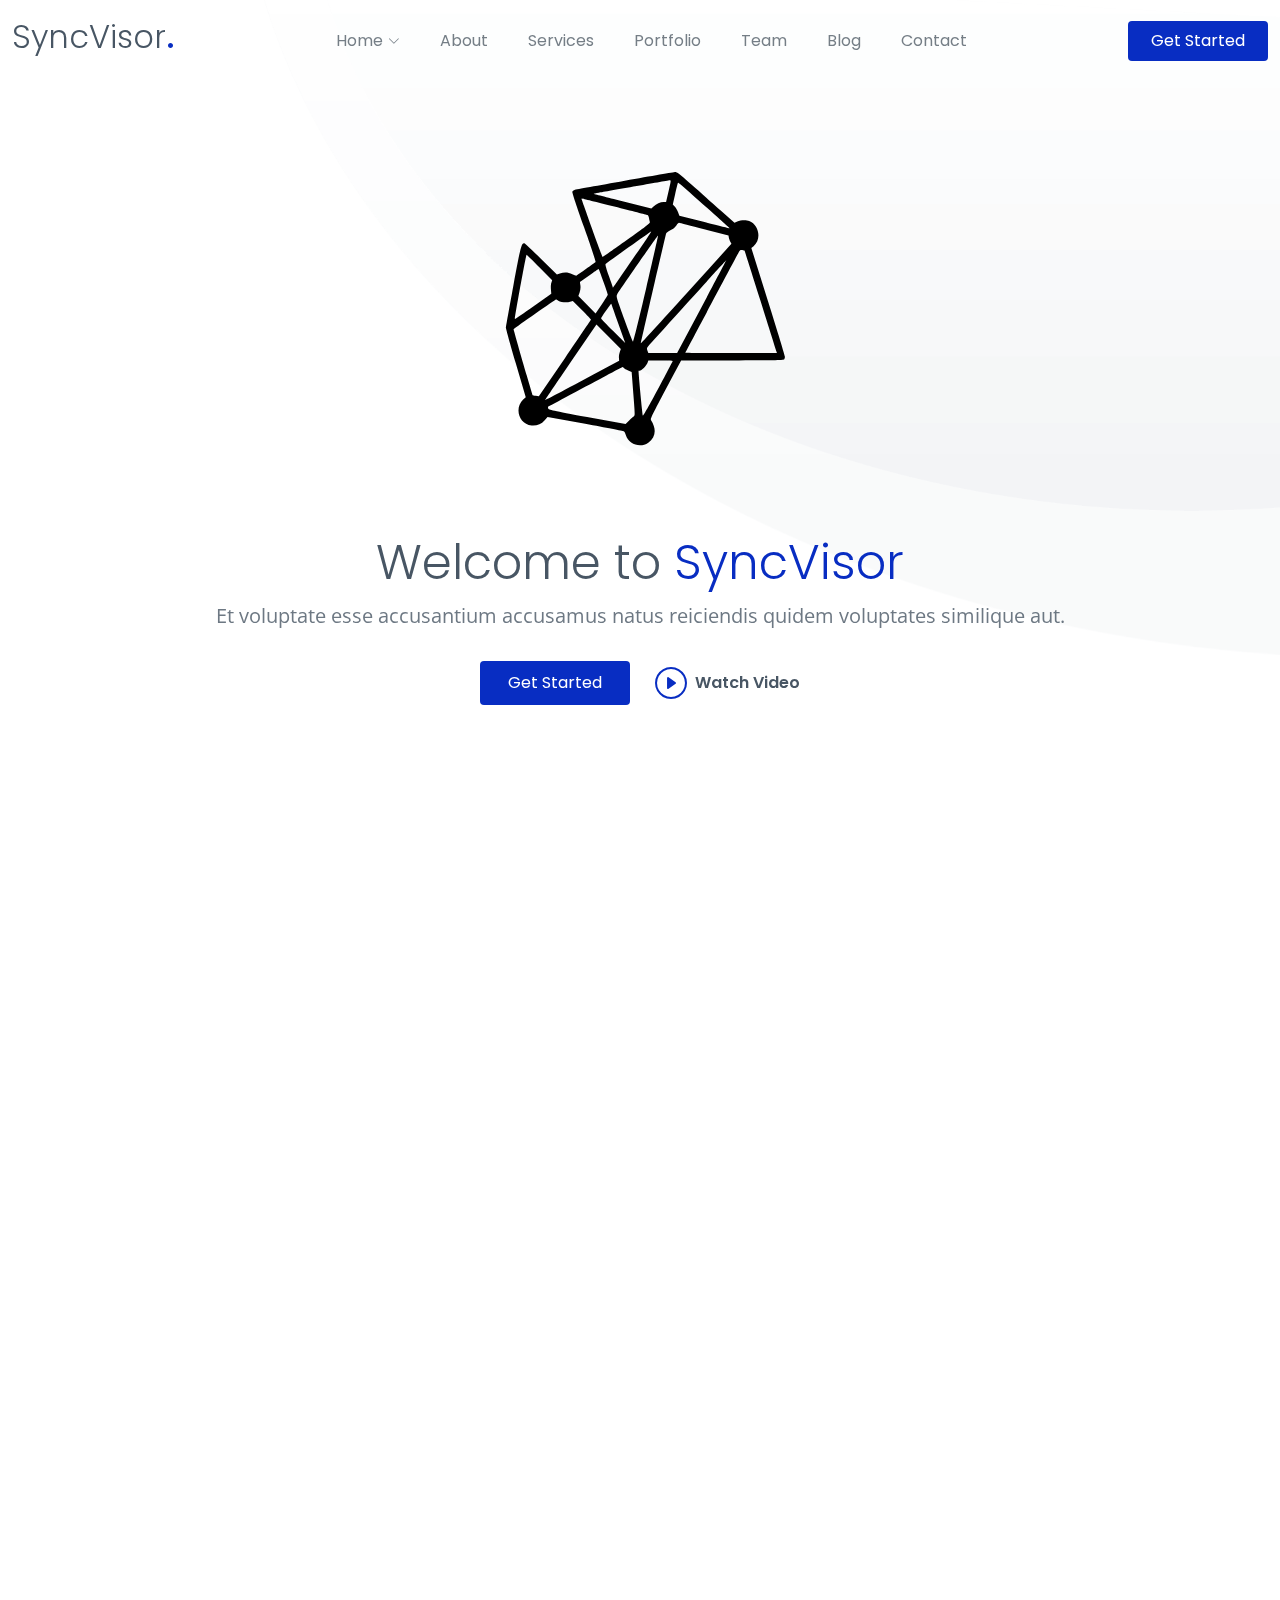
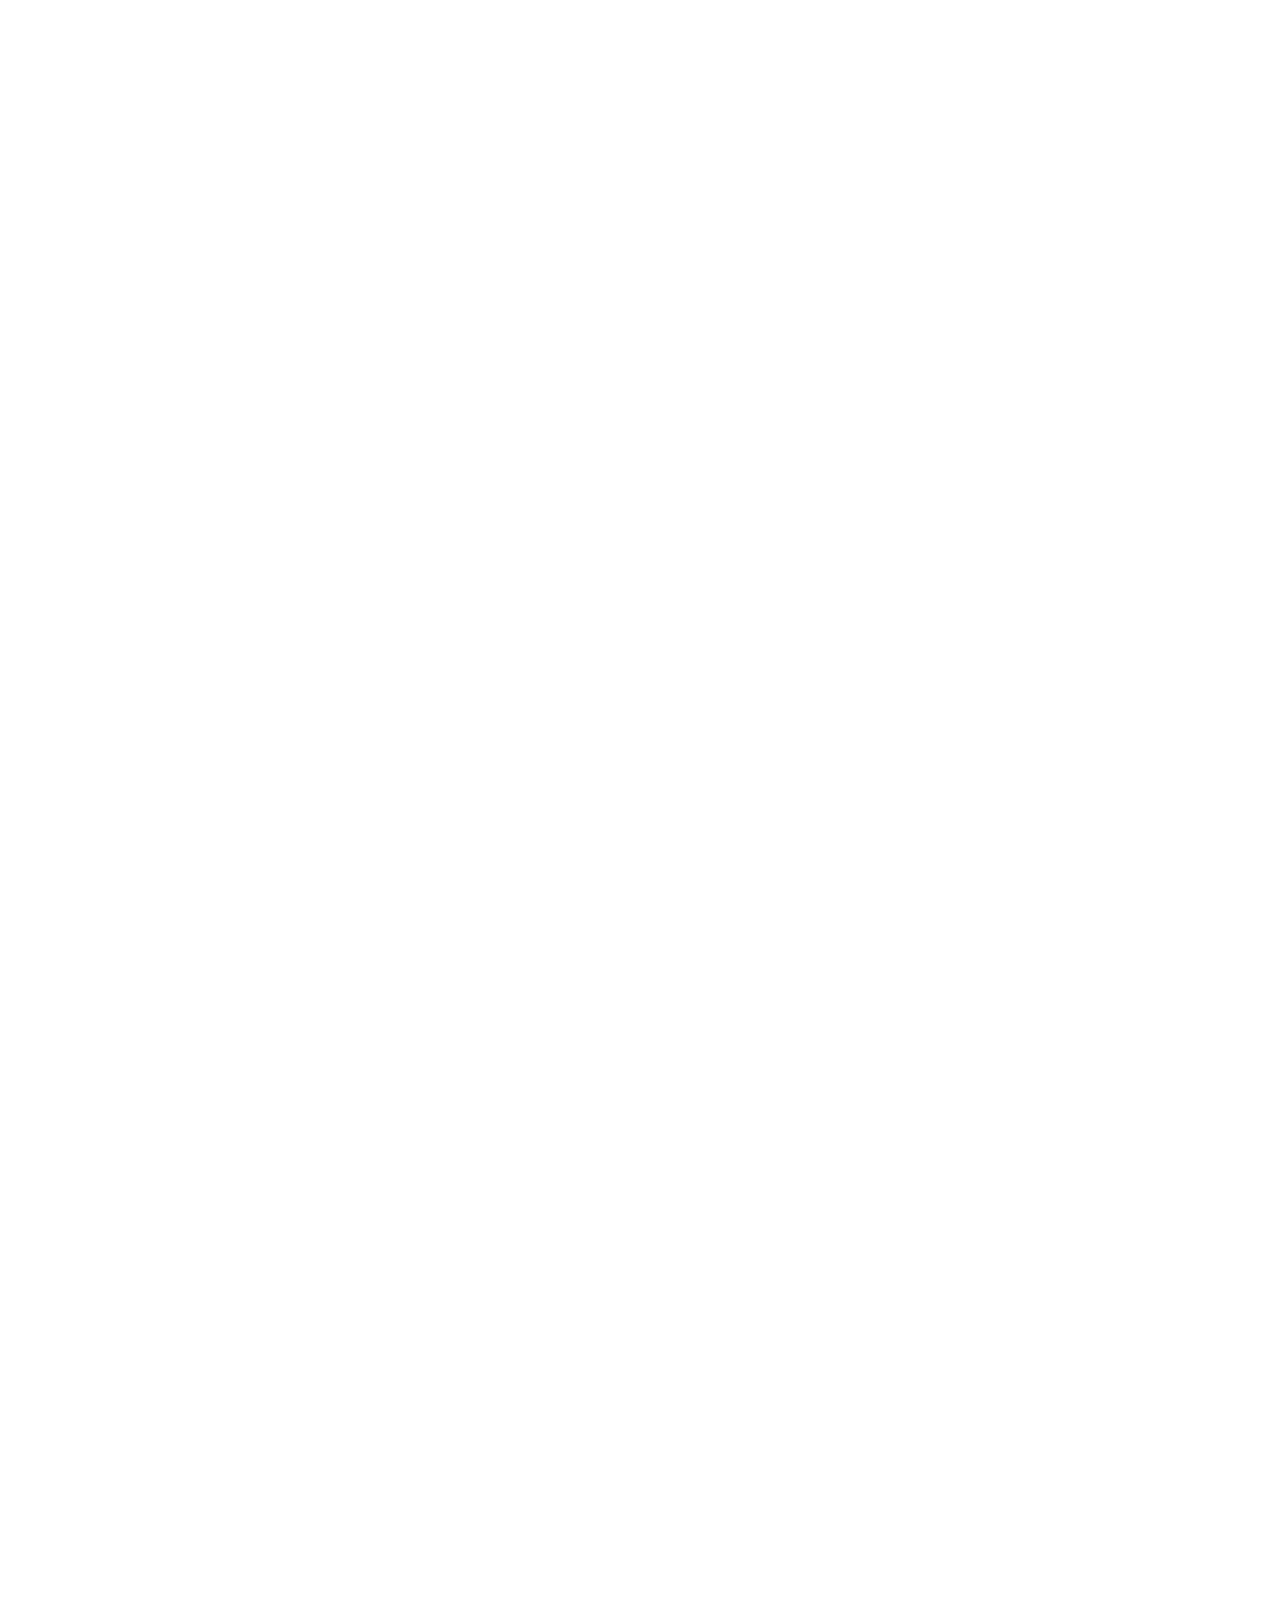
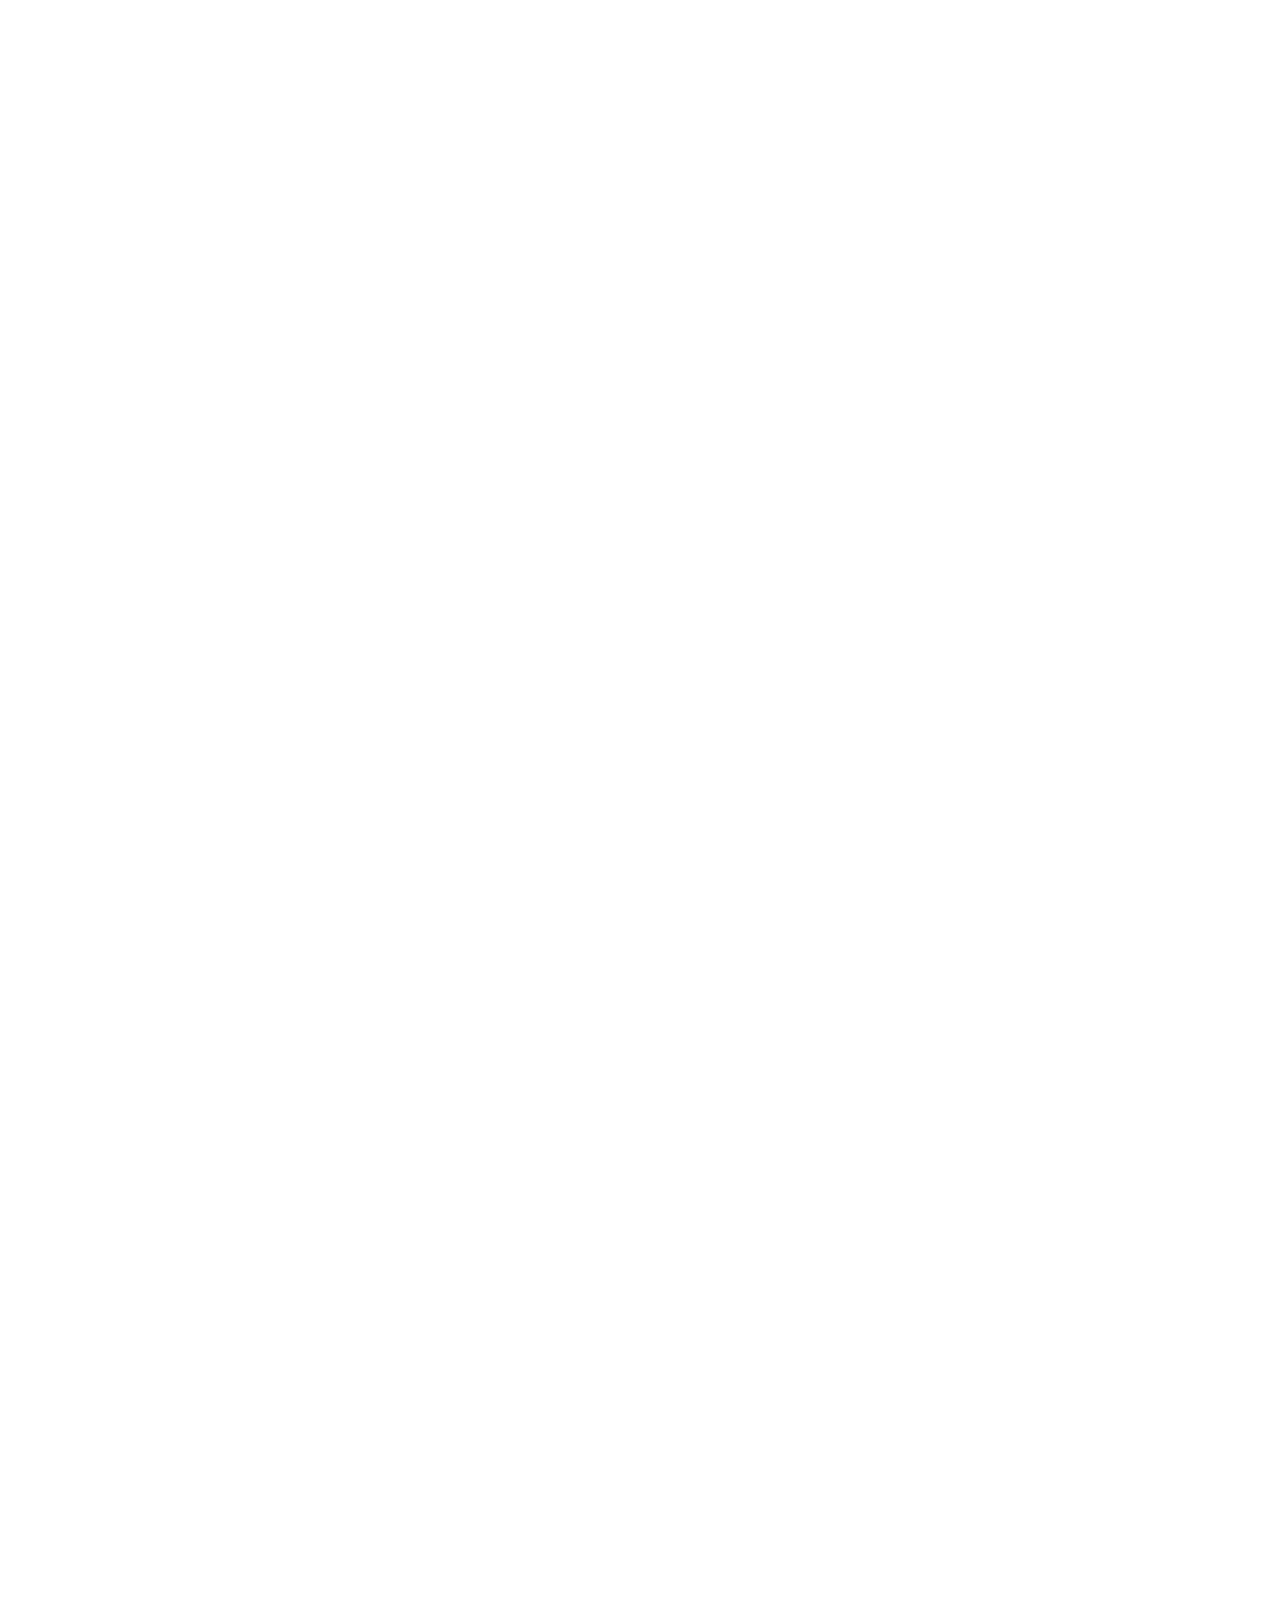
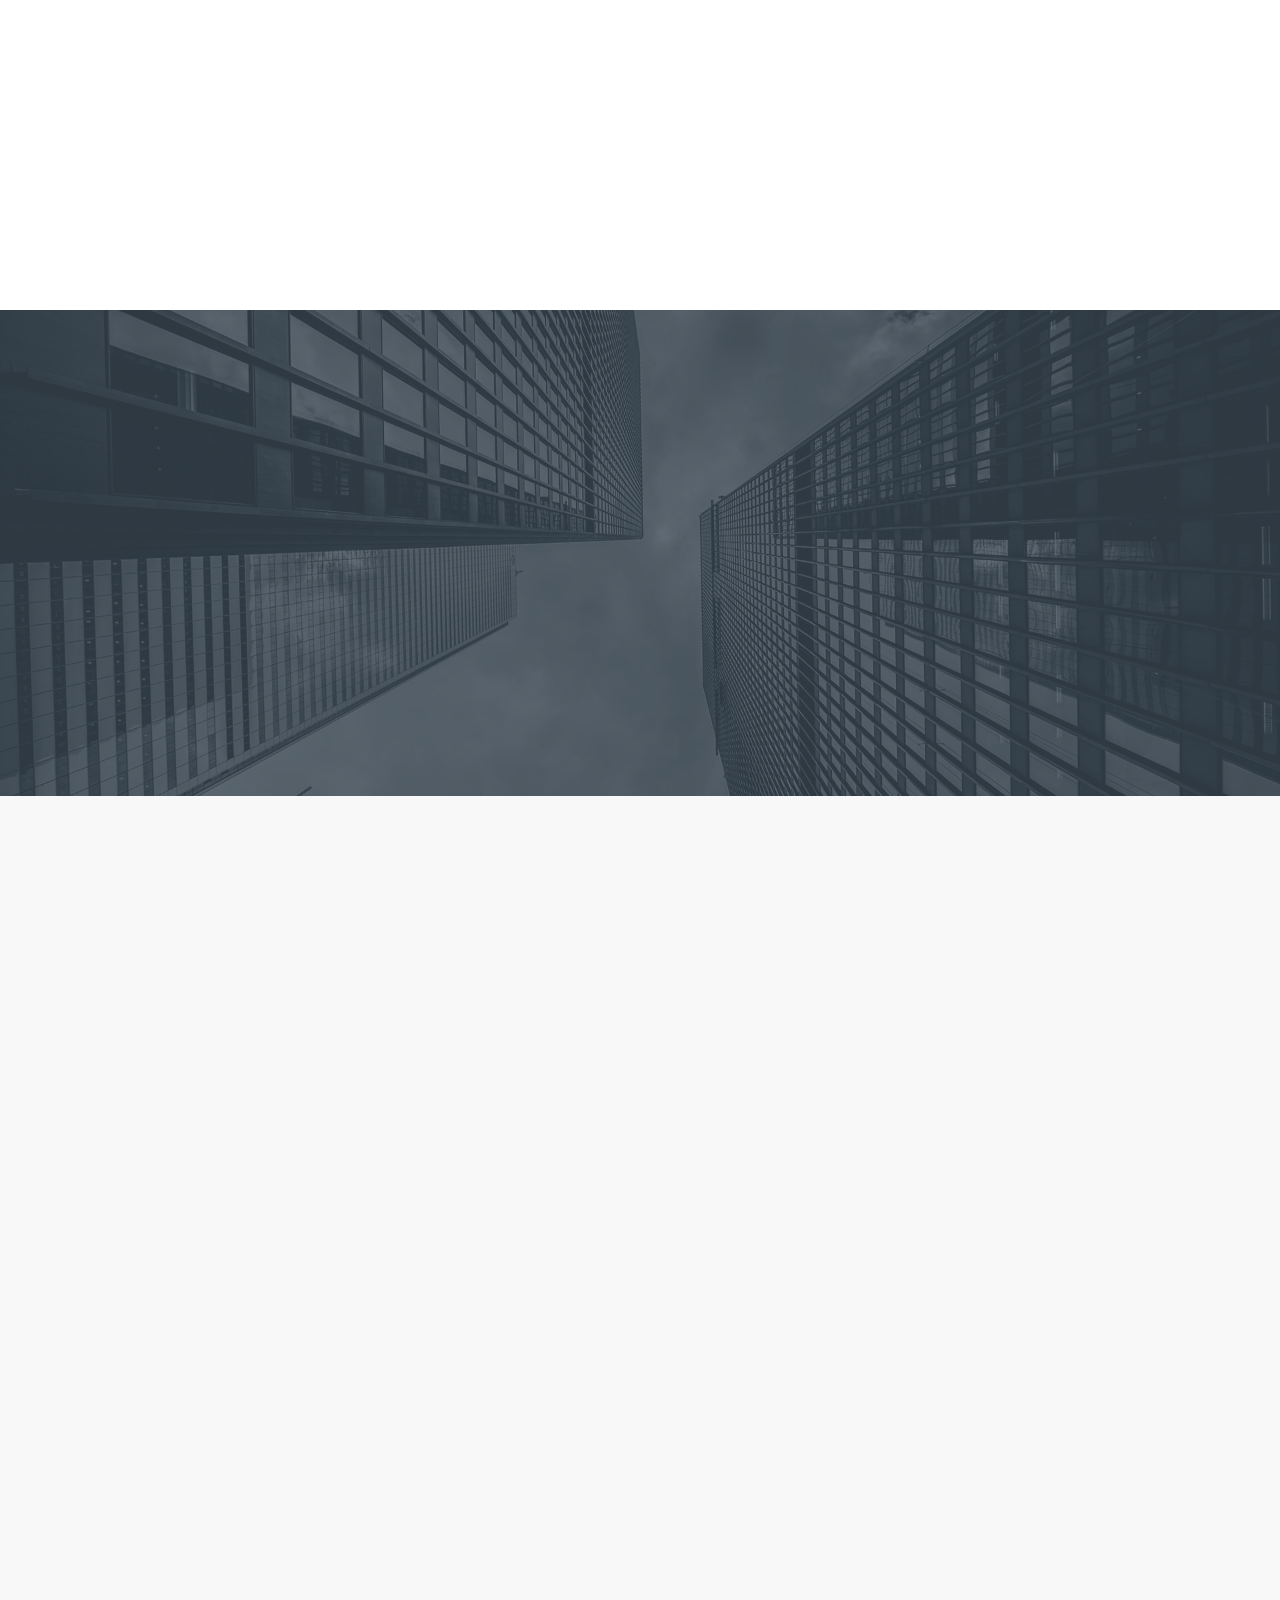
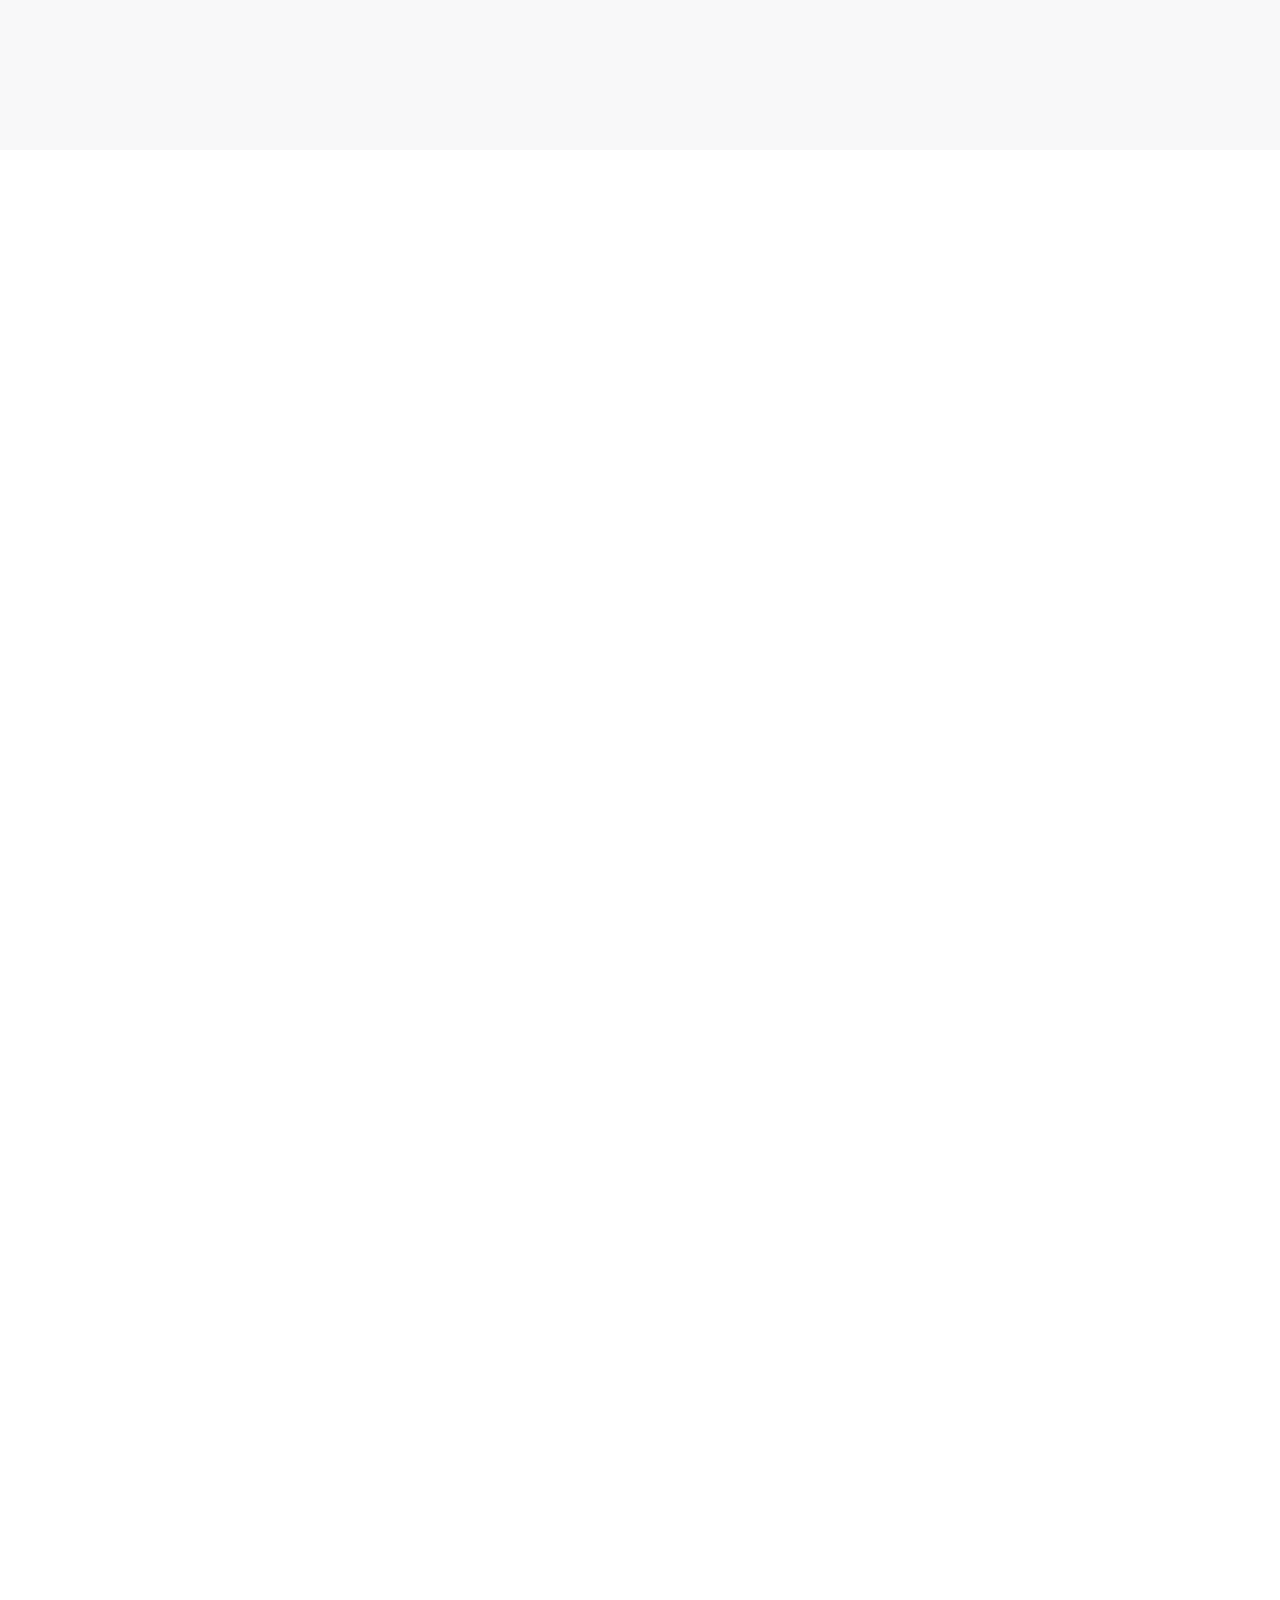
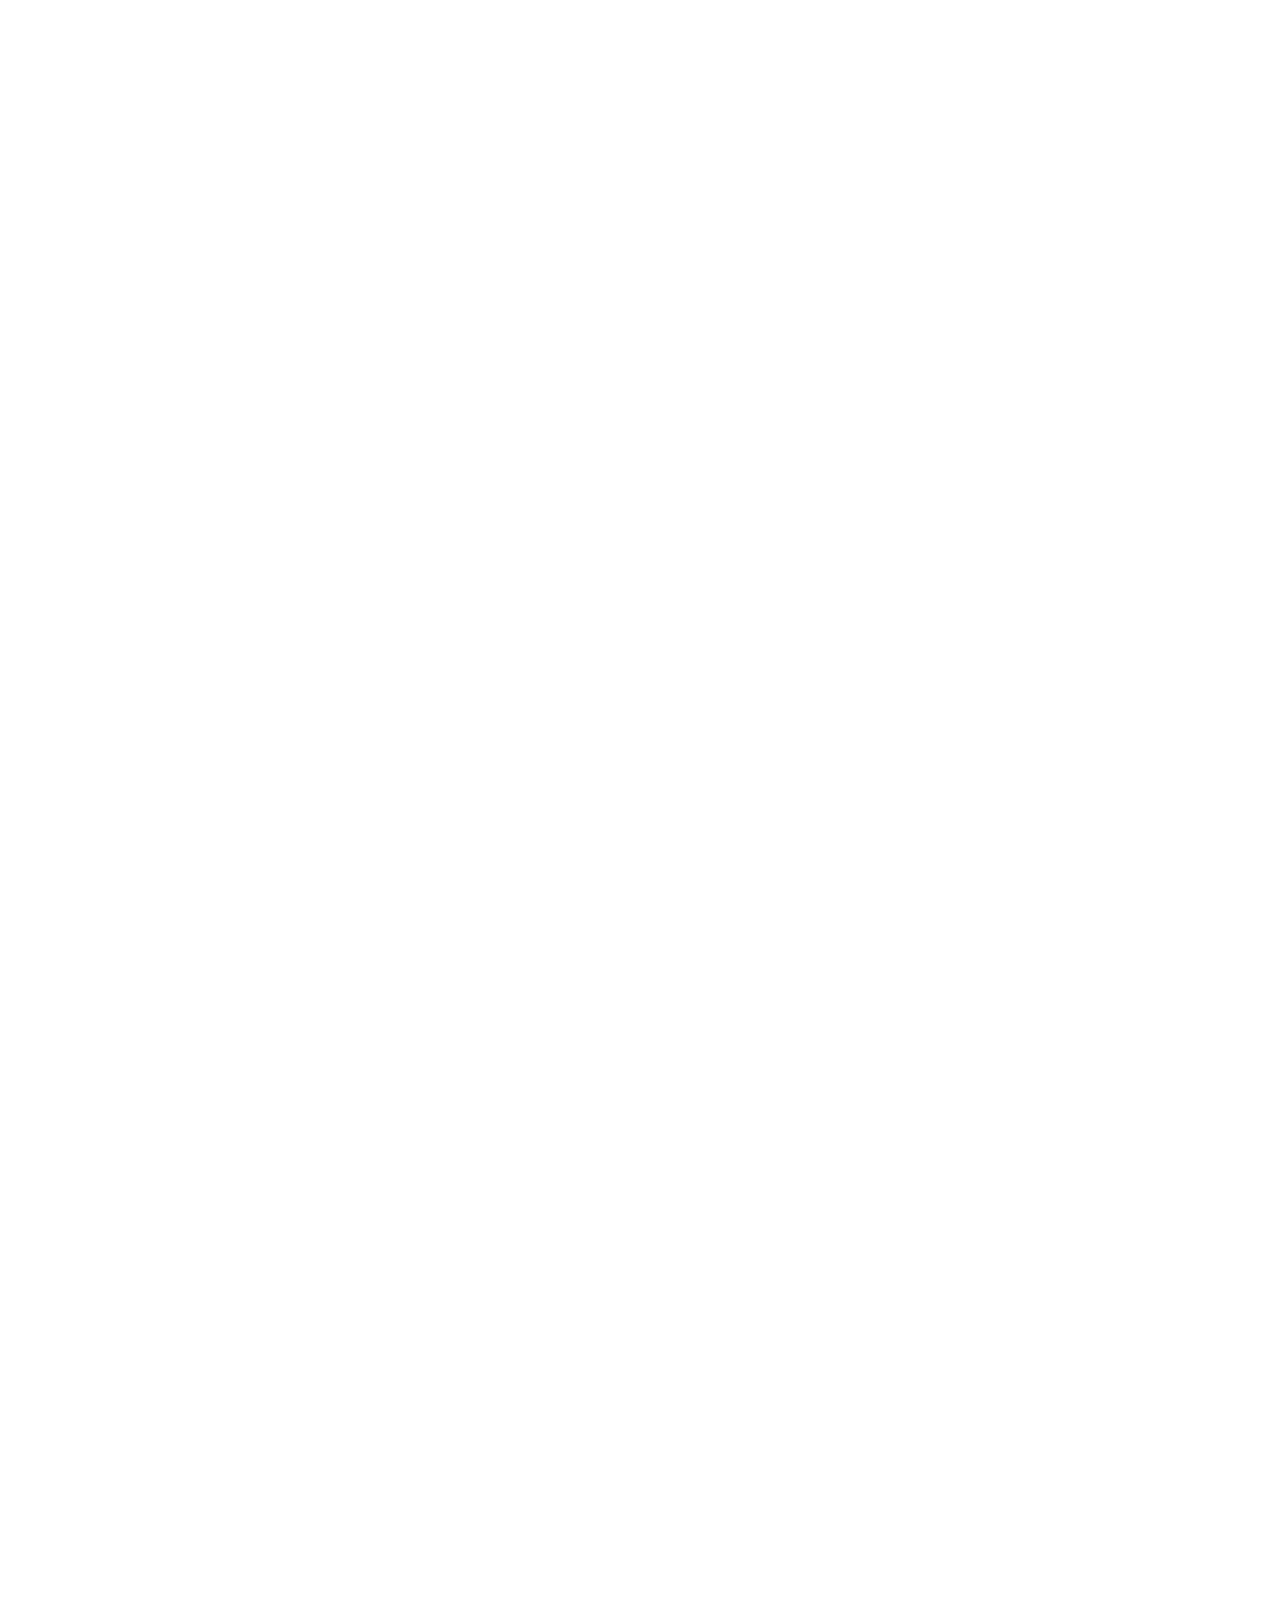
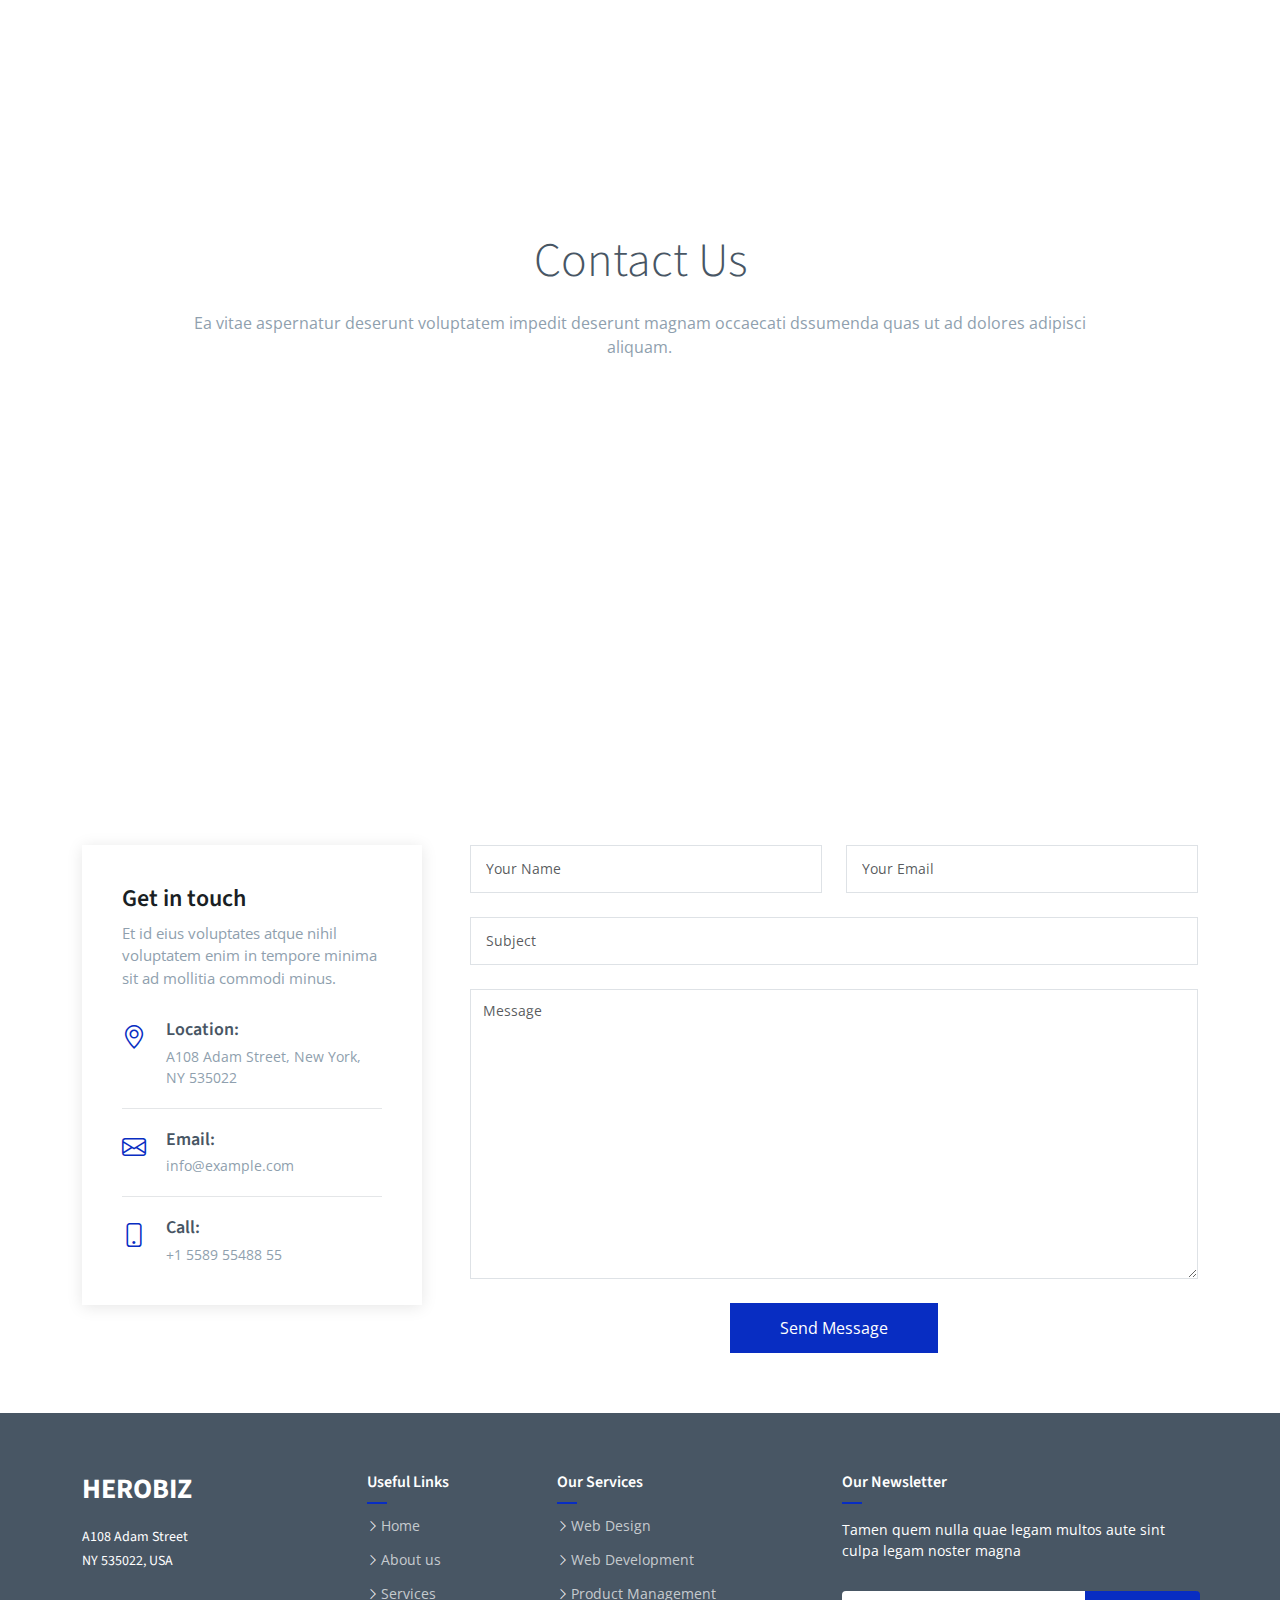
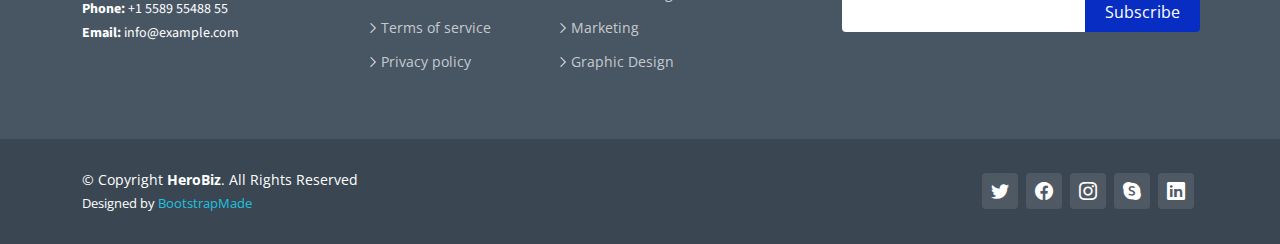
<file: index.html>
<!DOCTYPE html>
<html lang="en">

<head>
  <meta charset="utf-8">
  <meta content="width=device-width, initial-scale=1.0" name="viewport">

  <title>SyncVisor - Home 1</title>
  <meta content="" name="description">
  <meta content="" name="keywords">

  <!-- Favicons -->
  <link href="assets/img/favicon.png" rel="icon">
  <link href="assets/img/apple-touch-icon.png" rel="apple-touch-icon">

  <!-- Google Fonts -->
  <link rel="preconnect" href="https://fonts.googleapis.com">
  <link rel="preconnect" href="https://fonts.gstatic.com" crossorigin>
  <link href="https://fonts.googleapis.com/css2?family=Open+Sans:ital,wght@0,300;0,400;0,500;0,600;0,700;1,300;1,400;1,500;1,600;1,700&family=Poppins:ital,wght@0,300;0,400;0,500;0,600;0,700;1,300;1,400;1,500;1,600;1,700&family=Source+Sans+Pro:ital,wght@0,300;0,400;0,600;0,700;1,300;1,400;1,600;1,700&display=swap" rel="stylesheet">

  <!-- Vendor CSS Files -->
  <link href="assets/vendor/bootstrap/css/bootstrap.min.css" rel="stylesheet">
  <link href="assets/vendor/bootstrap-icons/bootstrap-icons.css" rel="stylesheet">
  <link href="assets/vendor/aos/aos.css" rel="stylesheet">
  <link href="assets/vendor/glightbox/css/glightbox.min.css" rel="stylesheet">
  <link href="assets/vendor/swiper/swiper-bundle.min.css" rel="stylesheet">

  <!-- Variables CSS Files. Uncomment your preferred color scheme -->
  <link href="assets/css/variables.css" rel="stylesheet">
  <!-- <link href="assets/css/variables-blue.css" rel="stylesheet"> -->
  <!-- <link href="assets/css/variables-green.css" rel="stylesheet"> -->
  <!-- <link href="assets/css/variables-orange.css" rel="stylesheet"> -->
  <!-- <link href="assets/css/variables-purple.css" rel="stylesheet"> -->
  <!-- <link href="assets/css/variables-red.css" rel="stylesheet"> -->
  <!-- <link href="assets/css/variables-pink.css" rel="stylesheet"> -->

  <!-- Template Main CSS File -->
  <link href="assets/css/main.css" rel="stylesheet">

  <!-- =======================================================
  * Template Name: HeroBiz
  * Updated: Jan 29 2024 with Bootstrap v5.3.2
  * Template URL: https://bootstrapmade.com/herobiz-bootstrap-business-template/
  * Author: BootstrapMade.com
  * License: https://bootstrapmade.com/license/
  ======================================================== -->
</head>

<body>

  <!-- ======= Header ======= -->
  <header id="header" class="header fixed-top" data-scrollto-offset="0">
    <div class="container-fluid d-flex align-items-center justify-content-between">

      <a href="index.html" class="logo d-flex align-items-center scrollto me-auto me-lg-0">
        <!-- Uncomment the line below if you also wish to use an image logo -->
        <!-- <img src="assets/img/logo.png" alt=""> -->
        <h1>SyncVisor<span>.</span></h1>
      </a>

      <nav id="navbar" class="navbar">
        <ul>

          <li class="dropdown"><a href="#"><span>Home</span> <i class="bi bi-chevron-down dropdown-indicator"></i></a>
            <ul>
              <li><a href="index.html" class="active">Home 1 - index.html</a></li>
              <li><a href="index-2.html">Home 2 - index-2.html</a></li>
              <li><a href="index-3.html">Home 3 - index-3.html</a></li>
              <li><a href="index-4.html">Home 4 - index-4.html</a></li>
            </ul>
          </li>

          <li><a class="nav-link scrollto" href="index.html#about">About</a></li>
          <li><a class="nav-link scrollto" href="index.html#services">Services</a></li>
          <li><a class="nav-link scrollto" href="index.html#portfolio">Portfolio</a></li>
          <li><a class="nav-link scrollto" href="index.html#team">Team</a></li>
          <li><a href="blog.html">Blog</a></li>
          
          <li><a class="nav-link scrollto" href="index.html#contact">Contact</a></li>
        </ul>
        <i class="bi bi-list mobile-nav-toggle d-none"></i>
      </nav><!-- .navbar -->

      <a class="btn-getstarted scrollto" href="index.html#about">Get Started</a>

    </div>
  </header><!-- End Header -->

  <section id="hero-animated" class="hero-animated d-flex align-items-center">
    <div class="container d-flex flex-column justify-content-center align-items-center text-center position-relative" data-aos="zoom-out">
      <img src="assets/img/hero-carousel/hero-carousel-3.svg" class="img-fluid animated">
      <h2>Welcome to <span>SyncVisor</span></h2>
      <p>Et voluptate esse accusantium accusamus natus reiciendis quidem voluptates similique aut.</p>
      <div class="d-flex">
        <a href="#about" class="btn-get-started scrollto">Get Started</a>
        <a href="https://www.youtube.com/watch?v=LXb3EKWsInQ" class="glightbox btn-watch-video d-flex align-items-center"><i class="bi bi-play-circle"></i><span>Watch Video</span></a>
      </div>
    </div>
  </section>

  <main id="main">

    <!-- ======= Featured Services Section ======= -->
    <section id="featured-services" class="featured-services">
      <div class="container">

        <div class="row gy-4">

          <div class="col-xl-3 col-md-6 d-flex" data-aos="zoom-out">
            <div class="service-item position-relative">
              <div class="icon"><i class="bi bi-activity icon"></i></div>
              <h4><a href="" class="stretched-link">Lorem Ipsum</a></h4>
              <p>Voluptatum deleniti atque corrupti quos dolores et quas molestias excepturi</p>
            </div>
          </div><!-- End Service Item -->

          <div class="col-xl-3 col-md-6 d-flex" data-aos="zoom-out" data-aos-delay="200">
            <div class="service-item position-relative">
              <div class="icon"><i class="bi bi-bounding-box-circles icon"></i></div>
              <h4><a href="" class="stretched-link">Sed ut perspici</a></h4>
              <p>Duis aute irure dolor in reprehenderit in voluptate velit esse cillum dolore</p>
            </div>
          </div><!-- End Service Item -->

          <div class="col-xl-3 col-md-6 d-flex" data-aos="zoom-out" data-aos-delay="400">
            <div class="service-item position-relative">
              <div class="icon"><i class="bi bi-calendar4-week icon"></i></div>
              <h4><a href="" class="stretched-link">Magni Dolores</a></h4>
              <p>Excepteur sint occaecat cupidatat non proident, sunt in culpa qui officia</p>
            </div>
          </div><!-- End Service Item -->

          <div class="col-xl-3 col-md-6 d-flex" data-aos="zoom-out" data-aos-delay="600">
            <div class="service-item position-relative">
              <div class="icon"><i class="bi bi-broadcast icon"></i></div>
              <h4><a href="" class="stretched-link">Nemo Enim</a></h4>
              <p>At vero eos et accusamus et iusto odio dignissimos ducimus qui blanditiis</p>
            </div>
          </div><!-- End Service Item -->

        </div>

      </div>
    </section><!-- End Featured Services Section -->

    <!-- ======= About Section ======= -->
    <section id="about" class="about">
      <div class="container" data-aos="fade-up">

        <div class="section-header">
          <h2>About Us</h2>
          <p>Architecto nobis eos vel nam quidem vitae temporibus voluptates qui hic deserunt iusto omnis nam voluptas asperiores sequi tenetur dolores incidunt enim voluptatem magnam cumque fuga.</p>
        </div>

        <div class="row g-4 g-lg-5" data-aos="fade-up" data-aos-delay="200">

          <div class="col-lg-5">
            <div class="about-img">
              <img src="assets/img/about.jpg" class="img-fluid" alt="">
            </div>
          </div>

          <div class="col-lg-7">
            <h3 class="pt-0 pt-lg-5">Neque officiis dolore maiores et exercitationem quae est seda lidera pat claero</h3>

            <!-- Tabs -->
            <ul class="nav nav-pills mb-3">
              <li><a class="nav-link active" data-bs-toggle="pill" href="#tab1">Saepe fuga</a></li>
              <li><a class="nav-link" data-bs-toggle="pill" href="#tab2">Voluptates</a></li>
              <li><a class="nav-link" data-bs-toggle="pill" href="#tab3">Corrupti</a></li>
            </ul><!-- End Tabs -->

            <!-- Tab Content -->
            <div class="tab-content">

              <div class="tab-pane fade show active" id="tab1">

                <p class="fst-italic">Consequuntur inventore voluptates consequatur aut vel et. Eos doloribus expedita. Sapiente atque consequatur minima nihil quae aspernatur quo suscipit voluptatem.</p>

                <div class="d-flex align-items-center mt-4">
                  <i class="bi bi-check2"></i>
                  <h4>Repudiandae rerum velit modi et officia quasi facilis</h4>
                </div>
                <p>Laborum omnis voluptates voluptas qui sit aliquam blanditiis. Sapiente minima commodi dolorum non eveniet magni quaerat nemo et.</p>

                <div class="d-flex align-items-center mt-4">
                  <i class="bi bi-check2"></i>
                  <h4>Incidunt non veritatis illum ea ut nisi</h4>
                </div>
                <p>Non quod totam minus repellendus autem sint velit. Rerum debitis facere soluta tenetur. Iure molestiae assumenda sunt qui inventore eligendi voluptates nisi at. Dolorem quo tempora. Quia et perferendis.</p>

                <div class="d-flex align-items-center mt-4">
                  <i class="bi bi-check2"></i>
                  <h4>Omnis ab quia nemo dignissimos rem eum quos..</h4>
                </div>
                <p>Eius alias aut cupiditate. Dolor voluptates animi ut blanditiis quos nam. Magnam officia aut ut alias quo explicabo ullam esse. Sunt magnam et dolorem eaque magnam odit enim quaerat. Vero error error voluptatem eum.</p>

              </div><!-- End Tab 1 Content -->

              <div class="tab-pane fade show" id="tab2">

                <p class="fst-italic">Consequuntur inventore voluptates consequatur aut vel et. Eos doloribus expedita. Sapiente atque consequatur minima nihil quae aspernatur quo suscipit voluptatem.</p>

                <div class="d-flex align-items-center mt-4">
                  <i class="bi bi-check2"></i>
                  <h4>Repudiandae rerum velit modi et officia quasi facilis</h4>
                </div>
                <p>Laborum omnis voluptates voluptas qui sit aliquam blanditiis. Sapiente minima commodi dolorum non eveniet magni quaerat nemo et.</p>

                <div class="d-flex align-items-center mt-4">
                  <i class="bi bi-check2"></i>
                  <h4>Incidunt non veritatis illum ea ut nisi</h4>
                </div>
                <p>Non quod totam minus repellendus autem sint velit. Rerum debitis facere soluta tenetur. Iure molestiae assumenda sunt qui inventore eligendi voluptates nisi at. Dolorem quo tempora. Quia et perferendis.</p>

                <div class="d-flex align-items-center mt-4">
                  <i class="bi bi-check2"></i>
                  <h4>Omnis ab quia nemo dignissimos rem eum quos..</h4>
                </div>
                <p>Eius alias aut cupiditate. Dolor voluptates animi ut blanditiis quos nam. Magnam officia aut ut alias quo explicabo ullam esse. Sunt magnam et dolorem eaque magnam odit enim quaerat. Vero error error voluptatem eum.</p>

              </div><!-- End Tab 2 Content -->

              <div class="tab-pane fade show" id="tab3">

                <p class="fst-italic">Consequuntur inventore voluptates consequatur aut vel et. Eos doloribus expedita. Sapiente atque consequatur minima nihil quae aspernatur quo suscipit voluptatem.</p>

                <div class="d-flex align-items-center mt-4">
                  <i class="bi bi-check2"></i>
                  <h4>Repudiandae rerum velit modi et officia quasi facilis</h4>
                </div>
                <p>Laborum omnis voluptates voluptas qui sit aliquam blanditiis. Sapiente minima commodi dolorum non eveniet magni quaerat nemo et.</p>

                <div class="d-flex align-items-center mt-4">
                  <i class="bi bi-check2"></i>
                  <h4>Incidunt non veritatis illum ea ut nisi</h4>
                </div>
                <p>Non quod totam minus repellendus autem sint velit. Rerum debitis facere soluta tenetur. Iure molestiae assumenda sunt qui inventore eligendi voluptates nisi at. Dolorem quo tempora. Quia et perferendis.</p>

                <div class="d-flex align-items-center mt-4">
                  <i class="bi bi-check2"></i>
                  <h4>Omnis ab quia nemo dignissimos rem eum quos..</h4>
                </div>
                <p>Eius alias aut cupiditate. Dolor voluptates animi ut blanditiis quos nam. Magnam officia aut ut alias quo explicabo ullam esse. Sunt magnam et dolorem eaque magnam odit enim quaerat. Vero error error voluptatem eum.</p>

              </div><!-- End Tab 3 Content -->

            </div>

          </div>

        </div>

      </div>
    </section><!-- End About Section -->

    <!-- ======= Clients Section ======= -->
    <section id="clients" class="clients">
      <div class="container" data-aos="zoom-out">

        <div class="clients-slider swiper">
          <div class="swiper-wrapper align-items-center">
            <div class="swiper-slide"><img src="assets/img/clients/client-1.png" class="img-fluid" alt=""></div>
            <div class="swiper-slide"><img src="assets/img/clients/client-2.png" class="img-fluid" alt=""></div>
            <div class="swiper-slide"><img src="assets/img/clients/client-3.png" class="img-fluid" alt=""></div>
            <div class="swiper-slide"><img src="assets/img/clients/client-4.png" class="img-fluid" alt=""></div>
            <div class="swiper-slide"><img src="assets/img/clients/client-5.png" class="img-fluid" alt=""></div>
            <div class="swiper-slide"><img src="assets/img/clients/client-6.png" class="img-fluid" alt=""></div>
            <div class="swiper-slide"><img src="assets/img/clients/client-7.png" class="img-fluid" alt=""></div>
            <div class="swiper-slide"><img src="assets/img/clients/client-8.png" class="img-fluid" alt=""></div>
          </div>
        </div>

      </div>
    </section><!-- End Clients Section -->

    <!-- ======= Call To Action Section ======= -->
    <section id="cta" class="cta">
      <div class="container" data-aos="zoom-out">

        <div class="row g-5">

          <div class="col-lg-8 col-md-6 content d-flex flex-column justify-content-center order-last order-md-first">
            <h3>Alias sunt quas <em>Cupiditate</em> oluptas hic minima</h3>
            <p> Duis aute irure dolor in reprehenderit in voluptate velit esse cillum dolore eu fugiat nulla pariatur. Excepteur sint occaecat cupidatat non proident, sunt in culpa qui officia deserunt mollit anim id est laborum.</p>
            <a class="cta-btn align-self-start" href="#">Call To Action</a>
          </div>

          <div class="col-lg-4 col-md-6 order-first order-md-last d-flex align-items-center">
            <div class="img">
              <img src="assets/img/cta.jpg" alt="" class="img-fluid">
            </div>
          </div>

        </div>

      </div>
    </section><!-- End Call To Action Section -->

    <!-- ======= On Focus Section ======= -->
    <section id="onfocus" class="onfocus">
      <div class="container-fluid p-0" data-aos="fade-up">

        <div class="row g-0">
          <div class="col-lg-6 video-play position-relative">
            <a href="https://www.youtube.com/watch?v=LXb3EKWsInQ" class="glightbox play-btn"></a>
          </div>
          <div class="col-lg-6">
            <div class="content d-flex flex-column justify-content-center h-100">
              <h3>Voluptatem dignissimos provident quasi corporis</h3>
              <p class="fst-italic">
                Lorem ipsum dolor sit amet, consectetur adipiscing elit, sed do eiusmod tempor incididunt ut labore et dolore
                magna aliqua.
              </p>
              <ul>
                <li><i class="bi bi-check-circle"></i> Ullamco laboris nisi ut aliquip ex ea commodo consequat.</li>
                <li><i class="bi bi-check-circle"></i> Duis aute irure dolor in reprehenderit in voluptate velit.</li>
                <li><i class="bi bi-check-circle"></i> Ullamco laboris nisi ut aliquip ex ea commodo consequat. Duis aute irure dolor in reprehenderit in voluptate trideta storacalaperda mastiro dolore eu fugiat nulla pariatur.</li>
              </ul>
              <a href="#" class="read-more align-self-start"><span>Read More</span><i class="bi bi-arrow-right"></i></a>
            </div>
          </div>
        </div>

      </div>
    </section><!-- End On Focus Section -->

    <!-- ======= Features Section ======= -->
    <section id="features" class="features">
      <div class="container" data-aos="fade-up">

        <ul class="nav nav-tabs row gy-4 d-flex">

          <li class="nav-item col-6 col-md-4 col-lg-2">
            <a class="nav-link active show" data-bs-toggle="tab" data-bs-target="#tab-1">
              <i class="bi bi-binoculars color-cyan"></i>
              <h4>Modinest</h4>
            </a>
          </li><!-- End Tab 1 Nav -->

          <li class="nav-item col-6 col-md-4 col-lg-2">
            <a class="nav-link" data-bs-toggle="tab" data-bs-target="#tab-2">
              <i class="bi bi-box-seam color-indigo"></i>
              <h4>Undaesenti</h4>
            </a>
          </li><!-- End Tab 2 Nav -->

          <li class="nav-item col-6 col-md-4 col-lg-2">
            <a class="nav-link" data-bs-toggle="tab" data-bs-target="#tab-3">
              <i class="bi bi-brightness-high color-teal"></i>
              <h4>Pariatur</h4>
            </a>
          </li><!-- End Tab 3 Nav -->

          <li class="nav-item col-6 col-md-4 col-lg-2">
            <a class="nav-link" data-bs-toggle="tab" data-bs-target="#tab-4">
              <i class="bi bi-command color-red"></i>
              <h4>Nostrum</h4>
            </a>
          </li><!-- End Tab 4 Nav -->

          <li class="nav-item col-6 col-md-4 col-lg-2">
            <a class="nav-link" data-bs-toggle="tab" data-bs-target="#tab-5">
              <i class="bi bi-easel color-blue"></i>
              <h4>Adipiscing</h4>
            </a>
          </li><!-- End Tab 5 Nav -->

          <li class="nav-item col-6 col-md-4 col-lg-2">
            <a class="nav-link" data-bs-toggle="tab" data-bs-target="#tab-6">
              <i class="bi bi-map color-orange"></i>
              <h4>Reprehit</h4>
            </a>
          </li><!-- End Tab 6 Nav -->

        </ul>

        <div class="tab-content">

          <div class="tab-pane active show" id="tab-1">
            <div class="row gy-4">
              <div class="col-lg-8 order-2 order-lg-1" data-aos="fade-up" data-aos-delay="100">
                <h3>Modinest</h3>
                <p class="fst-italic">
                  Lorem ipsum dolor sit amet, consectetur adipiscing elit, sed do eiusmod tempor incididunt ut labore et dolore
                  magna aliqua.
                </p>
                <ul>
                  <li><i class="bi bi-check-circle-fill"></i> Ullamco laboris nisi ut aliquip ex ea commodo consequat.</li>
                  <li><i class="bi bi-check-circle-fill"></i> Duis aute irure dolor in reprehenderit in voluptate velit.</li>
                  <li><i class="bi bi-check-circle-fill"></i> Ullamco laboris nisi ut aliquip ex ea commodo consequat. Duis aute irure dolor in reprehenderit in voluptate trideta storacalaperda mastiro dolore eu fugiat nulla pariatur.</li>
                </ul>
                <p>
                  Ullamco laboris nisi ut aliquip ex ea commodo consequat. Duis aute irure dolor in reprehenderit in voluptate
                  velit esse cillum dolore eu fugiat nulla pariatur. Excepteur sint occaecat cupidatat non proident, sunt in
                  culpa qui officia deserunt mollit anim id est laborum
                </p>
              </div>
              <div class="col-lg-4 order-1 order-lg-2 text-center" data-aos="fade-up" data-aos-delay="200">
                <img src="assets/img/features-1.svg" alt="" class="img-fluid">
              </div>
            </div>
          </div><!-- End Tab Content 1 -->

          <div class="tab-pane" id="tab-2">
            <div class="row gy-4">
              <div class="col-lg-8 order-2 order-lg-1">
                <h3>Undaesenti</h3>
                <p>
                  Ullamco laboris nisi ut aliquip ex ea commodo consequat. Duis aute irure dolor in reprehenderit in voluptate
                  velit esse cillum dolore eu fugiat nulla pariatur. Excepteur sint occaecat cupidatat non proident, sunt in
                  culpa qui officia deserunt mollit anim id est laborum
                </p>
                <p class="fst-italic">
                  Lorem ipsum dolor sit amet, consectetur adipiscing elit, sed do eiusmod tempor incididunt ut labore et dolore
                  magna aliqua.
                </p>
                <ul>
                  <li><i class="bi bi-check-circle-fill"></i> Ullamco laboris nisi ut aliquip ex ea commodo consequat.</li>
                  <li><i class="bi bi-check-circle-fill"></i> Duis aute irure dolor in reprehenderit in voluptate velit.</li>
                  <li><i class="bi bi-check-circle-fill"></i> Provident mollitia neque rerum asperiores dolores quos qui a. Ipsum neque dolor voluptate nisi sed.</li>
                  <li><i class="bi bi-check-circle-fill"></i> Ullamco laboris nisi ut aliquip ex ea commodo consequat. Duis aute irure dolor in reprehenderit in voluptate trideta storacalaperda mastiro dolore eu fugiat nulla pariatur.</li>
                </ul>
              </div>
              <div class="col-lg-4 order-1 order-lg-2 text-center">
                <img src="assets/img/features-2.svg" alt="" class="img-fluid">
              </div>
            </div>
          </div><!-- End Tab Content 2 -->

          <div class="tab-pane" id="tab-3">
            <div class="row gy-4">
              <div class="col-lg-8 order-2 order-lg-1">
                <h3>Pariatur</h3>
                <p>
                  Ullamco laboris nisi ut aliquip ex ea commodo consequat. Duis aute irure dolor in reprehenderit in voluptate
                  velit esse cillum dolore eu fugiat nulla pariatur. Excepteur sint occaecat cupidatat non proident, sunt in
                  culpa qui officia deserunt mollit anim id est laborum
                </p>
                <ul>
                  <li><i class="bi bi-check-circle-fill"></i> Ullamco laboris nisi ut aliquip ex ea commodo consequat.</li>
                  <li><i class="bi bi-check-circle-fill"></i> Duis aute irure dolor in reprehenderit in voluptate velit.</li>
                  <li><i class="bi bi-check-circle-fill"></i> Provident mollitia neque rerum asperiores dolores quos qui a. Ipsum neque dolor voluptate nisi sed.</li>
                </ul>
                <p class="fst-italic">
                  Lorem ipsum dolor sit amet, consectetur adipiscing elit, sed do eiusmod tempor incididunt ut labore et dolore
                  magna aliqua.
                </p>
              </div>
              <div class="col-lg-4 order-1 order-lg-2 text-center">
                <img src="assets/img/features-3.svg" alt="" class="img-fluid">
              </div>
            </div>
          </div><!-- End Tab Content 3 -->

          <div class="tab-pane" id="tab-4">
            <div class="row gy-4">
              <div class="col-lg-8 order-2 order-lg-1">
                <h3>Nostrum</h3>
                <p>
                  Ullamco laboris nisi ut aliquip ex ea commodo consequat. Duis aute irure dolor in reprehenderit in voluptate
                  velit esse cillum dolore eu fugiat nulla pariatur. Excepteur sint occaecat cupidatat non proident, sunt in
                  culpa qui officia deserunt mollit anim id est laborum
                </p>
                <p class="fst-italic">
                  Lorem ipsum dolor sit amet, consectetur adipiscing elit, sed do eiusmod tempor incididunt ut labore et dolore
                  magna aliqua.
                </p>
                <ul>
                  <li><i class="bi bi-check-circle-fill"></i> Ullamco laboris nisi ut aliquip ex ea commodo consequat.</li>
                  <li><i class="bi bi-check-circle-fill"></i> Duis aute irure dolor in reprehenderit in voluptate velit.</li>
                  <li><i class="bi bi-check-circle-fill"></i> Ullamco laboris nisi ut aliquip ex ea commodo consequat. Duis aute irure dolor in reprehenderit in voluptate trideta storacalaperda mastiro dolore eu fugiat nulla pariatur.</li>
                </ul>
              </div>
              <div class="col-lg-4 order-1 order-lg-2 text-center">
                <img src="assets/img/features-4.svg" alt="" class="img-fluid">
              </div>
            </div>
          </div><!-- End Tab Content 4 -->

          <div class="tab-pane" id="tab-5">
            <div class="row gy-4">
              <div class="col-lg-8 order-2 order-lg-1">
                <h3>Adipiscing</h3>
                <p>
                  Ullamco laboris nisi ut aliquip ex ea commodo consequat. Duis aute irure dolor in reprehenderit in voluptate
                  velit esse cillum dolore eu fugiat nulla pariatur. Excepteur sint occaecat cupidatat non proident, sunt in
                  culpa qui officia deserunt mollit anim id est laborum
                </p>
                <p class="fst-italic">
                  Lorem ipsum dolor sit amet, consectetur adipiscing elit, sed do eiusmod tempor incididunt ut labore et dolore
                  magna aliqua.
                </p>
                <ul>
                  <li><i class="bi bi-check-circle-fill"></i> Ullamco laboris nisi ut aliquip ex ea commodo consequat.</li>
                  <li><i class="bi bi-check-circle-fill"></i> Duis aute irure dolor in reprehenderit in voluptate velit.</li>
                  <li><i class="bi bi-check-circle-fill"></i> Ullamco laboris nisi ut aliquip ex ea commodo consequat. Duis aute irure dolor in reprehenderit in voluptate trideta storacalaperda mastiro dolore eu fugiat nulla pariatur.</li>
                </ul>
              </div>
              <div class="col-lg-4 order-1 order-lg-2 text-center">
                <img src="assets/img/features-5.svg" alt="" class="img-fluid">
              </div>
            </div>
          </div><!-- End Tab Content 5 -->

          <div class="tab-pane" id="tab-6">
            <div class="row gy-4">
              <div class="col-lg-8 order-2 order-lg-1">
                <h3>Reprehit</h3>
                <p>
                  Ullamco laboris nisi ut aliquip ex ea commodo consequat. Duis aute irure dolor in reprehenderit in voluptate
                  velit esse cillum dolore eu fugiat nulla pariatur. Excepteur sint occaecat cupidatat non proident, sunt in
                  culpa qui officia deserunt mollit anim id est laborum
                </p>
                <p class="fst-italic">
                  Lorem ipsum dolor sit amet, consectetur adipiscing elit, sed do eiusmod tempor incididunt ut labore et dolore
                  magna aliqua.
                </p>
                <ul>
                  <li><i class="bi bi-check-circle-fill"></i> Ullamco laboris nisi ut aliquip ex ea commodo consequat.</li>
                  <li><i class="bi bi-check-circle-fill"></i> Duis aute irure dolor in reprehenderit in voluptate velit.</li>
                  <li><i class="bi bi-check-circle-fill"></i> Ullamco laboris nisi ut aliquip ex ea commodo consequat. Duis aute irure dolor in reprehenderit in voluptate trideta storacalaperda mastiro dolore eu fugiat nulla pariatur.</li>
                </ul>
              </div>
              <div class="col-lg-4 order-1 order-lg-2 text-center">
                <img src="assets/img/features-6.svg" alt="" class="img-fluid">
              </div>
            </div>
          </div><!-- End Tab Content 6 -->

        </div>

      </div>
    </section><!-- End Features Section -->

    <!-- ======= Services Section ======= -->
    <section id="services" class="services">
      <div class="container" data-aos="fade-up">

        <div class="section-header">
          <h2>Our Services</h2>
          <p>Ea vitae aspernatur deserunt voluptatem impedit deserunt magnam occaecati dssumenda quas ut ad dolores adipisci aliquam.</p>
        </div>

        <div class="row gy-5">

          <div class="col-xl-4 col-md-6" data-aos="zoom-in" data-aos-delay="200">
            <div class="service-item">
              <div class="img">
                <img src="assets/img/services-1.jpg" class="img-fluid" alt="">
              </div>
              <div class="details position-relative">
                <div class="icon">
                  <i class="bi bi-activity"></i>
                </div>
                <a href="#" class="stretched-link">
                  <h3>Nesciunt Mete</h3>
                </a>
                <p>Provident nihil minus qui consequatur non omnis maiores. Eos accusantium minus dolores iure perferendis.</p>
              </div>
            </div>
          </div><!-- End Service Item -->

          <div class="col-xl-4 col-md-6" data-aos="zoom-in" data-aos-delay="300">
            <div class="service-item">
              <div class="img">
                <img src="assets/img/services-2.jpg" class="img-fluid" alt="">
              </div>
              <div class="details position-relative">
                <div class="icon">
                  <i class="bi bi-broadcast"></i>
                </div>
                <a href="#" class="stretched-link">
                  <h3>Eosle Commodi</h3>
                </a>
                <p>Ut autem aut autem non a. Sint sint sit facilis nam iusto sint. Libero corrupti neque eum hic non ut nesciunt dolorem.</p>
              </div>
            </div>
          </div><!-- End Service Item -->

          <div class="col-xl-4 col-md-6" data-aos="zoom-in" data-aos-delay="400">
            <div class="service-item">
              <div class="img">
                <img src="assets/img/services-3.jpg" class="img-fluid" alt="">
              </div>
              <div class="details position-relative">
                <div class="icon">
                  <i class="bi bi-easel"></i>
                </div>
                <a href="#" class="stretched-link">
                  <h3>Ledo Markt</h3>
                </a>
                <p>Ut excepturi voluptatem nisi sed. Quidem fuga consequatur. Minus ea aut. Vel qui id voluptas adipisci eos earum corrupti.</p>
              </div>
            </div>
          </div><!-- End Service Item -->

          <div class="col-xl-4 col-md-6" data-aos="zoom-in" data-aos-delay="500">
            <div class="service-item">
              <div class="img">
                <img src="assets/img/services-4.jpg" class="img-fluid" alt="">
              </div>
              <div class="details position-relative">
                <div class="icon">
                  <i class="bi bi-bounding-box-circles"></i>
                </div>
                <a href="#" class="stretched-link">
                  <h3>Asperiores Commodit</h3>
                </a>
                <p>Non et temporibus minus omnis sed dolor esse consequatur. Cupiditate sed error ea fuga sit provident adipisci neque.</p>
                <a href="#" class="stretched-link"></a>
              </div>
            </div>
          </div><!-- End Service Item -->

          <div class="col-xl-4 col-md-6" data-aos="zoom-in" data-aos-delay="600">
            <div class="service-item">
              <div class="img">
                <img src="assets/img/services-5.jpg" class="img-fluid" alt="">
              </div>
              <div class="details position-relative">
                <div class="icon">
                  <i class="bi bi-calendar4-week"></i>
                </div>
                <a href="#" class="stretched-link">
                  <h3>Velit Doloremque</h3>
                </a>
                <p>Cumque et suscipit saepe. Est maiores autem enim facilis ut aut ipsam corporis aut. Sed animi at autem alias eius labore.</p>
                <a href="#" class="stretched-link"></a>
              </div>
            </div>
          </div><!-- End Service Item -->

          <div class="col-xl-4 col-md-6" data-aos="zoom-in" data-aos-delay="700">
            <div class="service-item">
              <div class="img">
                <img src="assets/img/services-6.jpg" class="img-fluid" alt="">
              </div>
              <div class="details position-relative">
                <div class="icon">
                  <i class="bi bi-chat-square-text"></i>
                </div>
                <a href="#" class="stretched-link">
                  <h3>Dolori Architecto</h3>
                </a>
                <p>Hic molestias ea quibusdam eos. Fugiat enim doloremque aut neque non et debitis iure. Corrupti recusandae ducimus enim.</p>
                <a href="#" class="stretched-link"></a>
              </div>
            </div>
          </div><!-- End Service Item -->

        </div>

      </div>
    </section><!-- End Services Section -->

    <!-- ======= Testimonials Section ======= -->
    <section id="testimonials" class="testimonials">
      <div class="container" data-aos="fade-up">

        <div class="testimonials-slider swiper">
          <div class="swiper-wrapper">

            <div class="swiper-slide">
              <div class="testimonial-item">
                <img src="assets/img/testimonials/testimonials-1.jpg" class="testimonial-img" alt="">
                <h3>Saul Goodman</h3>
                <h4>Ceo &amp; Founder</h4>
                <div class="stars">
                  <i class="bi bi-star-fill"></i><i class="bi bi-star-fill"></i><i class="bi bi-star-fill"></i><i class="bi bi-star-fill"></i><i class="bi bi-star-fill"></i>
                </div>
                <p>
                  <i class="bi bi-quote quote-icon-left"></i>
                  Proin iaculis purus consequat sem cure digni ssim donec porttitora entum suscipit rhoncus. Accusantium quam, ultricies eget id, aliquam eget nibh et. Maecen aliquam, risus at semper.
                  <i class="bi bi-quote quote-icon-right"></i>
                </p>
              </div>
            </div><!-- End testimonial item -->

            <div class="swiper-slide">
              <div class="testimonial-item">
                <img src="assets/img/testimonials/testimonials-2.jpg" class="testimonial-img" alt="">
                <h3>Sara Wilsson</h3>
                <h4>Designer</h4>
                <div class="stars">
                  <i class="bi bi-star-fill"></i><i class="bi bi-star-fill"></i><i class="bi bi-star-fill"></i><i class="bi bi-star-fill"></i><i class="bi bi-star-fill"></i>
                </div>
                <p>
                  <i class="bi bi-quote quote-icon-left"></i>
                  Export tempor illum tamen malis malis eram quae irure esse labore quem cillum quid cillum eram malis quorum velit fore eram velit sunt aliqua noster fugiat irure amet legam anim culpa.
                  <i class="bi bi-quote quote-icon-right"></i>
                </p>
              </div>
            </div><!-- End testimonial item -->

            <div class="swiper-slide">
              <div class="testimonial-item">
                <img src="assets/img/testimonials/testimonials-3.jpg" class="testimonial-img" alt="">
                <h3>Jena Karlis</h3>
                <h4>Store Owner</h4>
                <div class="stars">
                  <i class="bi bi-star-fill"></i><i class="bi bi-star-fill"></i><i class="bi bi-star-fill"></i><i class="bi bi-star-fill"></i><i class="bi bi-star-fill"></i>
                </div>
                <p>
                  <i class="bi bi-quote quote-icon-left"></i>
                  Enim nisi quem export duis labore cillum quae magna enim sint quorum nulla quem veniam duis minim tempor labore quem eram duis noster aute amet eram fore quis sint minim.
                  <i class="bi bi-quote quote-icon-right"></i>
                </p>
              </div>
            </div><!-- End testimonial item -->

            <div class="swiper-slide">
              <div class="testimonial-item">
                <img src="assets/img/testimonials/testimonials-4.jpg" class="testimonial-img" alt="">
                <h3>Matt Brandon</h3>
                <h4>Freelancer</h4>
                <div class="stars">
                  <i class="bi bi-star-fill"></i><i class="bi bi-star-fill"></i><i class="bi bi-star-fill"></i><i class="bi bi-star-fill"></i><i class="bi bi-star-fill"></i>
                </div>
                <p>
                  <i class="bi bi-quote quote-icon-left"></i>
                  Fugiat enim eram quae cillum dolore dolor amet nulla culpa multos export minim fugiat minim velit minim dolor enim duis veniam ipsum anim magna sunt elit fore quem dolore labore illum veniam.
                  <i class="bi bi-quote quote-icon-right"></i>
                </p>
              </div>
            </div><!-- End testimonial item -->

            <div class="swiper-slide">
              <div class="testimonial-item">
                <img src="assets/img/testimonials/testimonials-5.jpg" class="testimonial-img" alt="">
                <h3>John Larson</h3>
                <h4>Entrepreneur</h4>
                <div class="stars">
                  <i class="bi bi-star-fill"></i><i class="bi bi-star-fill"></i><i class="bi bi-star-fill"></i><i class="bi bi-star-fill"></i><i class="bi bi-star-fill"></i>
                </div>
                <p>
                  <i class="bi bi-quote quote-icon-left"></i>
                  Quis quorum aliqua sint quem legam fore sunt eram irure aliqua veniam tempor noster veniam enim culpa labore duis sunt culpa nulla illum cillum fugiat legam esse veniam culpa fore nisi cillum quid.
                  <i class="bi bi-quote quote-icon-right"></i>
                </p>
              </div>
            </div><!-- End testimonial item -->

          </div>
          <div class="swiper-pagination"></div>
        </div>

      </div>
    </section><!-- End Testimonials Section -->

    <!-- ======= Pricing Section ======= -->
    <section id="pricing" class="pricing">
      <div class="container" data-aos="fade-up">

        <div class="section-header">
          <h2>Our Pricing</h2>
          <p>Architecto nobis eos vel nam quidem vitae temporibus voluptates qui hic deserunt iusto omnis nam voluptas asperiores sequi tenetur dolores incidunt enim voluptatem magnam cumque fuga.</p>
        </div>

        <div class="row gy-4">

          <div class="col-lg-4" data-aos="zoom-in" data-aos-delay="200">
            <div class="pricing-item">

              <div class="pricing-header">
                <h3>Free Plan</h3>
                <h4><sup>$</sup>0<span> / month</span></h4>
              </div>

              <ul>
                <li><i class="bi bi-dot"></i> <span>Quam adipiscing vitae proin</span></li>
                <li><i class="bi bi-dot"></i> <span>Nec feugiat nisl pretium</span></li>
                <li><i class="bi bi-dot"></i> <span>Nulla at volutpat diam uteera</span></li>
                <li class="na"><i class="bi bi-x"></i> <span>Pharetra massa massa ultricies</span></li>
                <li class="na"><i class="bi bi-x"></i> <span>Massa ultricies mi quis hendrerit</span></li>
              </ul>

              <div class="text-center mt-auto">
                <a href="#" class="buy-btn">Buy Now</a>
              </div>

            </div>
          </div><!-- End Pricing Item -->

          <div class="col-lg-4" data-aos="zoom-in" data-aos-delay="400">
            <div class="pricing-item featured">

              <div class="pricing-header">
                <h3>Business Plan</h3>
                <h4><sup>$</sup>29<span> / month</span></h4>
              </div>

              <ul>
                <li><i class="bi bi-dot"></i> <span>Quam adipiscing vitae proin</span></li>
                <li><i class="bi bi-dot"></i> <span>Nec feugiat nisl pretium</span></li>
                <li><i class="bi bi-dot"></i> <span>Nulla at volutpat diam uteera</spa>
                </li>
                <li><i class="bi bi-dot"></i> <span>Pharetra massa massa ultricies</spa>
                </li>
                <li><i class="bi bi-dot"></i> <span>Massa ultricies mi quis hendrerit</span></li>
              </ul>

              <div class="text-center mt-auto">
                <a href="#" class="buy-btn">Buy Now</a>
              </div>

            </div>
          </div><!-- End Pricing Item -->

          <div class="col-lg-4" data-aos="zoom-in" data-aos-delay="600">
            <div class="pricing-item">

              <div class="pricing-header">
                <h3>Developer Plan</h3>
                <h4><sup>$</sup>49<span> / month</span></h4>
              </div>

              <ul>
                <li><i class="bi bi-dot"></i> <span>Quam adipiscing vitae proin</span></li>
                <li><i class="bi bi-dot"></i> <span>Nec feugiat nisl pretium</span></li>
                <li><i class="bi bi-dot"></i> <span>Nulla at volutpat diam uteera</span></li>
                <li><i class="bi bi-dot"></i> <span>Pharetra massa massa ultricies</span></li>
                <li><i class="bi bi-dot"></i> <span>Massa ultricies mi quis hendrerit</span></li>
              </ul>

              <div class="text-center mt-auto">
                <a href="#" class="buy-btn">Buy Now</a>
              </div>

            </div>
          </div><!-- End Pricing Item -->

        </div>

      </div>
    </section><!-- End Pricing Section -->

    <!-- ======= F.A.Q Section ======= -->
    <section id="faq" class="faq">
      <div class="container-fluid" data-aos="fade-up">

        <div class="row gy-4">

          <div class="col-lg-7 d-flex flex-column justify-content-center align-items-stretch  order-2 order-lg-1">

            <div class="content px-xl-5">
              <h3>Frequently Asked <strong>Questions</strong></h3>
              <p>
                Lorem ipsum dolor sit amet, consectetur adipiscing elit, sed do eiusmod tempor incididunt ut labore et dolore magna aliqua. Duis aute irure dolor in reprehenderit
              </p>
            </div>

            <div class="accordion accordion-flush px-xl-5" id="faqlist">

              <div class="accordion-item" data-aos="fade-up" data-aos-delay="200">
                <h3 class="accordion-header">
                  <button class="accordion-button collapsed" type="button" data-bs-toggle="collapse" data-bs-target="#faq-content-1">
                    <i class="bi bi-question-circle question-icon"></i>
                    Non consectetur a erat nam at lectus urna duis?
                  </button>
                </h3>
                <div id="faq-content-1" class="accordion-collapse collapse" data-bs-parent="#faqlist">
                  <div class="accordion-body">
                    Feugiat pretium nibh ipsum consequat. Tempus iaculis urna id volutpat lacus laoreet non curabitur gravida. Venenatis lectus magna fringilla urna porttitor rhoncus dolor purus non.
                  </div>
                </div>
              </div><!-- # Faq item-->

              <div class="accordion-item" data-aos="fade-up" data-aos-delay="300">
                <h3 class="accordion-header">
                  <button class="accordion-button collapsed" type="button" data-bs-toggle="collapse" data-bs-target="#faq-content-2">
                    <i class="bi bi-question-circle question-icon"></i>
                    Feugiat scelerisque varius morbi enim nunc faucibus a pellentesque?
                  </button>
                </h3>
                <div id="faq-content-2" class="accordion-collapse collapse" data-bs-parent="#faqlist">
                  <div class="accordion-body">
                    Dolor sit amet consectetur adipiscing elit pellentesque habitant morbi. Id interdum velit laoreet id donec ultrices. Fringilla phasellus faucibus scelerisque eleifend donec pretium. Est pellentesque elit ullamcorper dignissim. Mauris ultrices eros in cursus turpis massa tincidunt dui.
                  </div>
                </div>
              </div><!-- # Faq item-->

              <div class="accordion-item" data-aos="fade-up" data-aos-delay="400">
                <h3 class="accordion-header">
                  <button class="accordion-button collapsed" type="button" data-bs-toggle="collapse" data-bs-target="#faq-content-3">
                    <i class="bi bi-question-circle question-icon"></i>
                    Dolor sit amet consectetur adipiscing elit pellentesque habitant morbi?
                  </button>
                </h3>
                <div id="faq-content-3" class="accordion-collapse collapse" data-bs-parent="#faqlist">
                  <div class="accordion-body">
                    Eleifend mi in nulla posuere sollicitudin aliquam ultrices sagittis orci. Faucibus pulvinar elementum integer enim. Sem nulla pharetra diam sit amet nisl suscipit. Rutrum tellus pellentesque eu tincidunt. Lectus urna duis convallis convallis tellus. Urna molestie at elementum eu facilisis sed odio morbi quis
                  </div>
                </div>
              </div><!-- # Faq item-->

              <div class="accordion-item" data-aos="fade-up" data-aos-delay="500">
                <h3 class="accordion-header">
                  <button class="accordion-button collapsed" type="button" data-bs-toggle="collapse" data-bs-target="#faq-content-4">
                    <i class="bi bi-question-circle question-icon"></i>
                    Ac odio tempor orci dapibus. Aliquam eleifend mi in nulla?
                  </button>
                </h3>
                <div id="faq-content-4" class="accordion-collapse collapse" data-bs-parent="#faqlist">
                  <div class="accordion-body">
                    <i class="bi bi-question-circle question-icon"></i>
                    Dolor sit amet consectetur adipiscing elit pellentesque habitant morbi. Id interdum velit laoreet id donec ultrices. Fringilla phasellus faucibus scelerisque eleifend donec pretium. Est pellentesque elit ullamcorper dignissim. Mauris ultrices eros in cursus turpis massa tincidunt dui.
                  </div>
                </div>
              </div><!-- # Faq item-->

              <div class="accordion-item" data-aos="fade-up" data-aos-delay="600">
                <h3 class="accordion-header">
                  <button class="accordion-button collapsed" type="button" data-bs-toggle="collapse" data-bs-target="#faq-content-5">
                    <i class="bi bi-question-circle question-icon"></i>
                    Tempus quam pellentesque nec nam aliquam sem et tortor consequat?
                  </button>
                </h3>
                <div id="faq-content-5" class="accordion-collapse collapse" data-bs-parent="#faqlist">
                  <div class="accordion-body">
                    Molestie a iaculis at erat pellentesque adipiscing commodo. Dignissim suspendisse in est ante in. Nunc vel risus commodo viverra maecenas accumsan. Sit amet nisl suscipit adipiscing bibendum est. Purus gravida quis blandit turpis cursus in
                  </div>
                </div>
              </div><!-- # Faq item-->

            </div>

          </div>

          <div class="col-lg-5 align-items-stretch order-1 order-lg-2 img" style='background-image: url("assets/img/faq.jpg");'>&nbsp;</div>
        </div>

      </div>
    </section><!-- End F.A.Q Section -->

    <!-- ======= Portfolio Section ======= -->
    <section id="portfolio" class="portfolio" data-aos="fade-up">

      <div class="container">

        <div class="section-header">
          <h2>Portfolio</h2>
          <p>Non hic nulla eum consequatur maxime ut vero memo vero totam officiis pariatur eos dolorum sed fug dolorem est possimus esse quae repudiandae. Dolorem id enim officiis sunt deserunt esse soluta consequatur quaerat</p>
        </div>

      </div>

      <div class="container-fluid" data-aos="fade-up" data-aos-delay="200">

        <div class="portfolio-isotope" data-portfolio-filter="*" data-portfolio-layout="masonry" data-portfolio-sort="original-order">

          <ul class="portfolio-flters">
            <li data-filter="*" class="filter-active">All</li>
            <li data-filter=".filter-app">App</li>
            <li data-filter=".filter-product">Product</li>
            <li data-filter=".filter-branding">Branding</li>
            <li data-filter=".filter-books">Books</li>
          </ul><!-- End Portfolio Filters -->

          <div class="row g-0 portfolio-container">

            <div class="col-xl-3 col-lg-4 col-md-6 portfolio-item filter-app">
              <img src="assets/img/portfolio/app-1.jpg" class="img-fluid" alt="">
              <div class="portfolio-info">
                <h4>App 1</h4>
                <a href="assets/img/portfolio/app-1.jpg" title="App 1" data-gallery="portfolio-gallery" class="glightbox preview-link"><i class="bi bi-zoom-in"></i></a>
                <a href="portfolio-details.html" title="More Details" class="details-link"><i class="bi bi-link-45deg"></i></a>
              </div>
            </div><!-- End Portfolio Item -->

            <div class="col-xl-3 col-lg-4 col-md-6 portfolio-item filter-product">
              <img src="assets/img/portfolio/product-1.jpg" class="img-fluid" alt="">
              <div class="portfolio-info">
                <h4>Product 1</h4>
                <a href="assets/img/portfolio/product-1.jpg" title="Product 1" data-gallery="portfolio-gallery" class="glightbox preview-link"><i class="bi bi-zoom-in"></i></a>
                <a href="portfolio-details.html" title="More Details" class="details-link"><i class="bi bi-link-45deg"></i></a>
              </div>
            </div><!-- End Portfolio Item -->

            <div class="col-xl-3 col-lg-4 col-md-6 portfolio-item filter-branding">
              <img src="assets/img/portfolio/branding-1.jpg" class="img-fluid" alt="">
              <div class="portfolio-info">
                <h4>Branding 1</h4>
                <a href="assets/img/portfolio/branding-1.jpg" title="Branding 1" data-gallery="portfolio-gallery" class="glightbox preview-link"><i class="bi bi-zoom-in"></i></a>
                <a href="portfolio-details.html" title="More Details" class="details-link"><i class="bi bi-link-45deg"></i></a>
              </div>
            </div><!-- End Portfolio Item -->

            <div class="col-xl-3 col-lg-4 col-md-6 portfolio-item filter-books">
              <img src="assets/img/portfolio/books-1.jpg" class="img-fluid" alt="">
              <div class="portfolio-info">
                <h4>Books 1</h4>
                <a href="assets/img/portfolio/books-1.jpg" title="Branding 1" data-gallery="portfolio-gallery" class="glightbox preview-link"><i class="bi bi-zoom-in"></i></a>
                <a href="portfolio-details.html" title="More Details" class="details-link"><i class="bi bi-link-45deg"></i></a>
              </div>
            </div><!-- End Portfolio Item -->

            <div class="col-xl-3 col-lg-4 col-md-6 portfolio-item filter-app">
              <img src="assets/img/portfolio/app-2.jpg" class="img-fluid" alt="">
              <div class="portfolio-info">
                <h4>App 2</h4>
                <a href="assets/img/portfolio/app-2.jpg" title="App 2" data-gallery="portfolio-gallery" class="glightbox preview-link"><i class="bi bi-zoom-in"></i></a>
                <a href="portfolio-details.html" title="More Details" class="details-link"><i class="bi bi-link-45deg"></i></a>
              </div>
            </div><!-- End Portfolio Item -->

            <div class="col-xl-3 col-lg-4 col-md-6 portfolio-item filter-product">
              <img src="assets/img/portfolio/product-2.jpg" class="img-fluid" alt="">
              <div class="portfolio-info">
                <h4>Product 2</h4>
                <a href="assets/img/portfolio/product-2.jpg" title="Product 2" data-gallery="portfolio-gallery" class="glightbox preview-link"><i class="bi bi-zoom-in"></i></a>
                <a href="portfolio-details.html" title="More Details" class="details-link"><i class="bi bi-link-45deg"></i></a>
              </div>
            </div><!-- End Portfolio Item -->

            <div class="col-xl-3 col-lg-4 col-md-6 portfolio-item filter-branding">
              <img src="assets/img/portfolio/branding-2.jpg" class="img-fluid" alt="">
              <div class="portfolio-info">
                <h4>Branding 2</h4>
                <a href="assets/img/portfolio/branding-2.jpg" title="Branding 2" data-gallery="portfolio-gallery" class="glightbox preview-link"><i class="bi bi-zoom-in"></i></a>
                <a href="portfolio-details.html" title="More Details" class="details-link"><i class="bi bi-link-45deg"></i></a>
              </div>
            </div><!-- End Portfolio Item -->

            <div class="col-xl-3 col-lg-4 col-md-6 portfolio-item filter-books">
              <img src="assets/img/portfolio/books-2.jpg" class="img-fluid" alt="">
              <div class="portfolio-info">
                <h4>Books 2</h4>
                <a href="assets/img/portfolio/books-2.jpg" title="Branding 2" data-gallery="portfolio-gallery" class="glightbox preview-link"><i class="bi bi-zoom-in"></i></a>
                <a href="portfolio-details.html" title="More Details" class="details-link"><i class="bi bi-link-45deg"></i></a>
              </div>
            </div><!-- End Portfolio Item -->

            <div class="col-xl-3 col-lg-4 col-md-6 portfolio-item filter-app">
              <img src="assets/img/portfolio/app-3.jpg" class="img-fluid" alt="">
              <div class="portfolio-info">
                <h4>App 3</h4>
                <a href="assets/img/portfolio/app-3.jpg" title="App 3" data-gallery="portfolio-gallery" class="glightbox preview-link"><i class="bi bi-zoom-in"></i></a>
                <a href="portfolio-details.html" title="More Details" class="details-link"><i class="bi bi-link-45deg"></i></a>
              </div>
            </div><!-- End Portfolio Item -->

            <div class="col-xl-3 col-lg-4 col-md-6 portfolio-item filter-product">
              <img src="assets/img/portfolio/product-3.jpg" class="img-fluid" alt="">
              <div class="portfolio-info">
                <h4>Product 3</h4>
                <a href="assets/img/portfolio/product-3.jpg" title="Product 3" data-gallery="portfolio-gallery" class="glightbox preview-link"><i class="bi bi-zoom-in"></i></a>
                <a href="portfolio-details.html" title="More Details" class="details-link"><i class="bi bi-link-45deg"></i></a>
              </div>
            </div><!-- End Portfolio Item -->

            <div class="col-xl-3 col-lg-4 col-md-6 portfolio-item filter-branding">
              <img src="assets/img/portfolio/branding-3.jpg" class="img-fluid" alt="">
              <div class="portfolio-info">
                <h4>Branding 3</h4>
                <a href="assets/img/portfolio/branding-3.jpg" title="Branding 2" data-gallery="portfolio-gallery" class="glightbox preview-link"><i class="bi bi-zoom-in"></i></a>
                <a href="portfolio-details.html" title="More Details" class="details-link"><i class="bi bi-link-45deg"></i></a>
              </div>
            </div><!-- End Portfolio Item -->

            <div class="col-xl-3 col-lg-4 col-md-6 portfolio-item filter-books">
              <img src="assets/img/portfolio/books-3.jpg" class="img-fluid" alt="">
              <div class="portfolio-info">
                <h4>Books 3</h4>
                <a href="assets/img/portfolio/books-3.jpg" title="Branding 3" data-gallery="portfolio-gallery" class="glightbox preview-link"><i class="bi bi-zoom-in"></i></a>
                <a href="portfolio-details.html" title="More Details" class="details-link"><i class="bi bi-link-45deg"></i></a>
              </div>
            </div><!-- End Portfolio Item -->

          </div><!-- End Portfolio Container -->

        </div>

      </div>
    </section><!-- End Portfolio Section -->

    <!-- ======= Team Section ======= -->
    <section id="team" class="team">
      <div class="container" data-aos="fade-up">

        <div class="section-header">
          <h2>Our Team</h2>
          <p>Architecto nobis eos vel nam quidem vitae temporibus voluptates qui hic deserunt iusto omnis nam voluptas asperiores sequi tenetur dolores incidunt enim voluptatem magnam cumque fuga.</p>
        </div>

        <div class="row gy-5">

          <div class="col-xl-4 col-md-6 d-flex" data-aos="zoom-in" data-aos-delay="200">
            <div class="team-member">
              <div class="member-img">
                <img src="assets/img/team/team-1.jpg" class="img-fluid" alt="">
              </div>
              <div class="member-info">
                <div class="social">
                  <a href=""><i class="bi bi-twitter"></i></a>
                  <a href=""><i class="bi bi-facebook"></i></a>
                  <a href=""><i class="bi bi-instagram"></i></a>
                  <a href=""><i class="bi bi-linkedin"></i></a>
                </div>
                <h4>Walter White</h4>
                <span>Chief Executive Officer</span>
              </div>
            </div>
          </div><!-- End Team Member -->

          <div class="col-xl-4 col-md-6 d-flex" data-aos="zoom-in" data-aos-delay="400">
            <div class="team-member">
              <div class="member-img">
                <img src="assets/img/team/team-2.jpg" class="img-fluid" alt="">
              </div>
              <div class="member-info">
                <div class="social">
                  <a href=""><i class="bi bi-twitter"></i></a>
                  <a href=""><i class="bi bi-facebook"></i></a>
                  <a href=""><i class="bi bi-instagram"></i></a>
                  <a href=""><i class="bi bi-linkedin"></i></a>
                </div>
                <h4>Sarah Jhonson</h4>
                <span>Product Manager</span>
              </div>
            </div>
          </div><!-- End Team Member -->

          <div class="col-xl-4 col-md-6 d-flex" data-aos="zoom-in" data-aos-delay="600">
            <div class="team-member">
              <div class="member-img">
                <img src="assets/img/team/team-3.jpg" class="img-fluid" alt="">
              </div>
              <div class="member-info">
                <div class="social">
                  <a href=""><i class="bi bi-twitter"></i></a>
                  <a href=""><i class="bi bi-facebook"></i></a>
                  <a href=""><i class="bi bi-instagram"></i></a>
                  <a href=""><i class="bi bi-linkedin"></i></a>
                </div>
                <h4>William Anderson</h4>
                <span>CTO</span>
              </div>
            </div>
          </div><!-- End Team Member -->

        </div>

      </div>
    </section><!-- End Team Section -->

    <!-- ======= Recent Blog Posts Section ======= -->
    <section id="recent-blog-posts" class="recent-blog-posts">

      <div class="container" data-aos="fade-up">

        <div class="section-header">
          <h2>Blog</h2>
          <p>Recent posts form our Blog</p>
        </div>

        <div class="row">

          <div class="col-lg-4" data-aos="fade-up" data-aos-delay="200">
            <div class="post-box">
              <div class="post-img"><img src="assets/img/blog/blog-1.jpg" class="img-fluid" alt=""></div>
              <div class="meta">
                <span class="post-date">Tue, December 12</span>
                <span class="post-author"> / Julia Parker</span>
              </div>
              <h3 class="post-title">Eum ad dolor et. Autem aut fugiat debitis voluptatem consequuntur sit</h3>
              <p>Illum voluptas ab enim placeat. Adipisci enim velit nulla. Vel omnis laudantium. Asperiores eum ipsa est officiis. Modi cupiditate exercitationem qui magni est...</p>
              <a href="blog-details.html" class="readmore stretched-link"><span>Read More</span><i class="bi bi-arrow-right"></i></a>
            </div>
          </div>

          <div class="col-lg-4" data-aos="fade-up" data-aos-delay="400">
            <div class="post-box">
              <div class="post-img"><img src="assets/img/blog/blog-2.jpg" class="img-fluid" alt=""></div>
              <div class="meta">
                <span class="post-date">Fri, September 05</span>
                <span class="post-author"> / Mario Douglas</span>
              </div>
              <h3 class="post-title">Et repellendus molestiae qui est sed omnis voluptates magnam</h3>
              <p>Voluptatem nesciunt omnis libero autem tempora enim ut ipsam id. Odit quia ab eum assumenda. Quisquam omnis aliquid necessitatibus tempora consectetur doloribus...</p>
              <a href="blog-details.html" class="readmore stretched-link"><span>Read More</span><i class="bi bi-arrow-right"></i></a>
            </div>
          </div>

          <div class="col-lg-4" data-aos="fade-up" data-aos-delay="600">
            <div class="post-box">
              <div class="post-img"><img src="assets/img/blog/blog-3.jpg" class="img-fluid" alt=""></div>
              <div class="meta">
                <span class="post-date">Tue, July 27</span>
                <span class="post-author"> / Lisa Hunter</span>
              </div>
              <h3 class="post-title">Quia assumenda est et veritatis aut quae</h3>
              <p>Quia nam eaque omnis explicabo similique eum quaerat similique laboriosam. Quis omnis repellat sed quae consectetur magnam veritatis dicta nihil...</p>
              <a href="blog-details.html" class="readmore stretched-link"><span>Read More</span><i class="bi bi-arrow-right"></i></a>
            </div>
          </div>

        </div>

      </div>

    </section><!-- End Recent Blog Posts Section -->

    <!-- ======= Contact Section ======= -->
    <section id="contact" class="contact">
      <div class="container">

        <div class="section-header">
          <h2>Contact Us</h2>
          <p>Ea vitae aspernatur deserunt voluptatem impedit deserunt magnam occaecati dssumenda quas ut ad dolores adipisci aliquam.</p>
        </div>

      </div>

      <div class="map">
        <iframe src="https://www.google.com/maps/embed?pb=!1m14!1m8!1m3!1d12097.433213460943!2d-74.0062269!3d40.7101282!3m2!1i1024!2i768!4f13.1!3m3!1m2!1s0x0%3A0xb89d1fe6bc499443!2sDowntown+Conference+Center!5e0!3m2!1smk!2sbg!4v1539943755621" frameborder="0" allowfullscreen></iframe>
      </div><!-- End Google Maps -->

      <div class="container">

        <div class="row gy-5 gx-lg-5">

          <div class="col-lg-4">

            <div class="info">
              <h3>Get in touch</h3>
              <p>Et id eius voluptates atque nihil voluptatem enim in tempore minima sit ad mollitia commodi minus.</p>

              <div class="info-item d-flex">
                <i class="bi bi-geo-alt flex-shrink-0"></i>
                <div>
                  <h4>Location:</h4>
                  <p>A108 Adam Street, New York, NY 535022</p>
                </div>
              </div><!-- End Info Item -->

              <div class="info-item d-flex">
                <i class="bi bi-envelope flex-shrink-0"></i>
                <div>
                  <h4>Email:</h4>
                  <p>info@example.com</p>
                </div>
              </div><!-- End Info Item -->

              <div class="info-item d-flex">
                <i class="bi bi-phone flex-shrink-0"></i>
                <div>
                  <h4>Call:</h4>
                  <p>+1 5589 55488 55</p>
                </div>
              </div><!-- End Info Item -->

            </div>

          </div>

          <div class="col-lg-8">
            <form action="forms/contact.php" method="post" role="form" class="php-email-form">
              <div class="row">
                <div class="col-md-6 form-group">
                  <input type="text" name="name" class="form-control" id="name" placeholder="Your Name" required>
                </div>
                <div class="col-md-6 form-group mt-3 mt-md-0">
                  <input type="email" class="form-control" name="email" id="email" placeholder="Your Email" required>
                </div>
              </div>
              <div class="form-group mt-3">
                <input type="text" class="form-control" name="subject" id="subject" placeholder="Subject" required>
              </div>
              <div class="form-group mt-3">
                <textarea class="form-control" name="message" placeholder="Message" required></textarea>
              </div>
              <div class="my-3">
                <div class="loading">Loading</div>
                <div class="error-message"></div>
                <div class="sent-message">Your message has been sent. Thank you!</div>
              </div>
              <div class="text-center"><button type="submit">Send Message</button></div>
            </form>
          </div><!-- End Contact Form -->

        </div>

      </div>
    </section><!-- End Contact Section -->

  </main><!-- End #main -->

  <!-- ======= Footer ======= -->
  <footer id="footer" class="footer">

    <div class="footer-content">
      <div class="container">
        <div class="row">

          <div class="col-lg-3 col-md-6">
            <div class="footer-info">
              <h3>HeroBiz</h3>
              <p>
                A108 Adam Street <br>
                NY 535022, USA<br><br>
                <strong>Phone:</strong> +1 5589 55488 55<br>
                <strong>Email:</strong> info@example.com<br>
              </p>
            </div>
          </div>

          <div class="col-lg-2 col-md-6 footer-links">
            <h4>Useful Links</h4>
            <ul>
              <li><i class="bi bi-chevron-right"></i> <a href="#">Home</a></li>
              <li><i class="bi bi-chevron-right"></i> <a href="#">About us</a></li>
              <li><i class="bi bi-chevron-right"></i> <a href="#">Services</a></li>
              <li><i class="bi bi-chevron-right"></i> <a href="#">Terms of service</a></li>
              <li><i class="bi bi-chevron-right"></i> <a href="#">Privacy policy</a></li>
            </ul>
          </div>

          <div class="col-lg-3 col-md-6 footer-links">
            <h4>Our Services</h4>
            <ul>
              <li><i class="bi bi-chevron-right"></i> <a href="#">Web Design</a></li>
              <li><i class="bi bi-chevron-right"></i> <a href="#">Web Development</a></li>
              <li><i class="bi bi-chevron-right"></i> <a href="#">Product Management</a></li>
              <li><i class="bi bi-chevron-right"></i> <a href="#">Marketing</a></li>
              <li><i class="bi bi-chevron-right"></i> <a href="#">Graphic Design</a></li>
            </ul>
          </div>

          <div class="col-lg-4 col-md-6 footer-newsletter">
            <h4>Our Newsletter</h4>
            <p>Tamen quem nulla quae legam multos aute sint culpa legam noster magna</p>
            <form action="" method="post">
              <input type="email" name="email"><input type="submit" value="Subscribe">
            </form>

          </div>

        </div>
      </div>
    </div>

    <div class="footer-legal text-center">
      <div class="container d-flex flex-column flex-lg-row justify-content-center justify-content-lg-between align-items-center">

        <div class="d-flex flex-column align-items-center align-items-lg-start">
          <div class="copyright">
            &copy; Copyright <strong><span>HeroBiz</span></strong>. All Rights Reserved
          </div>
          <div class="credits">
            <!-- All the links in the footer should remain intact. -->
            <!-- You can delete the links only if you purchased the pro version. -->
            <!-- Licensing information: https://bootstrapmade.com/license/ -->
            <!-- Purchase the pro version with working PHP/AJAX contact form: https://bootstrapmade.com/herobiz-bootstrap-business-template/ -->
            Designed by <a href="https://bootstrapmade.com/">BootstrapMade</a>
          </div>
        </div>

        <div class="social-links order-first order-lg-last mb-3 mb-lg-0">
          <a href="#" class="twitter"><i class="bi bi-twitter"></i></a>
          <a href="#" class="facebook"><i class="bi bi-facebook"></i></a>
          <a href="#" class="instagram"><i class="bi bi-instagram"></i></a>
          <a href="#" class="google-plus"><i class="bi bi-skype"></i></a>
          <a href="#" class="linkedin"><i class="bi bi-linkedin"></i></a>
        </div>

      </div>
    </div>

  </footer><!-- End Footer -->

  <a href="#" class="scroll-top d-flex align-items-center justify-content-center"><i class="bi bi-arrow-up-short"></i></a>

  <div id="preloader"></div>

  <!-- Vendor JS Files -->
  <script src="assets/vendor/bootstrap/js/bootstrap.bundle.min.js"></script>
  <script src="assets/vendor/aos/aos.js"></script>
  <script src="assets/vendor/glightbox/js/glightbox.min.js"></script>
  <script src="assets/vendor/isotope-layout/isotope.pkgd.min.js"></script>
  <script src="assets/vendor/swiper/swiper-bundle.min.js"></script>
  <script src="assets/vendor/php-email-form/validate.js"></script>

  <!-- Template Main JS File -->
  <script src="assets/js/main.js"></script>

</body>

</html>
</file>
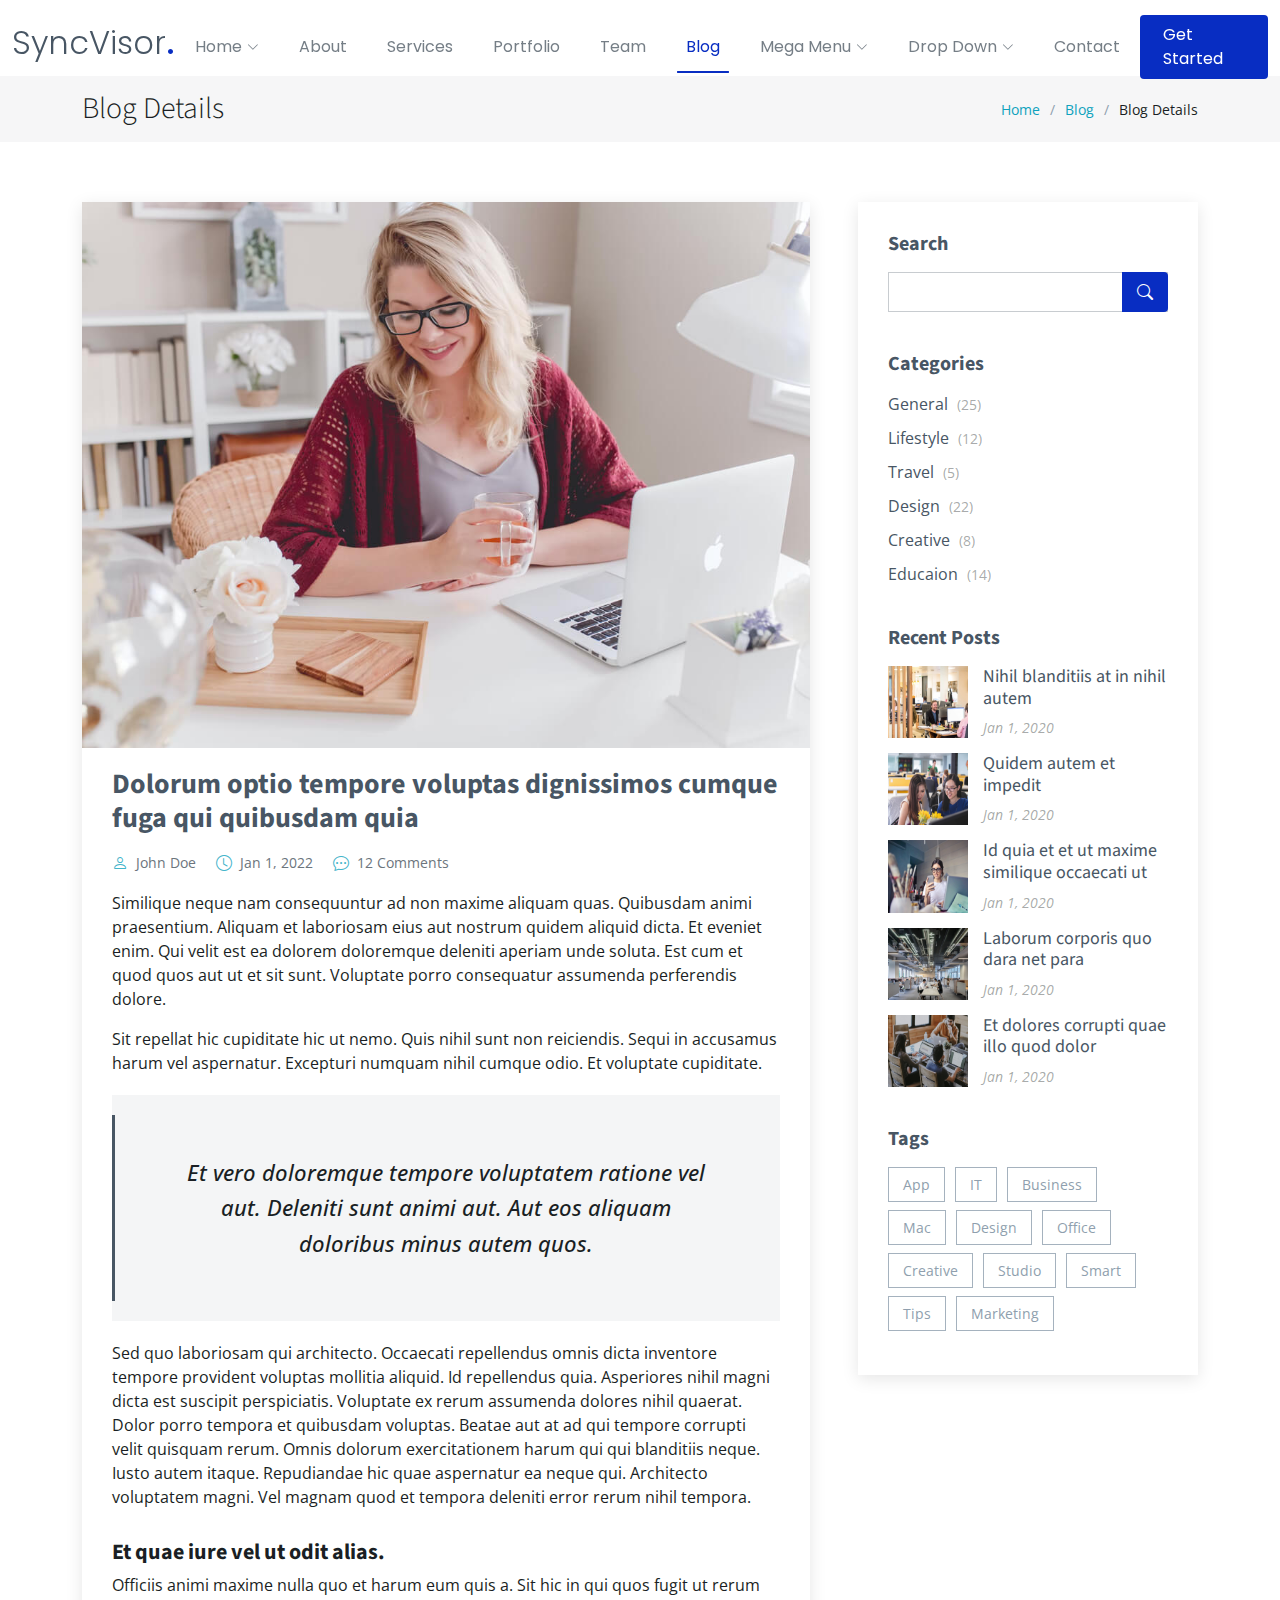
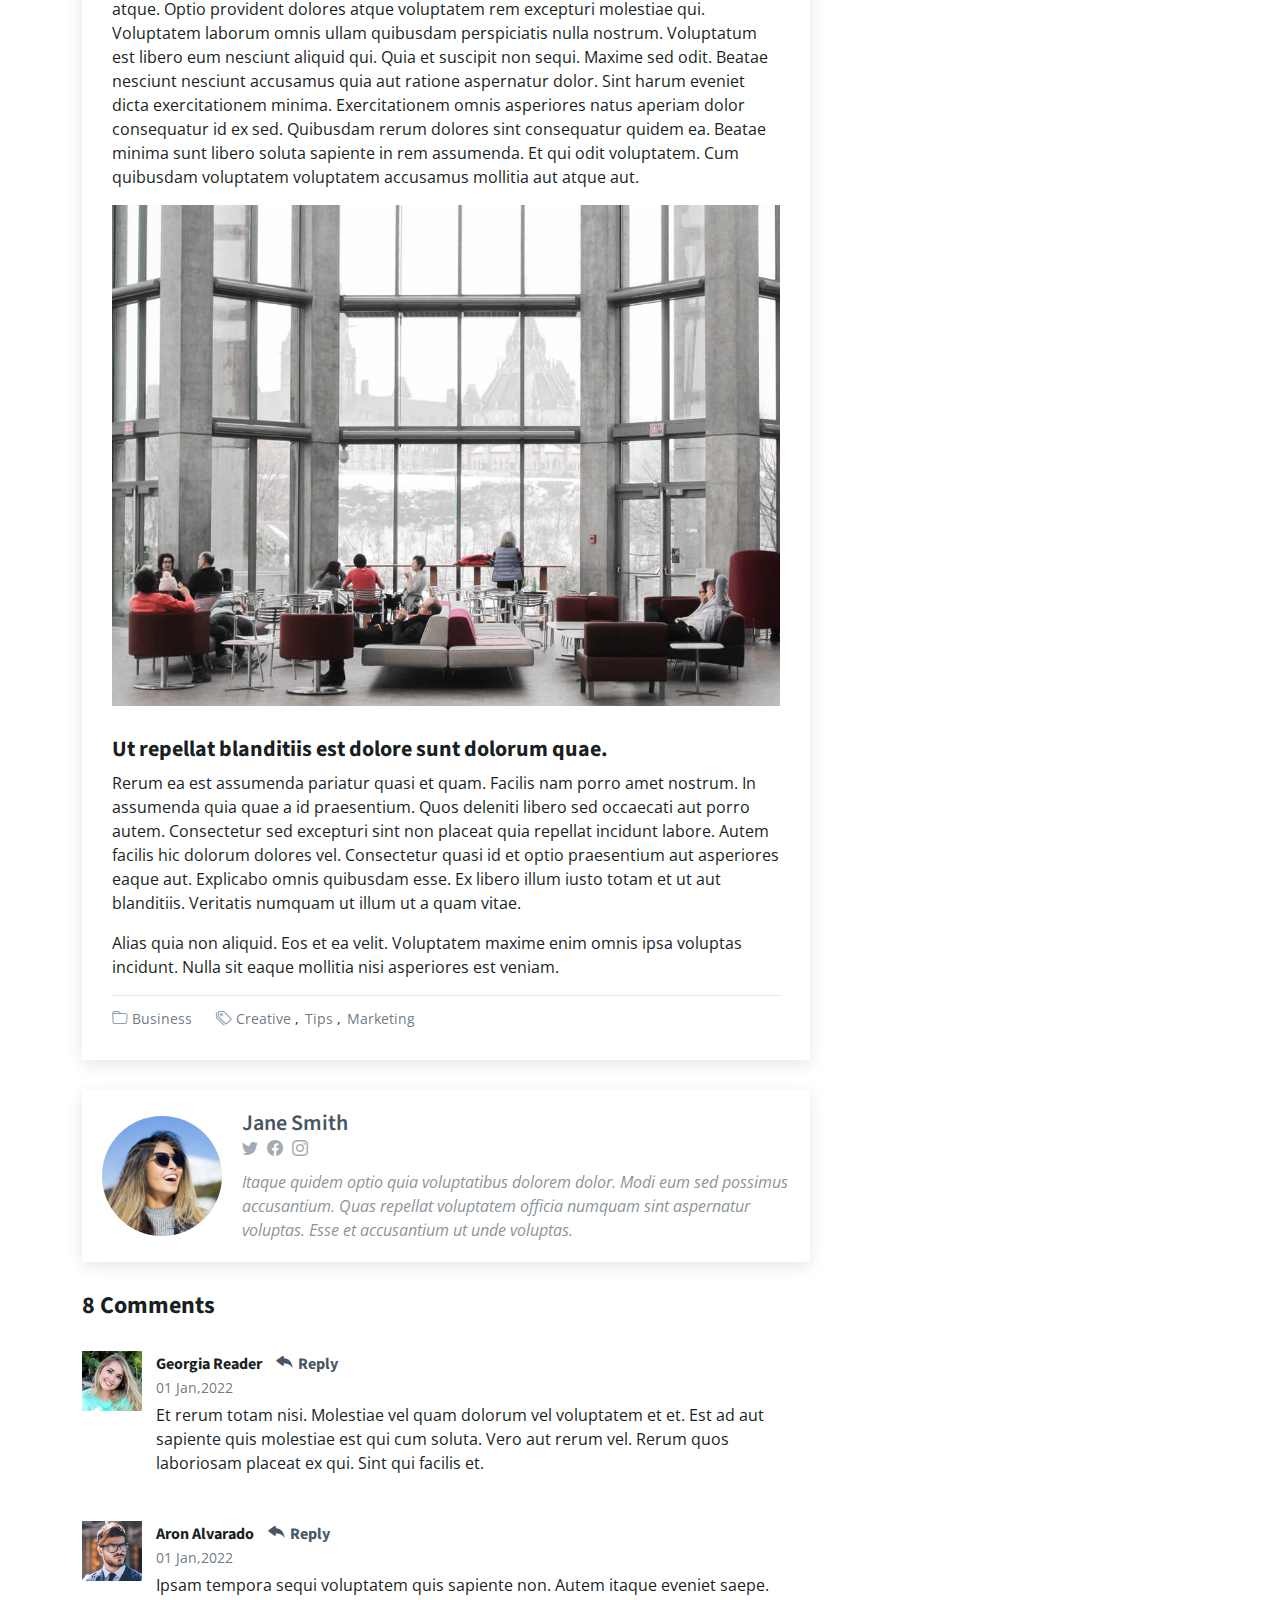
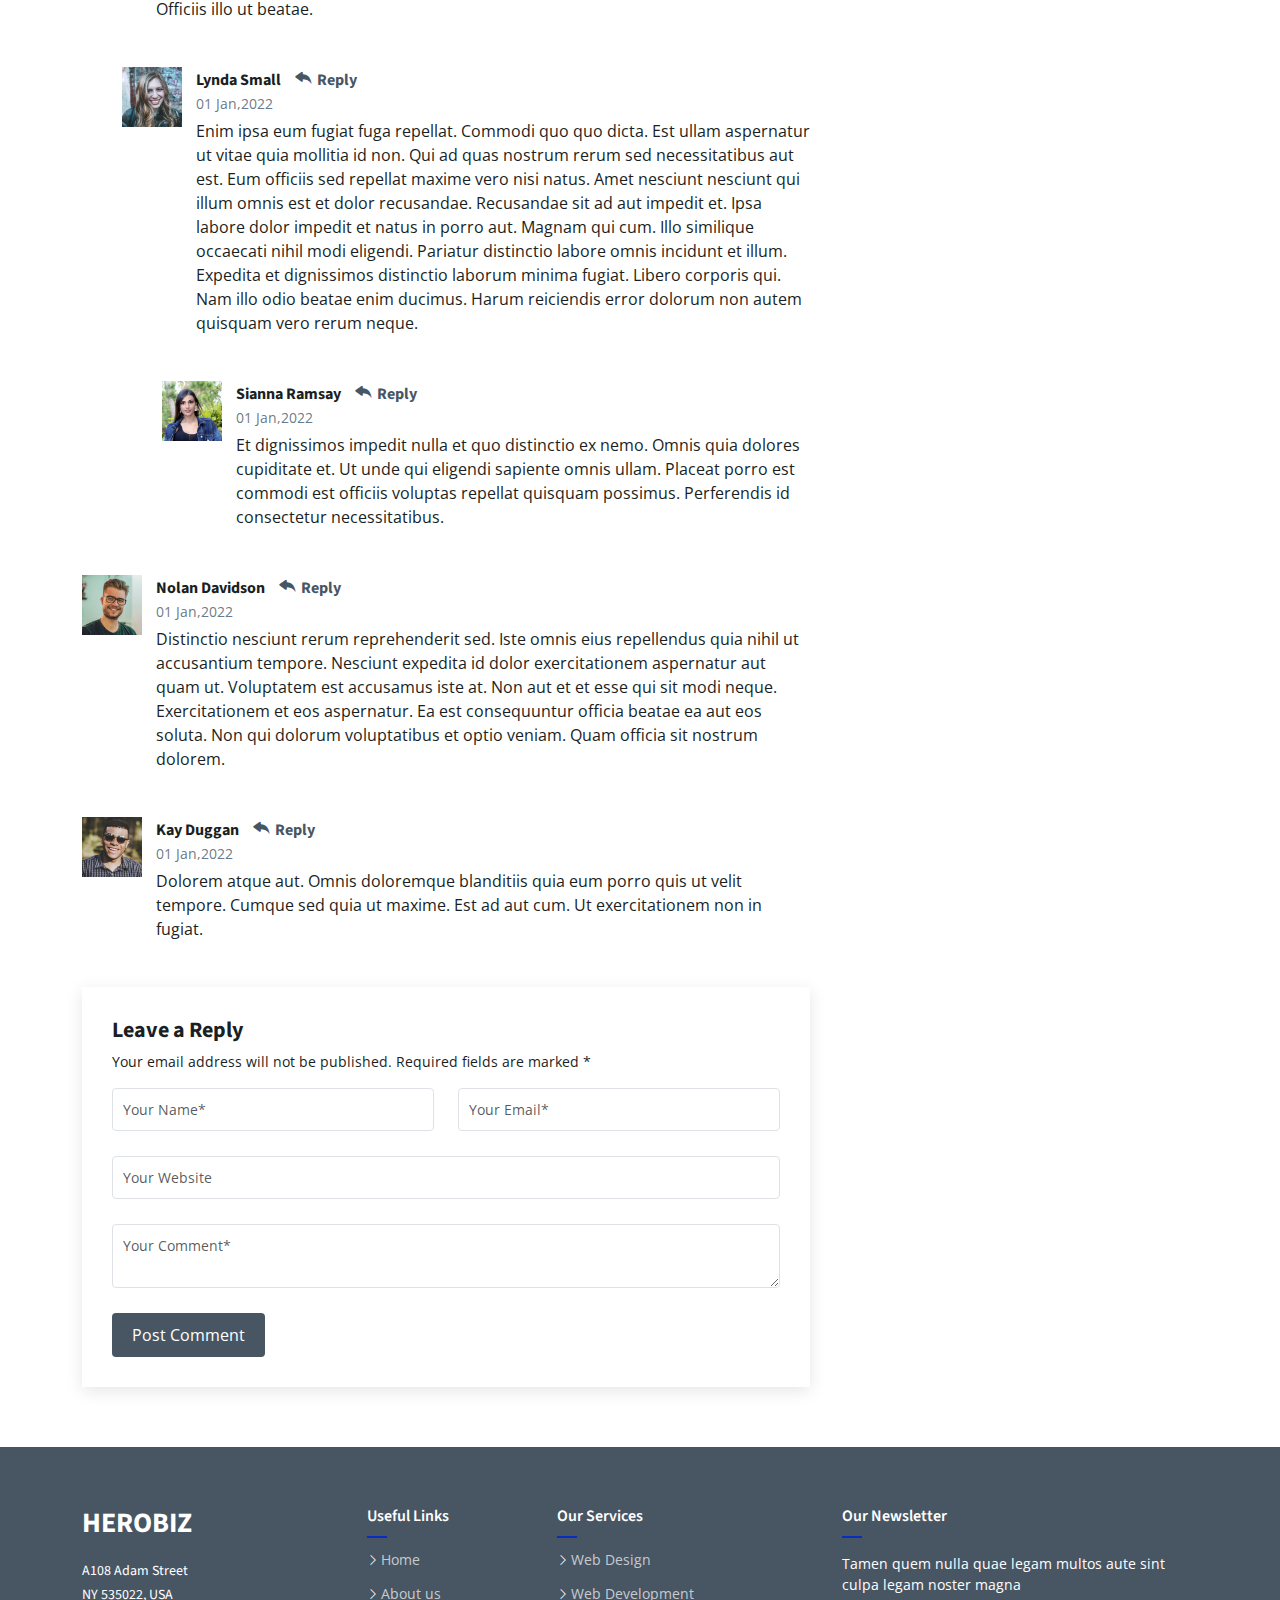
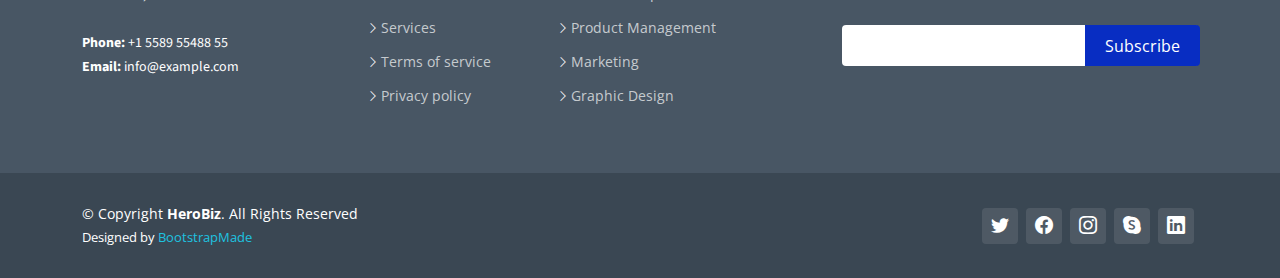
<file: blog-details.html>
<!DOCTYPE html>
<html lang="en">

<head>
  <meta charset="utf-8">
  <meta content="width=device-width, initial-scale=1.0" name="viewport">

  <title>Blog Details - HeroBiz Bootstrap Template</title>
  <meta content="" name="description">
  <meta content="" name="keywords">

  <!-- Favicons -->
  <link href="assets/img/favicon.png" rel="icon">
  <link href="assets/img/apple-touch-icon.png" rel="apple-touch-icon">

  <!-- Google Fonts -->
  <link rel="preconnect" href="https://fonts.googleapis.com">
  <link rel="preconnect" href="https://fonts.gstatic.com" crossorigin>
  <link href="https://fonts.googleapis.com/css2?family=Open+Sans:ital,wght@0,300;0,400;0,500;0,600;0,700;1,300;1,400;1,500;1,600;1,700&family=Poppins:ital,wght@0,300;0,400;0,500;0,600;0,700;1,300;1,400;1,500;1,600;1,700&family=Source+Sans+Pro:ital,wght@0,300;0,400;0,600;0,700;1,300;1,400;1,600;1,700&display=swap" rel="stylesheet">

  <!-- Vendor CSS Files -->
  <link href="assets/vendor/bootstrap/css/bootstrap.min.css" rel="stylesheet">
  <link href="assets/vendor/bootstrap-icons/bootstrap-icons.css" rel="stylesheet">
  <link href="assets/vendor/aos/aos.css" rel="stylesheet">
  <link href="assets/vendor/glightbox/css/glightbox.min.css" rel="stylesheet">
  <link href="assets/vendor/swiper/swiper-bundle.min.css" rel="stylesheet">

  <!-- Variables CSS Files. Uncomment your preferred color scheme -->
  <link href="assets/css/variables.css" rel="stylesheet">
  <!-- <link href="assets/css/variables-blue.css" rel="stylesheet"> -->
  <!-- <link href="assets/css/variables-green.css" rel="stylesheet"> -->
  <!-- <link href="assets/css/variables-orange.css" rel="stylesheet"> -->
  <!-- <link href="assets/css/variables-purple.css" rel="stylesheet"> -->
  <!-- <link href="assets/css/variables-red.css" rel="stylesheet"> -->
  <!-- <link href="assets/css/variables-pink.css" rel="stylesheet"> -->

  <!-- Template Main CSS File -->
  <link href="assets/css/main.css" rel="stylesheet">

  <!-- =======================================================
  * Template Name: HeroBiz
  * Updated: Jan 29 2024 with Bootstrap v5.3.2
  * Template URL: https://bootstrapmade.com/herobiz-bootstrap-business-template/
  * Author: BootstrapMade.com
  * License: https://bootstrapmade.com/license/
  ======================================================== -->
</head>

<body>

  <!-- ======= Header ======= -->
  <header id="header" class="header fixed-top" data-scrollto-offset="0">
    <div class="container-fluid d-flex align-items-center justify-content-between">

      <a href="index.html" class="logo d-flex align-items-center scrollto me-auto me-lg-0">
        <!-- Uncomment the line below if you also wish to use an image logo -->
        <!-- <img src="assets/img/logo.png" alt=""> -->
        <h1>SyncVisor<span>.</span></h1>
      </a>

      <nav id="navbar" class="navbar">
        <ul>

          <li class="dropdown"><a href="#"><span>Home</span> <i class="bi bi-chevron-down dropdown-indicator"></i></a>
            <ul>
              <li><a href="index.html">Home 1 - index.html</a></li>
              <li><a href="index-2.html">Home 2 - index-2.html</a></li>
              <li><a href="index-3.html">Home 3 - index-3.html</a></li>
              <li><a href="index-4.html">Home 4 - index-4.html</a></li>
            </ul>
          </li>

          <li><a class="nav-link scrollto" href="index.html#about">About</a></li>
          <li><a class="nav-link scrollto" href="index.html#services">Services</a></li>
          <li><a class="nav-link scrollto" href="index.html#portfolio">Portfolio</a></li>
          <li><a class="nav-link scrollto" href="index.html#team">Team</a></li>
          <li><a href="blog.html" class="active">Blog</a></li>
          <li class="dropdown megamenu"><a href="#"><span>Mega Menu</span> <i class="bi bi-chevron-down dropdown-indicator"></i></a>
            <ul>
              <li>
                <a href="#">Column 1 link 1</a>
                <a href="#">Column 1 link 2</a>
                <a href="#">Column 1 link 3</a>
              </li>
              <li>
                <a href="#">Column 2 link 1</a>
                <a href="#">Column 2 link 2</a>
                <a href="#">Column 3 link 3</a>
              </li>
              <li>
                <a href="#">Column 3 link 1</a>
                <a href="#">Column 3 link 2</a>
                <a href="#">Column 3 link 3</a>
              </li>
              <li>
                <a href="#">Column 4 link 1</a>
                <a href="#">Column 4 link 2</a>
                <a href="#">Column 4 link 3</a>
              </li>
            </ul>
          </li>
          <li class="dropdown"><a href="#"><span>Drop Down</span> <i class="bi bi-chevron-down dropdown-indicator"></i></a>
            <ul>
              <li><a href="#">Drop Down 1</a></li>
              <li class="dropdown"><a href="#"><span>Deep Drop Down</span> <i class="bi bi-chevron-down dropdown-indicator"></i></a>
                <ul>
                  <li><a href="#">Deep Drop Down 1</a></li>
                  <li><a href="#">Deep Drop Down 2</a></li>
                  <li><a href="#">Deep Drop Down 3</a></li>
                  <li><a href="#">Deep Drop Down 4</a></li>
                  <li><a href="#">Deep Drop Down 5</a></li>
                </ul>
              </li>
              <li><a href="#">Drop Down 2</a></li>
              <li><a href="#">Drop Down 3</a></li>
              <li><a href="#">Drop Down 4</a></li>
            </ul>
          </li>
          <li><a class="nav-link scrollto" href="index.html#contact">Contact</a></li>
        </ul>
        <i class="bi bi-list mobile-nav-toggle d-none"></i>
      </nav><!-- .navbar -->

      <a class="btn-getstarted scrollto" href="index.html#about">Get Started</a>

    </div>
  </header><!-- End Header -->

  <main id="main">

    <!-- ======= Breadcrumbs ======= -->
    <div class="breadcrumbs">
      <div class="container">

        <div class="d-flex justify-content-between align-items-center">
          <h2>Blog Details</h2>
          <ol>
            <li><a href="index.html">Home</a></li>
            <li><a href="blog.html">Blog</a></li>
            <li>Blog Details</li>
          </ol>
        </div>

      </div>
    </div><!-- End Breadcrumbs -->

    <!-- ======= Blog Details Section ======= -->
    <section id="blog" class="blog">
      <div class="container" data-aos="fade-up">

        <div class="row g-5">

          <div class="col-lg-8">

            <article class="blog-details">

              <div class="post-img">
                <img src="assets/img/blog/blog-1.jpg" alt="" class="img-fluid">
              </div>

              <h2 class="title">Dolorum optio tempore voluptas dignissimos cumque fuga qui quibusdam quia</h2>

              <div class="meta-top">
                <ul>
                  <li class="d-flex align-items-center"><i class="bi bi-person"></i> <a href="blog-details.html">John Doe</a></li>
                  <li class="d-flex align-items-center"><i class="bi bi-clock"></i> <a href="blog-details.html"><time datetime="2020-01-01">Jan 1, 2022</time></a></li>
                  <li class="d-flex align-items-center"><i class="bi bi-chat-dots"></i> <a href="blog-details.html">12 Comments</a></li>
                </ul>
              </div><!-- End meta top -->

              <div class="content">
                <p>
                  Similique neque nam consequuntur ad non maxime aliquam quas. Quibusdam animi praesentium. Aliquam et laboriosam eius aut nostrum quidem aliquid dicta.
                  Et eveniet enim. Qui velit est ea dolorem doloremque deleniti aperiam unde soluta. Est cum et quod quos aut ut et sit sunt. Voluptate porro consequatur assumenda perferendis dolore.
                </p>

                <p>
                  Sit repellat hic cupiditate hic ut nemo. Quis nihil sunt non reiciendis. Sequi in accusamus harum vel aspernatur. Excepturi numquam nihil cumque odio. Et voluptate cupiditate.
                </p>

                <blockquote>
                  <p>
                    Et vero doloremque tempore voluptatem ratione vel aut. Deleniti sunt animi aut. Aut eos aliquam doloribus minus autem quos.
                  </p>
                </blockquote>

                <p>
                  Sed quo laboriosam qui architecto. Occaecati repellendus omnis dicta inventore tempore provident voluptas mollitia aliquid. Id repellendus quia. Asperiores nihil magni dicta est suscipit perspiciatis. Voluptate ex rerum assumenda dolores nihil quaerat.
                  Dolor porro tempora et quibusdam voluptas. Beatae aut at ad qui tempore corrupti velit quisquam rerum. Omnis dolorum exercitationem harum qui qui blanditiis neque.
                  Iusto autem itaque. Repudiandae hic quae aspernatur ea neque qui. Architecto voluptatem magni. Vel magnam quod et tempora deleniti error rerum nihil tempora.
                </p>

                <h3>Et quae iure vel ut odit alias.</h3>
                <p>
                  Officiis animi maxime nulla quo et harum eum quis a. Sit hic in qui quos fugit ut rerum atque. Optio provident dolores atque voluptatem rem excepturi molestiae qui. Voluptatem laborum omnis ullam quibusdam perspiciatis nulla nostrum. Voluptatum est libero eum nesciunt aliquid qui.
                  Quia et suscipit non sequi. Maxime sed odit. Beatae nesciunt nesciunt accusamus quia aut ratione aspernatur dolor. Sint harum eveniet dicta exercitationem minima. Exercitationem omnis asperiores natus aperiam dolor consequatur id ex sed. Quibusdam rerum dolores sint consequatur quidem ea.
                  Beatae minima sunt libero soluta sapiente in rem assumenda. Et qui odit voluptatem. Cum quibusdam voluptatem voluptatem accusamus mollitia aut atque aut.
                </p>
                <img src="assets/img/blog/blog-inside-post.jpg" class="img-fluid" alt="">

                <h3>Ut repellat blanditiis est dolore sunt dolorum quae.</h3>
                <p>
                  Rerum ea est assumenda pariatur quasi et quam. Facilis nam porro amet nostrum. In assumenda quia quae a id praesentium. Quos deleniti libero sed occaecati aut porro autem. Consectetur sed excepturi sint non placeat quia repellat incidunt labore. Autem facilis hic dolorum dolores vel.
                  Consectetur quasi id et optio praesentium aut asperiores eaque aut. Explicabo omnis quibusdam esse. Ex libero illum iusto totam et ut aut blanditiis. Veritatis numquam ut illum ut a quam vitae.
                </p>
                <p>
                  Alias quia non aliquid. Eos et ea velit. Voluptatem maxime enim omnis ipsa voluptas incidunt. Nulla sit eaque mollitia nisi asperiores est veniam.
                </p>

              </div><!-- End post content -->

              <div class="meta-bottom">
                <i class="bi bi-folder"></i>
                <ul class="cats">
                  <li><a href="#">Business</a></li>
                </ul>

                <i class="bi bi-tags"></i>
                <ul class="tags">
                  <li><a href="#">Creative</a></li>
                  <li><a href="#">Tips</a></li>
                  <li><a href="#">Marketing</a></li>
                </ul>
              </div><!-- End meta bottom -->

            </article><!-- End blog post -->

            <div class="post-author d-flex align-items-center">
              <img src="assets/img/blog/blog-author.jpg" class="rounded-circle flex-shrink-0" alt="">
              <div>
                <h4>Jane Smith</h4>
                <div class="social-links">
                  <a href="https://twitters.com/#"><i class="bi bi-twitter"></i></a>
                  <a href="https://facebook.com/#"><i class="bi bi-facebook"></i></a>
                  <a href="https://instagram.com/#"><i class="biu bi-instagram"></i></a>
                </div>
                <p>
                  Itaque quidem optio quia voluptatibus dolorem dolor. Modi eum sed possimus accusantium. Quas repellat voluptatem officia numquam sint aspernatur voluptas. Esse et accusantium ut unde voluptas.
                </p>
              </div>
            </div><!-- End post author -->

            <div class="comments">

              <h4 class="comments-count">8 Comments</h4>

              <div id="comment-1" class="comment">
                <div class="d-flex">
                  <div class="comment-img"><img src="assets/img/blog/comments-1.jpg" alt=""></div>
                  <div>
                    <h5><a href="">Georgia Reader</a> <a href="#" class="reply"><i class="bi bi-reply-fill"></i> Reply</a></h5>
                    <time datetime="2020-01-01">01 Jan,2022</time>
                    <p>
                      Et rerum totam nisi. Molestiae vel quam dolorum vel voluptatem et et. Est ad aut sapiente quis molestiae est qui cum soluta.
                      Vero aut rerum vel. Rerum quos laboriosam placeat ex qui. Sint qui facilis et.
                    </p>
                  </div>
                </div>
              </div><!-- End comment #1 -->

              <div id="comment-2" class="comment">
                <div class="d-flex">
                  <div class="comment-img"><img src="assets/img/blog/comments-2.jpg" alt=""></div>
                  <div>
                    <h5><a href="">Aron Alvarado</a> <a href="#" class="reply"><i class="bi bi-reply-fill"></i> Reply</a></h5>
                    <time datetime="2020-01-01">01 Jan,2022</time>
                    <p>
                      Ipsam tempora sequi voluptatem quis sapiente non. Autem itaque eveniet saepe. Officiis illo ut beatae.
                    </p>
                  </div>
                </div>

                <div id="comment-reply-1" class="comment comment-reply">
                  <div class="d-flex">
                    <div class="comment-img"><img src="assets/img/blog/comments-3.jpg" alt=""></div>
                    <div>
                      <h5><a href="">Lynda Small</a> <a href="#" class="reply"><i class="bi bi-reply-fill"></i> Reply</a></h5>
                      <time datetime="2020-01-01">01 Jan,2022</time>
                      <p>
                        Enim ipsa eum fugiat fuga repellat. Commodi quo quo dicta. Est ullam aspernatur ut vitae quia mollitia id non. Qui ad quas nostrum rerum sed necessitatibus aut est. Eum officiis sed repellat maxime vero nisi natus. Amet nesciunt nesciunt qui illum omnis est et dolor recusandae.

                        Recusandae sit ad aut impedit et. Ipsa labore dolor impedit et natus in porro aut. Magnam qui cum. Illo similique occaecati nihil modi eligendi. Pariatur distinctio labore omnis incidunt et illum. Expedita et dignissimos distinctio laborum minima fugiat.

                        Libero corporis qui. Nam illo odio beatae enim ducimus. Harum reiciendis error dolorum non autem quisquam vero rerum neque.
                      </p>
                    </div>
                  </div>

                  <div id="comment-reply-2" class="comment comment-reply">
                    <div class="d-flex">
                      <div class="comment-img"><img src="assets/img/blog/comments-4.jpg" alt=""></div>
                      <div>
                        <h5><a href="">Sianna Ramsay</a> <a href="#" class="reply"><i class="bi bi-reply-fill"></i> Reply</a></h5>
                        <time datetime="2020-01-01">01 Jan,2022</time>
                        <p>
                          Et dignissimos impedit nulla et quo distinctio ex nemo. Omnis quia dolores cupiditate et. Ut unde qui eligendi sapiente omnis ullam. Placeat porro est commodi est officiis voluptas repellat quisquam possimus. Perferendis id consectetur necessitatibus.
                        </p>
                      </div>
                    </div>

                  </div><!-- End comment reply #2-->

                </div><!-- End comment reply #1-->

              </div><!-- End comment #2-->

              <div id="comment-3" class="comment">
                <div class="d-flex">
                  <div class="comment-img"><img src="assets/img/blog/comments-5.jpg" alt=""></div>
                  <div>
                    <h5><a href="">Nolan Davidson</a> <a href="#" class="reply"><i class="bi bi-reply-fill"></i> Reply</a></h5>
                    <time datetime="2020-01-01">01 Jan,2022</time>
                    <p>
                      Distinctio nesciunt rerum reprehenderit sed. Iste omnis eius repellendus quia nihil ut accusantium tempore. Nesciunt expedita id dolor exercitationem aspernatur aut quam ut. Voluptatem est accusamus iste at.
                      Non aut et et esse qui sit modi neque. Exercitationem et eos aspernatur. Ea est consequuntur officia beatae ea aut eos soluta. Non qui dolorum voluptatibus et optio veniam. Quam officia sit nostrum dolorem.
                    </p>
                  </div>
                </div>

              </div><!-- End comment #3 -->

              <div id="comment-4" class="comment">
                <div class="d-flex">
                  <div class="comment-img"><img src="assets/img/blog/comments-6.jpg" alt=""></div>
                  <div>
                    <h5><a href="">Kay Duggan</a> <a href="#" class="reply"><i class="bi bi-reply-fill"></i> Reply</a></h5>
                    <time datetime="2020-01-01">01 Jan,2022</time>
                    <p>
                      Dolorem atque aut. Omnis doloremque blanditiis quia eum porro quis ut velit tempore. Cumque sed quia ut maxime. Est ad aut cum. Ut exercitationem non in fugiat.
                    </p>
                  </div>
                </div>

              </div><!-- End comment #4 -->

              <div class="reply-form">

                <h4>Leave a Reply</h4>
                <p>Your email address will not be published. Required fields are marked * </p>
                <form action="">
                  <div class="row">
                    <div class="col-md-6 form-group">
                      <input name="name" type="text" class="form-control" placeholder="Your Name*">
                    </div>
                    <div class="col-md-6 form-group">
                      <input name="email" type="text" class="form-control" placeholder="Your Email*">
                    </div>
                  </div>
                  <div class="row">
                    <div class="col form-group">
                      <input name="website" type="text" class="form-control" placeholder="Your Website">
                    </div>
                  </div>
                  <div class="row">
                    <div class="col form-group">
                      <textarea name="comment" class="form-control" placeholder="Your Comment*"></textarea>
                    </div>
                  </div>
                  <button type="submit" class="btn btn-primary">Post Comment</button>

                </form>

              </div>

            </div><!-- End blog comments -->

          </div>

          <div class="col-lg-4">

            <div class="sidebar">

              <div class="sidebar-item search-form">
                <h3 class="sidebar-title">Search</h3>
                <form action="" class="mt-3">
                  <input type="text">
                  <button type="submit"><i class="bi bi-search"></i></button>
                </form>
              </div><!-- End sidebar search formn-->

              <div class="sidebar-item categories">
                <h3 class="sidebar-title">Categories</h3>
                <ul class="mt-3">
                  <li><a href="#">General <span>(25)</span></a></li>
                  <li><a href="#">Lifestyle <span>(12)</span></a></li>
                  <li><a href="#">Travel <span>(5)</span></a></li>
                  <li><a href="#">Design <span>(22)</span></a></li>
                  <li><a href="#">Creative <span>(8)</span></a></li>
                  <li><a href="#">Educaion <span>(14)</span></a></li>
                </ul>
              </div><!-- End sidebar categories-->

              <div class="sidebar-item recent-posts">
                <h3 class="sidebar-title">Recent Posts</h3>

                <div class="mt-3">

                  <div class="post-item mt-3">
                    <img src="assets/img/blog/blog-recent-1.jpg" alt="" class="flex-shrink-0">
                    <div>
                      <h4><a href="blog-post.html">Nihil blanditiis at in nihil autem</a></h4>
                      <time datetime="2020-01-01">Jan 1, 2020</time>
                    </div>
                  </div><!-- End recent post item-->

                  <div class="post-item">
                    <img src="assets/img/blog/blog-recent-2.jpg" alt="" class="flex-shrink-0">
                    <div>
                      <h4><a href="blog-post.html">Quidem autem et impedit</a></h4>
                      <time datetime="2020-01-01">Jan 1, 2020</time>
                    </div>
                  </div><!-- End recent post item-->

                  <div class="post-item">
                    <img src="assets/img/blog/blog-recent-3.jpg" alt="" class="flex-shrink-0">
                    <div>
                      <h4><a href="blog-post.html">Id quia et et ut maxime similique occaecati ut</a></h4>
                      <time datetime="2020-01-01">Jan 1, 2020</time>
                    </div>
                  </div><!-- End recent post item-->

                  <div class="post-item">
                    <img src="assets/img/blog/blog-recent-4.jpg" alt="" class="flex-shrink-0">
                    <div>
                      <h4><a href="blog-post.html">Laborum corporis quo dara net para</a></h4>
                      <time datetime="2020-01-01">Jan 1, 2020</time>
                    </div>
                  </div><!-- End recent post item-->

                  <div class="post-item">
                    <img src="assets/img/blog/blog-recent-5.jpg" alt="" class="flex-shrink-0">
                    <div>
                      <h4><a href="blog-post.html">Et dolores corrupti quae illo quod dolor</a></h4>
                      <time datetime="2020-01-01">Jan 1, 2020</time>
                    </div>
                  </div><!-- End recent post item-->

                </div>

              </div><!-- End sidebar recent posts-->

              <div class="sidebar-item tags">
                <h3 class="sidebar-title">Tags</h3>
                <ul class="mt-3">
                  <li><a href="#">App</a></li>
                  <li><a href="#">IT</a></li>
                  <li><a href="#">Business</a></li>
                  <li><a href="#">Mac</a></li>
                  <li><a href="#">Design</a></li>
                  <li><a href="#">Office</a></li>
                  <li><a href="#">Creative</a></li>
                  <li><a href="#">Studio</a></li>
                  <li><a href="#">Smart</a></li>
                  <li><a href="#">Tips</a></li>
                  <li><a href="#">Marketing</a></li>
                </ul>
              </div><!-- End sidebar tags-->

            </div><!-- End Blog Sidebar -->

          </div>
        </div>

      </div>
    </section><!-- End Blog Details Section -->

  </main><!-- End #main -->

  <!-- ======= Footer ======= -->
  <footer id="footer" class="footer">

    <div class="footer-content">
      <div class="container">
        <div class="row">

          <div class="col-lg-3 col-md-6">
            <div class="footer-info">
              <h3>HeroBiz</h3>
              <p>
                A108 Adam Street <br>
                NY 535022, USA<br><br>
                <strong>Phone:</strong> +1 5589 55488 55<br>
                <strong>Email:</strong> info@example.com<br>
              </p>
            </div>
          </div>

          <div class="col-lg-2 col-md-6 footer-links">
            <h4>Useful Links</h4>
            <ul>
              <li><i class="bi bi-chevron-right"></i> <a href="#">Home</a></li>
              <li><i class="bi bi-chevron-right"></i> <a href="#">About us</a></li>
              <li><i class="bi bi-chevron-right"></i> <a href="#">Services</a></li>
              <li><i class="bi bi-chevron-right"></i> <a href="#">Terms of service</a></li>
              <li><i class="bi bi-chevron-right"></i> <a href="#">Privacy policy</a></li>
            </ul>
          </div>

          <div class="col-lg-3 col-md-6 footer-links">
            <h4>Our Services</h4>
            <ul>
              <li><i class="bi bi-chevron-right"></i> <a href="#">Web Design</a></li>
              <li><i class="bi bi-chevron-right"></i> <a href="#">Web Development</a></li>
              <li><i class="bi bi-chevron-right"></i> <a href="#">Product Management</a></li>
              <li><i class="bi bi-chevron-right"></i> <a href="#">Marketing</a></li>
              <li><i class="bi bi-chevron-right"></i> <a href="#">Graphic Design</a></li>
            </ul>
          </div>

          <div class="col-lg-4 col-md-6 footer-newsletter">
            <h4>Our Newsletter</h4>
            <p>Tamen quem nulla quae legam multos aute sint culpa legam noster magna</p>
            <form action="" method="post">
              <input type="email" name="email"><input type="submit" value="Subscribe">
            </form>

          </div>

        </div>
      </div>
    </div>

    <div class="footer-legal text-center">
      <div class="container d-flex flex-column flex-lg-row justify-content-center justify-content-lg-between align-items-center">

        <div class="d-flex flex-column align-items-center align-items-lg-start">
          <div class="copyright">
            &copy; Copyright <strong><span>HeroBiz</span></strong>. All Rights Reserved
          </div>
          <div class="credits">
            <!-- All the links in the footer should remain intact. -->
            <!-- You can delete the links only if you purchased the pro version. -->
            <!-- Licensing information: https://bootstrapmade.com/license/ -->
            <!-- Purchase the pro version with working PHP/AJAX contact form: https://bootstrapmade.com/herobiz-bootstrap-business-template/ -->
            Designed by <a href="https://bootstrapmade.com/">BootstrapMade</a>
          </div>
        </div>

        <div class="social-links order-first order-lg-last mb-3 mb-lg-0">
          <a href="#" class="twitter"><i class="bi bi-twitter"></i></a>
          <a href="#" class="facebook"><i class="bi bi-facebook"></i></a>
          <a href="#" class="instagram"><i class="bi bi-instagram"></i></a>
          <a href="#" class="google-plus"><i class="bi bi-skype"></i></a>
          <a href="#" class="linkedin"><i class="bi bi-linkedin"></i></a>
        </div>

      </div>
    </div>

  </footer><!-- End Footer -->

  <a href="#" class="scroll-top d-flex align-items-center justify-content-center"><i class="bi bi-arrow-up-short"></i></a>

  <div id="preloader"></div>

  <!-- Vendor JS Files -->
  <script src="assets/vendor/bootstrap/js/bootstrap.bundle.min.js"></script>
  <script src="assets/vendor/aos/aos.js"></script>
  <script src="assets/vendor/glightbox/js/glightbox.min.js"></script>
  <script src="assets/vendor/isotope-layout/isotope.pkgd.min.js"></script>
  <script src="assets/vendor/swiper/swiper-bundle.min.js"></script>
  <script src="assets/vendor/php-email-form/validate.js"></script>

  <!-- Template Main JS File -->
  <script src="assets/js/main.js"></script>

</body>

</html>
</file>
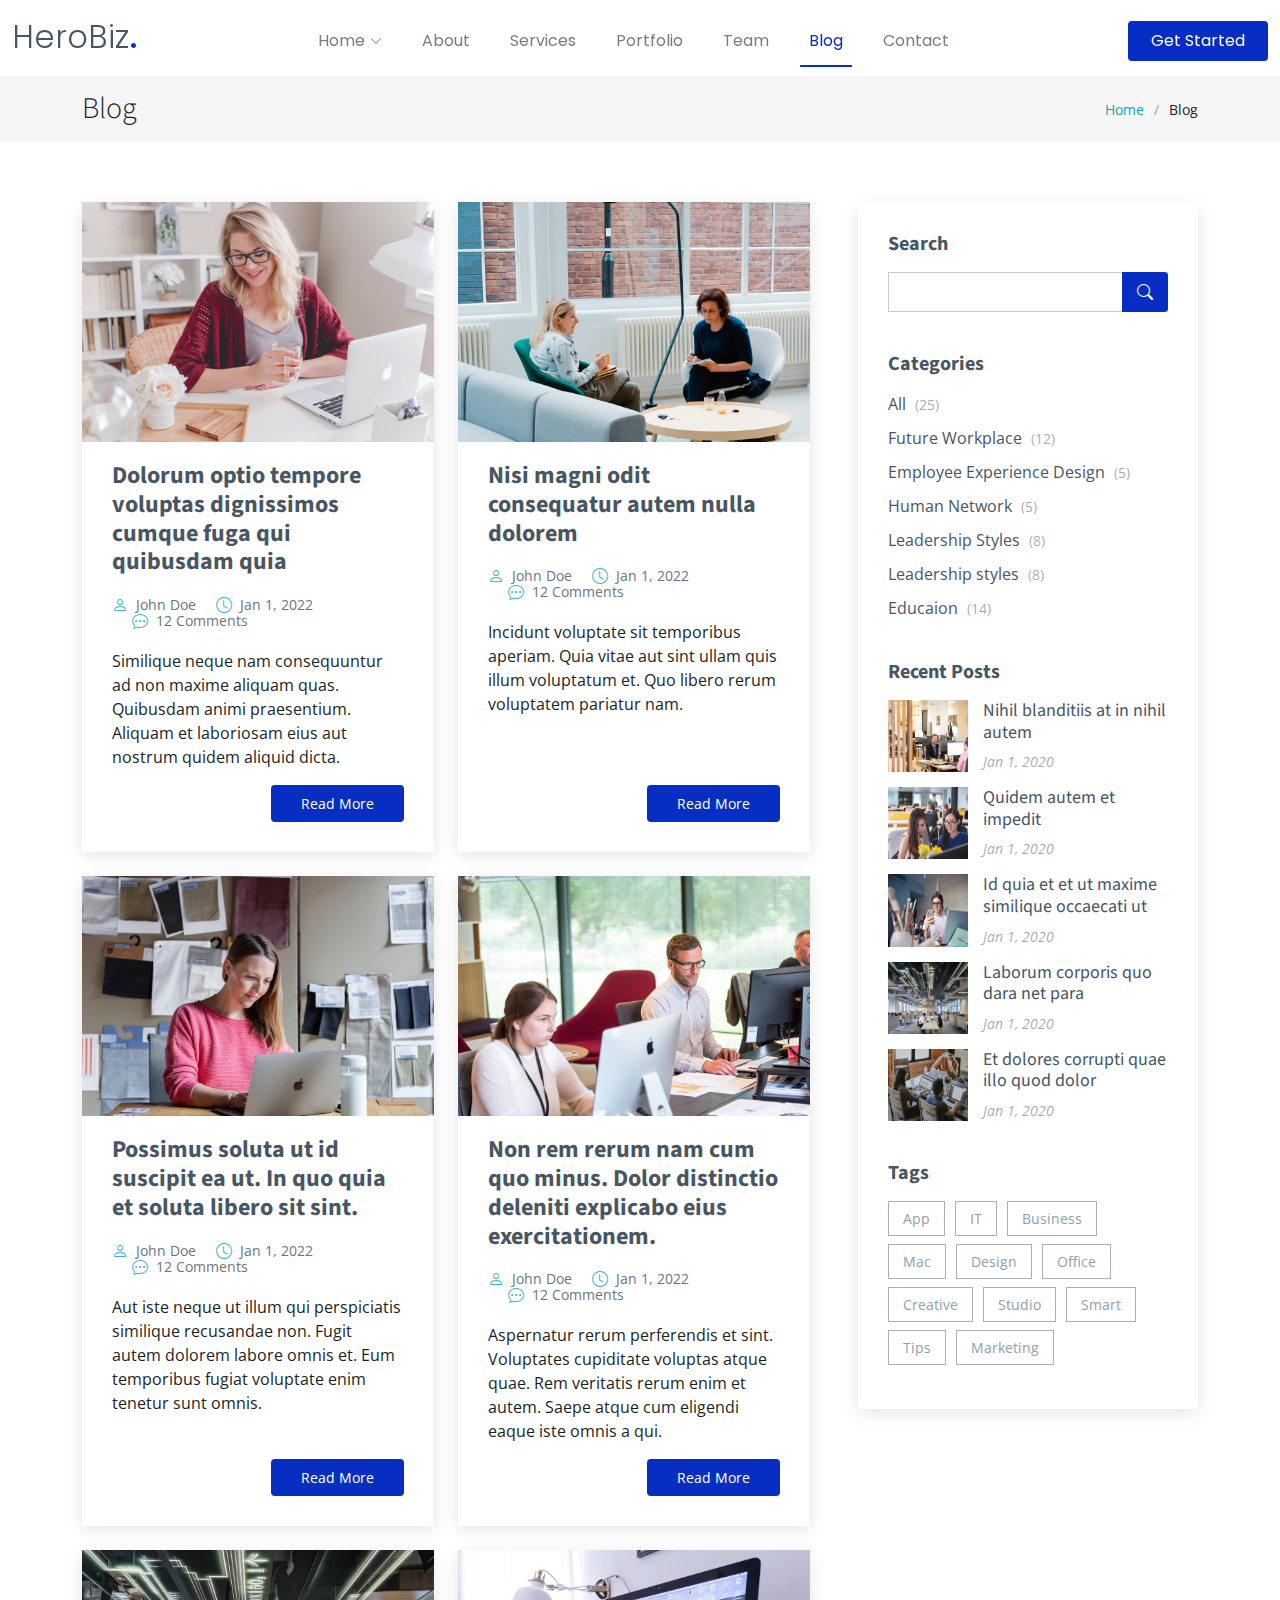
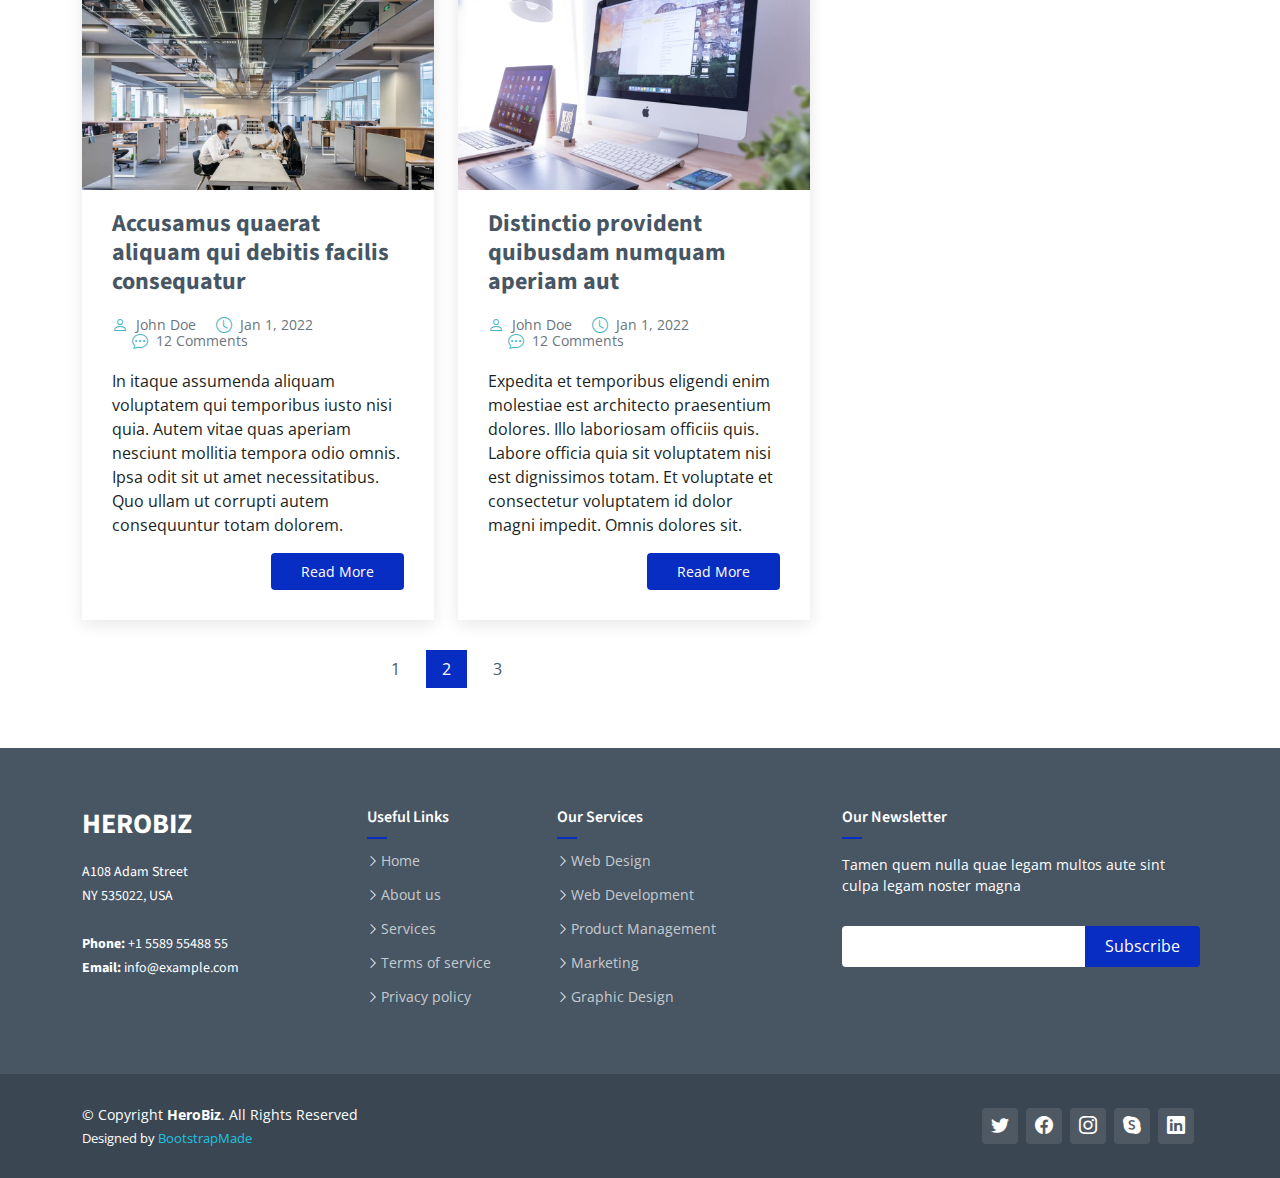
<file: blog.html>
<!DOCTYPE html>
<html lang="en">

<head>
  <meta charset="utf-8">
  <meta content="width=device-width, initial-scale=1.0" name="viewport">

  <title>Blog</title>
  <meta content="" name="description">
  <meta content="" name="keywords">

  <!-- Favicons -->
  <link href="assets/img/favicon.png" rel="icon">
  <link href="assets/img/apple-touch-icon.png" rel="apple-touch-icon">

  <!-- Google Fonts -->
  <link rel="preconnect" href="https://fonts.googleapis.com">
  <link rel="preconnect" href="https://fonts.gstatic.com" crossorigin>
  <link href="https://fonts.googleapis.com/css2?family=Open+Sans:ital,wght@0,300;0,400;0,500;0,600;0,700;1,300;1,400;1,500;1,600;1,700&family=Poppins:ital,wght@0,300;0,400;0,500;0,600;0,700;1,300;1,400;1,500;1,600;1,700&family=Source+Sans+Pro:ital,wght@0,300;0,400;0,600;0,700;1,300;1,400;1,600;1,700&display=swap" rel="stylesheet">

  <!-- Vendor CSS Files -->
  <link href="assets/vendor/bootstrap/css/bootstrap.min.css" rel="stylesheet">
  <link href="assets/vendor/bootstrap-icons/bootstrap-icons.css" rel="stylesheet">
  <link href="assets/vendor/aos/aos.css" rel="stylesheet">
  <link href="assets/vendor/glightbox/css/glightbox.min.css" rel="stylesheet">
  <link href="assets/vendor/swiper/swiper-bundle.min.css" rel="stylesheet">

  <!-- Variables CSS Files. Uncomment your preferred color scheme -->
  <link href="assets/css/variables.css" rel="stylesheet">
  <!-- <link href="assets/css/variables-blue.css" rel="stylesheet"> -->
  <!-- <link href="assets/css/variables-green.css" rel="stylesheet"> -->
  <!-- <link href="assets/css/variables-orange.css" rel="stylesheet"> -->
  <!-- <link href="assets/css/variables-purple.css" rel="stylesheet"> -->
  <!-- <link href="assets/css/variables-red.css" rel="stylesheet"> -->
  <!-- <link href="assets/css/variables-pink.css" rel="stylesheet"> -->

  <!-- Template Main CSS File -->
  <link href="assets/css/main.css" rel="stylesheet">

  <!-- =======================================================
  * Template Name: HeroBiz
  * Updated: Jan 29 2024 with Bootstrap v5.3.2
  * Template URL: https://bootstrapmade.com/herobiz-bootstrap-business-template/
  * Author: BootstrapMade.com
  * License: https://bootstrapmade.com/license/
  ======================================================== -->
</head>

<body>

  <!-- ======= Header ======= -->
  <header id="header" class="header fixed-top" data-scrollto-offset="0">
    <div class="container-fluid d-flex align-items-center justify-content-between">

      <a href="index.html" class="logo d-flex align-items-center scrollto me-auto me-lg-0">
        <!-- Uncomment the line below if you also wish to use an image logo -->
        <!-- <img src="assets/img/logo.png" alt=""> -->
        <h1>HeroBiz<span>.</span></h1>
      </a>

      <nav id="navbar" class="navbar">
        <ul>

          <li class="dropdown"><a href="#"><span>Home</span> <i class="bi bi-chevron-down dropdown-indicator"></i></a>
            <ul>
              <li><a href="index.html">Home 1 - index.html</a></li>
              <li><a href="index-2.html">Home 2 - index-2.html</a></li>
              <li><a href="index-3.html">Home 3 - index-3.html</a></li>
              <li><a href="index-4.html">Home 4 - index-4.html</a></li>
            </ul>
          </li>

          <li><a class="nav-link scrollto" href="index.html#about">About</a></li>
          <li><a class="nav-link scrollto" href="index.html#services">Services</a></li>
          <li><a class="nav-link scrollto" href="index.html#portfolio">Portfolio</a></li>
          <li><a class="nav-link scrollto" href="index.html#team">Team</a></li>
          <li><a href="blog.html" class="active">Blog</a></li>

          <li><a class="nav-link scrollto" href="index.html#contact">Contact</a></li>
        </ul>
        <i class="bi bi-list mobile-nav-toggle d-none"></i>
      </nav><!-- .navbar -->

      <a class="btn-getstarted scrollto" href="index.html#about">Get Started</a>

    </div>
  </header><!-- End Header -->

  <main id="main">

    <!-- ======= Breadcrumbs ======= -->
    <div class="breadcrumbs">
      <div class="container">

        <div class="d-flex justify-content-between align-items-center">
          <h2>Blog</h2>
          <ol>
            <li><a href="index.html">Home</a></li>
            <li>Blog</li>
          </ol>
        </div>

      </div>
    </div><!-- End Breadcrumbs -->

    <!-- ======= Blog Section ======= -->
    <section id="blog" class="blog">
      <div class="container" data-aos="fade-up">

        <div class="row g-5">

          <div class="col-lg-8">

            <div class="row gy-4 posts-list">

              <div class="col-lg-6">
                <article class="d-flex flex-column">

                  <div class="post-img">
                    <img src="assets/img/blog/blog-1.jpg" alt="" class="img-fluid">
                  </div>

                  <h2 class="title">
                    <a href="blog-details.html">Dolorum optio tempore voluptas dignissimos cumque fuga qui quibusdam quia</a>
                  </h2>

                  <div class="meta-top">
                    <ul>
                      <li class="d-flex align-items-center"><i class="bi bi-person"></i> <a href="blog-details.html">John Doe</a></li>
                      <li class="d-flex align-items-center"><i class="bi bi-clock"></i> <a href="blog-details.html"><time datetime="2022-01-01">Jan 1, 2022</time></a></li>
                      <li class="d-flex align-items-center"><i class="bi bi-chat-dots"></i> <a href="blog-details.html">12 Comments</a></li>
                    </ul>
                  </div>

                  <div class="content">
                    <p>
                      Similique neque nam consequuntur ad non maxime aliquam quas. Quibusdam animi praesentium. Aliquam et laboriosam eius aut nostrum quidem aliquid dicta.
                    </p>
                  </div>

                  <div class="read-more mt-auto align-self-end">
                    <a href="blog-details.html">Read More</a>
                  </div>

                </article>
              </div><!-- End post list item -->

              <div class="col-lg-6">
                <article class="d-flex flex-column">

                  <div class="post-img">
                    <img src="assets/img/blog/blog-2.jpg" alt="" class="img-fluid">
                  </div>

                  <h2 class="title">
                    <a href="blog-details.html">Nisi magni odit consequatur autem nulla dolorem</a>
                  </h2>

                  <div class="meta-top">
                    <ul>
                      <li class="d-flex align-items-center"><i class="bi bi-person"></i> <a href="blog-details.html">John Doe</a></li>
                      <li class="d-flex align-items-center"><i class="bi bi-clock"></i> <a href="blog-details.html"><time datetime="2022-01-01">Jan 1, 2022</time></a></li>
                      <li class="d-flex align-items-center"><i class="bi bi-chat-dots"></i> <a href="blog-details.html">12 Comments</a></li>
                    </ul>
                  </div>

                  <div class="content">
                    <p>
                      Incidunt voluptate sit temporibus aperiam. Quia vitae aut sint ullam quis illum voluptatum et. Quo libero rerum voluptatem pariatur nam.
                    </p>
                  </div>

                  <div class="read-more mt-auto align-self-end">
                    <a href="blog-details.html">Read More</a>
                  </div>

                </article>
              </div><!-- End post list item -->

              <div class="col-lg-6">
                <article class="d-flex flex-column">

                  <div class="post-img">
                    <img src="assets/img/blog/blog-3.jpg" alt="" class="img-fluid">
                  </div>

                  <h2 class="title">
                    <a href="blog-details.html">Possimus soluta ut id suscipit ea ut. In quo quia et soluta libero sit sint.</a>
                  </h2>

                  <div class="meta-top">
                    <ul>
                      <li class="d-flex align-items-center"><i class="bi bi-person"></i> <a href="blog-details.html">John Doe</a></li>
                      <li class="d-flex align-items-center"><i class="bi bi-clock"></i> <a href="blog-details.html"><time datetime="2022-01-01">Jan 1, 2022</time></a></li>
                      <li class="d-flex align-items-center"><i class="bi bi-chat-dots"></i> <a href="blog-details.html">12 Comments</a></li>
                    </ul>
                  </div>

                  <div class="content">
                    <p>
                      Aut iste neque ut illum qui perspiciatis similique recusandae non. Fugit autem dolorem labore omnis et. Eum temporibus fugiat voluptate enim tenetur sunt omnis.
                    </p>
                  </div>

                  <div class="read-more mt-auto align-self-end">
                    <a href="blog-details.html">Read More</a>
                  </div>

                </article>
              </div><!-- End post list item -->

              <div class="col-lg-6">
                <article class="d-flex flex-column">

                  <div class="post-img">
                    <img src="assets/img/blog/blog-4.jpg" alt="" class="img-fluid">
                  </div>

                  <h2 class="title">
                    <a href="blog-details.html">Non rem rerum nam cum quo minus. Dolor distinctio deleniti explicabo eius exercitationem.</a>
                  </h2>

                  <div class="meta-top">
                    <ul>
                      <li class="d-flex align-items-center"><i class="bi bi-person"></i> <a href="blog-details.html">John Doe</a></li>
                      <li class="d-flex align-items-center"><i class="bi bi-clock"></i> <a href="blog-details.html"><time datetime="2022-01-01">Jan 1, 2022</time></a></li>
                      <li class="d-flex align-items-center"><i class="bi bi-chat-dots"></i> <a href="blog-details.html">12 Comments</a></li>
                    </ul>
                  </div>

                  <div class="content">
                    <p>
                      Aspernatur rerum perferendis et sint. Voluptates cupiditate voluptas atque quae. Rem veritatis rerum enim et autem. Saepe atque cum eligendi eaque iste omnis a qui.
                    </p>
                  </div>

                  <div class="read-more mt-auto align-self-end">
                    <a href="blog-details.html">Read More</a>
                  </div>

                </article>
              </div><!-- End post list item -->

              <div class="col-lg-6">
                <article class="d-flex flex-column">

                  <div class="post-img">
                    <img src="assets/img/blog/blog-5.jpg" alt="" class="img-fluid">
                  </div>

                  <h2 class="title">
                    <a href="blog-details.html">Accusamus quaerat aliquam qui debitis facilis consequatur</a>
                  </h2>

                  <div class="meta-top">
                    <ul>
                      <li class="d-flex align-items-center"><i class="bi bi-person"></i> <a href="blog-details.html">John Doe</a></li>
                      <li class="d-flex align-items-center"><i class="bi bi-clock"></i> <a href="blog-details.html"><time datetime="2022-01-01">Jan 1, 2022</time></a></li>
                      <li class="d-flex align-items-center"><i class="bi bi-chat-dots"></i> <a href="blog-details.html">12 Comments</a></li>
                    </ul>
                  </div>

                  <div class="content">
                    <p>
                      In itaque assumenda aliquam voluptatem qui temporibus iusto nisi quia. Autem vitae quas aperiam nesciunt mollitia tempora odio omnis. Ipsa odit sit ut amet necessitatibus. Quo ullam ut corrupti autem consequuntur totam dolorem.
                    </p>
                  </div>

                  <div class="read-more mt-auto align-self-end">
                    <a href="blog-details.html">Read More</a>
                  </div>

                </article>
              </div><!-- End post list item -->

              <div class="col-lg-6">
                <article class="d-flex flex-column">

                  <div class="post-img">
                    <img src="assets/img/blog/blog-6.jpg" alt="" class="img-fluid">
                  </div>

                  <h2 class="title">
                    <a href="blog-details.html">Distinctio provident quibusdam numquam aperiam aut</a>
                  </h2>

                  <div class="meta-top">
                    <ul>
                      <li class="d-flex align-items-center"><i class="bi bi-person"></i> <a href="blog-details.html">John Doe</a></li>
                      <li class="d-flex align-items-center"><i class="bi bi-clock"></i> <a href="blog-details.html"><time datetime="2022-01-01">Jan 1, 2022</time></a></li>
                      <li class="d-flex align-items-center"><i class="bi bi-chat-dots"></i> <a href="blog-details.html">12 Comments</a></li>
                    </ul>
                  </div>

                  <div class="content">
                    <p>
                      Expedita et temporibus eligendi enim molestiae est architecto praesentium dolores. Illo laboriosam officiis quis. Labore officia quia sit voluptatem nisi est dignissimos totam. Et voluptate et consectetur voluptatem id dolor magni impedit. Omnis dolores sit.
                    </p>
                  </div>

                  <div class="read-more mt-auto align-self-end">
                    <a href="blog-details.html">Read More</a>
                  </div>

                </article>
              </div><!-- End post list item -->

            </div><!-- End blog posts list -->

            <div class="blog-pagination">
              <ul class="justify-content-center">
                <li><a href="#">1</a></li>
                <li class="active"><a href="#">2</a></li>
                <li><a href="#">3</a></li>
              </ul>
            </div><!-- End blog pagination -->

          </div>

          <div class="col-lg-4">

            <div class="sidebar">

              <div class="sidebar-item search-form">
                <h3 class="sidebar-title">Search</h3>
                <form action="" class="mt-3">
                  <input type="text">
                  <button type="submit"><i class="bi bi-search"></i></button>
                </form>
              </div><!-- End sidebar search formn-->

              <div class="sidebar-item categories">
                <h3 class="sidebar-title">Categories</h3>
                <ul class="mt-3">
                  <li><a href="#">All <span>(25)</span></a></li>
                  <li><a href="#">Future Workplace <span>(12)</span></a></li>
                  <li><a href="#">Employee Experience Design <span>(5)</span></a></li>
                  <li><a href="#">Human Network <span>(5)</span></a></li>
                  <li><a href="#">Leadership Styles <span>(8)</span></a></li>
                  <li><a href="#">Leadership styles <span>(8)</span></a></li>
                  <li><a href="#">Educaion <span>(14)</span></a></li>
                </ul>
                <!---MAKE IT RESPOND TO ARTICLES AND COUNT HOW MANY ARTICLES I HAVE-->
              </div><!-- End sidebar categories-->

              <div class="sidebar-item recent-posts">
                <h3 class="sidebar-title">Recent Posts</h3>

                <div class="mt-3">

                  <div class="post-item mt-3">
                    <img src="assets/img/blog/blog-recent-1.jpg" alt="" class="flex-shrink-0">
                    <div>
                      <h4><a href="blog-post.html">Nihil blanditiis at in nihil autem</a></h4>
                      <time datetime="2020-01-01">Jan 1, 2020</time>
                    </div>
                  </div><!-- End recent post item-->

                  <div class="post-item">
                    <img src="assets/img/blog/blog-recent-2.jpg" alt="" class="flex-shrink-0">
                    <div>
                      <h4><a href="blog-post.html">Quidem autem et impedit</a></h4>
                      <time datetime="2020-01-01">Jan 1, 2020</time>
                    </div>
                  </div><!-- End recent post item-->

                  <div class="post-item">
                    <img src="assets/img/blog/blog-recent-3.jpg" alt="" class="flex-shrink-0">
                    <div>
                      <h4><a href="blog-post.html">Id quia et et ut maxime similique occaecati ut</a></h4>
                      <time datetime="2020-01-01">Jan 1, 2020</time>
                    </div>
                  </div><!-- End recent post item-->

                  <div class="post-item">
                    <img src="assets/img/blog/blog-recent-4.jpg" alt="" class="flex-shrink-0">
                    <div>
                      <h4><a href="blog-post.html">Laborum corporis quo dara net para</a></h4>
                      <time datetime="2020-01-01">Jan 1, 2020</time>
                    </div>
                  </div><!-- End recent post item-->

                  <div class="post-item">
                    <img src="assets/img/blog/blog-recent-5.jpg" alt="" class="flex-shrink-0">
                    <div>
                      <h4><a href="blog-post.html">Et dolores corrupti quae illo quod dolor</a></h4>
                      <time datetime="2020-01-01">Jan 1, 2020</time>
                    </div>
                  </div><!-- End recent post item-->

                </div>

              </div><!-- End sidebar recent posts-->

              <div class="sidebar-item tags">
                <h3 class="sidebar-title">Tags</h3>
                <ul class="mt-3">
                  <li><a href="#">App</a></li>
                  <li><a href="#">IT</a></li>
                  <li><a href="#">Business</a></li>
                  <li><a href="#">Mac</a></li>
                  <li><a href="#">Design</a></li>
                  <li><a href="#">Office</a></li>
                  <li><a href="#">Creative</a></li>
                  <li><a href="#">Studio</a></li>
                  <li><a href="#">Smart</a></li>
                  <li><a href="#">Tips</a></li>
                  <li><a href="#">Marketing</a></li>
                </ul>
              </div><!-- End sidebar tags-->

            </div><!-- End Blog Sidebar -->

          </div>

        </div>

      </div>
    </section><!-- End Blog Section -->

  </main><!-- End #main -->

  <!-- ======= Footer ======= -->
  <footer id="footer" class="footer">

    <div class="footer-content">
      <div class="container">
        <div class="row">

          <div class="col-lg-3 col-md-6">
            <div class="footer-info">
              <h3>HeroBiz</h3>
              <p>
                A108 Adam Street <br>
                NY 535022, USA<br><br>
                <strong>Phone:</strong> +1 5589 55488 55<br>
                <strong>Email:</strong> info@example.com<br>
              </p>
            </div>
          </div>

          <div class="col-lg-2 col-md-6 footer-links">
            <h4>Useful Links</h4>
            <ul>
              <li><i class="bi bi-chevron-right"></i> <a href="#">Home</a></li>
              <li><i class="bi bi-chevron-right"></i> <a href="#">About us</a></li>
              <li><i class="bi bi-chevron-right"></i> <a href="#">Services</a></li>
              <li><i class="bi bi-chevron-right"></i> <a href="#">Terms of service</a></li>
              <li><i class="bi bi-chevron-right"></i> <a href="#">Privacy policy</a></li>
            </ul>
          </div>

          <div class="col-lg-3 col-md-6 footer-links">
            <h4>Our Services</h4>
            <ul>
              <li><i class="bi bi-chevron-right"></i> <a href="#">Web Design</a></li>
              <li><i class="bi bi-chevron-right"></i> <a href="#">Web Development</a></li>
              <li><i class="bi bi-chevron-right"></i> <a href="#">Product Management</a></li>
              <li><i class="bi bi-chevron-right"></i> <a href="#">Marketing</a></li>
              <li><i class="bi bi-chevron-right"></i> <a href="#">Graphic Design</a></li>
            </ul>
          </div>

          <div class="col-lg-4 col-md-6 footer-newsletter">
            <h4>Our Newsletter</h4>
            <p>Tamen quem nulla quae legam multos aute sint culpa legam noster magna</p>
            <form action="" method="post">
              <input type="email" name="email"><input type="submit" value="Subscribe">
            </form>

          </div>

        </div>
      </div>
    </div>

    <div class="footer-legal text-center">
      <div class="container d-flex flex-column flex-lg-row justify-content-center justify-content-lg-between align-items-center">

        <div class="d-flex flex-column align-items-center align-items-lg-start">
          <div class="copyright">
            &copy; Copyright <strong><span>HeroBiz</span></strong>. All Rights Reserved
          </div>
          <div class="credits">
            <!-- All the links in the footer should remain intact. -->
            <!-- You can delete the links only if you purchased the pro version. -->
            <!-- Licensing information: https://bootstrapmade.com/license/ -->
            <!-- Purchase the pro version with working PHP/AJAX contact form: https://bootstrapmade.com/herobiz-bootstrap-business-template/ -->
            Designed by <a href="https://bootstrapmade.com/">BootstrapMade</a>
          </div>
        </div>

        <div class="social-links order-first order-lg-last mb-3 mb-lg-0">
          <a href="#" class="twitter"><i class="bi bi-twitter"></i></a>
          <a href="#" class="facebook"><i class="bi bi-facebook"></i></a>
          <a href="#" class="instagram"><i class="bi bi-instagram"></i></a>
          <a href="#" class="google-plus"><i class="bi bi-skype"></i></a>
          <a href="#" class="linkedin"><i class="bi bi-linkedin"></i></a>
        </div>

      </div>
    </div>

  </footer><!-- End Footer -->

  <a href="#" class="scroll-top d-flex align-items-center justify-content-center"><i class="bi bi-arrow-up-short"></i></a>

  <div id="preloader"></div>

  <!-- Vendor JS Files -->
  <script src="assets/vendor/bootstrap/js/bootstrap.bundle.min.js"></script>
  <script src="assets/vendor/aos/aos.js"></script>
  <script src="assets/vendor/glightbox/js/glightbox.min.js"></script>
  <script src="assets/vendor/isotope-layout/isotope.pkgd.min.js"></script>
  <script src="assets/vendor/swiper/swiper-bundle.min.js"></script>
  <script src="assets/vendor/php-email-form/validate.js"></script>

  <!-- Template Main JS File -->
  <script src="assets/js/main.js"></script>

</body>

</html>
</file>
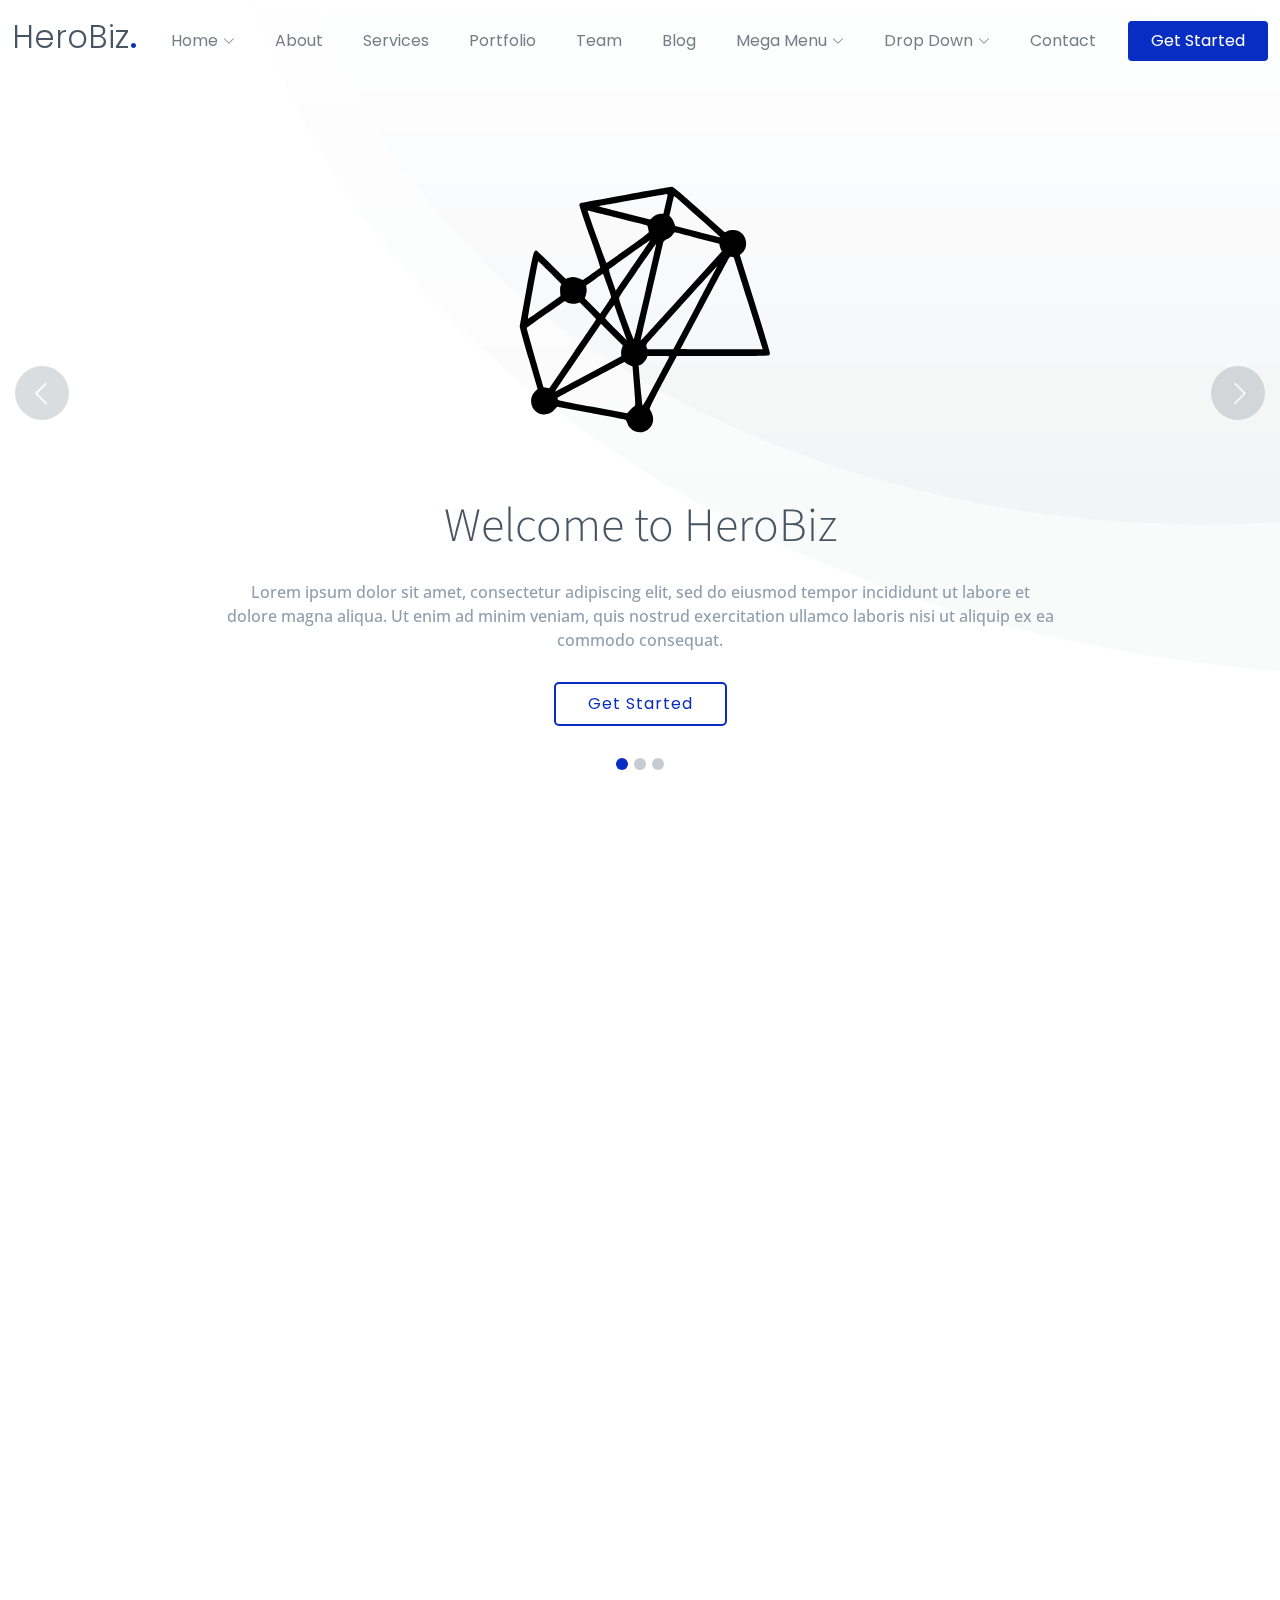
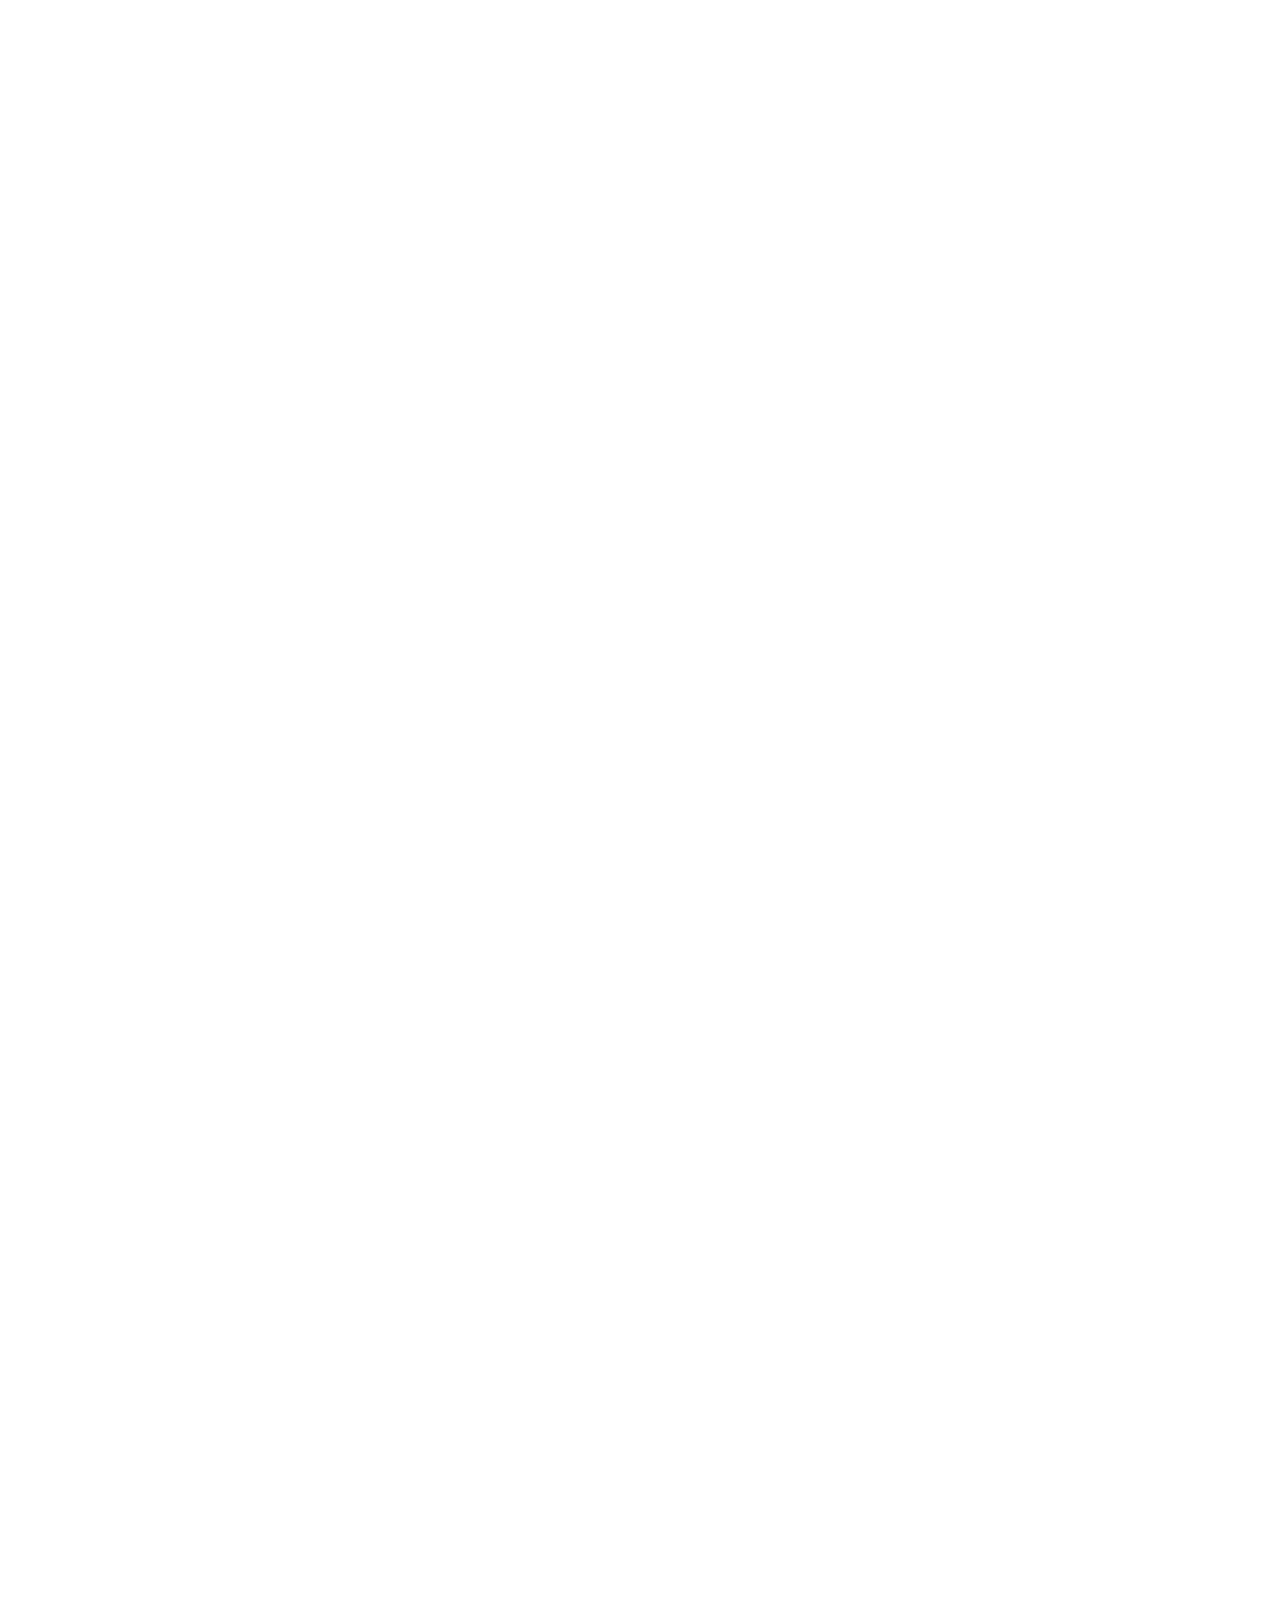
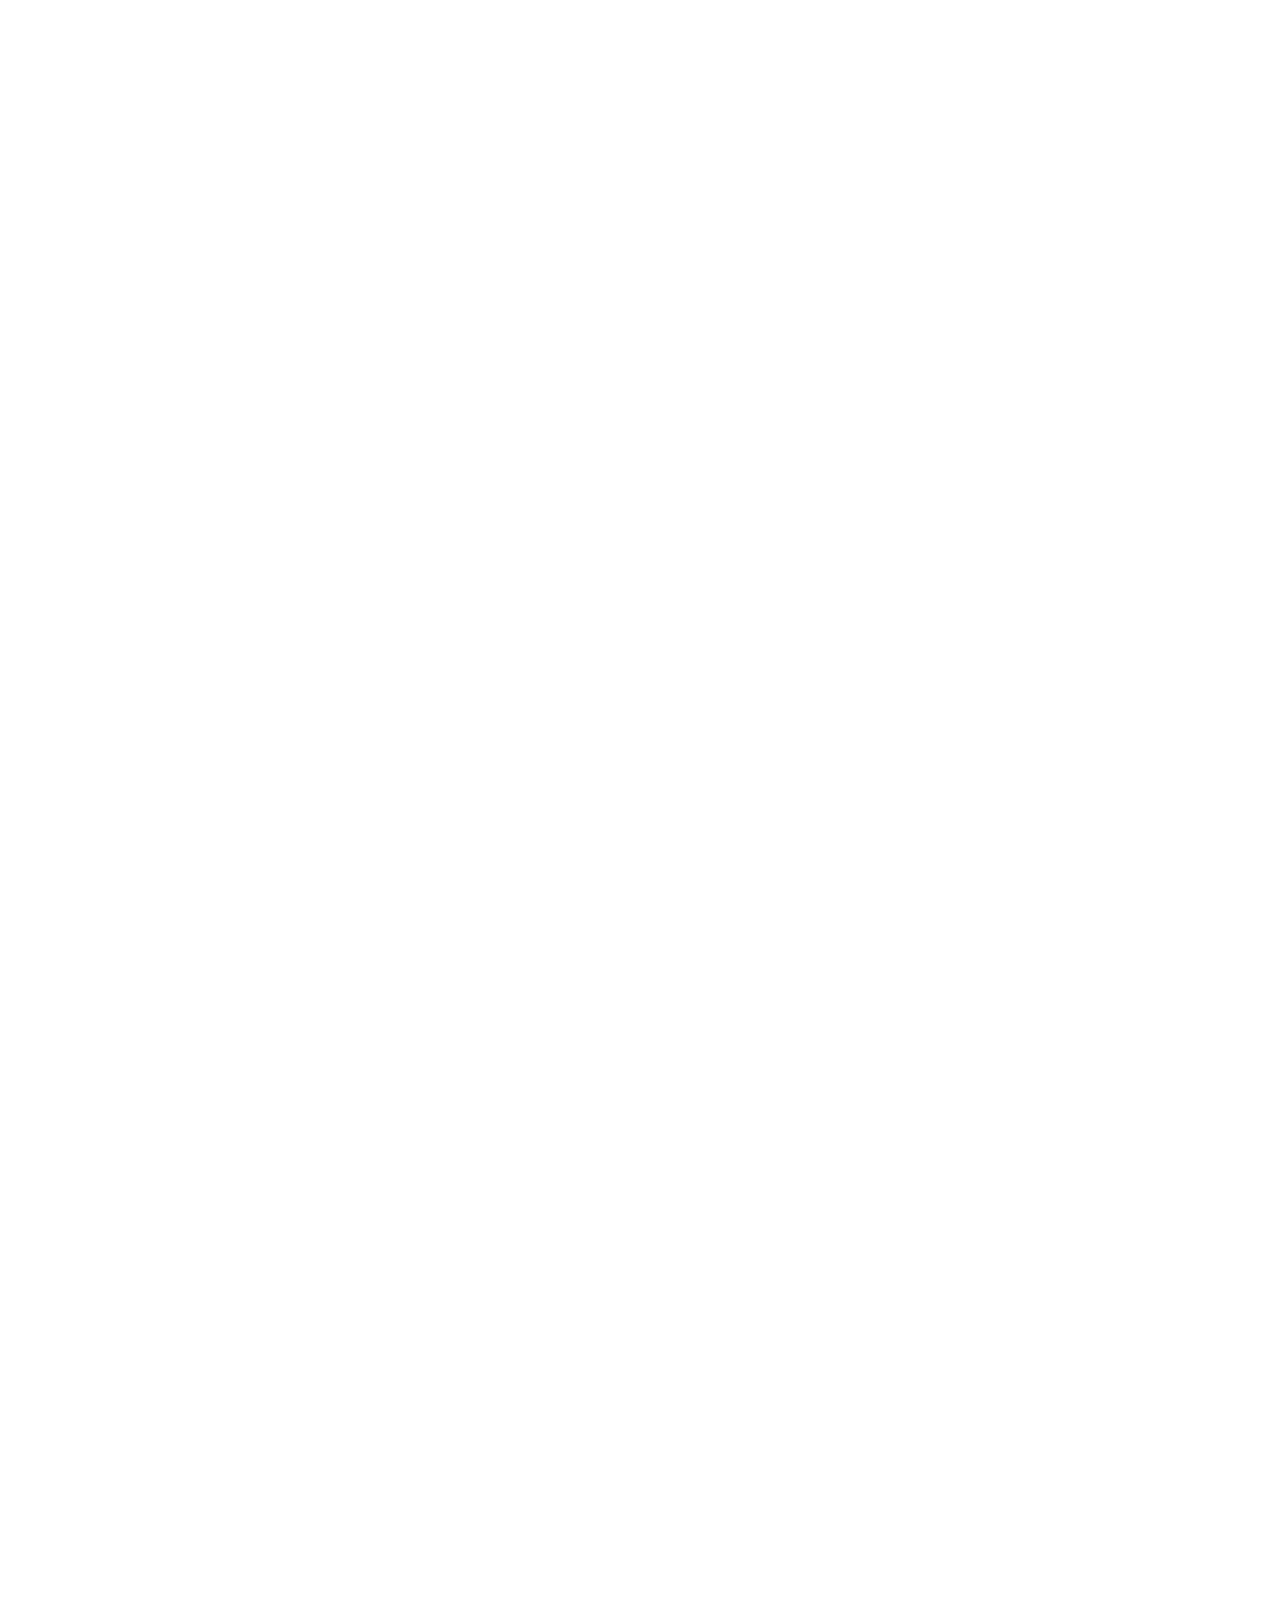
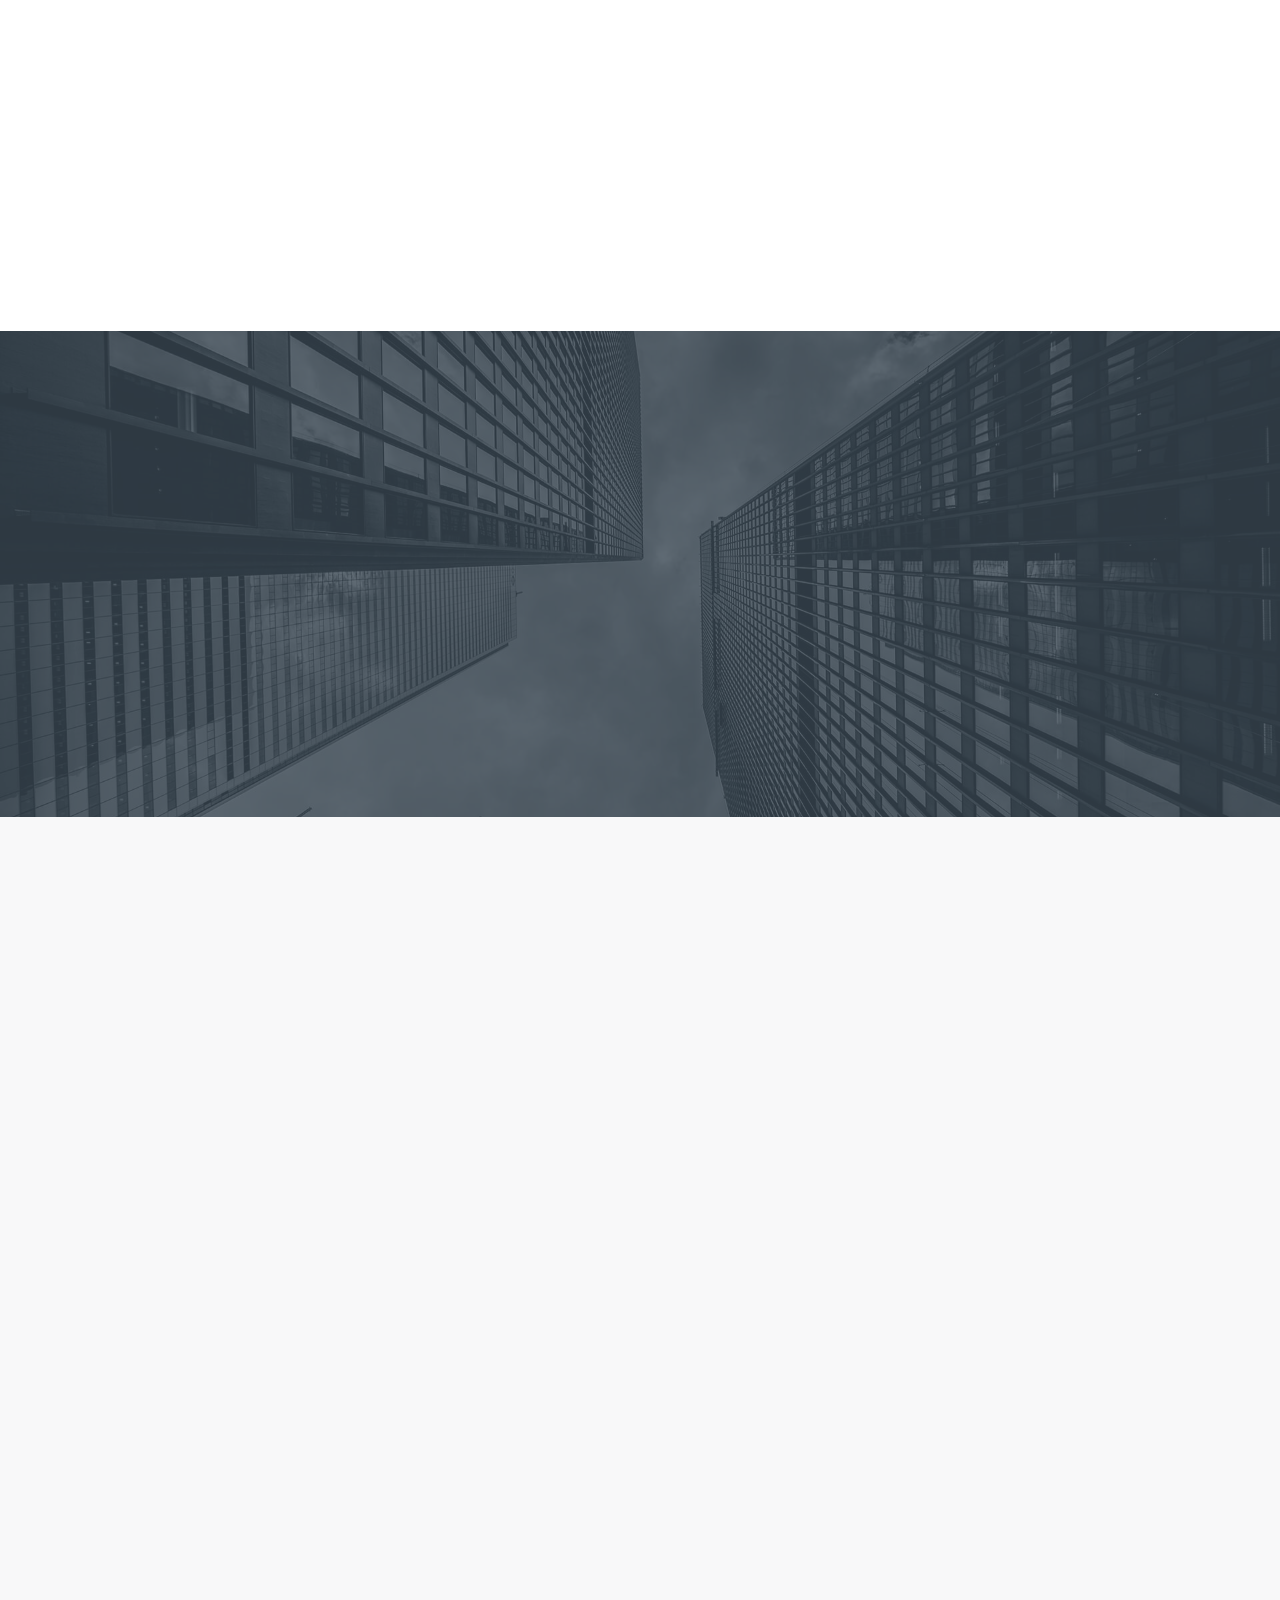
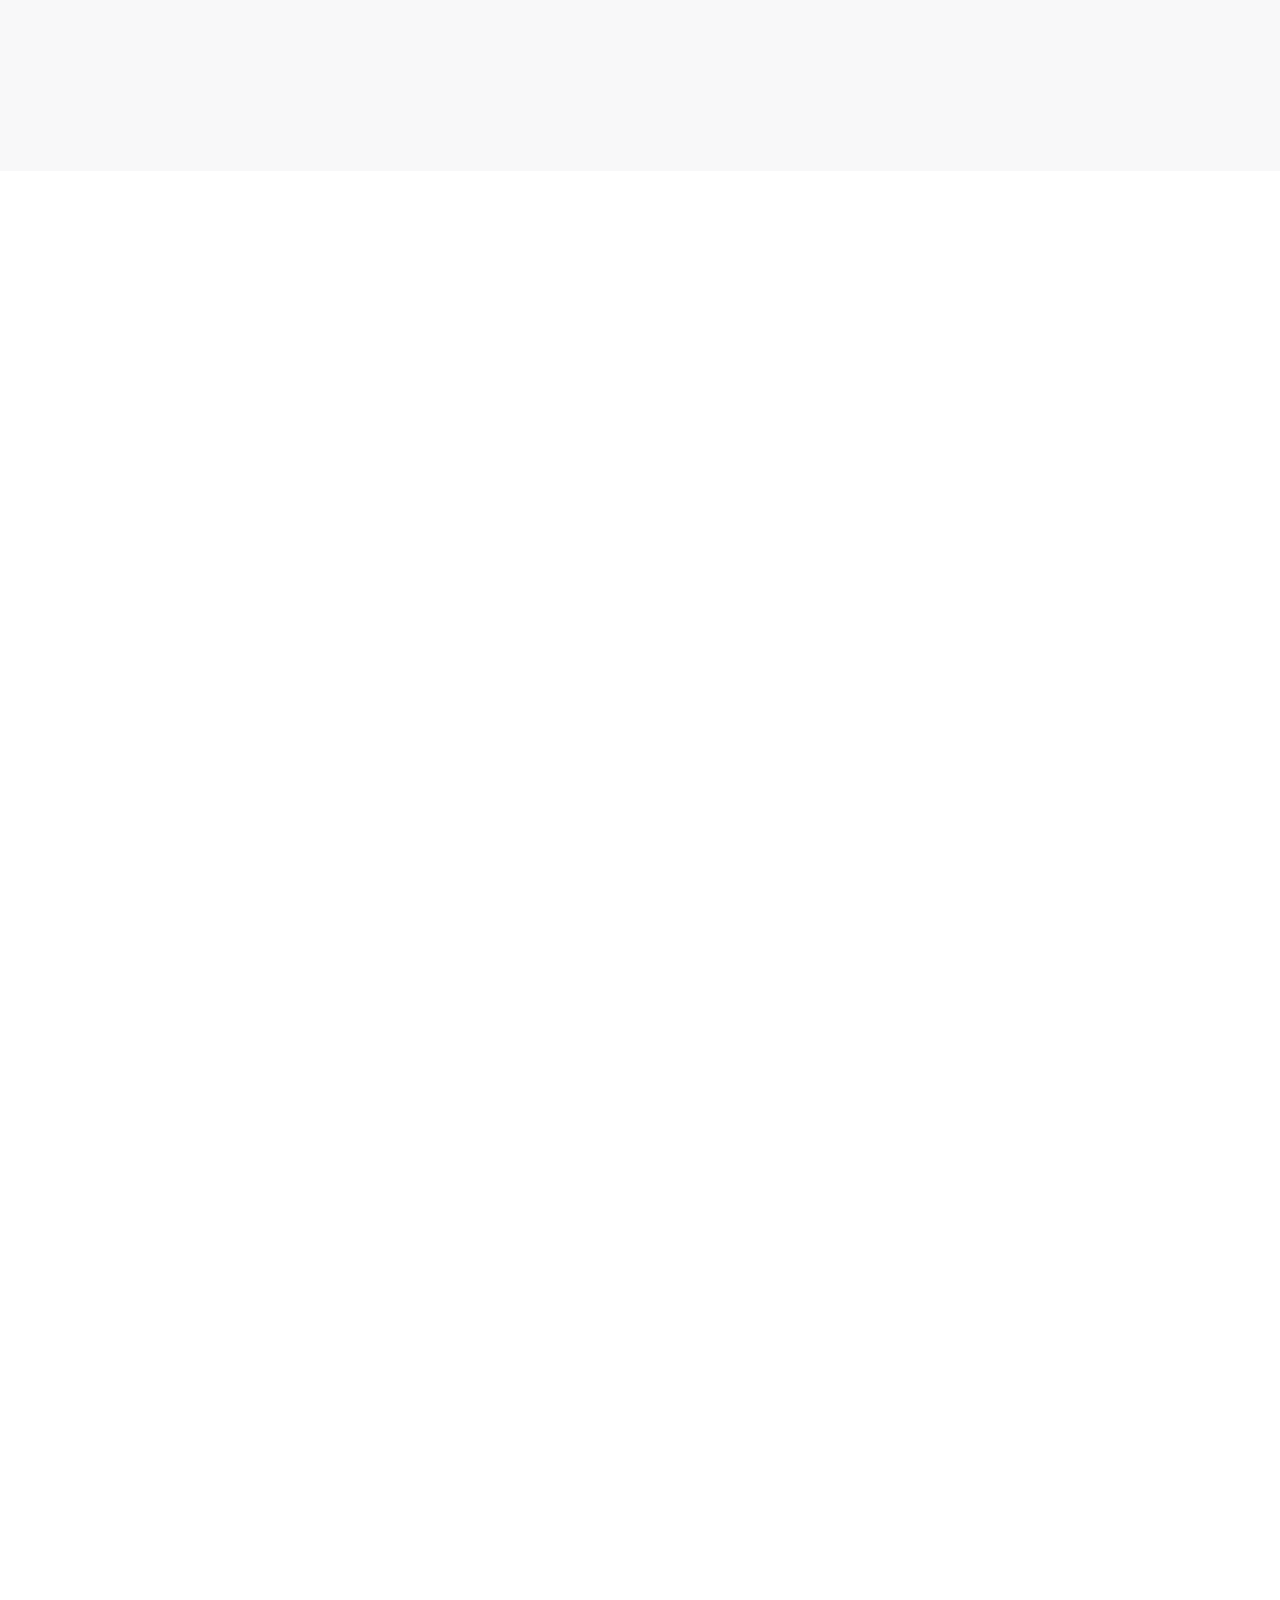
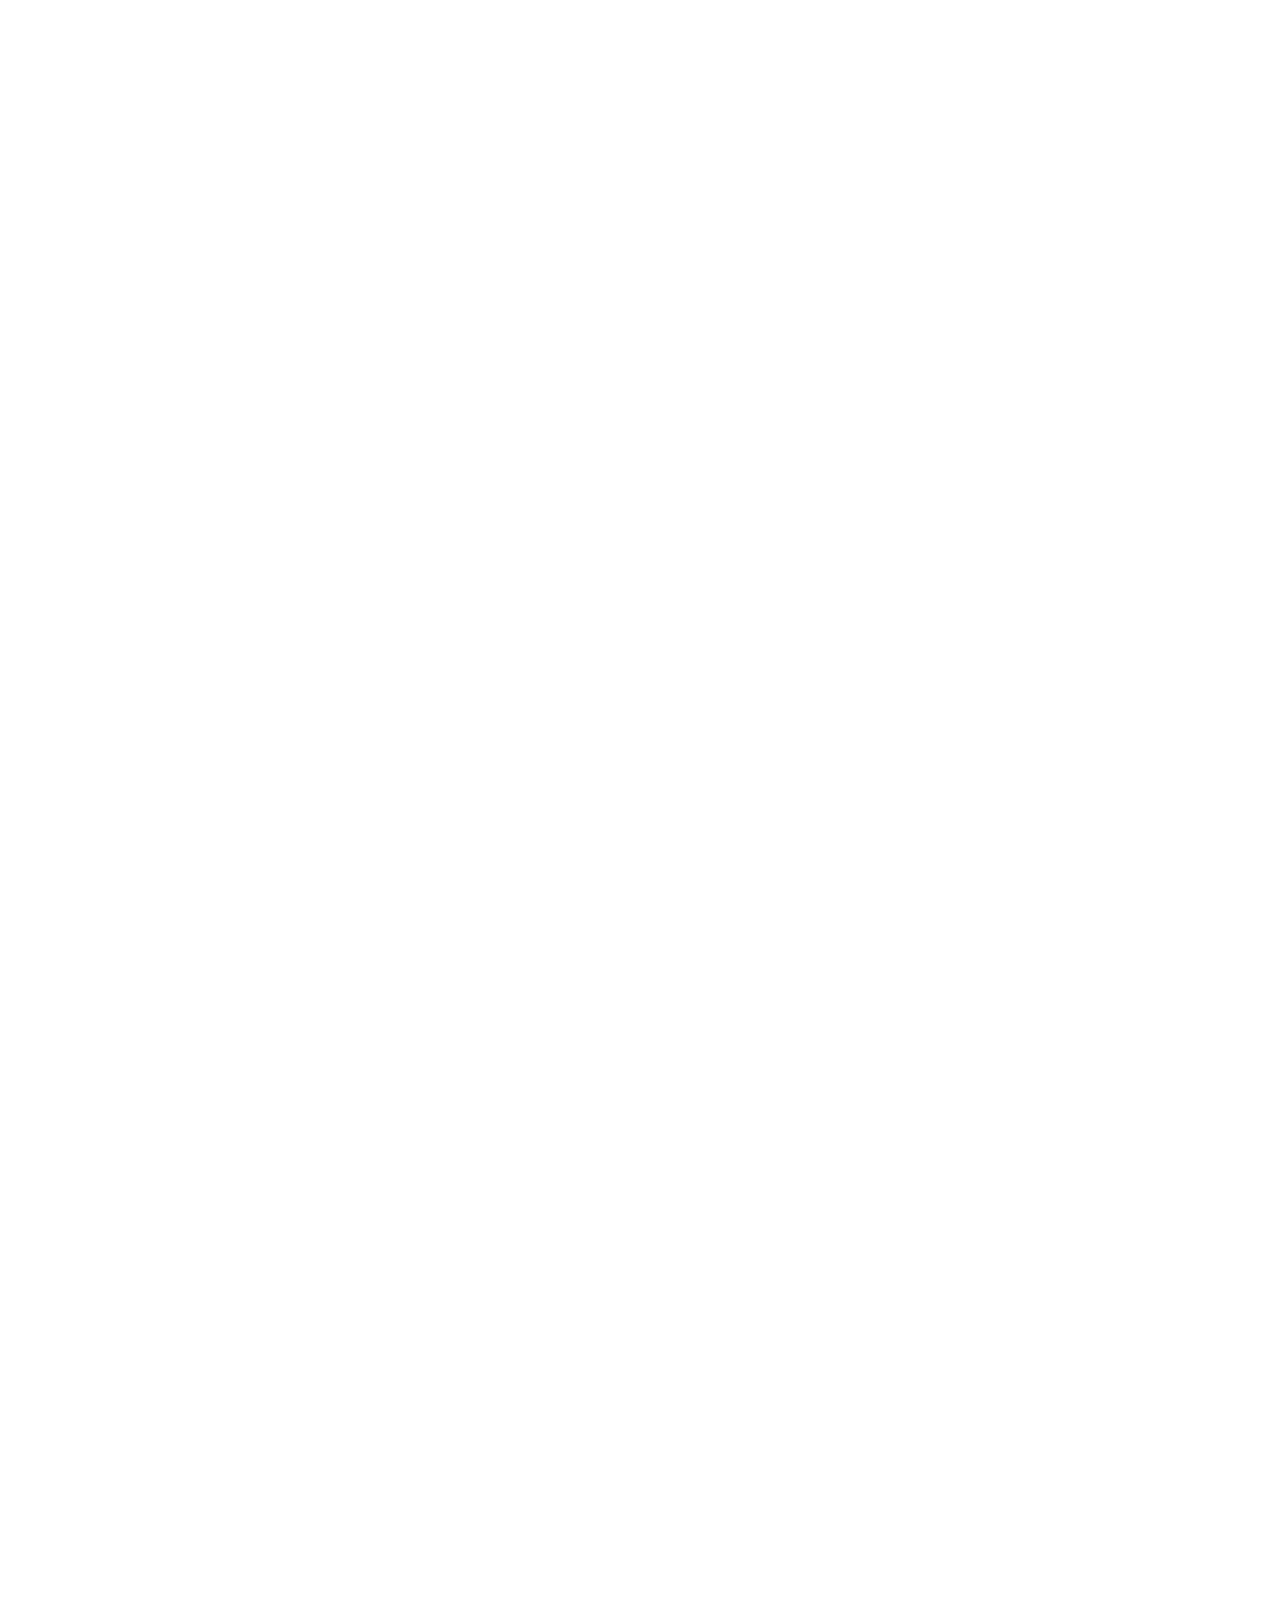
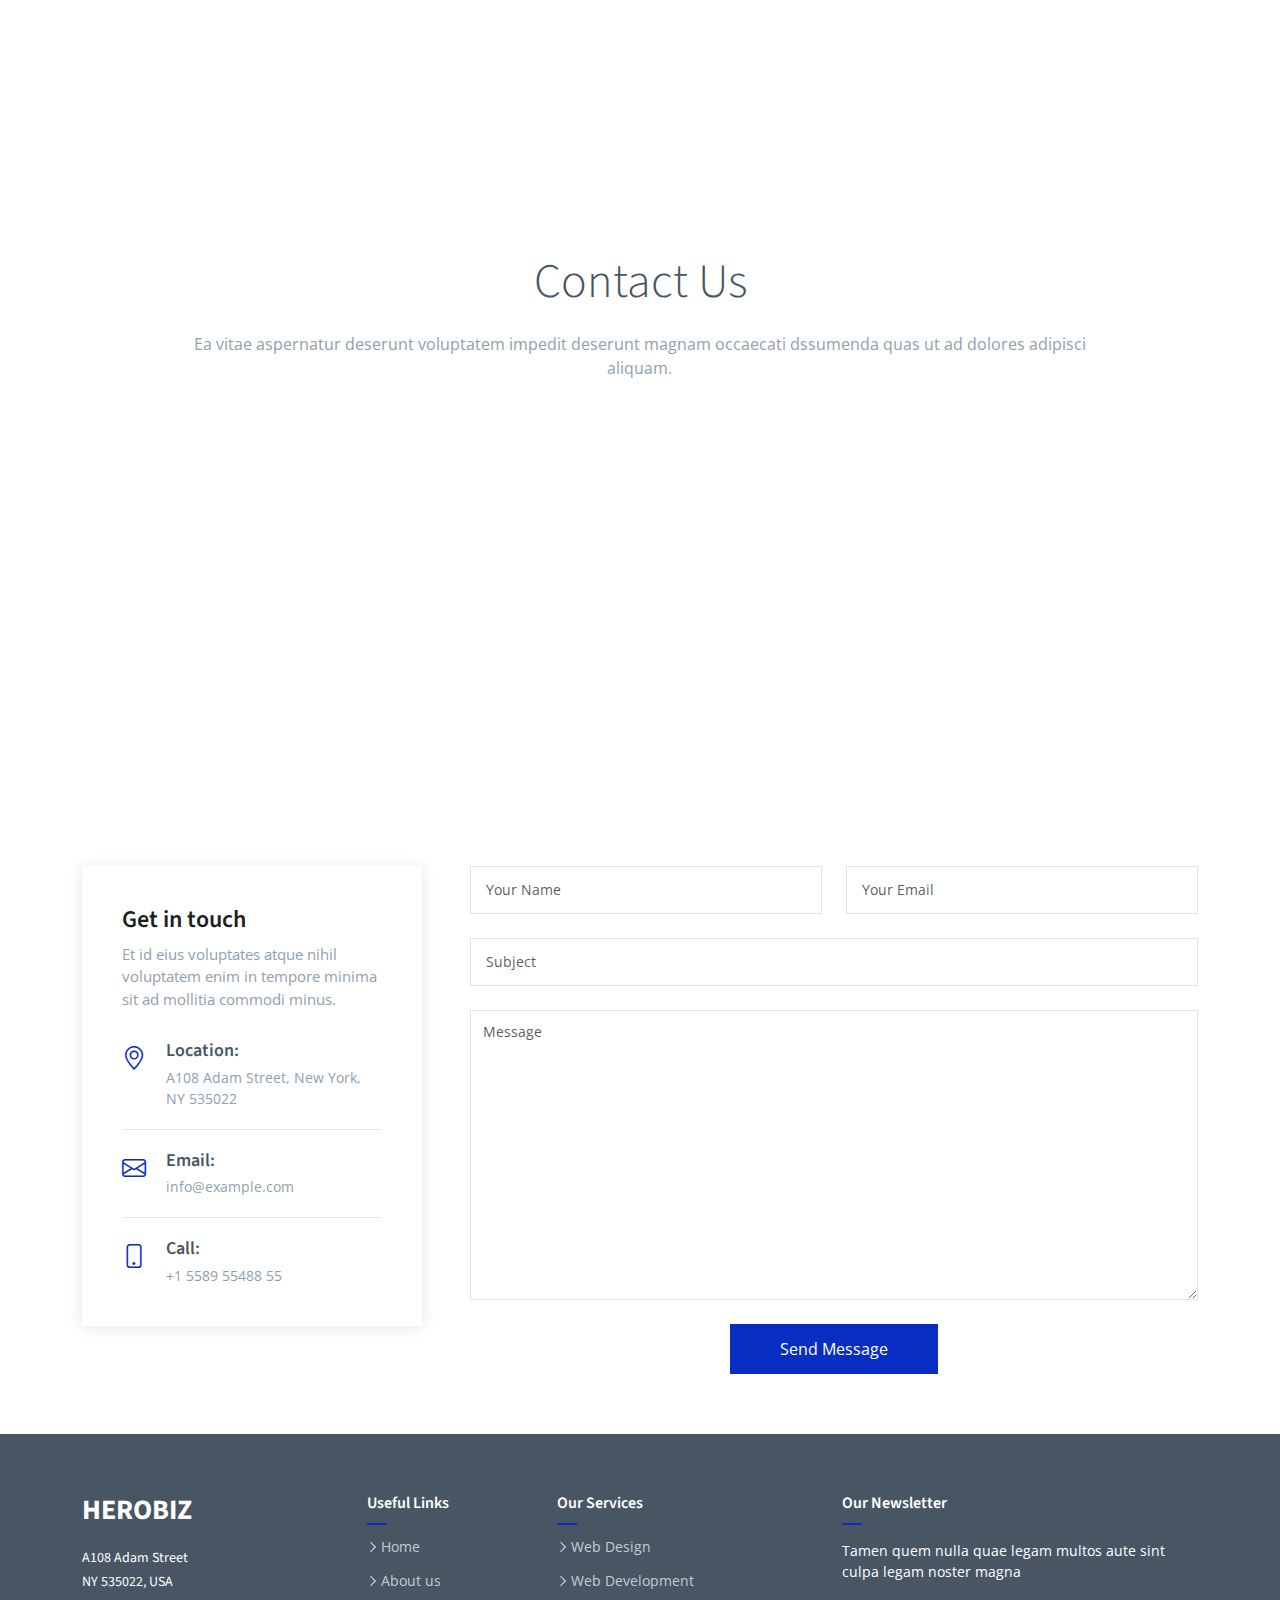
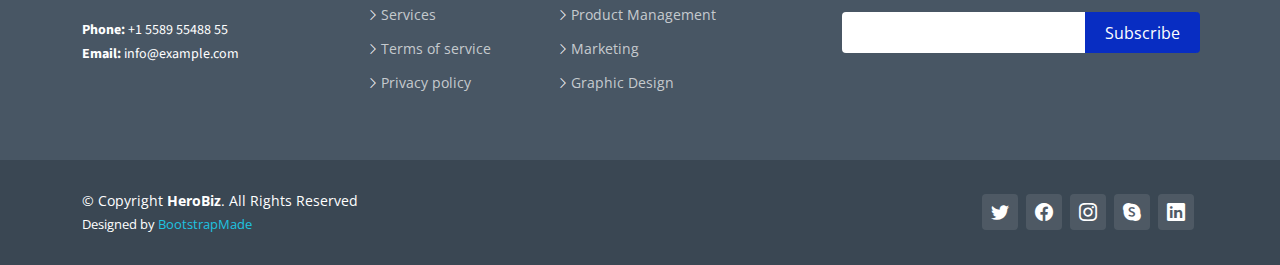
<file: index-2.html>
<!DOCTYPE html>
<html lang="en">

<head>
  <meta charset="utf-8">
  <meta content="width=device-width, initial-scale=1.0" name="viewport">

  <title>HeroBiz Bootstrap Template - Home 2</title>
  <meta content="" name="description">
  <meta content="" name="keywords">

  <!-- Favicons -->
  <link href="assets/img/favicon.png" rel="icon">
  <link href="assets/img/apple-touch-icon.png" rel="apple-touch-icon">

  <!-- Google Fonts -->
  <link rel="preconnect" href="https://fonts.googleapis.com">
  <link rel="preconnect" href="https://fonts.gstatic.com" crossorigin>
  <link href="https://fonts.googleapis.com/css2?family=Open+Sans:ital,wght@0,300;0,400;0,500;0,600;0,700;1,300;1,400;1,500;1,600;1,700&family=Poppins:ital,wght@0,300;0,400;0,500;0,600;0,700;1,300;1,400;1,500;1,600;1,700&family=Source+Sans+Pro:ital,wght@0,300;0,400;0,600;0,700;1,300;1,400;1,600;1,700&display=swap" rel="stylesheet">

  <!-- Vendor CSS Files -->
  <link href="assets/vendor/bootstrap/css/bootstrap.min.css" rel="stylesheet">
  <link href="assets/vendor/bootstrap-icons/bootstrap-icons.css" rel="stylesheet">
  <link href="assets/vendor/aos/aos.css" rel="stylesheet">
  <link href="assets/vendor/glightbox/css/glightbox.min.css" rel="stylesheet">
  <link href="assets/vendor/swiper/swiper-bundle.min.css" rel="stylesheet">

  <!-- Variables CSS Files. Uncomment your preferred color scheme -->
  <link href="assets/css/variables.css" rel="stylesheet">
  <!-- <link href="assets/css/variables-blue.css" rel="stylesheet"> -->
  <!-- <link href="assets/css/variables-green.css" rel="stylesheet"> -->
  <!-- <link href="assets/css/variables-orange.css" rel="stylesheet"> -->
  <!-- <link href="assets/css/variables-purple.css" rel="stylesheet"> -->
  <!-- <link href="assets/css/variables-red.css" rel="stylesheet"> -->
  <!-- <link href="assets/css/variables-pink.css" rel="stylesheet"> -->

  <!-- Template Main CSS File -->
  <link href="assets/css/main.css" rel="stylesheet">

  <!-- =======================================================
  * Template Name: HeroBiz
  * Updated: Jan 29 2024 with Bootstrap v5.3.2
  * Template URL: https://bootstrapmade.com/herobiz-bootstrap-business-template/
  * Author: BootstrapMade.com
  * License: https://bootstrapmade.com/license/
  ======================================================== -->
</head>

<body>

  <!-- ======= Header ======= -->
  <header id="header" class="header fixed-top" data-scrollto-offset="0">
    <div class="container-fluid d-flex align-items-center justify-content-between">

      <a href="index.html" class="logo d-flex align-items-center scrollto me-auto me-lg-0">
        <!-- Uncomment the line below if you also wish to use an image logo -->
        <!-- <img src="assets/img/logo.png" alt=""> -->
        <h1>HeroBiz<span>.</span></h1>
      </a>

      <nav id="navbar" class="navbar">
        <ul>

          <li class="dropdown"><a href="#"><span>Home</span> <i class="bi bi-chevron-down dropdown-indicator"></i></a>
            <ul>
              <li><a href="index.html">Home 1 - index.html</a></li>
              <li><a href="index-2.html" class="active">Home 2 - index-2.html</a></li>
              <li><a href="index-3.html">Home 3 - index-3.html</a></li>
              <li><a href="index-4.html">Home 4 - index-4.html</a></li>
            </ul>
          </li>

          <li><a class="nav-link scrollto" href="index.html#about">About</a></li>
          <li><a class="nav-link scrollto" href="index.html#services">Services</a></li>
          <li><a class="nav-link scrollto" href="index.html#portfolio">Portfolio</a></li>
          <li><a class="nav-link scrollto" href="index.html#team">Team</a></li>
          <li><a href="blog.html">Blog</a></li>
          <li class="dropdown megamenu"><a href="#"><span>Mega Menu</span> <i class="bi bi-chevron-down dropdown-indicator"></i></a>
            <ul>
              <li>
                <a href="#">Column 1 link 1</a>
                <a href="#">Column 1 link 2</a>
                <a href="#">Column 1 link 3</a>
              </li>
              <li>
                <a href="#">Column 2 link 1</a>
                <a href="#">Column 2 link 2</a>
                <a href="#">Column 3 link 3</a>
              </li>
              <li>
                <a href="#">Column 3 link 1</a>
                <a href="#">Column 3 link 2</a>
                <a href="#">Column 3 link 3</a>
              </li>
              <li>
                <a href="#">Column 4 link 1</a>
                <a href="#">Column 4 link 2</a>
                <a href="#">Column 4 link 3</a>
              </li>
            </ul>
          </li>
          <li class="dropdown"><a href="#"><span>Drop Down</span> <i class="bi bi-chevron-down dropdown-indicator"></i></a>
            <ul>
              <li><a href="#">Drop Down 1</a></li>
              <li class="dropdown"><a href="#"><span>Deep Drop Down</span> <i class="bi bi-chevron-down dropdown-indicator"></i></a>
                <ul>
                  <li><a href="#">Deep Drop Down 1</a></li>
                  <li><a href="#">Deep Drop Down 2</a></li>
                  <li><a href="#">Deep Drop Down 3</a></li>
                  <li><a href="#">Deep Drop Down 4</a></li>
                  <li><a href="#">Deep Drop Down 5</a></li>
                </ul>
              </li>
              <li><a href="#">Drop Down 2</a></li>
              <li><a href="#">Drop Down 3</a></li>
              <li><a href="#">Drop Down 4</a></li>
            </ul>
          </li>
          <li><a class="nav-link scrollto" href="index.html#contact">Contact</a></li>
        </ul>
        <i class="bi bi-list mobile-nav-toggle d-none"></i>
      </nav><!-- .navbar -->

      <a class="btn-getstarted scrollto" href="index.html#about">Get Started</a>

    </div>
  </header><!-- End Header -->

  <!-- ======= Hero Section ======= -->
  <section id="hero" class="hero carousel  carousel-fade" data-bs-ride="carousel" data-bs-interval="5000">

    <div class="carousel-inner">
      <div class="carousel-item active">
        <div class="container">
          <div class="row justify-content-center gy-6">

            <div class="col-lg-5 col-md-8">
              <img src="assets/img/hero-carousel/hero-carousel-1.svg" alt="" class="img-fluid img">
            </div>

            <div class="col-lg-9 text-center">
              <h2>Welcome to HeroBiz</h2>
              <p>Lorem ipsum dolor sit amet, consectetur adipiscing elit, sed do eiusmod tempor incididunt ut labore et dolore magna aliqua. Ut enim ad minim veniam, quis nostrud exercitation ullamco laboris nisi ut aliquip ex ea commodo consequat.</p>
              <a href="#featured-services" class="btn-get-started scrollto ">Get Started</a>
            </div>

          </div>
        </div>
      </div><!-- End Carousel Item -->

      <div class="carousel-item">
        <div class="container">
          <div class="row justify-content-center gy-6">

            <div class="col-lg-5 col-md-8">
              <img src="assets/img/hero-carousel/hero-carousel-2.svg" alt="" class="img-fluid img">
            </div>

            <div class="col-lg-9 text-center">
              <h2>At vero eos et accusamus</h2>
              <p>Nam libero tempore, cum soluta nobis est eligendi optio cumque nihil impedit quo minus id quod maxime placeat facere possimus, omnis voluptas assumenda est, omnis dolor repellendus. Temporibus autem quibusdam et aut officiis debitis aut.</p>
              <a href="#featured-services" class="btn-get-started scrollto ">Get Started</a>
            </div>

          </div>
        </div>
      </div><!-- End Carousel Item -->

      <div class="carousel-item">
        <div class="container">
          <div class="row justify-content-center gy-6">

            <div class="col-lg-5 col-md-8">
              <img src="assets/img/hero-carousel/hero-carousel-3.svg" alt="" class="img-fluid img">
            </div>

            <div class="col-lg-9 text-center">
              <h2>Temporibus autem quibusdam</h2>
              <p>Beatae vitae dicta sunt explicabo. Nemo enim ipsam voluptatem quia voluptas sit aspernatur aut odit aut fugit, sed quia consequuntur magni dolores eos qui ratione voluptatem sequi nesciunt omnis iste natus error sit voluptatem accusantium.</p>
              <a href="#featured-services" class="btn-get-started scrollto ">Get Started</a>
            </div>

          </div>
        </div>
      </div><!-- End Carousel Item -->
    </div>

    <a class="carousel-control-prev" href="#hero" role="button" data-bs-slide="prev">
      <span class="carousel-control-prev-icon bi bi-chevron-left" aria-hidden="true"></span>
    </a>

    <a class="carousel-control-next" href="#hero" role="button" data-bs-slide="next">
      <span class="carousel-control-next-icon bi bi-chevron-right" aria-hidden="true"></span>
    </a>

    <ol class="carousel-indicators"></ol>

  </section><!-- End Hero Section -->

  <main id="main">

    <!-- ======= Featured Services Section ======= -->
    <section id="featured-services" class="featured-services">
      <div class="container">

        <div class="row gy-4">

          <div class="col-xl-3 col-md-6 d-flex" data-aos="zoom-out">
            <div class="service-item position-relative">
              <div class="icon"><i class="bi bi-activity icon"></i></div>
              <h4><a href="" class="stretched-link">Lorem Ipsum</a></h4>
              <p>Voluptatum deleniti atque corrupti quos dolores et quas molestias excepturi</p>
            </div>
          </div><!-- End Service Item -->

          <div class="col-xl-3 col-md-6 d-flex" data-aos="zoom-out" data-aos-delay="200">
            <div class="service-item position-relative">
              <div class="icon"><i class="bi bi-bounding-box-circles icon"></i></div>
              <h4><a href="" class="stretched-link">Sed ut perspici</a></h4>
              <p>Duis aute irure dolor in reprehenderit in voluptate velit esse cillum dolore</p>
            </div>
          </div><!-- End Service Item -->

          <div class="col-xl-3 col-md-6 d-flex" data-aos="zoom-out" data-aos-delay="400">
            <div class="service-item position-relative">
              <div class="icon"><i class="bi bi-calendar4-week icon"></i></div>
              <h4><a href="" class="stretched-link">Magni Dolores</a></h4>
              <p>Excepteur sint occaecat cupidatat non proident, sunt in culpa qui officia</p>
            </div>
          </div><!-- End Service Item -->

          <div class="col-xl-3 col-md-6 d-flex" data-aos="zoom-out" data-aos-delay="600">
            <div class="service-item position-relative">
              <div class="icon"><i class="bi bi-broadcast icon"></i></div>
              <h4><a href="" class="stretched-link">Nemo Enim</a></h4>
              <p>At vero eos et accusamus et iusto odio dignissimos ducimus qui blanditiis</p>
            </div>
          </div><!-- End Service Item -->

        </div>

      </div>
    </section><!-- End Featured Services Section -->

    <!-- ======= About Section ======= -->
    <section id="about" class="about">
      <div class="container" data-aos="fade-up">

        <div class="section-header">
          <h2>About Us</h2>
          <p>Architecto nobis eos vel nam quidem vitae temporibus voluptates qui hic deserunt iusto omnis nam voluptas asperiores sequi tenetur dolores incidunt enim voluptatem magnam cumque fuga.</p>
        </div>

        <div class="row g-4 g-lg-5" data-aos="fade-up" data-aos-delay="200">

          <div class="col-lg-5">
            <div class="about-img">
              <img src="assets/img/about.jpg" class="img-fluid" alt="">
            </div>
          </div>

          <div class="col-lg-7">
            <h3 class="pt-0 pt-lg-5">Neque officiis dolore maiores et exercitationem quae est seda lidera pat claero</h3>

            <!-- Tabs -->
            <ul class="nav nav-pills mb-3">
              <li><a class="nav-link active" data-bs-toggle="pill" href="#tab1">Saepe fuga</a></li>
              <li><a class="nav-link" data-bs-toggle="pill" href="#tab2">Voluptates</a></li>
              <li><a class="nav-link" data-bs-toggle="pill" href="#tab3">Corrupti</a></li>
            </ul><!-- End Tabs -->

            <!-- Tab Content -->
            <div class="tab-content">

              <div class="tab-pane fade show active" id="tab1">

                <p class="fst-italic">Consequuntur inventore voluptates consequatur aut vel et. Eos doloribus expedita. Sapiente atque consequatur minima nihil quae aspernatur quo suscipit voluptatem.</p>

                <div class="d-flex align-items-center mt-4">
                  <i class="bi bi-check2"></i>
                  <h4>Repudiandae rerum velit modi et officia quasi facilis</h4>
                </div>
                <p>Laborum omnis voluptates voluptas qui sit aliquam blanditiis. Sapiente minima commodi dolorum non eveniet magni quaerat nemo et.</p>

                <div class="d-flex align-items-center mt-4">
                  <i class="bi bi-check2"></i>
                  <h4>Incidunt non veritatis illum ea ut nisi</h4>
                </div>
                <p>Non quod totam minus repellendus autem sint velit. Rerum debitis facere soluta tenetur. Iure molestiae assumenda sunt qui inventore eligendi voluptates nisi at. Dolorem quo tempora. Quia et perferendis.</p>

                <div class="d-flex align-items-center mt-4">
                  <i class="bi bi-check2"></i>
                  <h4>Omnis ab quia nemo dignissimos rem eum quos..</h4>
                </div>
                <p>Eius alias aut cupiditate. Dolor voluptates animi ut blanditiis quos nam. Magnam officia aut ut alias quo explicabo ullam esse. Sunt magnam et dolorem eaque magnam odit enim quaerat. Vero error error voluptatem eum.</p>

              </div><!-- End Tab 1 Content -->

              <div class="tab-pane fade show" id="tab2">

                <p class="fst-italic">Consequuntur inventore voluptates consequatur aut vel et. Eos doloribus expedita. Sapiente atque consequatur minima nihil quae aspernatur quo suscipit voluptatem.</p>

                <div class="d-flex align-items-center mt-4">
                  <i class="bi bi-check2"></i>
                  <h4>Repudiandae rerum velit modi et officia quasi facilis</h4>
                </div>
                <p>Laborum omnis voluptates voluptas qui sit aliquam blanditiis. Sapiente minima commodi dolorum non eveniet magni quaerat nemo et.</p>

                <div class="d-flex align-items-center mt-4">
                  <i class="bi bi-check2"></i>
                  <h4>Incidunt non veritatis illum ea ut nisi</h4>
                </div>
                <p>Non quod totam minus repellendus autem sint velit. Rerum debitis facere soluta tenetur. Iure molestiae assumenda sunt qui inventore eligendi voluptates nisi at. Dolorem quo tempora. Quia et perferendis.</p>

                <div class="d-flex align-items-center mt-4">
                  <i class="bi bi-check2"></i>
                  <h4>Omnis ab quia nemo dignissimos rem eum quos..</h4>
                </div>
                <p>Eius alias aut cupiditate. Dolor voluptates animi ut blanditiis quos nam. Magnam officia aut ut alias quo explicabo ullam esse. Sunt magnam et dolorem eaque magnam odit enim quaerat. Vero error error voluptatem eum.</p>

              </div><!-- End Tab 2 Content -->

              <div class="tab-pane fade show" id="tab3">

                <p class="fst-italic">Consequuntur inventore voluptates consequatur aut vel et. Eos doloribus expedita. Sapiente atque consequatur minima nihil quae aspernatur quo suscipit voluptatem.</p>

                <div class="d-flex align-items-center mt-4">
                  <i class="bi bi-check2"></i>
                  <h4>Repudiandae rerum velit modi et officia quasi facilis</h4>
                </div>
                <p>Laborum omnis voluptates voluptas qui sit aliquam blanditiis. Sapiente minima commodi dolorum non eveniet magni quaerat nemo et.</p>

                <div class="d-flex align-items-center mt-4">
                  <i class="bi bi-check2"></i>
                  <h4>Incidunt non veritatis illum ea ut nisi</h4>
                </div>
                <p>Non quod totam minus repellendus autem sint velit. Rerum debitis facere soluta tenetur. Iure molestiae assumenda sunt qui inventore eligendi voluptates nisi at. Dolorem quo tempora. Quia et perferendis.</p>

                <div class="d-flex align-items-center mt-4">
                  <i class="bi bi-check2"></i>
                  <h4>Omnis ab quia nemo dignissimos rem eum quos..</h4>
                </div>
                <p>Eius alias aut cupiditate. Dolor voluptates animi ut blanditiis quos nam. Magnam officia aut ut alias quo explicabo ullam esse. Sunt magnam et dolorem eaque magnam odit enim quaerat. Vero error error voluptatem eum.</p>

              </div><!-- End Tab 3 Content -->

            </div>

          </div>

        </div>

      </div>
    </section><!-- End About Section -->

    <!-- ======= Clients Section ======= -->
    <section id="clients" class="clients">
      <div class="container" data-aos="zoom-out">

        <div class="clients-slider swiper">
          <div class="swiper-wrapper align-items-center">
            <div class="swiper-slide"><img src="assets/img/clients/client-1.png" class="img-fluid" alt=""></div>
            <div class="swiper-slide"><img src="assets/img/clients/client-2.png" class="img-fluid" alt=""></div>
            <div class="swiper-slide"><img src="assets/img/clients/client-3.png" class="img-fluid" alt=""></div>
            <div class="swiper-slide"><img src="assets/img/clients/client-4.png" class="img-fluid" alt=""></div>
            <div class="swiper-slide"><img src="assets/img/clients/client-5.png" class="img-fluid" alt=""></div>
            <div class="swiper-slide"><img src="assets/img/clients/client-6.png" class="img-fluid" alt=""></div>
            <div class="swiper-slide"><img src="assets/img/clients/client-7.png" class="img-fluid" alt=""></div>
            <div class="swiper-slide"><img src="assets/img/clients/client-8.png" class="img-fluid" alt=""></div>
          </div>
        </div>

      </div>
    </section><!-- End Clients Section -->

    <!-- ======= Call To Action Section ======= -->
    <section id="cta" class="cta">
      <div class="container" data-aos="zoom-out">

        <div class="row g-5">

          <div class="col-lg-8 col-md-6 content d-flex flex-column justify-content-center order-last order-md-first">
            <h3>Alias sunt quas <em>Cupiditate</em> oluptas hic minima</h3>
            <p> Duis aute irure dolor in reprehenderit in voluptate velit esse cillum dolore eu fugiat nulla pariatur. Excepteur sint occaecat cupidatat non proident, sunt in culpa qui officia deserunt mollit anim id est laborum.</p>
            <a class="cta-btn align-self-start" href="#">Call To Action</a>
          </div>

          <div class="col-lg-4 col-md-6 order-first order-md-last d-flex align-items-center">
            <div class="img">
              <img src="assets/img/cta.jpg" alt="" class="img-fluid">
            </div>
          </div>

        </div>

      </div>
    </section><!-- End Call To Action Section -->

    <!-- ======= On Focus Section ======= -->
    <section id="onfocus" class="onfocus">
      <div class="container-fluid p-0" data-aos="fade-up">

        <div class="row g-0">
          <div class="col-lg-6 video-play position-relative">
            <a href="https://www.youtube.com/watch?v=LXb3EKWsInQ" class="glightbox play-btn"></a>
          </div>
          <div class="col-lg-6">
            <div class="content d-flex flex-column justify-content-center h-100">
              <h3>Voluptatem dignissimos provident quasi corporis</h3>
              <p class="fst-italic">
                Lorem ipsum dolor sit amet, consectetur adipiscing elit, sed do eiusmod tempor incididunt ut labore et dolore
                magna aliqua.
              </p>
              <ul>
                <li><i class="bi bi-check-circle"></i> Ullamco laboris nisi ut aliquip ex ea commodo consequat.</li>
                <li><i class="bi bi-check-circle"></i> Duis aute irure dolor in reprehenderit in voluptate velit.</li>
                <li><i class="bi bi-check-circle"></i> Ullamco laboris nisi ut aliquip ex ea commodo consequat. Duis aute irure dolor in reprehenderit in voluptate trideta storacalaperda mastiro dolore eu fugiat nulla pariatur.</li>
              </ul>
              <a href="#" class="read-more align-self-start"><span>Read More</span><i class="bi bi-arrow-right"></i></a>
            </div>
          </div>
        </div>

      </div>
    </section><!-- End On Focus Section -->

    <!-- ======= Features Section ======= -->
    <section id="features" class="features">
      <div class="container" data-aos="fade-up">

        <ul class="nav nav-tabs row gy-4 d-flex">

          <li class="nav-item col-6 col-md-4 col-lg-2">
            <a class="nav-link active show" data-bs-toggle="tab" data-bs-target="#tab-1">
              <i class="bi bi-binoculars color-cyan"></i>
              <h4>Modinest</h4>
            </a>
          </li><!-- End Tab 1 Nav -->

          <li class="nav-item col-6 col-md-4 col-lg-2">
            <a class="nav-link" data-bs-toggle="tab" data-bs-target="#tab-2">
              <i class="bi bi-box-seam color-indigo"></i>
              <h4>Undaesenti</h4>
            </a>
          </li><!-- End Tab 2 Nav -->

          <li class="nav-item col-6 col-md-4 col-lg-2">
            <a class="nav-link" data-bs-toggle="tab" data-bs-target="#tab-3">
              <i class="bi bi-brightness-high color-teal"></i>
              <h4>Pariatur</h4>
            </a>
          </li><!-- End Tab 3 Nav -->

          <li class="nav-item col-6 col-md-4 col-lg-2">
            <a class="nav-link" data-bs-toggle="tab" data-bs-target="#tab-4">
              <i class="bi bi-command color-red"></i>
              <h4>Nostrum</h4>
            </a>
          </li><!-- End Tab 4 Nav -->

          <li class="nav-item col-6 col-md-4 col-lg-2">
            <a class="nav-link" data-bs-toggle="tab" data-bs-target="#tab-5">
              <i class="bi bi-easel color-blue"></i>
              <h4>Adipiscing</h4>
            </a>
          </li><!-- End Tab 5 Nav -->

          <li class="nav-item col-6 col-md-4 col-lg-2">
            <a class="nav-link" data-bs-toggle="tab" data-bs-target="#tab-6">
              <i class="bi bi-map color-orange"></i>
              <h4>Reprehit</h4>
            </a>
          </li><!-- End Tab 6 Nav -->

        </ul>

        <div class="tab-content">

          <div class="tab-pane active show" id="tab-1">
            <div class="row gy-4">
              <div class="col-lg-8 order-2 order-lg-1" data-aos="fade-up" data-aos-delay="100">
                <h3>Modinest</h3>
                <p class="fst-italic">
                  Lorem ipsum dolor sit amet, consectetur adipiscing elit, sed do eiusmod tempor incididunt ut labore et dolore
                  magna aliqua.
                </p>
                <ul>
                  <li><i class="bi bi-check-circle-fill"></i> Ullamco laboris nisi ut aliquip ex ea commodo consequat.</li>
                  <li><i class="bi bi-check-circle-fill"></i> Duis aute irure dolor in reprehenderit in voluptate velit.</li>
                  <li><i class="bi bi-check-circle-fill"></i> Ullamco laboris nisi ut aliquip ex ea commodo consequat. Duis aute irure dolor in reprehenderit in voluptate trideta storacalaperda mastiro dolore eu fugiat nulla pariatur.</li>
                </ul>
                <p>
                  Ullamco laboris nisi ut aliquip ex ea commodo consequat. Duis aute irure dolor in reprehenderit in voluptate
                  velit esse cillum dolore eu fugiat nulla pariatur. Excepteur sint occaecat cupidatat non proident, sunt in
                  culpa qui officia deserunt mollit anim id est laborum
                </p>
              </div>
              <div class="col-lg-4 order-1 order-lg-2 text-center" data-aos="fade-up" data-aos-delay="200">
                <img src="assets/img/features-1.svg" alt="" class="img-fluid">
              </div>
            </div>
          </div><!-- End Tab Content 1 -->

          <div class="tab-pane" id="tab-2">
            <div class="row gy-4">
              <div class="col-lg-8 order-2 order-lg-1">
                <h3>Undaesenti</h3>
                <p>
                  Ullamco laboris nisi ut aliquip ex ea commodo consequat. Duis aute irure dolor in reprehenderit in voluptate
                  velit esse cillum dolore eu fugiat nulla pariatur. Excepteur sint occaecat cupidatat non proident, sunt in
                  culpa qui officia deserunt mollit anim id est laborum
                </p>
                <p class="fst-italic">
                  Lorem ipsum dolor sit amet, consectetur adipiscing elit, sed do eiusmod tempor incididunt ut labore et dolore
                  magna aliqua.
                </p>
                <ul>
                  <li><i class="bi bi-check-circle-fill"></i> Ullamco laboris nisi ut aliquip ex ea commodo consequat.</li>
                  <li><i class="bi bi-check-circle-fill"></i> Duis aute irure dolor in reprehenderit in voluptate velit.</li>
                  <li><i class="bi bi-check-circle-fill"></i> Provident mollitia neque rerum asperiores dolores quos qui a. Ipsum neque dolor voluptate nisi sed.</li>
                  <li><i class="bi bi-check-circle-fill"></i> Ullamco laboris nisi ut aliquip ex ea commodo consequat. Duis aute irure dolor in reprehenderit in voluptate trideta storacalaperda mastiro dolore eu fugiat nulla pariatur.</li>
                </ul>
              </div>
              <div class="col-lg-4 order-1 order-lg-2 text-center">
                <img src="assets/img/features-2.svg" alt="" class="img-fluid">
              </div>
            </div>
          </div><!-- End Tab Content 2 -->

          <div class="tab-pane" id="tab-3">
            <div class="row gy-4">
              <div class="col-lg-8 order-2 order-lg-1">
                <h3>Pariatur</h3>
                <p>
                  Ullamco laboris nisi ut aliquip ex ea commodo consequat. Duis aute irure dolor in reprehenderit in voluptate
                  velit esse cillum dolore eu fugiat nulla pariatur. Excepteur sint occaecat cupidatat non proident, sunt in
                  culpa qui officia deserunt mollit anim id est laborum
                </p>
                <ul>
                  <li><i class="bi bi-check-circle-fill"></i> Ullamco laboris nisi ut aliquip ex ea commodo consequat.</li>
                  <li><i class="bi bi-check-circle-fill"></i> Duis aute irure dolor in reprehenderit in voluptate velit.</li>
                  <li><i class="bi bi-check-circle-fill"></i> Provident mollitia neque rerum asperiores dolores quos qui a. Ipsum neque dolor voluptate nisi sed.</li>
                </ul>
                <p class="fst-italic">
                  Lorem ipsum dolor sit amet, consectetur adipiscing elit, sed do eiusmod tempor incididunt ut labore et dolore
                  magna aliqua.
                </p>
              </div>
              <div class="col-lg-4 order-1 order-lg-2 text-center">
                <img src="assets/img/features-3.svg" alt="" class="img-fluid">
              </div>
            </div>
          </div><!-- End Tab Content 3 -->

          <div class="tab-pane" id="tab-4">
            <div class="row gy-4">
              <div class="col-lg-8 order-2 order-lg-1">
                <h3>Nostrum</h3>
                <p>
                  Ullamco laboris nisi ut aliquip ex ea commodo consequat. Duis aute irure dolor in reprehenderit in voluptate
                  velit esse cillum dolore eu fugiat nulla pariatur. Excepteur sint occaecat cupidatat non proident, sunt in
                  culpa qui officia deserunt mollit anim id est laborum
                </p>
                <p class="fst-italic">
                  Lorem ipsum dolor sit amet, consectetur adipiscing elit, sed do eiusmod tempor incididunt ut labore et dolore
                  magna aliqua.
                </p>
                <ul>
                  <li><i class="bi bi-check-circle-fill"></i> Ullamco laboris nisi ut aliquip ex ea commodo consequat.</li>
                  <li><i class="bi bi-check-circle-fill"></i> Duis aute irure dolor in reprehenderit in voluptate velit.</li>
                  <li><i class="bi bi-check-circle-fill"></i> Ullamco laboris nisi ut aliquip ex ea commodo consequat. Duis aute irure dolor in reprehenderit in voluptate trideta storacalaperda mastiro dolore eu fugiat nulla pariatur.</li>
                </ul>
              </div>
              <div class="col-lg-4 order-1 order-lg-2 text-center">
                <img src="assets/img/features-4.svg" alt="" class="img-fluid">
              </div>
            </div>
          </div><!-- End Tab Content 4 -->

          <div class="tab-pane" id="tab-5">
            <div class="row gy-4">
              <div class="col-lg-8 order-2 order-lg-1">
                <h3>Adipiscing</h3>
                <p>
                  Ullamco laboris nisi ut aliquip ex ea commodo consequat. Duis aute irure dolor in reprehenderit in voluptate
                  velit esse cillum dolore eu fugiat nulla pariatur. Excepteur sint occaecat cupidatat non proident, sunt in
                  culpa qui officia deserunt mollit anim id est laborum
                </p>
                <p class="fst-italic">
                  Lorem ipsum dolor sit amet, consectetur adipiscing elit, sed do eiusmod tempor incididunt ut labore et dolore
                  magna aliqua.
                </p>
                <ul>
                  <li><i class="bi bi-check-circle-fill"></i> Ullamco laboris nisi ut aliquip ex ea commodo consequat.</li>
                  <li><i class="bi bi-check-circle-fill"></i> Duis aute irure dolor in reprehenderit in voluptate velit.</li>
                  <li><i class="bi bi-check-circle-fill"></i> Ullamco laboris nisi ut aliquip ex ea commodo consequat. Duis aute irure dolor in reprehenderit in voluptate trideta storacalaperda mastiro dolore eu fugiat nulla pariatur.</li>
                </ul>
              </div>
              <div class="col-lg-4 order-1 order-lg-2 text-center">
                <img src="assets/img/features-5.svg" alt="" class="img-fluid">
              </div>
            </div>
          </div><!-- End Tab Content 5 -->

          <div class="tab-pane" id="tab-6">
            <div class="row gy-4">
              <div class="col-lg-8 order-2 order-lg-1">
                <h3>Reprehit</h3>
                <p>
                  Ullamco laboris nisi ut aliquip ex ea commodo consequat. Duis aute irure dolor in reprehenderit in voluptate
                  velit esse cillum dolore eu fugiat nulla pariatur. Excepteur sint occaecat cupidatat non proident, sunt in
                  culpa qui officia deserunt mollit anim id est laborum
                </p>
                <p class="fst-italic">
                  Lorem ipsum dolor sit amet, consectetur adipiscing elit, sed do eiusmod tempor incididunt ut labore et dolore
                  magna aliqua.
                </p>
                <ul>
                  <li><i class="bi bi-check-circle-fill"></i> Ullamco laboris nisi ut aliquip ex ea commodo consequat.</li>
                  <li><i class="bi bi-check-circle-fill"></i> Duis aute irure dolor in reprehenderit in voluptate velit.</li>
                  <li><i class="bi bi-check-circle-fill"></i> Ullamco laboris nisi ut aliquip ex ea commodo consequat. Duis aute irure dolor in reprehenderit in voluptate trideta storacalaperda mastiro dolore eu fugiat nulla pariatur.</li>
                </ul>
              </div>
              <div class="col-lg-4 order-1 order-lg-2 text-center">
                <img src="assets/img/features-6.svg" alt="" class="img-fluid">
              </div>
            </div>
          </div><!-- End Tab Content 6 -->

        </div>

      </div>
    </section><!-- End Features Section -->

    <!-- ======= Services Section ======= -->
    <section id="services" class="services">
      <div class="container" data-aos="fade-up">

        <div class="section-header">
          <h2>Our Services</h2>
          <p>Ea vitae aspernatur deserunt voluptatem impedit deserunt magnam occaecati dssumenda quas ut ad dolores adipisci aliquam.</p>
        </div>

        <div class="row gy-5">

          <div class="col-xl-4 col-md-6" data-aos="zoom-in" data-aos-delay="200">
            <div class="service-item">
              <div class="img">
                <img src="assets/img/services-1.jpg" class="img-fluid" alt="">
              </div>
              <div class="details position-relative">
                <div class="icon">
                  <i class="bi bi-activity"></i>
                </div>
                <a href="#" class="stretched-link">
                  <h3>Nesciunt Mete</h3>
                </a>
                <p>Provident nihil minus qui consequatur non omnis maiores. Eos accusantium minus dolores iure perferendis.</p>
              </div>
            </div>
          </div><!-- End Service Item -->

          <div class="col-xl-4 col-md-6" data-aos="zoom-in" data-aos-delay="300">
            <div class="service-item">
              <div class="img">
                <img src="assets/img/services-2.jpg" class="img-fluid" alt="">
              </div>
              <div class="details position-relative">
                <div class="icon">
                  <i class="bi bi-broadcast"></i>
                </div>
                <a href="#" class="stretched-link">
                  <h3>Eosle Commodi</h3>
                </a>
                <p>Ut autem aut autem non a. Sint sint sit facilis nam iusto sint. Libero corrupti neque eum hic non ut nesciunt dolorem.</p>
              </div>
            </div>
          </div><!-- End Service Item -->

          <div class="col-xl-4 col-md-6" data-aos="zoom-in" data-aos-delay="400">
            <div class="service-item">
              <div class="img">
                <img src="assets/img/services-3.jpg" class="img-fluid" alt="">
              </div>
              <div class="details position-relative">
                <div class="icon">
                  <i class="bi bi-easel"></i>
                </div>
                <a href="#" class="stretched-link">
                  <h3>Ledo Markt</h3>
                </a>
                <p>Ut excepturi voluptatem nisi sed. Quidem fuga consequatur. Minus ea aut. Vel qui id voluptas adipisci eos earum corrupti.</p>
              </div>
            </div>
          </div><!-- End Service Item -->

          <div class="col-xl-4 col-md-6" data-aos="zoom-in" data-aos-delay="500">
            <div class="service-item">
              <div class="img">
                <img src="assets/img/services-4.jpg" class="img-fluid" alt="">
              </div>
              <div class="details position-relative">
                <div class="icon">
                  <i class="bi bi-bounding-box-circles"></i>
                </div>
                <a href="#" class="stretched-link">
                  <h3>Asperiores Commodit</h3>
                </a>
                <p>Non et temporibus minus omnis sed dolor esse consequatur. Cupiditate sed error ea fuga sit provident adipisci neque.</p>
                <a href="#" class="stretched-link"></a>
              </div>
            </div>
          </div><!-- End Service Item -->

          <div class="col-xl-4 col-md-6" data-aos="zoom-in" data-aos-delay="600">
            <div class="service-item">
              <div class="img">
                <img src="assets/img/services-5.jpg" class="img-fluid" alt="">
              </div>
              <div class="details position-relative">
                <div class="icon">
                  <i class="bi bi-calendar4-week"></i>
                </div>
                <a href="#" class="stretched-link">
                  <h3>Velit Doloremque</h3>
                </a>
                <p>Cumque et suscipit saepe. Est maiores autem enim facilis ut aut ipsam corporis aut. Sed animi at autem alias eius labore.</p>
                <a href="#" class="stretched-link"></a>
              </div>
            </div>
          </div><!-- End Service Item -->

          <div class="col-xl-4 col-md-6" data-aos="zoom-in" data-aos-delay="700">
            <div class="service-item">
              <div class="img">
                <img src="assets/img/services-6.jpg" class="img-fluid" alt="">
              </div>
              <div class="details position-relative">
                <div class="icon">
                  <i class="bi bi-chat-square-text"></i>
                </div>
                <a href="#" class="stretched-link">
                  <h3>Dolori Architecto</h3>
                </a>
                <p>Hic molestias ea quibusdam eos. Fugiat enim doloremque aut neque non et debitis iure. Corrupti recusandae ducimus enim.</p>
                <a href="#" class="stretched-link"></a>
              </div>
            </div>
          </div><!-- End Service Item -->

        </div>

      </div>
    </section><!-- End Services Section -->

    <!-- ======= Testimonials Section ======= -->
    <section id="testimonials" class="testimonials">
      <div class="container" data-aos="fade-up">

        <div class="testimonials-slider swiper">
          <div class="swiper-wrapper">

            <div class="swiper-slide">
              <div class="testimonial-item">
                <img src="assets/img/testimonials/testimonials-1.jpg" class="testimonial-img" alt="">
                <h3>Saul Goodman</h3>
                <h4>Ceo &amp; Founder</h4>
                <div class="stars">
                  <i class="bi bi-star-fill"></i><i class="bi bi-star-fill"></i><i class="bi bi-star-fill"></i><i class="bi bi-star-fill"></i><i class="bi bi-star-fill"></i>
                </div>
                <p>
                  <i class="bi bi-quote quote-icon-left"></i>
                  Proin iaculis purus consequat sem cure digni ssim donec porttitora entum suscipit rhoncus. Accusantium quam, ultricies eget id, aliquam eget nibh et. Maecen aliquam, risus at semper.
                  <i class="bi bi-quote quote-icon-right"></i>
                </p>
              </div>
            </div><!-- End testimonial item -->

            <div class="swiper-slide">
              <div class="testimonial-item">
                <img src="assets/img/testimonials/testimonials-2.jpg" class="testimonial-img" alt="">
                <h3>Sara Wilsson</h3>
                <h4>Designer</h4>
                <div class="stars">
                  <i class="bi bi-star-fill"></i><i class="bi bi-star-fill"></i><i class="bi bi-star-fill"></i><i class="bi bi-star-fill"></i><i class="bi bi-star-fill"></i>
                </div>
                <p>
                  <i class="bi bi-quote quote-icon-left"></i>
                  Export tempor illum tamen malis malis eram quae irure esse labore quem cillum quid cillum eram malis quorum velit fore eram velit sunt aliqua noster fugiat irure amet legam anim culpa.
                  <i class="bi bi-quote quote-icon-right"></i>
                </p>
              </div>
            </div><!-- End testimonial item -->

            <div class="swiper-slide">
              <div class="testimonial-item">
                <img src="assets/img/testimonials/testimonials-3.jpg" class="testimonial-img" alt="">
                <h3>Jena Karlis</h3>
                <h4>Store Owner</h4>
                <div class="stars">
                  <i class="bi bi-star-fill"></i><i class="bi bi-star-fill"></i><i class="bi bi-star-fill"></i><i class="bi bi-star-fill"></i><i class="bi bi-star-fill"></i>
                </div>
                <p>
                  <i class="bi bi-quote quote-icon-left"></i>
                  Enim nisi quem export duis labore cillum quae magna enim sint quorum nulla quem veniam duis minim tempor labore quem eram duis noster aute amet eram fore quis sint minim.
                  <i class="bi bi-quote quote-icon-right"></i>
                </p>
              </div>
            </div><!-- End testimonial item -->

            <div class="swiper-slide">
              <div class="testimonial-item">
                <img src="assets/img/testimonials/testimonials-4.jpg" class="testimonial-img" alt="">
                <h3>Matt Brandon</h3>
                <h4>Freelancer</h4>
                <div class="stars">
                  <i class="bi bi-star-fill"></i><i class="bi bi-star-fill"></i><i class="bi bi-star-fill"></i><i class="bi bi-star-fill"></i><i class="bi bi-star-fill"></i>
                </div>
                <p>
                  <i class="bi bi-quote quote-icon-left"></i>
                  Fugiat enim eram quae cillum dolore dolor amet nulla culpa multos export minim fugiat minim velit minim dolor enim duis veniam ipsum anim magna sunt elit fore quem dolore labore illum veniam.
                  <i class="bi bi-quote quote-icon-right"></i>
                </p>
              </div>
            </div><!-- End testimonial item -->

            <div class="swiper-slide">
              <div class="testimonial-item">
                <img src="assets/img/testimonials/testimonials-5.jpg" class="testimonial-img" alt="">
                <h3>John Larson</h3>
                <h4>Entrepreneur</h4>
                <div class="stars">
                  <i class="bi bi-star-fill"></i><i class="bi bi-star-fill"></i><i class="bi bi-star-fill"></i><i class="bi bi-star-fill"></i><i class="bi bi-star-fill"></i>
                </div>
                <p>
                  <i class="bi bi-quote quote-icon-left"></i>
                  Quis quorum aliqua sint quem legam fore sunt eram irure aliqua veniam tempor noster veniam enim culpa labore duis sunt culpa nulla illum cillum fugiat legam esse veniam culpa fore nisi cillum quid.
                  <i class="bi bi-quote quote-icon-right"></i>
                </p>
              </div>
            </div><!-- End testimonial item -->

          </div>
          <div class="swiper-pagination"></div>
        </div>

      </div>
    </section><!-- End Testimonials Section -->

    <!-- ======= Pricing Section ======= -->
    <section id="pricing" class="pricing">
      <div class="container" data-aos="fade-up">

        <div class="section-header">
          <h2>Our Pricing</h2>
          <p>Architecto nobis eos vel nam quidem vitae temporibus voluptates qui hic deserunt iusto omnis nam voluptas asperiores sequi tenetur dolores incidunt enim voluptatem magnam cumque fuga.</p>
        </div>

        <div class="row gy-4">

          <div class="col-lg-4" data-aos="zoom-in" data-aos-delay="200">
            <div class="pricing-item">

              <div class="pricing-header">
                <h3>Free Plan</h3>
                <h4><sup>$</sup>0<span> / month</span></h4>
              </div>

              <ul>
                <li><i class="bi bi-dot"></i> <span>Quam adipiscing vitae proin</span></li>
                <li><i class="bi bi-dot"></i> <span>Nec feugiat nisl pretium</span></li>
                <li><i class="bi bi-dot"></i> <span>Nulla at volutpat diam uteera</span></li>
                <li class="na"><i class="bi bi-x"></i> <span>Pharetra massa massa ultricies</span></li>
                <li class="na"><i class="bi bi-x"></i> <span>Massa ultricies mi quis hendrerit</span></li>
              </ul>

              <div class="text-center mt-auto">
                <a href="#" class="buy-btn">Buy Now</a>
              </div>

            </div>
          </div><!-- End Pricing Item -->

          <div class="col-lg-4" data-aos="zoom-in" data-aos-delay="400">
            <div class="pricing-item featured">

              <div class="pricing-header">
                <h3>Business Plan</h3>
                <h4><sup>$</sup>29<span> / month</span></h4>
              </div>

              <ul>
                <li><i class="bi bi-dot"></i> <span>Quam adipiscing vitae proin</span></li>
                <li><i class="bi bi-dot"></i> <span>Nec feugiat nisl pretium</span></li>
                <li><i class="bi bi-dot"></i> <span>Nulla at volutpat diam uteera</spa>
                </li>
                <li><i class="bi bi-dot"></i> <span>Pharetra massa massa ultricies</spa>
                </li>
                <li><i class="bi bi-dot"></i> <span>Massa ultricies mi quis hendrerit</span></li>
              </ul>

              <div class="text-center mt-auto">
                <a href="#" class="buy-btn">Buy Now</a>
              </div>

            </div>
          </div><!-- End Pricing Item -->

          <div class="col-lg-4" data-aos="zoom-in" data-aos-delay="600">
            <div class="pricing-item">

              <div class="pricing-header">
                <h3>Developer Plan</h3>
                <h4><sup>$</sup>49<span> / month</span></h4>
              </div>

              <ul>
                <li><i class="bi bi-dot"></i> <span>Quam adipiscing vitae proin</span></li>
                <li><i class="bi bi-dot"></i> <span>Nec feugiat nisl pretium</span></li>
                <li><i class="bi bi-dot"></i> <span>Nulla at volutpat diam uteera</span></li>
                <li><i class="bi bi-dot"></i> <span>Pharetra massa massa ultricies</span></li>
                <li><i class="bi bi-dot"></i> <span>Massa ultricies mi quis hendrerit</span></li>
              </ul>

              <div class="text-center mt-auto">
                <a href="#" class="buy-btn">Buy Now</a>
              </div>

            </div>
          </div><!-- End Pricing Item -->

        </div>

      </div>
    </section><!-- End Pricing Section -->

    <!-- ======= F.A.Q Section ======= -->
    <section id="faq" class="faq">
      <div class="container-fluid" data-aos="fade-up">

        <div class="row gy-4">

          <div class="col-lg-7 d-flex flex-column justify-content-center align-items-stretch  order-2 order-lg-1">

            <div class="content px-xl-5">
              <h3>Frequently Asked <strong>Questions</strong></h3>
              <p>
                Lorem ipsum dolor sit amet, consectetur adipiscing elit, sed do eiusmod tempor incididunt ut labore et dolore magna aliqua. Duis aute irure dolor in reprehenderit
              </p>
            </div>

            <div class="accordion accordion-flush px-xl-5" id="faqlist">

              <div class="accordion-item" data-aos="fade-up" data-aos-delay="200">
                <h3 class="accordion-header">
                  <button class="accordion-button collapsed" type="button" data-bs-toggle="collapse" data-bs-target="#faq-content-1">
                    <i class="bi bi-question-circle question-icon"></i>
                    Non consectetur a erat nam at lectus urna duis?
                  </button>
                </h3>
                <div id="faq-content-1" class="accordion-collapse collapse" data-bs-parent="#faqlist">
                  <div class="accordion-body">
                    Feugiat pretium nibh ipsum consequat. Tempus iaculis urna id volutpat lacus laoreet non curabitur gravida. Venenatis lectus magna fringilla urna porttitor rhoncus dolor purus non.
                  </div>
                </div>
              </div><!-- # Faq item-->

              <div class="accordion-item" data-aos="fade-up" data-aos-delay="300">
                <h3 class="accordion-header">
                  <button class="accordion-button collapsed" type="button" data-bs-toggle="collapse" data-bs-target="#faq-content-2">
                    <i class="bi bi-question-circle question-icon"></i>
                    Feugiat scelerisque varius morbi enim nunc faucibus a pellentesque?
                  </button>
                </h3>
                <div id="faq-content-2" class="accordion-collapse collapse" data-bs-parent="#faqlist">
                  <div class="accordion-body">
                    Dolor sit amet consectetur adipiscing elit pellentesque habitant morbi. Id interdum velit laoreet id donec ultrices. Fringilla phasellus faucibus scelerisque eleifend donec pretium. Est pellentesque elit ullamcorper dignissim. Mauris ultrices eros in cursus turpis massa tincidunt dui.
                  </div>
                </div>
              </div><!-- # Faq item-->

              <div class="accordion-item" data-aos="fade-up" data-aos-delay="400">
                <h3 class="accordion-header">
                  <button class="accordion-button collapsed" type="button" data-bs-toggle="collapse" data-bs-target="#faq-content-3">
                    <i class="bi bi-question-circle question-icon"></i>
                    Dolor sit amet consectetur adipiscing elit pellentesque habitant morbi?
                  </button>
                </h3>
                <div id="faq-content-3" class="accordion-collapse collapse" data-bs-parent="#faqlist">
                  <div class="accordion-body">
                    Eleifend mi in nulla posuere sollicitudin aliquam ultrices sagittis orci. Faucibus pulvinar elementum integer enim. Sem nulla pharetra diam sit amet nisl suscipit. Rutrum tellus pellentesque eu tincidunt. Lectus urna duis convallis convallis tellus. Urna molestie at elementum eu facilisis sed odio morbi quis
                  </div>
                </div>
              </div><!-- # Faq item-->

              <div class="accordion-item" data-aos="fade-up" data-aos-delay="500">
                <h3 class="accordion-header">
                  <button class="accordion-button collapsed" type="button" data-bs-toggle="collapse" data-bs-target="#faq-content-4">
                    <i class="bi bi-question-circle question-icon"></i>
                    Ac odio tempor orci dapibus. Aliquam eleifend mi in nulla?
                  </button>
                </h3>
                <div id="faq-content-4" class="accordion-collapse collapse" data-bs-parent="#faqlist">
                  <div class="accordion-body">
                    <i class="bi bi-question-circle question-icon"></i>
                    Dolor sit amet consectetur adipiscing elit pellentesque habitant morbi. Id interdum velit laoreet id donec ultrices. Fringilla phasellus faucibus scelerisque eleifend donec pretium. Est pellentesque elit ullamcorper dignissim. Mauris ultrices eros in cursus turpis massa tincidunt dui.
                  </div>
                </div>
              </div><!-- # Faq item-->

              <div class="accordion-item" data-aos="fade-up" data-aos-delay="600">
                <h3 class="accordion-header">
                  <button class="accordion-button collapsed" type="button" data-bs-toggle="collapse" data-bs-target="#faq-content-5">
                    <i class="bi bi-question-circle question-icon"></i>
                    Tempus quam pellentesque nec nam aliquam sem et tortor consequat?
                  </button>
                </h3>
                <div id="faq-content-5" class="accordion-collapse collapse" data-bs-parent="#faqlist">
                  <div class="accordion-body">
                    Molestie a iaculis at erat pellentesque adipiscing commodo. Dignissim suspendisse in est ante in. Nunc vel risus commodo viverra maecenas accumsan. Sit amet nisl suscipit adipiscing bibendum est. Purus gravida quis blandit turpis cursus in
                  </div>
                </div>
              </div><!-- # Faq item-->

            </div>

          </div>

          <div class="col-lg-5 align-items-stretch order-1 order-lg-2 img" style='background-image: url("assets/img/faq.jpg");'>&nbsp;</div>
        </div>

      </div>
    </section><!-- End F.A.Q Section -->

    <!-- ======= Portfolio Section ======= -->
    <section id="portfolio" class="portfolio" data-aos="fade-up">

      <div class="container">

        <div class="section-header">
          <h2>Portfolio</h2>
          <p>Non hic nulla eum consequatur maxime ut vero memo vero totam officiis pariatur eos dolorum sed fug dolorem est possimus esse quae repudiandae. Dolorem id enim officiis sunt deserunt esse soluta consequatur quaerat</p>
        </div>

      </div>

      <div class="container-fluid" data-aos="fade-up" data-aos-delay="200">

        <div class="portfolio-isotope" data-portfolio-filter="*" data-portfolio-layout="masonry" data-portfolio-sort="original-order">

          <ul class="portfolio-flters">
            <li data-filter="*" class="filter-active">All</li>
            <li data-filter=".filter-app">App</li>
            <li data-filter=".filter-product">Product</li>
            <li data-filter=".filter-branding">Branding</li>
            <li data-filter=".filter-books">Books</li>
          </ul><!-- End Portfolio Filters -->

          <div class="row g-0 portfolio-container">

            <div class="col-xl-3 col-lg-4 col-md-6 portfolio-item filter-app">
              <img src="assets/img/portfolio/app-1.jpg" class="img-fluid" alt="">
              <div class="portfolio-info">
                <h4>App 1</h4>
                <a href="assets/img/portfolio/app-1.jpg" title="App 1" data-gallery="portfolio-gallery" class="glightbox preview-link"><i class="bi bi-zoom-in"></i></a>
                <a href="portfolio-details.html" title="More Details" class="details-link"><i class="bi bi-link-45deg"></i></a>
              </div>
            </div><!-- End Portfolio Item -->

            <div class="col-xl-3 col-lg-4 col-md-6 portfolio-item filter-product">
              <img src="assets/img/portfolio/product-1.jpg" class="img-fluid" alt="">
              <div class="portfolio-info">
                <h4>Product 1</h4>
                <a href="assets/img/portfolio/product-1.jpg" title="Product 1" data-gallery="portfolio-gallery" class="glightbox preview-link"><i class="bi bi-zoom-in"></i></a>
                <a href="portfolio-details.html" title="More Details" class="details-link"><i class="bi bi-link-45deg"></i></a>
              </div>
            </div><!-- End Portfolio Item -->

            <div class="col-xl-3 col-lg-4 col-md-6 portfolio-item filter-branding">
              <img src="assets/img/portfolio/branding-1.jpg" class="img-fluid" alt="">
              <div class="portfolio-info">
                <h4>Branding 1</h4>
                <a href="assets/img/portfolio/branding-1.jpg" title="Branding 1" data-gallery="portfolio-gallery" class="glightbox preview-link"><i class="bi bi-zoom-in"></i></a>
                <a href="portfolio-details.html" title="More Details" class="details-link"><i class="bi bi-link-45deg"></i></a>
              </div>
            </div><!-- End Portfolio Item -->

            <div class="col-xl-3 col-lg-4 col-md-6 portfolio-item filter-books">
              <img src="assets/img/portfolio/books-1.jpg" class="img-fluid" alt="">
              <div class="portfolio-info">
                <h4>Books 1</h4>
                <a href="assets/img/portfolio/books-1.jpg" title="Branding 1" data-gallery="portfolio-gallery" class="glightbox preview-link"><i class="bi bi-zoom-in"></i></a>
                <a href="portfolio-details.html" title="More Details" class="details-link"><i class="bi bi-link-45deg"></i></a>
              </div>
            </div><!-- End Portfolio Item -->

            <div class="col-xl-3 col-lg-4 col-md-6 portfolio-item filter-app">
              <img src="assets/img/portfolio/app-2.jpg" class="img-fluid" alt="">
              <div class="portfolio-info">
                <h4>App 2</h4>
                <a href="assets/img/portfolio/app-2.jpg" title="App 2" data-gallery="portfolio-gallery" class="glightbox preview-link"><i class="bi bi-zoom-in"></i></a>
                <a href="portfolio-details.html" title="More Details" class="details-link"><i class="bi bi-link-45deg"></i></a>
              </div>
            </div><!-- End Portfolio Item -->

            <div class="col-xl-3 col-lg-4 col-md-6 portfolio-item filter-product">
              <img src="assets/img/portfolio/product-2.jpg" class="img-fluid" alt="">
              <div class="portfolio-info">
                <h4>Product 2</h4>
                <a href="assets/img/portfolio/product-2.jpg" title="Product 2" data-gallery="portfolio-gallery" class="glightbox preview-link"><i class="bi bi-zoom-in"></i></a>
                <a href="portfolio-details.html" title="More Details" class="details-link"><i class="bi bi-link-45deg"></i></a>
              </div>
            </div><!-- End Portfolio Item -->

            <div class="col-xl-3 col-lg-4 col-md-6 portfolio-item filter-branding">
              <img src="assets/img/portfolio/branding-2.jpg" class="img-fluid" alt="">
              <div class="portfolio-info">
                <h4>Branding 2</h4>
                <a href="assets/img/portfolio/branding-2.jpg" title="Branding 2" data-gallery="portfolio-gallery" class="glightbox preview-link"><i class="bi bi-zoom-in"></i></a>
                <a href="portfolio-details.html" title="More Details" class="details-link"><i class="bi bi-link-45deg"></i></a>
              </div>
            </div><!-- End Portfolio Item -->

            <div class="col-xl-3 col-lg-4 col-md-6 portfolio-item filter-books">
              <img src="assets/img/portfolio/books-2.jpg" class="img-fluid" alt="">
              <div class="portfolio-info">
                <h4>Books 2</h4>
                <a href="assets/img/portfolio/books-2.jpg" title="Branding 2" data-gallery="portfolio-gallery" class="glightbox preview-link"><i class="bi bi-zoom-in"></i></a>
                <a href="portfolio-details.html" title="More Details" class="details-link"><i class="bi bi-link-45deg"></i></a>
              </div>
            </div><!-- End Portfolio Item -->

            <div class="col-xl-3 col-lg-4 col-md-6 portfolio-item filter-app">
              <img src="assets/img/portfolio/app-3.jpg" class="img-fluid" alt="">
              <div class="portfolio-info">
                <h4>App 3</h4>
                <a href="assets/img/portfolio/app-3.jpg" title="App 3" data-gallery="portfolio-gallery" class="glightbox preview-link"><i class="bi bi-zoom-in"></i></a>
                <a href="portfolio-details.html" title="More Details" class="details-link"><i class="bi bi-link-45deg"></i></a>
              </div>
            </div><!-- End Portfolio Item -->

            <div class="col-xl-3 col-lg-4 col-md-6 portfolio-item filter-product">
              <img src="assets/img/portfolio/product-3.jpg" class="img-fluid" alt="">
              <div class="portfolio-info">
                <h4>Product 3</h4>
                <a href="assets/img/portfolio/product-3.jpg" title="Product 3" data-gallery="portfolio-gallery" class="glightbox preview-link"><i class="bi bi-zoom-in"></i></a>
                <a href="portfolio-details.html" title="More Details" class="details-link"><i class="bi bi-link-45deg"></i></a>
              </div>
            </div><!-- End Portfolio Item -->

            <div class="col-xl-3 col-lg-4 col-md-6 portfolio-item filter-branding">
              <img src="assets/img/portfolio/branding-3.jpg" class="img-fluid" alt="">
              <div class="portfolio-info">
                <h4>Branding 3</h4>
                <a href="assets/img/portfolio/branding-3.jpg" title="Branding 2" data-gallery="portfolio-gallery" class="glightbox preview-link"><i class="bi bi-zoom-in"></i></a>
                <a href="portfolio-details.html" title="More Details" class="details-link"><i class="bi bi-link-45deg"></i></a>
              </div>
            </div><!-- End Portfolio Item -->

            <div class="col-xl-3 col-lg-4 col-md-6 portfolio-item filter-books">
              <img src="assets/img/portfolio/books-3.jpg" class="img-fluid" alt="">
              <div class="portfolio-info">
                <h4>Books 3</h4>
                <a href="assets/img/portfolio/books-3.jpg" title="Branding 3" data-gallery="portfolio-gallery" class="glightbox preview-link"><i class="bi bi-zoom-in"></i></a>
                <a href="portfolio-details.html" title="More Details" class="details-link"><i class="bi bi-link-45deg"></i></a>
              </div>
            </div><!-- End Portfolio Item -->

          </div><!-- End Portfolio Container -->

        </div>

      </div>
    </section><!-- End Portfolio Section -->

    <!-- ======= Team Section ======= -->
    <section id="team" class="team">
      <div class="container" data-aos="fade-up">

        <div class="section-header">
          <h2>Our Team</h2>
          <p>Architecto nobis eos vel nam quidem vitae temporibus voluptates qui hic deserunt iusto omnis nam voluptas asperiores sequi tenetur dolores incidunt enim voluptatem magnam cumque fuga.</p>
        </div>

        <div class="row gy-5">

          <div class="col-xl-4 col-md-6 d-flex" data-aos="zoom-in" data-aos-delay="200">
            <div class="team-member">
              <div class="member-img">
                <img src="assets/img/team/team-1.jpg" class="img-fluid" alt="">
              </div>
              <div class="member-info">
                <div class="social">
                  <a href=""><i class="bi bi-twitter"></i></a>
                  <a href=""><i class="bi bi-facebook"></i></a>
                  <a href=""><i class="bi bi-instagram"></i></a>
                  <a href=""><i class="bi bi-linkedin"></i></a>
                </div>
                <h4>Walter White</h4>
                <span>Chief Executive Officer</span>
              </div>
            </div>
          </div><!-- End Team Member -->

          <div class="col-xl-4 col-md-6 d-flex" data-aos="zoom-in" data-aos-delay="400">
            <div class="team-member">
              <div class="member-img">
                <img src="assets/img/team/team-2.jpg" class="img-fluid" alt="">
              </div>
              <div class="member-info">
                <div class="social">
                  <a href=""><i class="bi bi-twitter"></i></a>
                  <a href=""><i class="bi bi-facebook"></i></a>
                  <a href=""><i class="bi bi-instagram"></i></a>
                  <a href=""><i class="bi bi-linkedin"></i></a>
                </div>
                <h4>Sarah Jhonson</h4>
                <span>Product Manager</span>
              </div>
            </div>
          </div><!-- End Team Member -->

          <div class="col-xl-4 col-md-6 d-flex" data-aos="zoom-in" data-aos-delay="600">
            <div class="team-member">
              <div class="member-img">
                <img src="assets/img/team/team-3.jpg" class="img-fluid" alt="">
              </div>
              <div class="member-info">
                <div class="social">
                  <a href=""><i class="bi bi-twitter"></i></a>
                  <a href=""><i class="bi bi-facebook"></i></a>
                  <a href=""><i class="bi bi-instagram"></i></a>
                  <a href=""><i class="bi bi-linkedin"></i></a>
                </div>
                <h4>William Anderson</h4>
                <span>CTO</span>
              </div>
            </div>
          </div><!-- End Team Member -->

        </div>

      </div>
    </section><!-- End Team Section -->

    <!-- ======= Recent Blog Posts Section ======= -->
    <section id="recent-blog-posts" class="recent-blog-posts">

      <div class="container" data-aos="fade-up">

        <div class="section-header">
          <h2>Blog</h2>
          <p>Recent posts form our Blog</p>
        </div>

        <div class="row">

          <div class="col-lg-4" data-aos="fade-up" data-aos-delay="200">
            <div class="post-box">
              <div class="post-img"><img src="assets/img/blog/blog-1.jpg" class="img-fluid" alt=""></div>
              <div class="meta">
                <span class="post-date">Tue, December 12</span>
                <span class="post-author"> / Julia Parker</span>
              </div>
              <h3 class="post-title">Eum ad dolor et. Autem aut fugiat debitis voluptatem consequuntur sit</h3>
              <p>Illum voluptas ab enim placeat. Adipisci enim velit nulla. Vel omnis laudantium. Asperiores eum ipsa est officiis. Modi cupiditate exercitationem qui magni est...</p>
              <a href="blog-details.html" class="readmore stretched-link"><span>Read More</span><i class="bi bi-arrow-right"></i></a>
            </div>
          </div>

          <div class="col-lg-4" data-aos="fade-up" data-aos-delay="400">
            <div class="post-box">
              <div class="post-img"><img src="assets/img/blog/blog-2.jpg" class="img-fluid" alt=""></div>
              <div class="meta">
                <span class="post-date">Fri, September 05</span>
                <span class="post-author"> / Mario Douglas</span>
              </div>
              <h3 class="post-title">Et repellendus molestiae qui est sed omnis voluptates magnam</h3>
              <p>Voluptatem nesciunt omnis libero autem tempora enim ut ipsam id. Odit quia ab eum assumenda. Quisquam omnis aliquid necessitatibus tempora consectetur doloribus...</p>
              <a href="blog-details.html" class="readmore stretched-link"><span>Read More</span><i class="bi bi-arrow-right"></i></a>
            </div>
          </div>

          <div class="col-lg-4" data-aos="fade-up" data-aos-delay="600">
            <div class="post-box">
              <div class="post-img"><img src="assets/img/blog/blog-3.jpg" class="img-fluid" alt=""></div>
              <div class="meta">
                <span class="post-date">Tue, July 27</span>
                <span class="post-author"> / Lisa Hunter</span>
              </div>
              <h3 class="post-title">Quia assumenda est et veritatis aut quae</h3>
              <p>Quia nam eaque omnis explicabo similique eum quaerat similique laboriosam. Quis omnis repellat sed quae consectetur magnam veritatis dicta nihil...</p>
              <a href="blog-details.html" class="readmore stretched-link"><span>Read More</span><i class="bi bi-arrow-right"></i></a>
            </div>
          </div>

        </div>

      </div>

    </section><!-- End Recent Blog Posts Section -->

    <!-- ======= Contact Section ======= -->
    <section id="contact" class="contact">
      <div class="container">

        <div class="section-header">
          <h2>Contact Us</h2>
          <p>Ea vitae aspernatur deserunt voluptatem impedit deserunt magnam occaecati dssumenda quas ut ad dolores adipisci aliquam.</p>
        </div>

      </div>

      <div class="map">
        <iframe src="https://www.google.com/maps/embed?pb=!1m14!1m8!1m3!1d12097.433213460943!2d-74.0062269!3d40.7101282!3m2!1i1024!2i768!4f13.1!3m3!1m2!1s0x0%3A0xb89d1fe6bc499443!2sDowntown+Conference+Center!5e0!3m2!1smk!2sbg!4v1539943755621" frameborder="0" allowfullscreen></iframe>
      </div><!-- End Google Maps -->

      <div class="container">

        <div class="row gy-5 gx-lg-5">

          <div class="col-lg-4">

            <div class="info">
              <h3>Get in touch</h3>
              <p>Et id eius voluptates atque nihil voluptatem enim in tempore minima sit ad mollitia commodi minus.</p>

              <div class="info-item d-flex">
                <i class="bi bi-geo-alt flex-shrink-0"></i>
                <div>
                  <h4>Location:</h4>
                  <p>A108 Adam Street, New York, NY 535022</p>
                </div>
              </div><!-- End Info Item -->

              <div class="info-item d-flex">
                <i class="bi bi-envelope flex-shrink-0"></i>
                <div>
                  <h4>Email:</h4>
                  <p>info@example.com</p>
                </div>
              </div><!-- End Info Item -->

              <div class="info-item d-flex">
                <i class="bi bi-phone flex-shrink-0"></i>
                <div>
                  <h4>Call:</h4>
                  <p>+1 5589 55488 55</p>
                </div>
              </div><!-- End Info Item -->

            </div>

          </div>

          <div class="col-lg-8">
            <form action="forms/contact.php" method="post" role="form" class="php-email-form">
              <div class="row">
                <div class="col-md-6 form-group">
                  <input type="text" name="name" class="form-control" id="name" placeholder="Your Name" required>
                </div>
                <div class="col-md-6 form-group mt-3 mt-md-0">
                  <input type="email" class="form-control" name="email" id="email" placeholder="Your Email" required>
                </div>
              </div>
              <div class="form-group mt-3">
                <input type="text" class="form-control" name="subject" id="subject" placeholder="Subject" required>
              </div>
              <div class="form-group mt-3">
                <textarea class="form-control" name="message" placeholder="Message" required></textarea>
              </div>
              <div class="my-3">
                <div class="loading">Loading</div>
                <div class="error-message"></div>
                <div class="sent-message">Your message has been sent. Thank you!</div>
              </div>
              <div class="text-center"><button type="submit">Send Message</button></div>
            </form>
          </div><!-- End Contact Form -->

        </div>

      </div>
    </section><!-- End Contact Section -->

  </main><!-- End #main -->

  <!-- ======= Footer ======= -->
  <footer id="footer" class="footer">

    <div class="footer-content">
      <div class="container">
        <div class="row">

          <div class="col-lg-3 col-md-6">
            <div class="footer-info">
              <h3>HeroBiz</h3>
              <p>
                A108 Adam Street <br>
                NY 535022, USA<br><br>
                <strong>Phone:</strong> +1 5589 55488 55<br>
                <strong>Email:</strong> info@example.com<br>
              </p>
            </div>
          </div>

          <div class="col-lg-2 col-md-6 footer-links">
            <h4>Useful Links</h4>
            <ul>
              <li><i class="bi bi-chevron-right"></i> <a href="#">Home</a></li>
              <li><i class="bi bi-chevron-right"></i> <a href="#">About us</a></li>
              <li><i class="bi bi-chevron-right"></i> <a href="#">Services</a></li>
              <li><i class="bi bi-chevron-right"></i> <a href="#">Terms of service</a></li>
              <li><i class="bi bi-chevron-right"></i> <a href="#">Privacy policy</a></li>
            </ul>
          </div>

          <div class="col-lg-3 col-md-6 footer-links">
            <h4>Our Services</h4>
            <ul>
              <li><i class="bi bi-chevron-right"></i> <a href="#">Web Design</a></li>
              <li><i class="bi bi-chevron-right"></i> <a href="#">Web Development</a></li>
              <li><i class="bi bi-chevron-right"></i> <a href="#">Product Management</a></li>
              <li><i class="bi bi-chevron-right"></i> <a href="#">Marketing</a></li>
              <li><i class="bi bi-chevron-right"></i> <a href="#">Graphic Design</a></li>
            </ul>
          </div>

          <div class="col-lg-4 col-md-6 footer-newsletter">
            <h4>Our Newsletter</h4>
            <p>Tamen quem nulla quae legam multos aute sint culpa legam noster magna</p>
            <form action="" method="post">
              <input type="email" name="email"><input type="submit" value="Subscribe">
            </form>

          </div>

        </div>
      </div>
    </div>

    <div class="footer-legal text-center">
      <div class="container d-flex flex-column flex-lg-row justify-content-center justify-content-lg-between align-items-center">

        <div class="d-flex flex-column align-items-center align-items-lg-start">
          <div class="copyright">
            &copy; Copyright <strong><span>HeroBiz</span></strong>. All Rights Reserved
          </div>
          <div class="credits">
            <!-- All the links in the footer should remain intact. -->
            <!-- You can delete the links only if you purchased the pro version. -->
            <!-- Licensing information: https://bootstrapmade.com/license/ -->
            <!-- Purchase the pro version with working PHP/AJAX contact form: https://bootstrapmade.com/herobiz-bootstrap-business-template/ -->
            Designed by <a href="https://bootstrapmade.com/">BootstrapMade</a>
          </div>
        </div>

        <div class="social-links order-first order-lg-last mb-3 mb-lg-0">
          <a href="#" class="twitter"><i class="bi bi-twitter"></i></a>
          <a href="#" class="facebook"><i class="bi bi-facebook"></i></a>
          <a href="#" class="instagram"><i class="bi bi-instagram"></i></a>
          <a href="#" class="google-plus"><i class="bi bi-skype"></i></a>
          <a href="#" class="linkedin"><i class="bi bi-linkedin"></i></a>
        </div>

      </div>
    </div>

  </footer><!-- End Footer -->

  <a href="#" class="scroll-top d-flex align-items-center justify-content-center"><i class="bi bi-arrow-up-short"></i></a>

  <div id="preloader"></div>

  <!-- Vendor JS Files -->
  <script src="assets/vendor/bootstrap/js/bootstrap.bundle.min.js"></script>
  <script src="assets/vendor/aos/aos.js"></script>
  <script src="assets/vendor/glightbox/js/glightbox.min.js"></script>
  <script src="assets/vendor/isotope-layout/isotope.pkgd.min.js"></script>
  <script src="assets/vendor/swiper/swiper-bundle.min.js"></script>
  <script src="assets/vendor/php-email-form/validate.js"></script>

  <!-- Template Main JS File -->
  <script src="assets/js/main.js"></script>

</body>

</html>
</file>
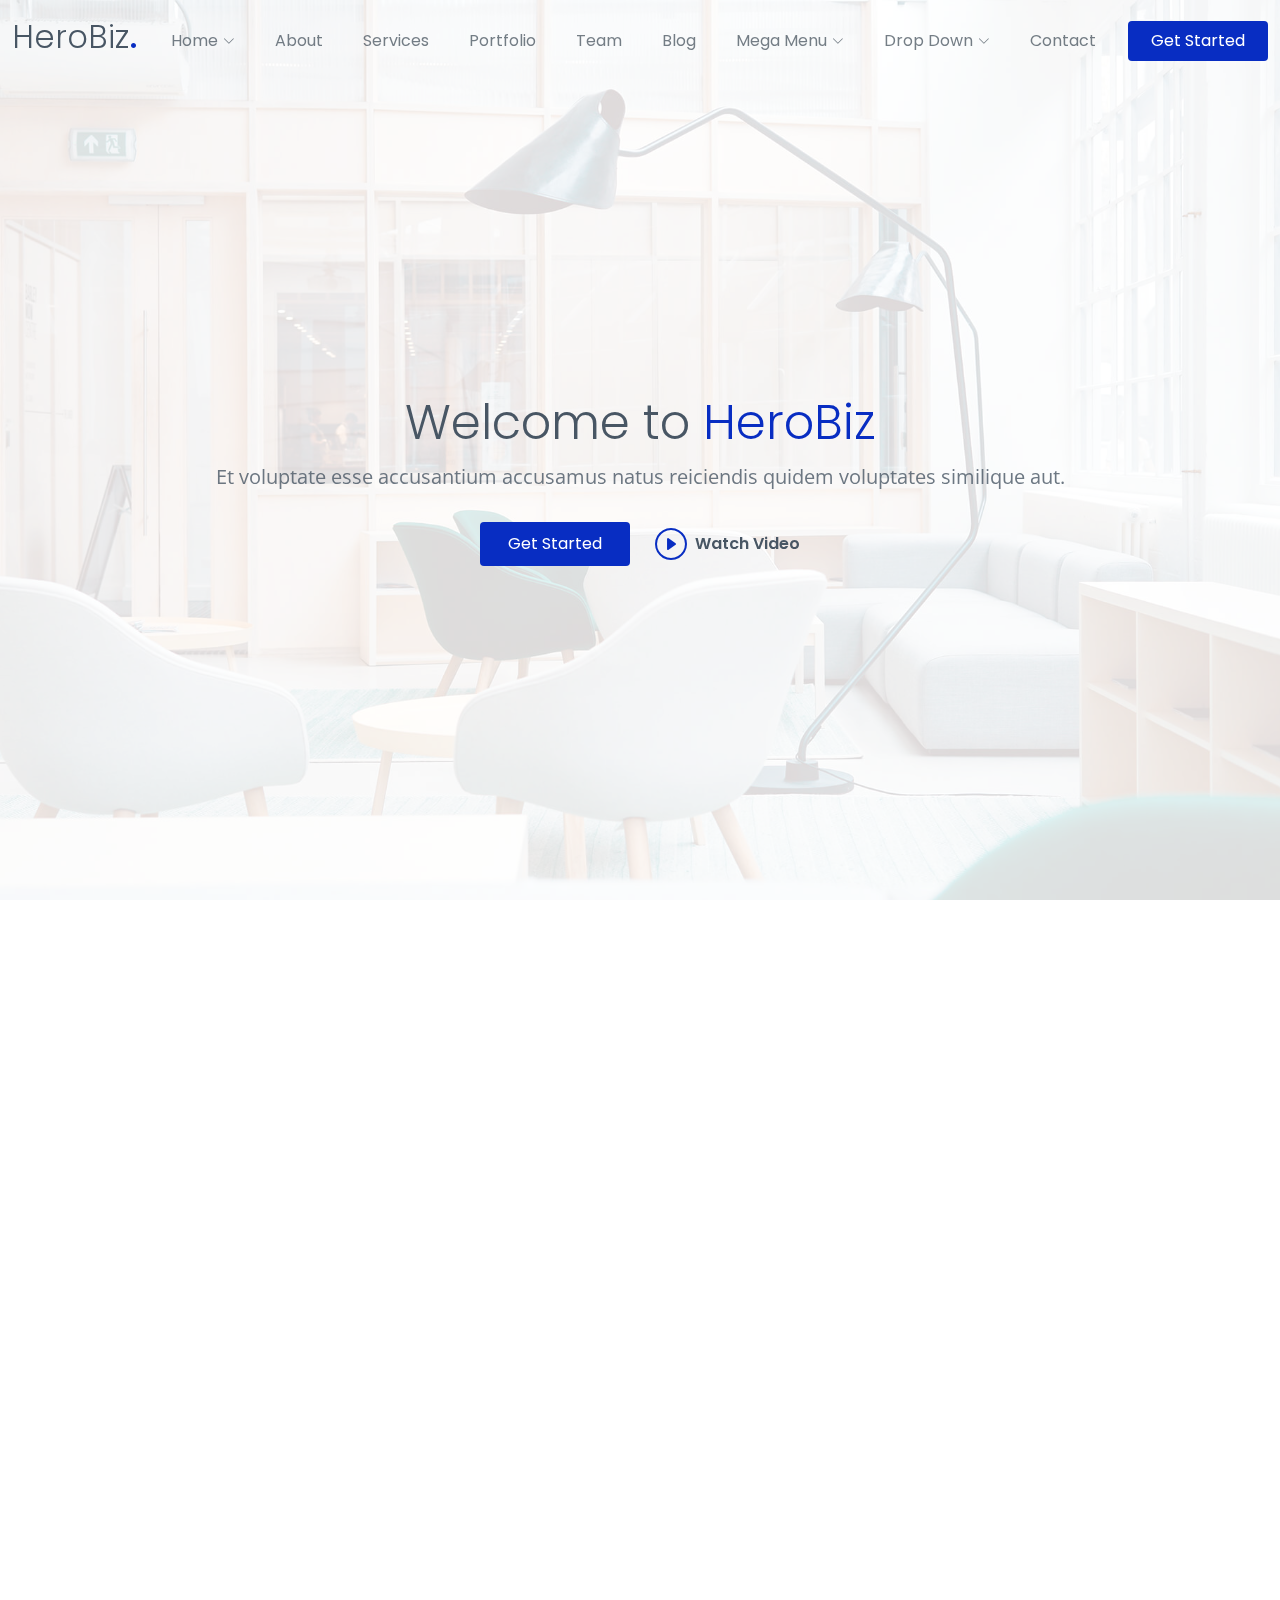
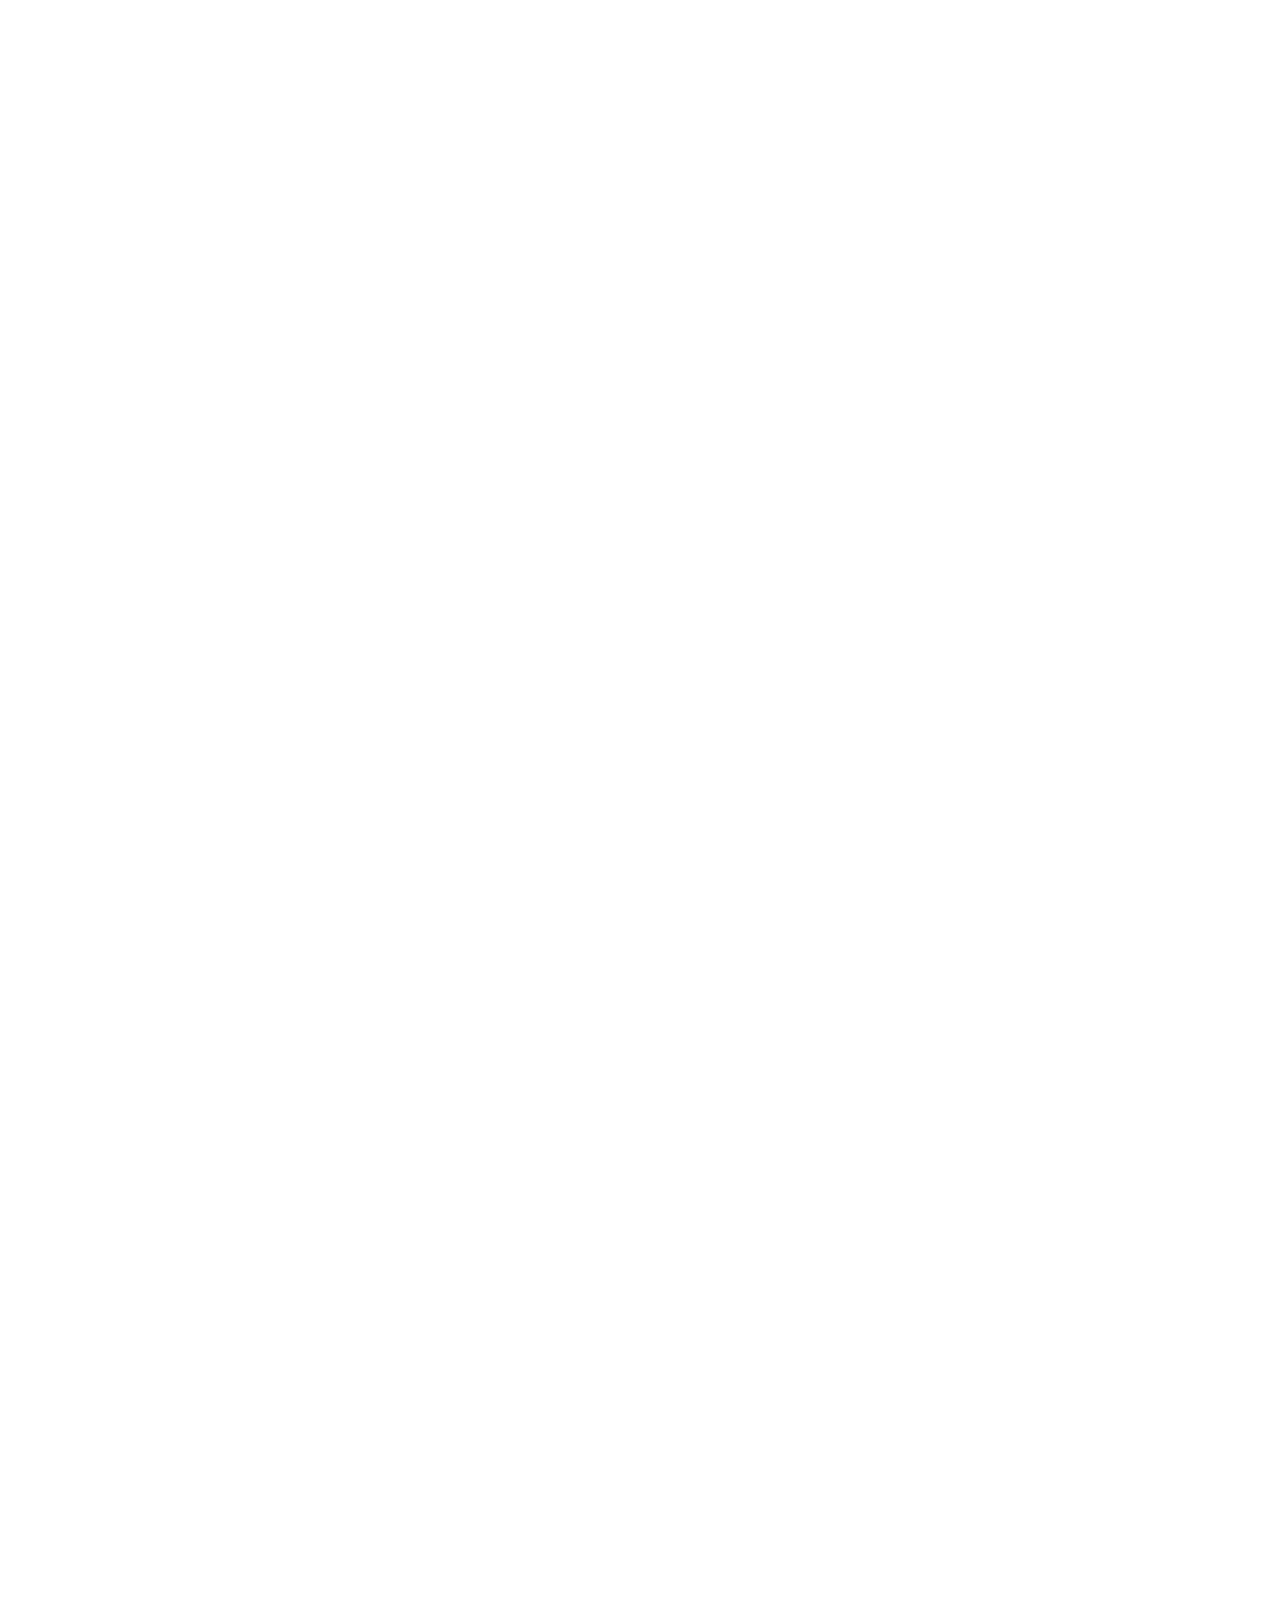
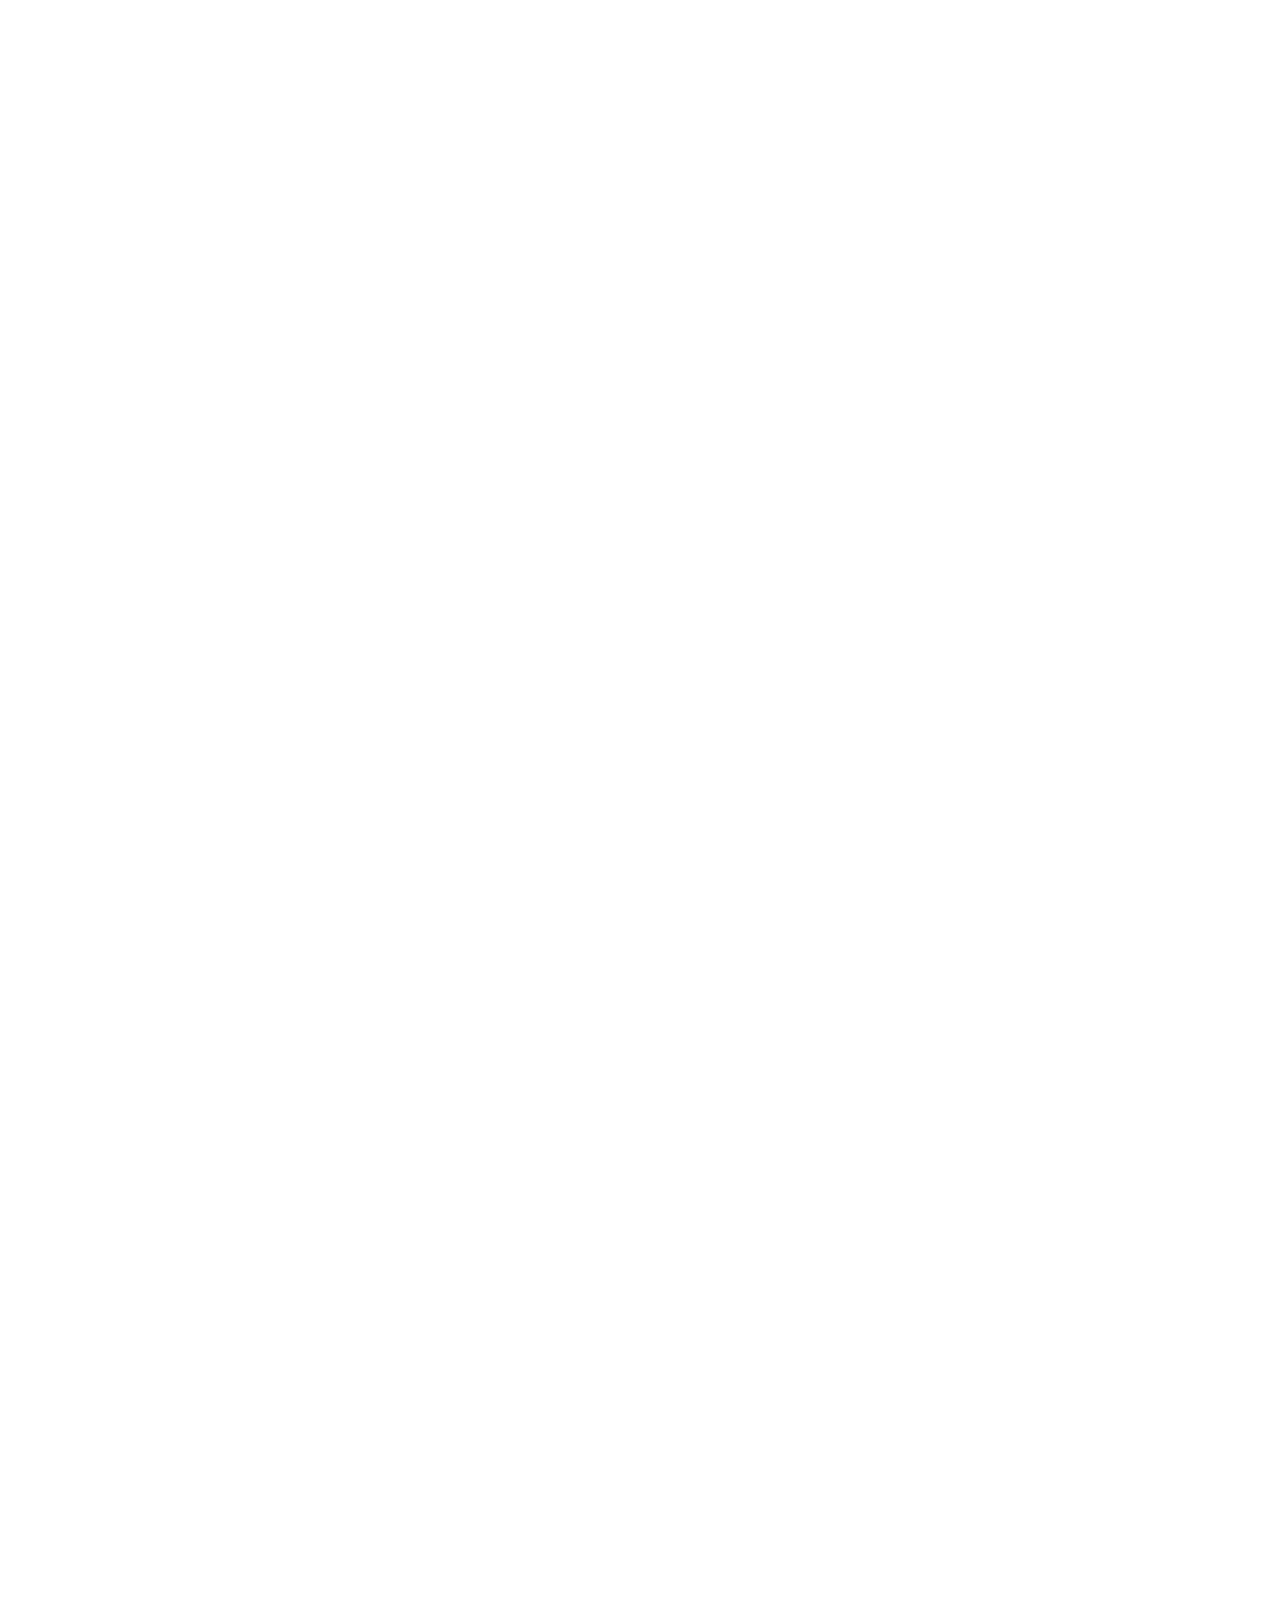
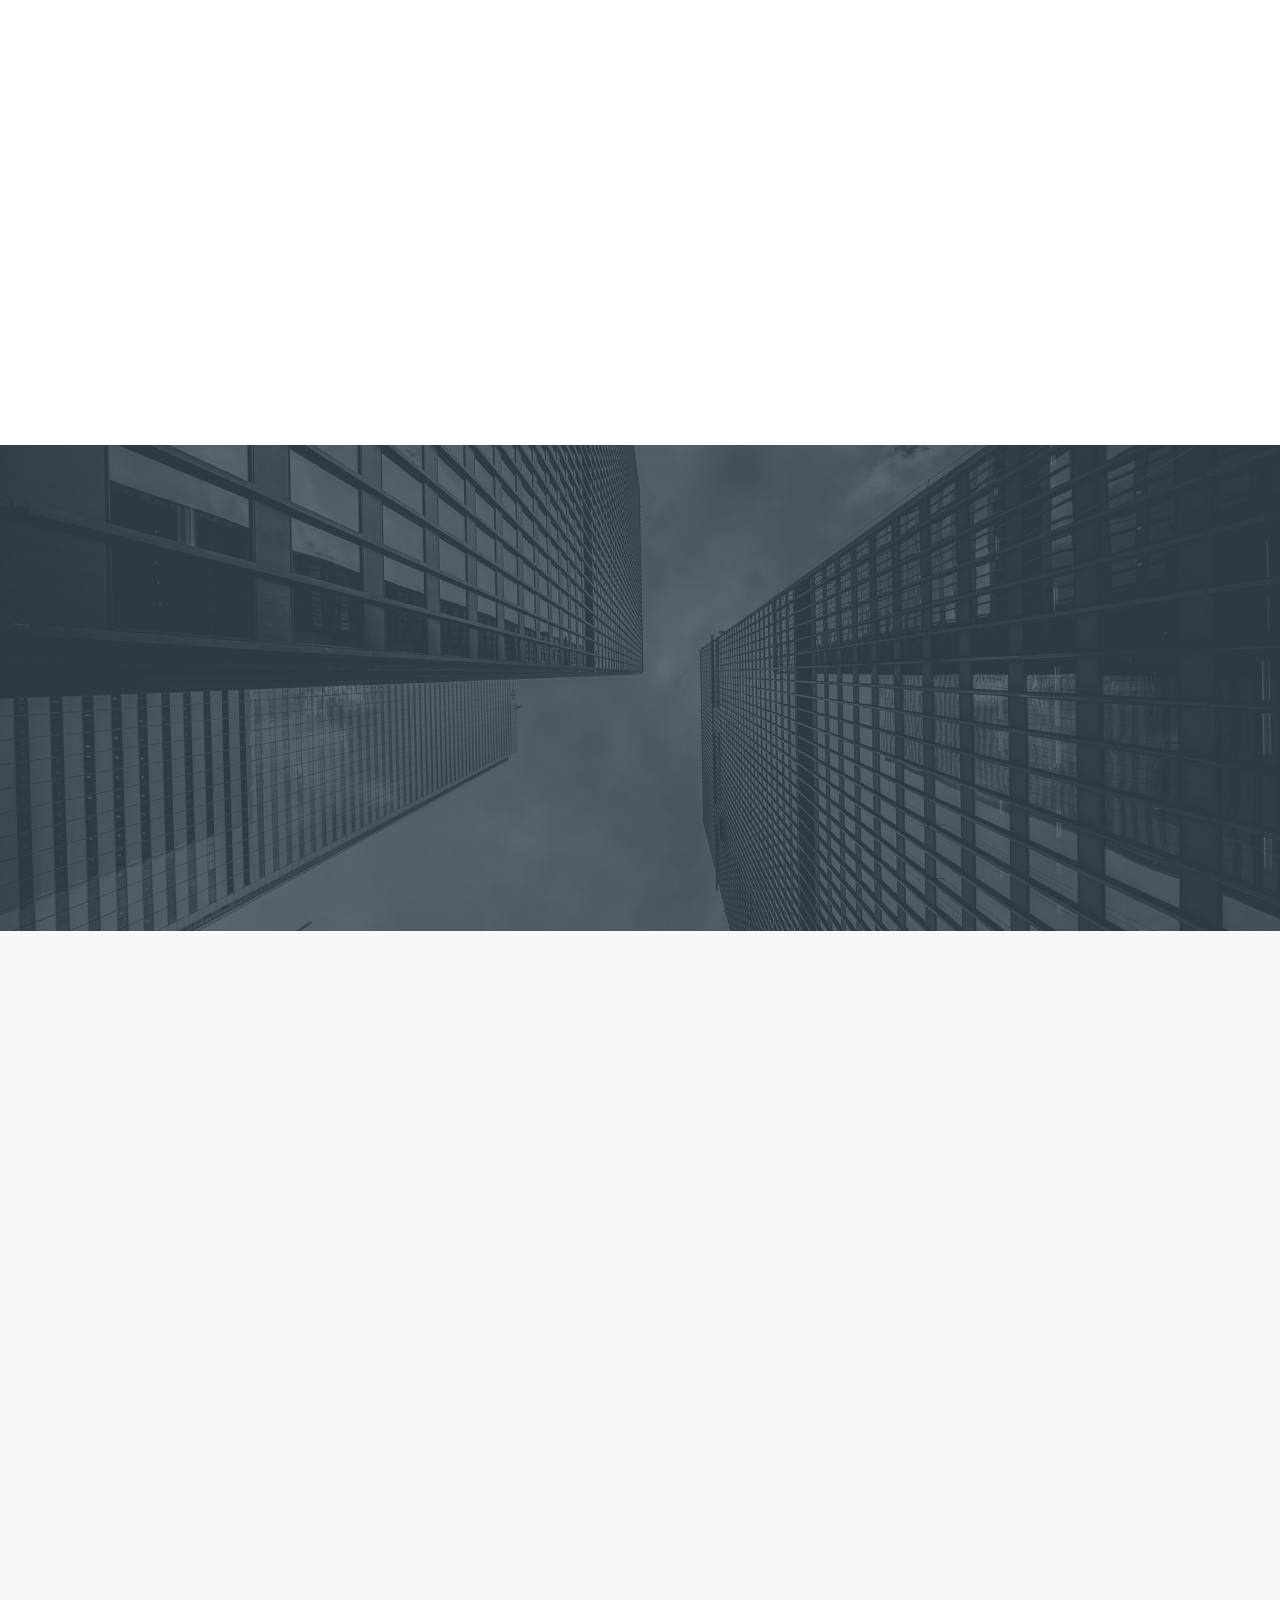
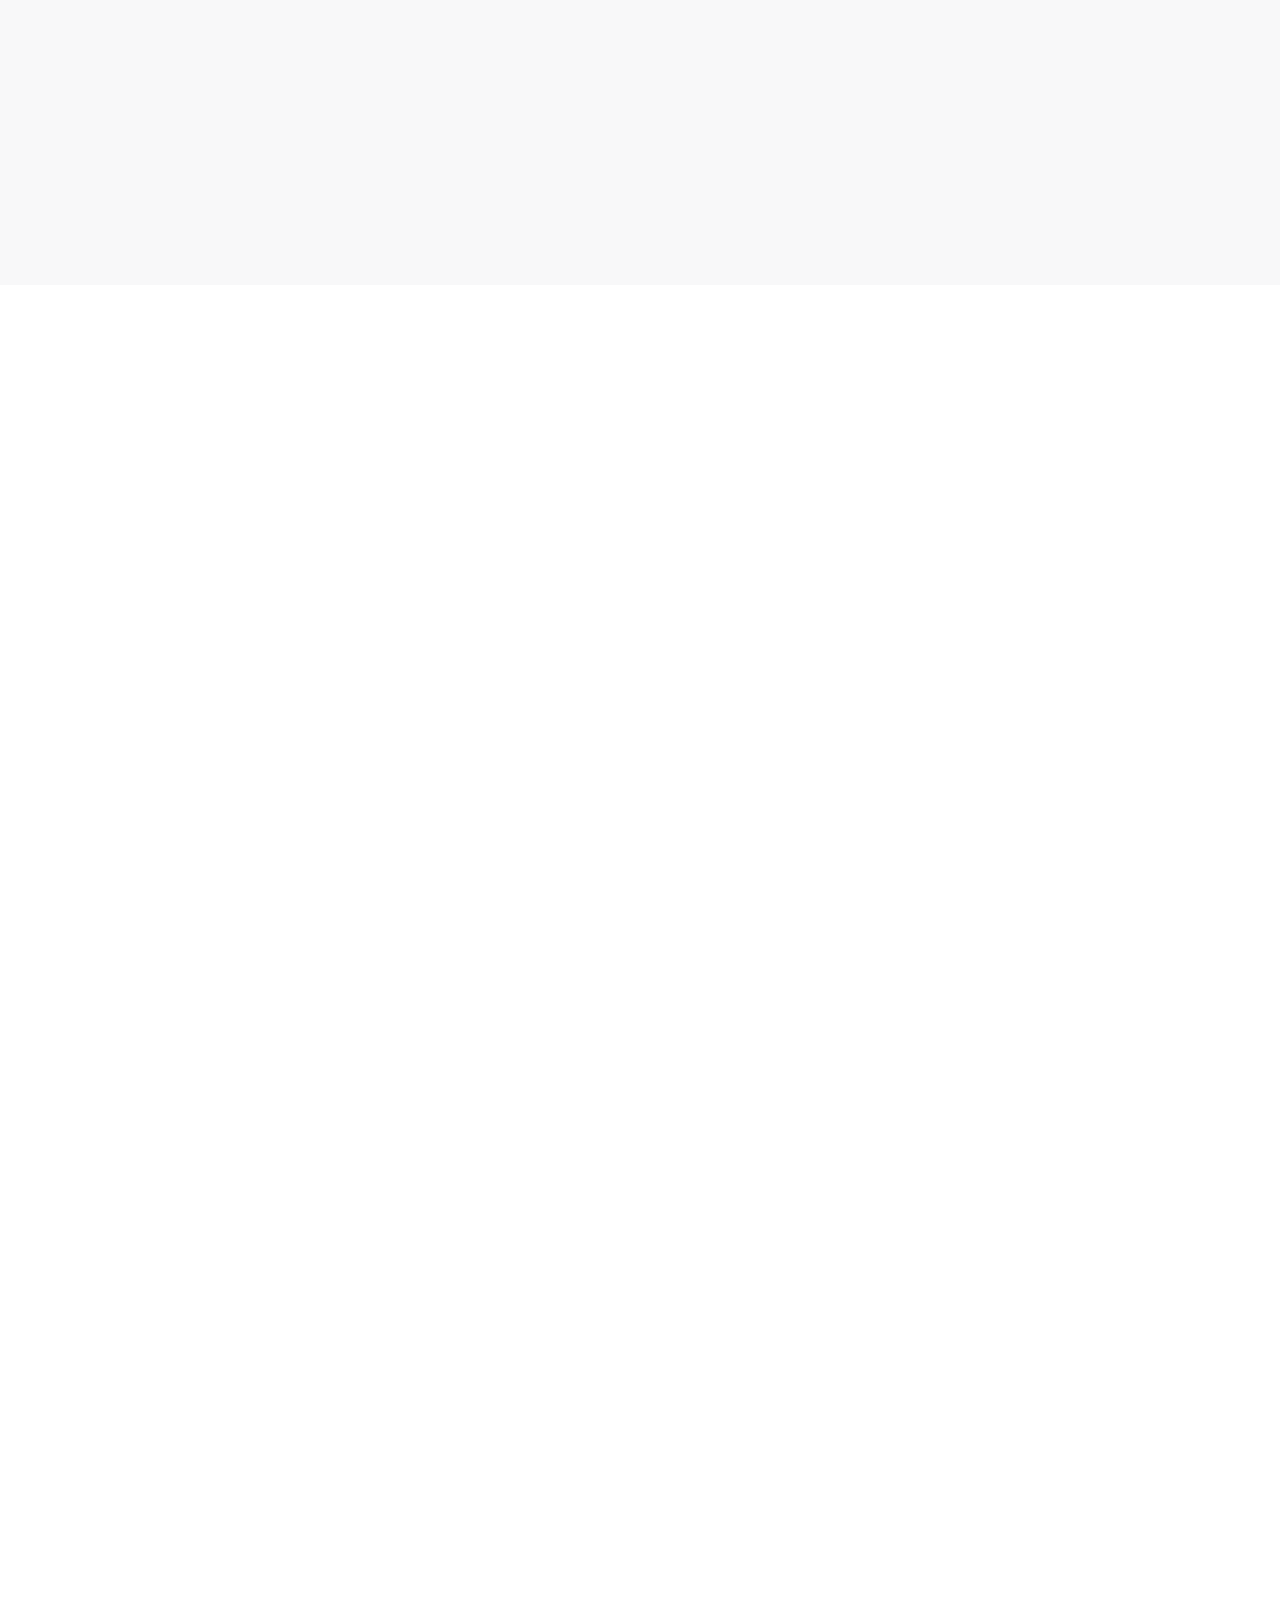
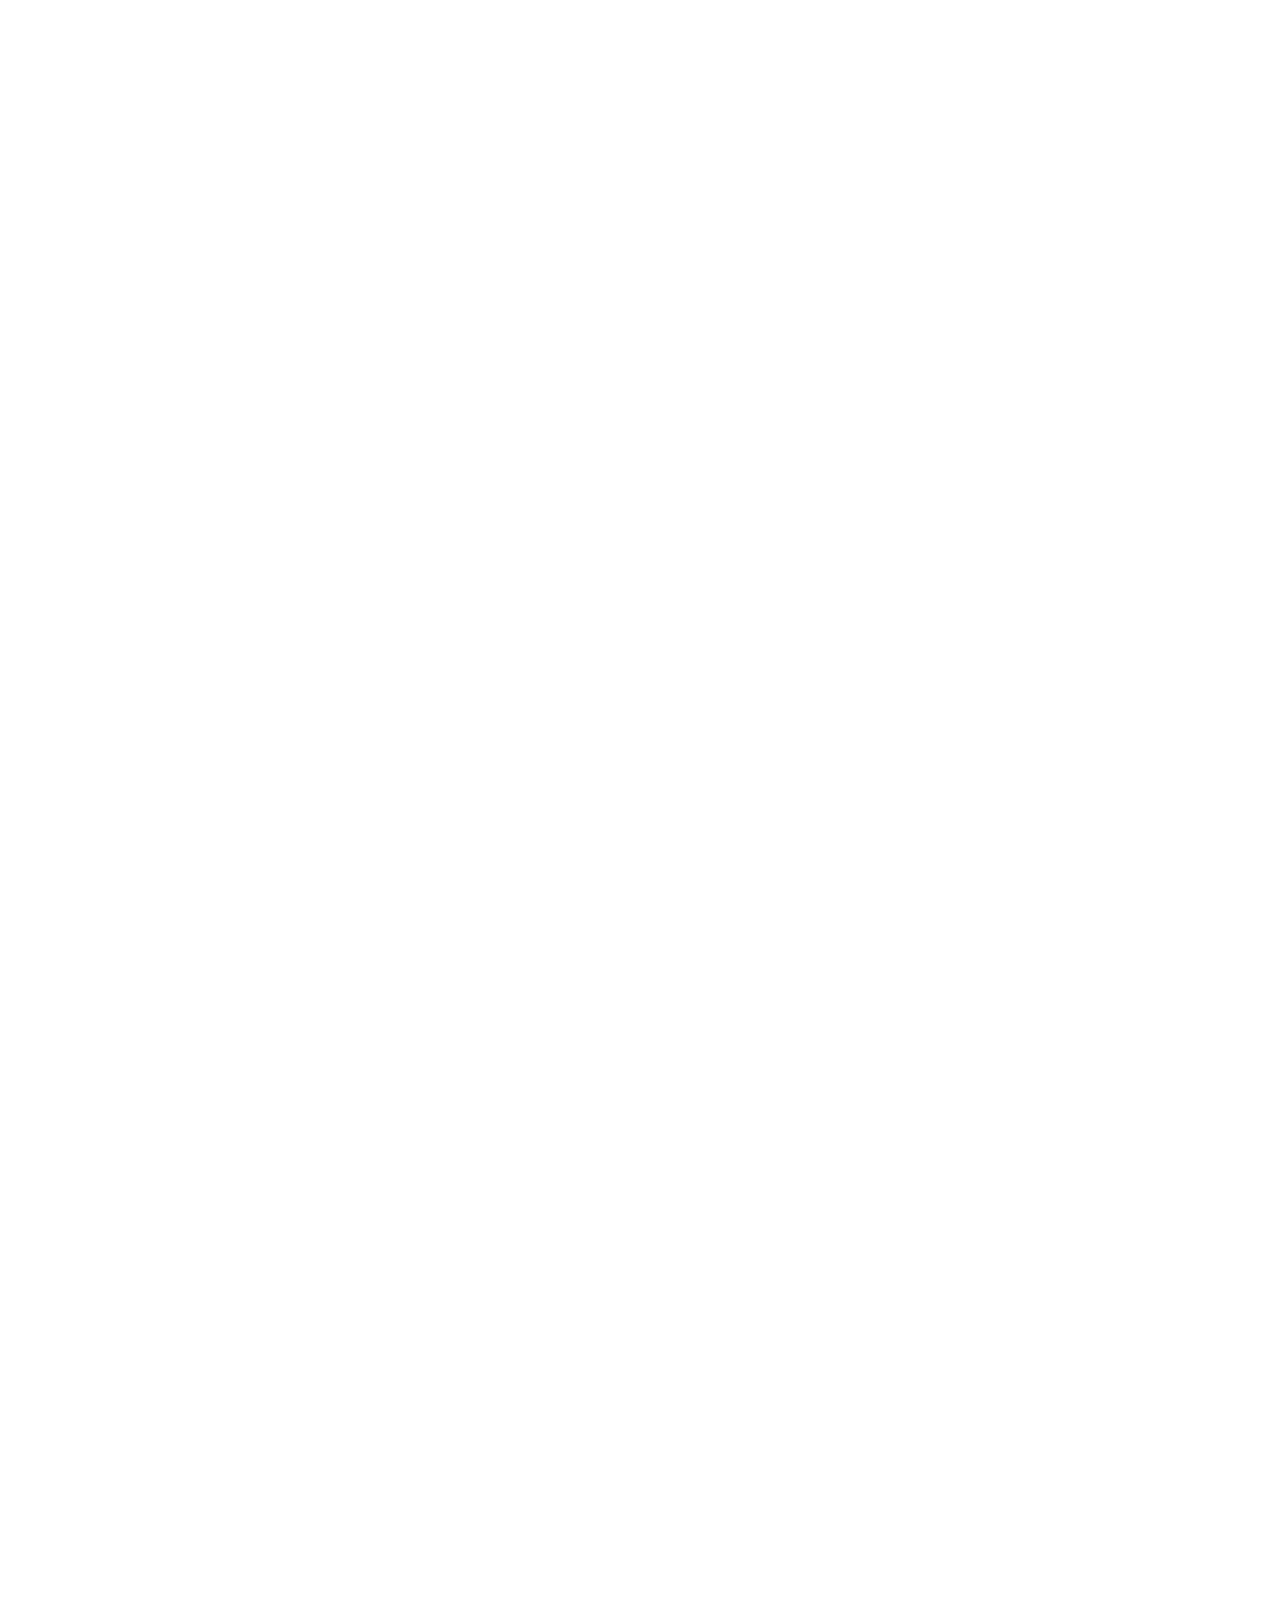
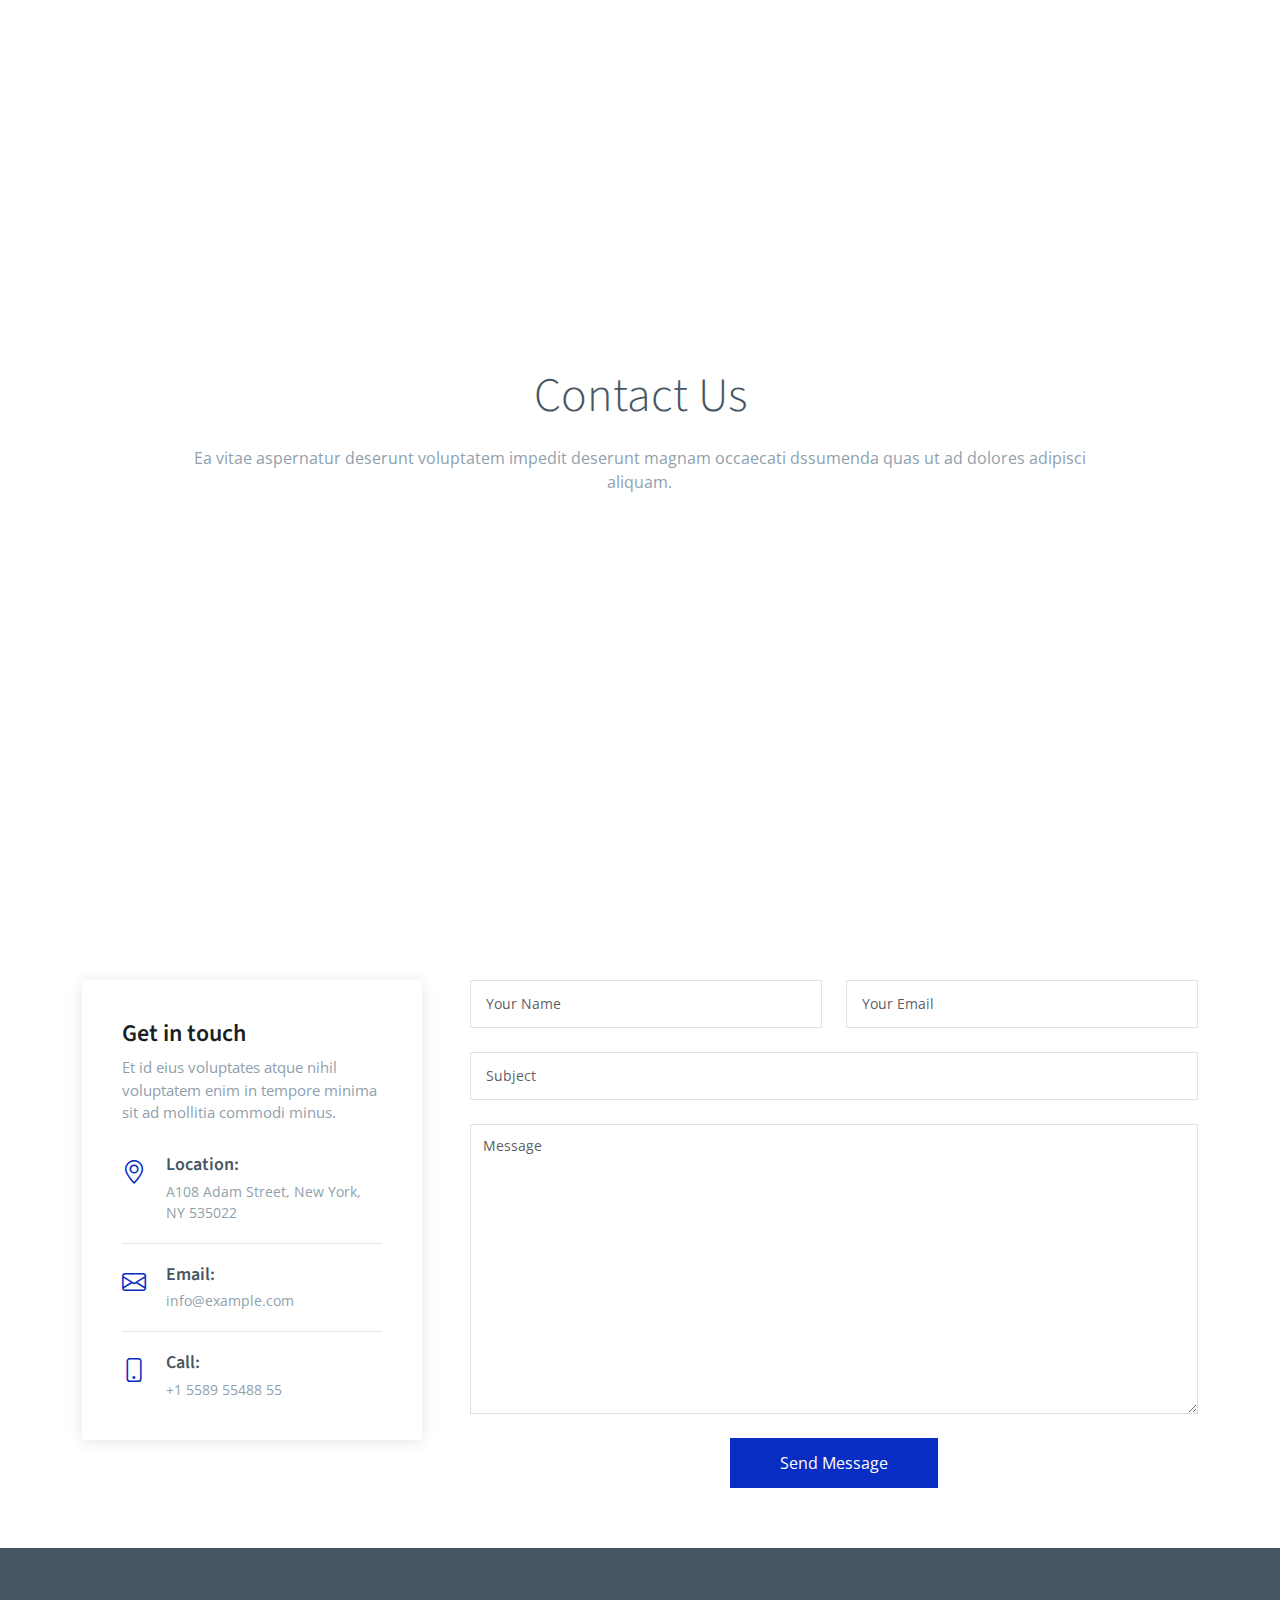
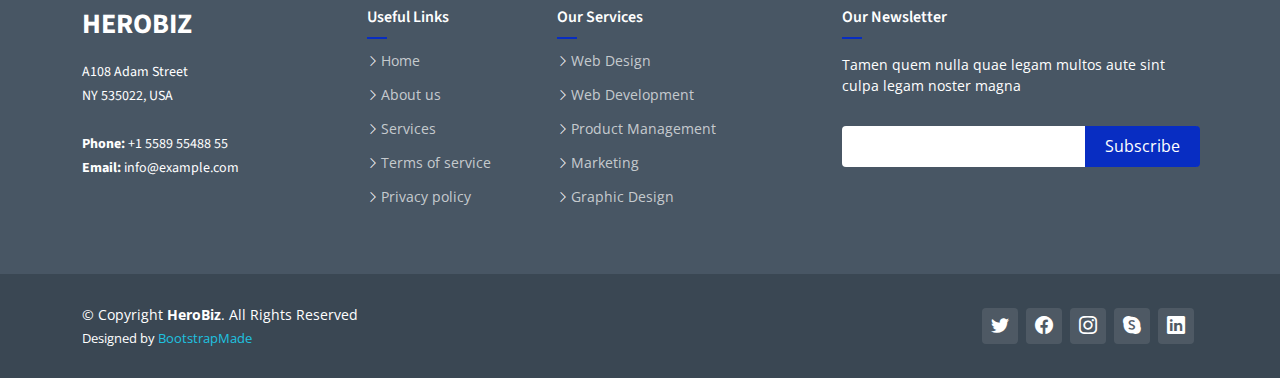
<file: index-3.html>
<!DOCTYPE html>
<html lang="en">

<head>
  <meta charset="utf-8">
  <meta content="width=device-width, initial-scale=1.0" name="viewport">

  <title>HeroBiz Bootstrap Template - Home 3</title>
  <meta content="" name="description">
  <meta content="" name="keywords">

  <!-- Favicons -->
  <link href="assets/img/favicon.png" rel="icon">
  <link href="assets/img/apple-touch-icon.png" rel="apple-touch-icon">

  <!-- Google Fonts -->
  <link rel="preconnect" href="https://fonts.googleapis.com">
  <link rel="preconnect" href="https://fonts.gstatic.com" crossorigin>
  <link href="https://fonts.googleapis.com/css2?family=Open+Sans:ital,wght@0,300;0,400;0,500;0,600;0,700;1,300;1,400;1,500;1,600;1,700&family=Poppins:ital,wght@0,300;0,400;0,500;0,600;0,700;1,300;1,400;1,500;1,600;1,700&family=Source+Sans+Pro:ital,wght@0,300;0,400;0,600;0,700;1,300;1,400;1,600;1,700&display=swap" rel="stylesheet">

  <!-- Vendor CSS Files -->
  <link href="assets/vendor/bootstrap/css/bootstrap.min.css" rel="stylesheet">
  <link href="assets/vendor/bootstrap-icons/bootstrap-icons.css" rel="stylesheet">
  <link href="assets/vendor/aos/aos.css" rel="stylesheet">
  <link href="assets/vendor/glightbox/css/glightbox.min.css" rel="stylesheet">
  <link href="assets/vendor/swiper/swiper-bundle.min.css" rel="stylesheet">

  <!-- Variables CSS Files. Uncomment your preferred color scheme -->
  <link href="assets/css/variables.css" rel="stylesheet">
  <!-- <link href="assets/css/variables-blue.css" rel="stylesheet"> -->
  <!-- <link href="assets/css/variables-green.css" rel="stylesheet"> -->
  <!-- <link href="assets/css/variables-orange.css" rel="stylesheet"> -->
  <!-- <link href="assets/css/variables-purple.css" rel="stylesheet"> -->
  <!-- <link href="assets/css/variables-red.css" rel="stylesheet"> -->
  <!-- <link href="assets/css/variables-pink.css" rel="stylesheet"> -->

  <!-- Template Main CSS File -->
  <link href="assets/css/main.css" rel="stylesheet">

  <!-- =======================================================
  * Template Name: HeroBiz
  * Updated: Jan 29 2024 with Bootstrap v5.3.2
  * Template URL: https://bootstrapmade.com/herobiz-bootstrap-business-template/
  * Author: BootstrapMade.com
  * License: https://bootstrapmade.com/license/
  ======================================================== -->
</head>

<body>

  <!-- ======= Header ======= -->
  <header id="header" class="header fixed-top" data-scrollto-offset="0">
    <div class="container-fluid d-flex align-items-center justify-content-between">

      <a href="index.html" class="logo d-flex align-items-center scrollto me-auto me-lg-0">
        <!-- Uncomment the line below if you also wish to use an image logo -->
        <!-- <img src="assets/img/logo.png" alt=""> -->
        <h1>HeroBiz<span>.</span></h1>
      </a>

      <nav id="navbar" class="navbar">
        <ul>

          <li class="dropdown"><a href="#"><span>Home</span> <i class="bi bi-chevron-down dropdown-indicator"></i></a>
            <ul>
              <li><a href="index.html">Home 1 - index.html</a></li>
              <li><a href="index-2.html">Home 2 - index-2.html</a></li>
              <li><a href="index-3.html" class="active">Home 3 - index-3.html</a></li>
              <li><a href="index-4.html">Home 4 - index-4.html</a></li>
            </ul>
          </li>

          <li><a class="nav-link scrollto" href="index.html#about">About</a></li>
          <li><a class="nav-link scrollto" href="index.html#services">Services</a></li>
          <li><a class="nav-link scrollto" href="index.html#portfolio">Portfolio</a></li>
          <li><a class="nav-link scrollto" href="index.html#team">Team</a></li>
          <li><a href="blog.html">Blog</a></li>
          <li class="dropdown megamenu"><a href="#"><span>Mega Menu</span> <i class="bi bi-chevron-down dropdown-indicator"></i></a>
            <ul>
              <li>
                <a href="#">Column 1 link 1</a>
                <a href="#">Column 1 link 2</a>
                <a href="#">Column 1 link 3</a>
              </li>
              <li>
                <a href="#">Column 2 link 1</a>
                <a href="#">Column 2 link 2</a>
                <a href="#">Column 3 link 3</a>
              </li>
              <li>
                <a href="#">Column 3 link 1</a>
                <a href="#">Column 3 link 2</a>
                <a href="#">Column 3 link 3</a>
              </li>
              <li>
                <a href="#">Column 4 link 1</a>
                <a href="#">Column 4 link 2</a>
                <a href="#">Column 4 link 3</a>
              </li>
            </ul>
          </li>
          <li class="dropdown"><a href="#"><span>Drop Down</span> <i class="bi bi-chevron-down dropdown-indicator"></i></a>
            <ul>
              <li><a href="#">Drop Down 1</a></li>
              <li class="dropdown"><a href="#"><span>Deep Drop Down</span> <i class="bi bi-chevron-down dropdown-indicator"></i></a>
                <ul>
                  <li><a href="#">Deep Drop Down 1</a></li>
                  <li><a href="#">Deep Drop Down 2</a></li>
                  <li><a href="#">Deep Drop Down 3</a></li>
                  <li><a href="#">Deep Drop Down 4</a></li>
                  <li><a href="#">Deep Drop Down 5</a></li>
                </ul>
              </li>
              <li><a href="#">Drop Down 2</a></li>
              <li><a href="#">Drop Down 3</a></li>
              <li><a href="#">Drop Down 4</a></li>
            </ul>
          </li>
          <li><a class="nav-link scrollto" href="index.html#contact">Contact</a></li>
        </ul>
        <i class="bi bi-list mobile-nav-toggle d-none"></i>
      </nav><!-- .navbar -->

      <a class="btn-getstarted scrollto" href="index.html#about">Get Started</a>

    </div>
  </header><!-- End Header -->

  <section id="hero-fullscreen" class="hero-fullscreen d-flex align-items-center">
    <div class="container d-flex flex-column align-items-center position-relative" data-aos="zoom-out">
      <h2>Welcome to <span>HeroBiz</span></h2>
      <p>Et voluptate esse accusantium accusamus natus reiciendis quidem voluptates similique aut.</p>
      <div class="d-flex">
        <a href="#about" class="btn-get-started scrollto">Get Started</a>
        <a href="https://www.youtube.com/watch?v=LXb3EKWsInQ" class="glightbox btn-watch-video d-flex align-items-center"><i class="bi bi-play-circle"></i><span>Watch Video</span></a>
      </div>
    </div>
  </section>

  <main id="main">

    <!-- ======= Featured Services Section ======= -->
    <section id="featured-services" class="featured-services">
      <div class="container">

        <div class="row gy-4">

          <div class="col-xl-3 col-md-6 d-flex" data-aos="zoom-out">
            <div class="service-item position-relative">
              <div class="icon"><i class="bi bi-activity icon"></i></div>
              <h4><a href="" class="stretched-link">Lorem Ipsum</a></h4>
              <p>Voluptatum deleniti atque corrupti quos dolores et quas molestias excepturi</p>
            </div>
          </div><!-- End Service Item -->

          <div class="col-xl-3 col-md-6 d-flex" data-aos="zoom-out" data-aos-delay="200">
            <div class="service-item position-relative">
              <div class="icon"><i class="bi bi-bounding-box-circles icon"></i></div>
              <h4><a href="" class="stretched-link">Sed ut perspici</a></h4>
              <p>Duis aute irure dolor in reprehenderit in voluptate velit esse cillum dolore</p>
            </div>
          </div><!-- End Service Item -->

          <div class="col-xl-3 col-md-6 d-flex" data-aos="zoom-out" data-aos-delay="400">
            <div class="service-item position-relative">
              <div class="icon"><i class="bi bi-calendar4-week icon"></i></div>
              <h4><a href="" class="stretched-link">Magni Dolores</a></h4>
              <p>Excepteur sint occaecat cupidatat non proident, sunt in culpa qui officia</p>
            </div>
          </div><!-- End Service Item -->

          <div class="col-xl-3 col-md-6 d-flex" data-aos="zoom-out" data-aos-delay="600">
            <div class="service-item position-relative">
              <div class="icon"><i class="bi bi-broadcast icon"></i></div>
              <h4><a href="" class="stretched-link">Nemo Enim</a></h4>
              <p>At vero eos et accusamus et iusto odio dignissimos ducimus qui blanditiis</p>
            </div>
          </div><!-- End Service Item -->

        </div>

      </div>
    </section><!-- End Featured Services Section -->

    <!-- ======= About Section ======= -->
    <section id="about" class="about">
      <div class="container" data-aos="fade-up">

        <div class="section-header">
          <h2>About Us</h2>
          <p>Architecto nobis eos vel nam quidem vitae temporibus voluptates qui hic deserunt iusto omnis nam voluptas asperiores sequi tenetur dolores incidunt enim voluptatem magnam cumque fuga.</p>
        </div>

        <div class="row g-4 g-lg-5" data-aos="fade-up" data-aos-delay="200">

          <div class="col-lg-5">
            <div class="about-img">
              <img src="assets/img/about.jpg" class="img-fluid" alt="">
            </div>
          </div>

          <div class="col-lg-7">
            <h3 class="pt-0 pt-lg-5">Neque officiis dolore maiores et exercitationem quae est seda lidera pat claero</h3>

            <!-- Tabs -->
            <ul class="nav nav-pills mb-3">
              <li><a class="nav-link active" data-bs-toggle="pill" href="#tab1">Saepe fuga</a></li>
              <li><a class="nav-link" data-bs-toggle="pill" href="#tab2">Voluptates</a></li>
              <li><a class="nav-link" data-bs-toggle="pill" href="#tab3">Corrupti</a></li>
            </ul><!-- End Tabs -->

            <!-- Tab Content -->
            <div class="tab-content">

              <div class="tab-pane fade show active" id="tab1">

                <p class="fst-italic">Consequuntur inventore voluptates consequatur aut vel et. Eos doloribus expedita. Sapiente atque consequatur minima nihil quae aspernatur quo suscipit voluptatem.</p>

                <div class="d-flex align-items-center mt-4">
                  <i class="bi bi-check2"></i>
                  <h4>Repudiandae rerum velit modi et officia quasi facilis</h4>
                </div>
                <p>Laborum omnis voluptates voluptas qui sit aliquam blanditiis. Sapiente minima commodi dolorum non eveniet magni quaerat nemo et.</p>

                <div class="d-flex align-items-center mt-4">
                  <i class="bi bi-check2"></i>
                  <h4>Incidunt non veritatis illum ea ut nisi</h4>
                </div>
                <p>Non quod totam minus repellendus autem sint velit. Rerum debitis facere soluta tenetur. Iure molestiae assumenda sunt qui inventore eligendi voluptates nisi at. Dolorem quo tempora. Quia et perferendis.</p>

                <div class="d-flex align-items-center mt-4">
                  <i class="bi bi-check2"></i>
                  <h4>Omnis ab quia nemo dignissimos rem eum quos..</h4>
                </div>
                <p>Eius alias aut cupiditate. Dolor voluptates animi ut blanditiis quos nam. Magnam officia aut ut alias quo explicabo ullam esse. Sunt magnam et dolorem eaque magnam odit enim quaerat. Vero error error voluptatem eum.</p>

              </div><!-- End Tab 1 Content -->

              <div class="tab-pane fade show" id="tab2">

                <p class="fst-italic">Consequuntur inventore voluptates consequatur aut vel et. Eos doloribus expedita. Sapiente atque consequatur minima nihil quae aspernatur quo suscipit voluptatem.</p>

                <div class="d-flex align-items-center mt-4">
                  <i class="bi bi-check2"></i>
                  <h4>Repudiandae rerum velit modi et officia quasi facilis</h4>
                </div>
                <p>Laborum omnis voluptates voluptas qui sit aliquam blanditiis. Sapiente minima commodi dolorum non eveniet magni quaerat nemo et.</p>

                <div class="d-flex align-items-center mt-4">
                  <i class="bi bi-check2"></i>
                  <h4>Incidunt non veritatis illum ea ut nisi</h4>
                </div>
                <p>Non quod totam minus repellendus autem sint velit. Rerum debitis facere soluta tenetur. Iure molestiae assumenda sunt qui inventore eligendi voluptates nisi at. Dolorem quo tempora. Quia et perferendis.</p>

                <div class="d-flex align-items-center mt-4">
                  <i class="bi bi-check2"></i>
                  <h4>Omnis ab quia nemo dignissimos rem eum quos..</h4>
                </div>
                <p>Eius alias aut cupiditate. Dolor voluptates animi ut blanditiis quos nam. Magnam officia aut ut alias quo explicabo ullam esse. Sunt magnam et dolorem eaque magnam odit enim quaerat. Vero error error voluptatem eum.</p>

              </div><!-- End Tab 2 Content -->

              <div class="tab-pane fade show" id="tab3">

                <p class="fst-italic">Consequuntur inventore voluptates consequatur aut vel et. Eos doloribus expedita. Sapiente atque consequatur minima nihil quae aspernatur quo suscipit voluptatem.</p>

                <div class="d-flex align-items-center mt-4">
                  <i class="bi bi-check2"></i>
                  <h4>Repudiandae rerum velit modi et officia quasi facilis</h4>
                </div>
                <p>Laborum omnis voluptates voluptas qui sit aliquam blanditiis. Sapiente minima commodi dolorum non eveniet magni quaerat nemo et.</p>

                <div class="d-flex align-items-center mt-4">
                  <i class="bi bi-check2"></i>
                  <h4>Incidunt non veritatis illum ea ut nisi</h4>
                </div>
                <p>Non quod totam minus repellendus autem sint velit. Rerum debitis facere soluta tenetur. Iure molestiae assumenda sunt qui inventore eligendi voluptates nisi at. Dolorem quo tempora. Quia et perferendis.</p>

                <div class="d-flex align-items-center mt-4">
                  <i class="bi bi-check2"></i>
                  <h4>Omnis ab quia nemo dignissimos rem eum quos..</h4>
                </div>
                <p>Eius alias aut cupiditate. Dolor voluptates animi ut blanditiis quos nam. Magnam officia aut ut alias quo explicabo ullam esse. Sunt magnam et dolorem eaque magnam odit enim quaerat. Vero error error voluptatem eum.</p>

              </div><!-- End Tab 3 Content -->

            </div>

          </div>

        </div>

      </div>
    </section><!-- End About Section -->

    <!-- ======= Clients Section ======= -->
    <section id="clients" class="clients">
      <div class="container" data-aos="zoom-out">

        <div class="clients-slider swiper">
          <div class="swiper-wrapper align-items-center">
            <div class="swiper-slide"><img src="assets/img/clients/client-1.png" class="img-fluid" alt=""></div>
            <div class="swiper-slide"><img src="assets/img/clients/client-2.png" class="img-fluid" alt=""></div>
            <div class="swiper-slide"><img src="assets/img/clients/client-3.png" class="img-fluid" alt=""></div>
            <div class="swiper-slide"><img src="assets/img/clients/client-4.png" class="img-fluid" alt=""></div>
            <div class="swiper-slide"><img src="assets/img/clients/client-5.png" class="img-fluid" alt=""></div>
            <div class="swiper-slide"><img src="assets/img/clients/client-6.png" class="img-fluid" alt=""></div>
            <div class="swiper-slide"><img src="assets/img/clients/client-7.png" class="img-fluid" alt=""></div>
            <div class="swiper-slide"><img src="assets/img/clients/client-8.png" class="img-fluid" alt=""></div>
          </div>
        </div>

      </div>
    </section><!-- End Clients Section -->

    <!-- ======= Call To Action Section ======= -->
    <section id="cta" class="cta">
      <div class="container" data-aos="zoom-out">

        <div class="row g-5">

          <div class="col-lg-8 col-md-6 content d-flex flex-column justify-content-center order-last order-md-first">
            <h3>Alias sunt quas <em>Cupiditate</em> oluptas hic minima</h3>
            <p> Duis aute irure dolor in reprehenderit in voluptate velit esse cillum dolore eu fugiat nulla pariatur. Excepteur sint occaecat cupidatat non proident, sunt in culpa qui officia deserunt mollit anim id est laborum.</p>
            <a class="cta-btn align-self-start" href="#">Call To Action</a>
          </div>

          <div class="col-lg-4 col-md-6 order-first order-md-last d-flex align-items-center">
            <div class="img">
              <img src="assets/img/cta.jpg" alt="" class="img-fluid">
            </div>
          </div>

        </div>

      </div>
    </section><!-- End Call To Action Section -->

    <!-- ======= On Focus Section ======= -->
    <section id="onfocus" class="onfocus">
      <div class="container-fluid p-0" data-aos="fade-up">

        <div class="row g-0">
          <div class="col-lg-6 video-play position-relative">
            <a href="https://www.youtube.com/watch?v=LXb3EKWsInQ" class="glightbox play-btn"></a>
          </div>
          <div class="col-lg-6">
            <div class="content d-flex flex-column justify-content-center h-100">
              <h3>Voluptatem dignissimos provident quasi corporis</h3>
              <p class="fst-italic">
                Lorem ipsum dolor sit amet, consectetur adipiscing elit, sed do eiusmod tempor incididunt ut labore et dolore
                magna aliqua.
              </p>
              <ul>
                <li><i class="bi bi-check-circle"></i> Ullamco laboris nisi ut aliquip ex ea commodo consequat.</li>
                <li><i class="bi bi-check-circle"></i> Duis aute irure dolor in reprehenderit in voluptate velit.</li>
                <li><i class="bi bi-check-circle"></i> Ullamco laboris nisi ut aliquip ex ea commodo consequat. Duis aute irure dolor in reprehenderit in voluptate trideta storacalaperda mastiro dolore eu fugiat nulla pariatur.</li>
              </ul>
              <a href="#" class="read-more align-self-start"><span>Read More</span><i class="bi bi-arrow-right"></i></a>
            </div>
          </div>
        </div>

      </div>
    </section><!-- End On Focus Section -->

    <!-- ======= Features Section ======= -->
    <section id="features" class="features">
      <div class="container" data-aos="fade-up">

        <ul class="nav nav-tabs row gy-4 d-flex">

          <li class="nav-item col-6 col-md-4 col-lg-2">
            <a class="nav-link active show" data-bs-toggle="tab" data-bs-target="#tab-1">
              <i class="bi bi-binoculars color-cyan"></i>
              <h4>Modinest</h4>
            </a>
          </li><!-- End Tab 1 Nav -->

          <li class="nav-item col-6 col-md-4 col-lg-2">
            <a class="nav-link" data-bs-toggle="tab" data-bs-target="#tab-2">
              <i class="bi bi-box-seam color-indigo"></i>
              <h4>Undaesenti</h4>
            </a>
          </li><!-- End Tab 2 Nav -->

          <li class="nav-item col-6 col-md-4 col-lg-2">
            <a class="nav-link" data-bs-toggle="tab" data-bs-target="#tab-3">
              <i class="bi bi-brightness-high color-teal"></i>
              <h4>Pariatur</h4>
            </a>
          </li><!-- End Tab 3 Nav -->

          <li class="nav-item col-6 col-md-4 col-lg-2">
            <a class="nav-link" data-bs-toggle="tab" data-bs-target="#tab-4">
              <i class="bi bi-command color-red"></i>
              <h4>Nostrum</h4>
            </a>
          </li><!-- End Tab 4 Nav -->

          <li class="nav-item col-6 col-md-4 col-lg-2">
            <a class="nav-link" data-bs-toggle="tab" data-bs-target="#tab-5">
              <i class="bi bi-easel color-blue"></i>
              <h4>Adipiscing</h4>
            </a>
          </li><!-- End Tab 5 Nav -->

          <li class="nav-item col-6 col-md-4 col-lg-2">
            <a class="nav-link" data-bs-toggle="tab" data-bs-target="#tab-6">
              <i class="bi bi-map color-orange"></i>
              <h4>Reprehit</h4>
            </a>
          </li><!-- End Tab 6 Nav -->

        </ul>

        <div class="tab-content">

          <div class="tab-pane active show" id="tab-1">
            <div class="row gy-4">
              <div class="col-lg-8 order-2 order-lg-1" data-aos="fade-up" data-aos-delay="100">
                <h3>Modinest</h3>
                <p class="fst-italic">
                  Lorem ipsum dolor sit amet, consectetur adipiscing elit, sed do eiusmod tempor incididunt ut labore et dolore
                  magna aliqua.
                </p>
                <ul>
                  <li><i class="bi bi-check-circle-fill"></i> Ullamco laboris nisi ut aliquip ex ea commodo consequat.</li>
                  <li><i class="bi bi-check-circle-fill"></i> Duis aute irure dolor in reprehenderit in voluptate velit.</li>
                  <li><i class="bi bi-check-circle-fill"></i> Ullamco laboris nisi ut aliquip ex ea commodo consequat. Duis aute irure dolor in reprehenderit in voluptate trideta storacalaperda mastiro dolore eu fugiat nulla pariatur.</li>
                </ul>
                <p>
                  Ullamco laboris nisi ut aliquip ex ea commodo consequat. Duis aute irure dolor in reprehenderit in voluptate
                  velit esse cillum dolore eu fugiat nulla pariatur. Excepteur sint occaecat cupidatat non proident, sunt in
                  culpa qui officia deserunt mollit anim id est laborum
                </p>
              </div>
              <div class="col-lg-4 order-1 order-lg-2 text-center" data-aos="fade-up" data-aos-delay="200">
                <img src="assets/img/features-1.svg" alt="" class="img-fluid">
              </div>
            </div>
          </div><!-- End Tab Content 1 -->

          <div class="tab-pane" id="tab-2">
            <div class="row gy-4">
              <div class="col-lg-8 order-2 order-lg-1">
                <h3>Undaesenti</h3>
                <p>
                  Ullamco laboris nisi ut aliquip ex ea commodo consequat. Duis aute irure dolor in reprehenderit in voluptate
                  velit esse cillum dolore eu fugiat nulla pariatur. Excepteur sint occaecat cupidatat non proident, sunt in
                  culpa qui officia deserunt mollit anim id est laborum
                </p>
                <p class="fst-italic">
                  Lorem ipsum dolor sit amet, consectetur adipiscing elit, sed do eiusmod tempor incididunt ut labore et dolore
                  magna aliqua.
                </p>
                <ul>
                  <li><i class="bi bi-check-circle-fill"></i> Ullamco laboris nisi ut aliquip ex ea commodo consequat.</li>
                  <li><i class="bi bi-check-circle-fill"></i> Duis aute irure dolor in reprehenderit in voluptate velit.</li>
                  <li><i class="bi bi-check-circle-fill"></i> Provident mollitia neque rerum asperiores dolores quos qui a. Ipsum neque dolor voluptate nisi sed.</li>
                  <li><i class="bi bi-check-circle-fill"></i> Ullamco laboris nisi ut aliquip ex ea commodo consequat. Duis aute irure dolor in reprehenderit in voluptate trideta storacalaperda mastiro dolore eu fugiat nulla pariatur.</li>
                </ul>
              </div>
              <div class="col-lg-4 order-1 order-lg-2 text-center">
                <img src="assets/img/features-2.svg" alt="" class="img-fluid">
              </div>
            </div>
          </div><!-- End Tab Content 2 -->

          <div class="tab-pane" id="tab-3">
            <div class="row gy-4">
              <div class="col-lg-8 order-2 order-lg-1">
                <h3>Pariatur</h3>
                <p>
                  Ullamco laboris nisi ut aliquip ex ea commodo consequat. Duis aute irure dolor in reprehenderit in voluptate
                  velit esse cillum dolore eu fugiat nulla pariatur. Excepteur sint occaecat cupidatat non proident, sunt in
                  culpa qui officia deserunt mollit anim id est laborum
                </p>
                <ul>
                  <li><i class="bi bi-check-circle-fill"></i> Ullamco laboris nisi ut aliquip ex ea commodo consequat.</li>
                  <li><i class="bi bi-check-circle-fill"></i> Duis aute irure dolor in reprehenderit in voluptate velit.</li>
                  <li><i class="bi bi-check-circle-fill"></i> Provident mollitia neque rerum asperiores dolores quos qui a. Ipsum neque dolor voluptate nisi sed.</li>
                </ul>
                <p class="fst-italic">
                  Lorem ipsum dolor sit amet, consectetur adipiscing elit, sed do eiusmod tempor incididunt ut labore et dolore
                  magna aliqua.
                </p>
              </div>
              <div class="col-lg-4 order-1 order-lg-2 text-center">
                <img src="assets/img/features-3.svg" alt="" class="img-fluid">
              </div>
            </div>
          </div><!-- End Tab Content 3 -->

          <div class="tab-pane" id="tab-4">
            <div class="row gy-4">
              <div class="col-lg-8 order-2 order-lg-1">
                <h3>Nostrum</h3>
                <p>
                  Ullamco laboris nisi ut aliquip ex ea commodo consequat. Duis aute irure dolor in reprehenderit in voluptate
                  velit esse cillum dolore eu fugiat nulla pariatur. Excepteur sint occaecat cupidatat non proident, sunt in
                  culpa qui officia deserunt mollit anim id est laborum
                </p>
                <p class="fst-italic">
                  Lorem ipsum dolor sit amet, consectetur adipiscing elit, sed do eiusmod tempor incididunt ut labore et dolore
                  magna aliqua.
                </p>
                <ul>
                  <li><i class="bi bi-check-circle-fill"></i> Ullamco laboris nisi ut aliquip ex ea commodo consequat.</li>
                  <li><i class="bi bi-check-circle-fill"></i> Duis aute irure dolor in reprehenderit in voluptate velit.</li>
                  <li><i class="bi bi-check-circle-fill"></i> Ullamco laboris nisi ut aliquip ex ea commodo consequat. Duis aute irure dolor in reprehenderit in voluptate trideta storacalaperda mastiro dolore eu fugiat nulla pariatur.</li>
                </ul>
              </div>
              <div class="col-lg-4 order-1 order-lg-2 text-center">
                <img src="assets/img/features-4.svg" alt="" class="img-fluid">
              </div>
            </div>
          </div><!-- End Tab Content 4 -->

          <div class="tab-pane" id="tab-5">
            <div class="row gy-4">
              <div class="col-lg-8 order-2 order-lg-1">
                <h3>Adipiscing</h3>
                <p>
                  Ullamco laboris nisi ut aliquip ex ea commodo consequat. Duis aute irure dolor in reprehenderit in voluptate
                  velit esse cillum dolore eu fugiat nulla pariatur. Excepteur sint occaecat cupidatat non proident, sunt in
                  culpa qui officia deserunt mollit anim id est laborum
                </p>
                <p class="fst-italic">
                  Lorem ipsum dolor sit amet, consectetur adipiscing elit, sed do eiusmod tempor incididunt ut labore et dolore
                  magna aliqua.
                </p>
                <ul>
                  <li><i class="bi bi-check-circle-fill"></i> Ullamco laboris nisi ut aliquip ex ea commodo consequat.</li>
                  <li><i class="bi bi-check-circle-fill"></i> Duis aute irure dolor in reprehenderit in voluptate velit.</li>
                  <li><i class="bi bi-check-circle-fill"></i> Ullamco laboris nisi ut aliquip ex ea commodo consequat. Duis aute irure dolor in reprehenderit in voluptate trideta storacalaperda mastiro dolore eu fugiat nulla pariatur.</li>
                </ul>
              </div>
              <div class="col-lg-4 order-1 order-lg-2 text-center">
                <img src="assets/img/features-5.svg" alt="" class="img-fluid">
              </div>
            </div>
          </div><!-- End Tab Content 5 -->

          <div class="tab-pane" id="tab-6">
            <div class="row gy-4">
              <div class="col-lg-8 order-2 order-lg-1">
                <h3>Reprehit</h3>
                <p>
                  Ullamco laboris nisi ut aliquip ex ea commodo consequat. Duis aute irure dolor in reprehenderit in voluptate
                  velit esse cillum dolore eu fugiat nulla pariatur. Excepteur sint occaecat cupidatat non proident, sunt in
                  culpa qui officia deserunt mollit anim id est laborum
                </p>
                <p class="fst-italic">
                  Lorem ipsum dolor sit amet, consectetur adipiscing elit, sed do eiusmod tempor incididunt ut labore et dolore
                  magna aliqua.
                </p>
                <ul>
                  <li><i class="bi bi-check-circle-fill"></i> Ullamco laboris nisi ut aliquip ex ea commodo consequat.</li>
                  <li><i class="bi bi-check-circle-fill"></i> Duis aute irure dolor in reprehenderit in voluptate velit.</li>
                  <li><i class="bi bi-check-circle-fill"></i> Ullamco laboris nisi ut aliquip ex ea commodo consequat. Duis aute irure dolor in reprehenderit in voluptate trideta storacalaperda mastiro dolore eu fugiat nulla pariatur.</li>
                </ul>
              </div>
              <div class="col-lg-4 order-1 order-lg-2 text-center">
                <img src="assets/img/features-6.svg" alt="" class="img-fluid">
              </div>
            </div>
          </div><!-- End Tab Content 6 -->

        </div>

      </div>
    </section><!-- End Features Section -->

    <!-- ======= Services Section ======= -->
    <section id="services" class="services">
      <div class="container" data-aos="fade-up">

        <div class="section-header">
          <h2>Our Services</h2>
          <p>Ea vitae aspernatur deserunt voluptatem impedit deserunt magnam occaecati dssumenda quas ut ad dolores adipisci aliquam.</p>
        </div>

        <div class="row gy-5">

          <div class="col-xl-4 col-md-6" data-aos="zoom-in" data-aos-delay="200">
            <div class="service-item">
              <div class="img">
                <img src="assets/img/services-1.jpg" class="img-fluid" alt="">
              </div>
              <div class="details position-relative">
                <div class="icon">
                  <i class="bi bi-activity"></i>
                </div>
                <a href="#" class="stretched-link">
                  <h3>Nesciunt Mete</h3>
                </a>
                <p>Provident nihil minus qui consequatur non omnis maiores. Eos accusantium minus dolores iure perferendis.</p>
              </div>
            </div>
          </div><!-- End Service Item -->

          <div class="col-xl-4 col-md-6" data-aos="zoom-in" data-aos-delay="300">
            <div class="service-item">
              <div class="img">
                <img src="assets/img/services-2.jpg" class="img-fluid" alt="">
              </div>
              <div class="details position-relative">
                <div class="icon">
                  <i class="bi bi-broadcast"></i>
                </div>
                <a href="#" class="stretched-link">
                  <h3>Eosle Commodi</h3>
                </a>
                <p>Ut autem aut autem non a. Sint sint sit facilis nam iusto sint. Libero corrupti neque eum hic non ut nesciunt dolorem.</p>
              </div>
            </div>
          </div><!-- End Service Item -->

          <div class="col-xl-4 col-md-6" data-aos="zoom-in" data-aos-delay="400">
            <div class="service-item">
              <div class="img">
                <img src="assets/img/services-3.jpg" class="img-fluid" alt="">
              </div>
              <div class="details position-relative">
                <div class="icon">
                  <i class="bi bi-easel"></i>
                </div>
                <a href="#" class="stretched-link">
                  <h3>Ledo Markt</h3>
                </a>
                <p>Ut excepturi voluptatem nisi sed. Quidem fuga consequatur. Minus ea aut. Vel qui id voluptas adipisci eos earum corrupti.</p>
              </div>
            </div>
          </div><!-- End Service Item -->

          <div class="col-xl-4 col-md-6" data-aos="zoom-in" data-aos-delay="500">
            <div class="service-item">
              <div class="img">
                <img src="assets/img/services-4.jpg" class="img-fluid" alt="">
              </div>
              <div class="details position-relative">
                <div class="icon">
                  <i class="bi bi-bounding-box-circles"></i>
                </div>
                <a href="#" class="stretched-link">
                  <h3>Asperiores Commodit</h3>
                </a>
                <p>Non et temporibus minus omnis sed dolor esse consequatur. Cupiditate sed error ea fuga sit provident adipisci neque.</p>
                <a href="#" class="stretched-link"></a>
              </div>
            </div>
          </div><!-- End Service Item -->

          <div class="col-xl-4 col-md-6" data-aos="zoom-in" data-aos-delay="600">
            <div class="service-item">
              <div class="img">
                <img src="assets/img/services-5.jpg" class="img-fluid" alt="">
              </div>
              <div class="details position-relative">
                <div class="icon">
                  <i class="bi bi-calendar4-week"></i>
                </div>
                <a href="#" class="stretched-link">
                  <h3>Velit Doloremque</h3>
                </a>
                <p>Cumque et suscipit saepe. Est maiores autem enim facilis ut aut ipsam corporis aut. Sed animi at autem alias eius labore.</p>
                <a href="#" class="stretched-link"></a>
              </div>
            </div>
          </div><!-- End Service Item -->

          <div class="col-xl-4 col-md-6" data-aos="zoom-in" data-aos-delay="700">
            <div class="service-item">
              <div class="img">
                <img src="assets/img/services-6.jpg" class="img-fluid" alt="">
              </div>
              <div class="details position-relative">
                <div class="icon">
                  <i class="bi bi-chat-square-text"></i>
                </div>
                <a href="#" class="stretched-link">
                  <h3>Dolori Architecto</h3>
                </a>
                <p>Hic molestias ea quibusdam eos. Fugiat enim doloremque aut neque non et debitis iure. Corrupti recusandae ducimus enim.</p>
                <a href="#" class="stretched-link"></a>
              </div>
            </div>
          </div><!-- End Service Item -->

        </div>

      </div>
    </section><!-- End Services Section -->

    <!-- ======= Testimonials Section ======= -->
    <section id="testimonials" class="testimonials">
      <div class="container" data-aos="fade-up">

        <div class="testimonials-slider swiper">
          <div class="swiper-wrapper">

            <div class="swiper-slide">
              <div class="testimonial-item">
                <img src="assets/img/testimonials/testimonials-1.jpg" class="testimonial-img" alt="">
                <h3>Saul Goodman</h3>
                <h4>Ceo &amp; Founder</h4>
                <div class="stars">
                  <i class="bi bi-star-fill"></i><i class="bi bi-star-fill"></i><i class="bi bi-star-fill"></i><i class="bi bi-star-fill"></i><i class="bi bi-star-fill"></i>
                </div>
                <p>
                  <i class="bi bi-quote quote-icon-left"></i>
                  Proin iaculis purus consequat sem cure digni ssim donec porttitora entum suscipit rhoncus. Accusantium quam, ultricies eget id, aliquam eget nibh et. Maecen aliquam, risus at semper.
                  <i class="bi bi-quote quote-icon-right"></i>
                </p>
              </div>
            </div><!-- End testimonial item -->

            <div class="swiper-slide">
              <div class="testimonial-item">
                <img src="assets/img/testimonials/testimonials-2.jpg" class="testimonial-img" alt="">
                <h3>Sara Wilsson</h3>
                <h4>Designer</h4>
                <div class="stars">
                  <i class="bi bi-star-fill"></i><i class="bi bi-star-fill"></i><i class="bi bi-star-fill"></i><i class="bi bi-star-fill"></i><i class="bi bi-star-fill"></i>
                </div>
                <p>
                  <i class="bi bi-quote quote-icon-left"></i>
                  Export tempor illum tamen malis malis eram quae irure esse labore quem cillum quid cillum eram malis quorum velit fore eram velit sunt aliqua noster fugiat irure amet legam anim culpa.
                  <i class="bi bi-quote quote-icon-right"></i>
                </p>
              </div>
            </div><!-- End testimonial item -->

            <div class="swiper-slide">
              <div class="testimonial-item">
                <img src="assets/img/testimonials/testimonials-3.jpg" class="testimonial-img" alt="">
                <h3>Jena Karlis</h3>
                <h4>Store Owner</h4>
                <div class="stars">
                  <i class="bi bi-star-fill"></i><i class="bi bi-star-fill"></i><i class="bi bi-star-fill"></i><i class="bi bi-star-fill"></i><i class="bi bi-star-fill"></i>
                </div>
                <p>
                  <i class="bi bi-quote quote-icon-left"></i>
                  Enim nisi quem export duis labore cillum quae magna enim sint quorum nulla quem veniam duis minim tempor labore quem eram duis noster aute amet eram fore quis sint minim.
                  <i class="bi bi-quote quote-icon-right"></i>
                </p>
              </div>
            </div><!-- End testimonial item -->

            <div class="swiper-slide">
              <div class="testimonial-item">
                <img src="assets/img/testimonials/testimonials-4.jpg" class="testimonial-img" alt="">
                <h3>Matt Brandon</h3>
                <h4>Freelancer</h4>
                <div class="stars">
                  <i class="bi bi-star-fill"></i><i class="bi bi-star-fill"></i><i class="bi bi-star-fill"></i><i class="bi bi-star-fill"></i><i class="bi bi-star-fill"></i>
                </div>
                <p>
                  <i class="bi bi-quote quote-icon-left"></i>
                  Fugiat enim eram quae cillum dolore dolor amet nulla culpa multos export minim fugiat minim velit minim dolor enim duis veniam ipsum anim magna sunt elit fore quem dolore labore illum veniam.
                  <i class="bi bi-quote quote-icon-right"></i>
                </p>
              </div>
            </div><!-- End testimonial item -->

            <div class="swiper-slide">
              <div class="testimonial-item">
                <img src="assets/img/testimonials/testimonials-5.jpg" class="testimonial-img" alt="">
                <h3>John Larson</h3>
                <h4>Entrepreneur</h4>
                <div class="stars">
                  <i class="bi bi-star-fill"></i><i class="bi bi-star-fill"></i><i class="bi bi-star-fill"></i><i class="bi bi-star-fill"></i><i class="bi bi-star-fill"></i>
                </div>
                <p>
                  <i class="bi bi-quote quote-icon-left"></i>
                  Quis quorum aliqua sint quem legam fore sunt eram irure aliqua veniam tempor noster veniam enim culpa labore duis sunt culpa nulla illum cillum fugiat legam esse veniam culpa fore nisi cillum quid.
                  <i class="bi bi-quote quote-icon-right"></i>
                </p>
              </div>
            </div><!-- End testimonial item -->

          </div>
          <div class="swiper-pagination"></div>
        </div>

      </div>
    </section><!-- End Testimonials Section -->

    <!-- ======= Pricing Section ======= -->
    <section id="pricing" class="pricing">
      <div class="container" data-aos="fade-up">

        <div class="section-header">
          <h2>Our Pricing</h2>
          <p>Architecto nobis eos vel nam quidem vitae temporibus voluptates qui hic deserunt iusto omnis nam voluptas asperiores sequi tenetur dolores incidunt enim voluptatem magnam cumque fuga.</p>
        </div>

        <div class="row gy-4">

          <div class="col-lg-4" data-aos="zoom-in" data-aos-delay="200">
            <div class="pricing-item">

              <div class="pricing-header">
                <h3>Free Plan</h3>
                <h4><sup>$</sup>0<span> / month</span></h4>
              </div>

              <ul>
                <li><i class="bi bi-dot"></i> <span>Quam adipiscing vitae proin</span></li>
                <li><i class="bi bi-dot"></i> <span>Nec feugiat nisl pretium</span></li>
                <li><i class="bi bi-dot"></i> <span>Nulla at volutpat diam uteera</span></li>
                <li class="na"><i class="bi bi-x"></i> <span>Pharetra massa massa ultricies</span></li>
                <li class="na"><i class="bi bi-x"></i> <span>Massa ultricies mi quis hendrerit</span></li>
              </ul>

              <div class="text-center mt-auto">
                <a href="#" class="buy-btn">Buy Now</a>
              </div>

            </div>
          </div><!-- End Pricing Item -->

          <div class="col-lg-4" data-aos="zoom-in" data-aos-delay="400">
            <div class="pricing-item featured">

              <div class="pricing-header">
                <h3>Business Plan</h3>
                <h4><sup>$</sup>29<span> / month</span></h4>
              </div>

              <ul>
                <li><i class="bi bi-dot"></i> <span>Quam adipiscing vitae proin</span></li>
                <li><i class="bi bi-dot"></i> <span>Nec feugiat nisl pretium</span></li>
                <li><i class="bi bi-dot"></i> <span>Nulla at volutpat diam uteera</spa>
                </li>
                <li><i class="bi bi-dot"></i> <span>Pharetra massa massa ultricies</spa>
                </li>
                <li><i class="bi bi-dot"></i> <span>Massa ultricies mi quis hendrerit</span></li>
              </ul>

              <div class="text-center mt-auto">
                <a href="#" class="buy-btn">Buy Now</a>
              </div>

            </div>
          </div><!-- End Pricing Item -->

          <div class="col-lg-4" data-aos="zoom-in" data-aos-delay="600">
            <div class="pricing-item">

              <div class="pricing-header">
                <h3>Developer Plan</h3>
                <h4><sup>$</sup>49<span> / month</span></h4>
              </div>

              <ul>
                <li><i class="bi bi-dot"></i> <span>Quam adipiscing vitae proin</span></li>
                <li><i class="bi bi-dot"></i> <span>Nec feugiat nisl pretium</span></li>
                <li><i class="bi bi-dot"></i> <span>Nulla at volutpat diam uteera</span></li>
                <li><i class="bi bi-dot"></i> <span>Pharetra massa massa ultricies</span></li>
                <li><i class="bi bi-dot"></i> <span>Massa ultricies mi quis hendrerit</span></li>
              </ul>

              <div class="text-center mt-auto">
                <a href="#" class="buy-btn">Buy Now</a>
              </div>

            </div>
          </div><!-- End Pricing Item -->

        </div>

      </div>
    </section><!-- End Pricing Section -->

    <!-- ======= F.A.Q Section ======= -->
    <section id="faq" class="faq">
      <div class="container-fluid" data-aos="fade-up">

        <div class="row gy-4">

          <div class="col-lg-7 d-flex flex-column justify-content-center align-items-stretch  order-2 order-lg-1">

            <div class="content px-xl-5">
              <h3>Frequently Asked <strong>Questions</strong></h3>
              <p>
                Lorem ipsum dolor sit amet, consectetur adipiscing elit, sed do eiusmod tempor incididunt ut labore et dolore magna aliqua. Duis aute irure dolor in reprehenderit
              </p>
            </div>

            <div class="accordion accordion-flush px-xl-5" id="faqlist">

              <div class="accordion-item" data-aos="fade-up" data-aos-delay="200">
                <h3 class="accordion-header">
                  <button class="accordion-button collapsed" type="button" data-bs-toggle="collapse" data-bs-target="#faq-content-1">
                    <i class="bi bi-question-circle question-icon"></i>
                    Non consectetur a erat nam at lectus urna duis?
                  </button>
                </h3>
                <div id="faq-content-1" class="accordion-collapse collapse" data-bs-parent="#faqlist">
                  <div class="accordion-body">
                    Feugiat pretium nibh ipsum consequat. Tempus iaculis urna id volutpat lacus laoreet non curabitur gravida. Venenatis lectus magna fringilla urna porttitor rhoncus dolor purus non.
                  </div>
                </div>
              </div><!-- # Faq item-->

              <div class="accordion-item" data-aos="fade-up" data-aos-delay="300">
                <h3 class="accordion-header">
                  <button class="accordion-button collapsed" type="button" data-bs-toggle="collapse" data-bs-target="#faq-content-2">
                    <i class="bi bi-question-circle question-icon"></i>
                    Feugiat scelerisque varius morbi enim nunc faucibus a pellentesque?
                  </button>
                </h3>
                <div id="faq-content-2" class="accordion-collapse collapse" data-bs-parent="#faqlist">
                  <div class="accordion-body">
                    Dolor sit amet consectetur adipiscing elit pellentesque habitant morbi. Id interdum velit laoreet id donec ultrices. Fringilla phasellus faucibus scelerisque eleifend donec pretium. Est pellentesque elit ullamcorper dignissim. Mauris ultrices eros in cursus turpis massa tincidunt dui.
                  </div>
                </div>
              </div><!-- # Faq item-->

              <div class="accordion-item" data-aos="fade-up" data-aos-delay="400">
                <h3 class="accordion-header">
                  <button class="accordion-button collapsed" type="button" data-bs-toggle="collapse" data-bs-target="#faq-content-3">
                    <i class="bi bi-question-circle question-icon"></i>
                    Dolor sit amet consectetur adipiscing elit pellentesque habitant morbi?
                  </button>
                </h3>
                <div id="faq-content-3" class="accordion-collapse collapse" data-bs-parent="#faqlist">
                  <div class="accordion-body">
                    Eleifend mi in nulla posuere sollicitudin aliquam ultrices sagittis orci. Faucibus pulvinar elementum integer enim. Sem nulla pharetra diam sit amet nisl suscipit. Rutrum tellus pellentesque eu tincidunt. Lectus urna duis convallis convallis tellus. Urna molestie at elementum eu facilisis sed odio morbi quis
                  </div>
                </div>
              </div><!-- # Faq item-->

              <div class="accordion-item" data-aos="fade-up" data-aos-delay="500">
                <h3 class="accordion-header">
                  <button class="accordion-button collapsed" type="button" data-bs-toggle="collapse" data-bs-target="#faq-content-4">
                    <i class="bi bi-question-circle question-icon"></i>
                    Ac odio tempor orci dapibus. Aliquam eleifend mi in nulla?
                  </button>
                </h3>
                <div id="faq-content-4" class="accordion-collapse collapse" data-bs-parent="#faqlist">
                  <div class="accordion-body">
                    <i class="bi bi-question-circle question-icon"></i>
                    Dolor sit amet consectetur adipiscing elit pellentesque habitant morbi. Id interdum velit laoreet id donec ultrices. Fringilla phasellus faucibus scelerisque eleifend donec pretium. Est pellentesque elit ullamcorper dignissim. Mauris ultrices eros in cursus turpis massa tincidunt dui.
                  </div>
                </div>
              </div><!-- # Faq item-->

              <div class="accordion-item" data-aos="fade-up" data-aos-delay="600">
                <h3 class="accordion-header">
                  <button class="accordion-button collapsed" type="button" data-bs-toggle="collapse" data-bs-target="#faq-content-5">
                    <i class="bi bi-question-circle question-icon"></i>
                    Tempus quam pellentesque nec nam aliquam sem et tortor consequat?
                  </button>
                </h3>
                <div id="faq-content-5" class="accordion-collapse collapse" data-bs-parent="#faqlist">
                  <div class="accordion-body">
                    Molestie a iaculis at erat pellentesque adipiscing commodo. Dignissim suspendisse in est ante in. Nunc vel risus commodo viverra maecenas accumsan. Sit amet nisl suscipit adipiscing bibendum est. Purus gravida quis blandit turpis cursus in
                  </div>
                </div>
              </div><!-- # Faq item-->

            </div>

          </div>

          <div class="col-lg-5 align-items-stretch order-1 order-lg-2 img" style='background-image: url("assets/img/faq.jpg");'>&nbsp;</div>
        </div>

      </div>
    </section><!-- End F.A.Q Section -->

    <!-- ======= Portfolio Section ======= -->
    <section id="portfolio" class="portfolio" data-aos="fade-up">

      <div class="container">

        <div class="section-header">
          <h2>Portfolio</h2>
          <p>Non hic nulla eum consequatur maxime ut vero memo vero totam officiis pariatur eos dolorum sed fug dolorem est possimus esse quae repudiandae. Dolorem id enim officiis sunt deserunt esse soluta consequatur quaerat</p>
        </div>

      </div>

      <div class="container-fluid" data-aos="fade-up" data-aos-delay="200">

        <div class="portfolio-isotope" data-portfolio-filter="*" data-portfolio-layout="masonry" data-portfolio-sort="original-order">

          <ul class="portfolio-flters">
            <li data-filter="*" class="filter-active">All</li>
            <li data-filter=".filter-app">App</li>
            <li data-filter=".filter-product">Product</li>
            <li data-filter=".filter-branding">Branding</li>
            <li data-filter=".filter-books">Books</li>
          </ul><!-- End Portfolio Filters -->

          <div class="row g-0 portfolio-container">

            <div class="col-xl-3 col-lg-4 col-md-6 portfolio-item filter-app">
              <img src="assets/img/portfolio/app-1.jpg" class="img-fluid" alt="">
              <div class="portfolio-info">
                <h4>App 1</h4>
                <a href="assets/img/portfolio/app-1.jpg" title="App 1" data-gallery="portfolio-gallery" class="glightbox preview-link"><i class="bi bi-zoom-in"></i></a>
                <a href="portfolio-details.html" title="More Details" class="details-link"><i class="bi bi-link-45deg"></i></a>
              </div>
            </div><!-- End Portfolio Item -->

            <div class="col-xl-3 col-lg-4 col-md-6 portfolio-item filter-product">
              <img src="assets/img/portfolio/product-1.jpg" class="img-fluid" alt="">
              <div class="portfolio-info">
                <h4>Product 1</h4>
                <a href="assets/img/portfolio/product-1.jpg" title="Product 1" data-gallery="portfolio-gallery" class="glightbox preview-link"><i class="bi bi-zoom-in"></i></a>
                <a href="portfolio-details.html" title="More Details" class="details-link"><i class="bi bi-link-45deg"></i></a>
              </div>
            </div><!-- End Portfolio Item -->

            <div class="col-xl-3 col-lg-4 col-md-6 portfolio-item filter-branding">
              <img src="assets/img/portfolio/branding-1.jpg" class="img-fluid" alt="">
              <div class="portfolio-info">
                <h4>Branding 1</h4>
                <a href="assets/img/portfolio/branding-1.jpg" title="Branding 1" data-gallery="portfolio-gallery" class="glightbox preview-link"><i class="bi bi-zoom-in"></i></a>
                <a href="portfolio-details.html" title="More Details" class="details-link"><i class="bi bi-link-45deg"></i></a>
              </div>
            </div><!-- End Portfolio Item -->

            <div class="col-xl-3 col-lg-4 col-md-6 portfolio-item filter-books">
              <img src="assets/img/portfolio/books-1.jpg" class="img-fluid" alt="">
              <div class="portfolio-info">
                <h4>Books 1</h4>
                <a href="assets/img/portfolio/books-1.jpg" title="Branding 1" data-gallery="portfolio-gallery" class="glightbox preview-link"><i class="bi bi-zoom-in"></i></a>
                <a href="portfolio-details.html" title="More Details" class="details-link"><i class="bi bi-link-45deg"></i></a>
              </div>
            </div><!-- End Portfolio Item -->

            <div class="col-xl-3 col-lg-4 col-md-6 portfolio-item filter-app">
              <img src="assets/img/portfolio/app-2.jpg" class="img-fluid" alt="">
              <div class="portfolio-info">
                <h4>App 2</h4>
                <a href="assets/img/portfolio/app-2.jpg" title="App 2" data-gallery="portfolio-gallery" class="glightbox preview-link"><i class="bi bi-zoom-in"></i></a>
                <a href="portfolio-details.html" title="More Details" class="details-link"><i class="bi bi-link-45deg"></i></a>
              </div>
            </div><!-- End Portfolio Item -->

            <div class="col-xl-3 col-lg-4 col-md-6 portfolio-item filter-product">
              <img src="assets/img/portfolio/product-2.jpg" class="img-fluid" alt="">
              <div class="portfolio-info">
                <h4>Product 2</h4>
                <a href="assets/img/portfolio/product-2.jpg" title="Product 2" data-gallery="portfolio-gallery" class="glightbox preview-link"><i class="bi bi-zoom-in"></i></a>
                <a href="portfolio-details.html" title="More Details" class="details-link"><i class="bi bi-link-45deg"></i></a>
              </div>
            </div><!-- End Portfolio Item -->

            <div class="col-xl-3 col-lg-4 col-md-6 portfolio-item filter-branding">
              <img src="assets/img/portfolio/branding-2.jpg" class="img-fluid" alt="">
              <div class="portfolio-info">
                <h4>Branding 2</h4>
                <a href="assets/img/portfolio/branding-2.jpg" title="Branding 2" data-gallery="portfolio-gallery" class="glightbox preview-link"><i class="bi bi-zoom-in"></i></a>
                <a href="portfolio-details.html" title="More Details" class="details-link"><i class="bi bi-link-45deg"></i></a>
              </div>
            </div><!-- End Portfolio Item -->

            <div class="col-xl-3 col-lg-4 col-md-6 portfolio-item filter-books">
              <img src="assets/img/portfolio/books-2.jpg" class="img-fluid" alt="">
              <div class="portfolio-info">
                <h4>Books 2</h4>
                <a href="assets/img/portfolio/books-2.jpg" title="Branding 2" data-gallery="portfolio-gallery" class="glightbox preview-link"><i class="bi bi-zoom-in"></i></a>
                <a href="portfolio-details.html" title="More Details" class="details-link"><i class="bi bi-link-45deg"></i></a>
              </div>
            </div><!-- End Portfolio Item -->

            <div class="col-xl-3 col-lg-4 col-md-6 portfolio-item filter-app">
              <img src="assets/img/portfolio/app-3.jpg" class="img-fluid" alt="">
              <div class="portfolio-info">
                <h4>App 3</h4>
                <a href="assets/img/portfolio/app-3.jpg" title="App 3" data-gallery="portfolio-gallery" class="glightbox preview-link"><i class="bi bi-zoom-in"></i></a>
                <a href="portfolio-details.html" title="More Details" class="details-link"><i class="bi bi-link-45deg"></i></a>
              </div>
            </div><!-- End Portfolio Item -->

            <div class="col-xl-3 col-lg-4 col-md-6 portfolio-item filter-product">
              <img src="assets/img/portfolio/product-3.jpg" class="img-fluid" alt="">
              <div class="portfolio-info">
                <h4>Product 3</h4>
                <a href="assets/img/portfolio/product-3.jpg" title="Product 3" data-gallery="portfolio-gallery" class="glightbox preview-link"><i class="bi bi-zoom-in"></i></a>
                <a href="portfolio-details.html" title="More Details" class="details-link"><i class="bi bi-link-45deg"></i></a>
              </div>
            </div><!-- End Portfolio Item -->

            <div class="col-xl-3 col-lg-4 col-md-6 portfolio-item filter-branding">
              <img src="assets/img/portfolio/branding-3.jpg" class="img-fluid" alt="">
              <div class="portfolio-info">
                <h4>Branding 3</h4>
                <a href="assets/img/portfolio/branding-3.jpg" title="Branding 2" data-gallery="portfolio-gallery" class="glightbox preview-link"><i class="bi bi-zoom-in"></i></a>
                <a href="portfolio-details.html" title="More Details" class="details-link"><i class="bi bi-link-45deg"></i></a>
              </div>
            </div><!-- End Portfolio Item -->

            <div class="col-xl-3 col-lg-4 col-md-6 portfolio-item filter-books">
              <img src="assets/img/portfolio/books-3.jpg" class="img-fluid" alt="">
              <div class="portfolio-info">
                <h4>Books 3</h4>
                <a href="assets/img/portfolio/books-3.jpg" title="Branding 3" data-gallery="portfolio-gallery" class="glightbox preview-link"><i class="bi bi-zoom-in"></i></a>
                <a href="portfolio-details.html" title="More Details" class="details-link"><i class="bi bi-link-45deg"></i></a>
              </div>
            </div><!-- End Portfolio Item -->

          </div><!-- End Portfolio Container -->

        </div>

      </div>
    </section><!-- End Portfolio Section -->

    <!-- ======= Team Section ======= -->
    <section id="team" class="team">
      <div class="container" data-aos="fade-up">

        <div class="section-header">
          <h2>Our Team</h2>
          <p>Architecto nobis eos vel nam quidem vitae temporibus voluptates qui hic deserunt iusto omnis nam voluptas asperiores sequi tenetur dolores incidunt enim voluptatem magnam cumque fuga.</p>
        </div>

        <div class="row gy-5">

          <div class="col-xl-4 col-md-6 d-flex" data-aos="zoom-in" data-aos-delay="200">
            <div class="team-member">
              <div class="member-img">
                <img src="assets/img/team/team-1.jpg" class="img-fluid" alt="">
              </div>
              <div class="member-info">
                <div class="social">
                  <a href=""><i class="bi bi-twitter"></i></a>
                  <a href=""><i class="bi bi-facebook"></i></a>
                  <a href=""><i class="bi bi-instagram"></i></a>
                  <a href=""><i class="bi bi-linkedin"></i></a>
                </div>
                <h4>Walter White</h4>
                <span>Chief Executive Officer</span>
              </div>
            </div>
          </div><!-- End Team Member -->

          <div class="col-xl-4 col-md-6 d-flex" data-aos="zoom-in" data-aos-delay="400">
            <div class="team-member">
              <div class="member-img">
                <img src="assets/img/team/team-2.jpg" class="img-fluid" alt="">
              </div>
              <div class="member-info">
                <div class="social">
                  <a href=""><i class="bi bi-twitter"></i></a>
                  <a href=""><i class="bi bi-facebook"></i></a>
                  <a href=""><i class="bi bi-instagram"></i></a>
                  <a href=""><i class="bi bi-linkedin"></i></a>
                </div>
                <h4>Sarah Jhonson</h4>
                <span>Product Manager</span>
              </div>
            </div>
          </div><!-- End Team Member -->

          <div class="col-xl-4 col-md-6 d-flex" data-aos="zoom-in" data-aos-delay="600">
            <div class="team-member">
              <div class="member-img">
                <img src="assets/img/team/team-3.jpg" class="img-fluid" alt="">
              </div>
              <div class="member-info">
                <div class="social">
                  <a href=""><i class="bi bi-twitter"></i></a>
                  <a href=""><i class="bi bi-facebook"></i></a>
                  <a href=""><i class="bi bi-instagram"></i></a>
                  <a href=""><i class="bi bi-linkedin"></i></a>
                </div>
                <h4>William Anderson</h4>
                <span>CTO</span>
              </div>
            </div>
          </div><!-- End Team Member -->

        </div>

      </div>
    </section><!-- End Team Section -->

    <!-- ======= Recent Blog Posts Section ======= -->
    <section id="recent-blog-posts" class="recent-blog-posts">

      <div class="container" data-aos="fade-up">

        <div class="section-header">
          <h2>Blog</h2>
          <p>Recent posts form our Blog</p>
        </div>

        <div class="row">

          <div class="col-lg-4" data-aos="fade-up" data-aos-delay="200">
            <div class="post-box">
              <div class="post-img"><img src="assets/img/blog/blog-1.jpg" class="img-fluid" alt=""></div>
              <div class="meta">
                <span class="post-date">Tue, December 12</span>
                <span class="post-author"> / Julia Parker</span>
              </div>
              <h3 class="post-title">Eum ad dolor et. Autem aut fugiat debitis voluptatem consequuntur sit</h3>
              <p>Illum voluptas ab enim placeat. Adipisci enim velit nulla. Vel omnis laudantium. Asperiores eum ipsa est officiis. Modi cupiditate exercitationem qui magni est...</p>
              <a href="blog-details.html" class="readmore stretched-link"><span>Read More</span><i class="bi bi-arrow-right"></i></a>
            </div>
          </div>

          <div class="col-lg-4" data-aos="fade-up" data-aos-delay="400">
            <div class="post-box">
              <div class="post-img"><img src="assets/img/blog/blog-2.jpg" class="img-fluid" alt=""></div>
              <div class="meta">
                <span class="post-date">Fri, September 05</span>
                <span class="post-author"> / Mario Douglas</span>
              </div>
              <h3 class="post-title">Et repellendus molestiae qui est sed omnis voluptates magnam</h3>
              <p>Voluptatem nesciunt omnis libero autem tempora enim ut ipsam id. Odit quia ab eum assumenda. Quisquam omnis aliquid necessitatibus tempora consectetur doloribus...</p>
              <a href="blog-details.html" class="readmore stretched-link"><span>Read More</span><i class="bi bi-arrow-right"></i></a>
            </div>
          </div>

          <div class="col-lg-4" data-aos="fade-up" data-aos-delay="600">
            <div class="post-box">
              <div class="post-img"><img src="assets/img/blog/blog-3.jpg" class="img-fluid" alt=""></div>
              <div class="meta">
                <span class="post-date">Tue, July 27</span>
                <span class="post-author"> / Lisa Hunter</span>
              </div>
              <h3 class="post-title">Quia assumenda est et veritatis aut quae</h3>
              <p>Quia nam eaque omnis explicabo similique eum quaerat similique laboriosam. Quis omnis repellat sed quae consectetur magnam veritatis dicta nihil...</p>
              <a href="blog-details.html" class="readmore stretched-link"><span>Read More</span><i class="bi bi-arrow-right"></i></a>
            </div>
          </div>

        </div>

      </div>

    </section><!-- End Recent Blog Posts Section -->

    <!-- ======= Contact Section ======= -->
    <section id="contact" class="contact">
      <div class="container">

        <div class="section-header">
          <h2>Contact Us</h2>
          <p>Ea vitae aspernatur deserunt voluptatem impedit deserunt magnam occaecati dssumenda quas ut ad dolores adipisci aliquam.</p>
        </div>

      </div>

      <div class="map">
        <iframe src="https://www.google.com/maps/embed?pb=!1m14!1m8!1m3!1d12097.433213460943!2d-74.0062269!3d40.7101282!3m2!1i1024!2i768!4f13.1!3m3!1m2!1s0x0%3A0xb89d1fe6bc499443!2sDowntown+Conference+Center!5e0!3m2!1smk!2sbg!4v1539943755621" frameborder="0" allowfullscreen></iframe>
      </div><!-- End Google Maps -->

      <div class="container">

        <div class="row gy-5 gx-lg-5">

          <div class="col-lg-4">

            <div class="info">
              <h3>Get in touch</h3>
              <p>Et id eius voluptates atque nihil voluptatem enim in tempore minima sit ad mollitia commodi minus.</p>

              <div class="info-item d-flex">
                <i class="bi bi-geo-alt flex-shrink-0"></i>
                <div>
                  <h4>Location:</h4>
                  <p>A108 Adam Street, New York, NY 535022</p>
                </div>
              </div><!-- End Info Item -->

              <div class="info-item d-flex">
                <i class="bi bi-envelope flex-shrink-0"></i>
                <div>
                  <h4>Email:</h4>
                  <p>info@example.com</p>
                </div>
              </div><!-- End Info Item -->

              <div class="info-item d-flex">
                <i class="bi bi-phone flex-shrink-0"></i>
                <div>
                  <h4>Call:</h4>
                  <p>+1 5589 55488 55</p>
                </div>
              </div><!-- End Info Item -->

            </div>

          </div>

          <div class="col-lg-8">
            <form action="forms/contact.php" method="post" role="form" class="php-email-form">
              <div class="row">
                <div class="col-md-6 form-group">
                  <input type="text" name="name" class="form-control" id="name" placeholder="Your Name" required>
                </div>
                <div class="col-md-6 form-group mt-3 mt-md-0">
                  <input type="email" class="form-control" name="email" id="email" placeholder="Your Email" required>
                </div>
              </div>
              <div class="form-group mt-3">
                <input type="text" class="form-control" name="subject" id="subject" placeholder="Subject" required>
              </div>
              <div class="form-group mt-3">
                <textarea class="form-control" name="message" placeholder="Message" required></textarea>
              </div>
              <div class="my-3">
                <div class="loading">Loading</div>
                <div class="error-message"></div>
                <div class="sent-message">Your message has been sent. Thank you!</div>
              </div>
              <div class="text-center"><button type="submit">Send Message</button></div>
            </form>
          </div><!-- End Contact Form -->

        </div>

      </div>
    </section><!-- End Contact Section -->

  </main><!-- End #main -->

  <!-- ======= Footer ======= -->
  <footer id="footer" class="footer">

    <div class="footer-content">
      <div class="container">
        <div class="row">

          <div class="col-lg-3 col-md-6">
            <div class="footer-info">
              <h3>HeroBiz</h3>
              <p>
                A108 Adam Street <br>
                NY 535022, USA<br><br>
                <strong>Phone:</strong> +1 5589 55488 55<br>
                <strong>Email:</strong> info@example.com<br>
              </p>
            </div>
          </div>

          <div class="col-lg-2 col-md-6 footer-links">
            <h4>Useful Links</h4>
            <ul>
              <li><i class="bi bi-chevron-right"></i> <a href="#">Home</a></li>
              <li><i class="bi bi-chevron-right"></i> <a href="#">About us</a></li>
              <li><i class="bi bi-chevron-right"></i> <a href="#">Services</a></li>
              <li><i class="bi bi-chevron-right"></i> <a href="#">Terms of service</a></li>
              <li><i class="bi bi-chevron-right"></i> <a href="#">Privacy policy</a></li>
            </ul>
          </div>

          <div class="col-lg-3 col-md-6 footer-links">
            <h4>Our Services</h4>
            <ul>
              <li><i class="bi bi-chevron-right"></i> <a href="#">Web Design</a></li>
              <li><i class="bi bi-chevron-right"></i> <a href="#">Web Development</a></li>
              <li><i class="bi bi-chevron-right"></i> <a href="#">Product Management</a></li>
              <li><i class="bi bi-chevron-right"></i> <a href="#">Marketing</a></li>
              <li><i class="bi bi-chevron-right"></i> <a href="#">Graphic Design</a></li>
            </ul>
          </div>

          <div class="col-lg-4 col-md-6 footer-newsletter">
            <h4>Our Newsletter</h4>
            <p>Tamen quem nulla quae legam multos aute sint culpa legam noster magna</p>
            <form action="" method="post">
              <input type="email" name="email"><input type="submit" value="Subscribe">
            </form>

          </div>

        </div>
      </div>
    </div>

    <div class="footer-legal text-center">
      <div class="container d-flex flex-column flex-lg-row justify-content-center justify-content-lg-between align-items-center">

        <div class="d-flex flex-column align-items-center align-items-lg-start">
          <div class="copyright">
            &copy; Copyright <strong><span>HeroBiz</span></strong>. All Rights Reserved
          </div>
          <div class="credits">
            <!-- All the links in the footer should remain intact. -->
            <!-- You can delete the links only if you purchased the pro version. -->
            <!-- Licensing information: https://bootstrapmade.com/license/ -->
            <!-- Purchase the pro version with working PHP/AJAX contact form: https://bootstrapmade.com/herobiz-bootstrap-business-template/ -->
            Designed by <a href="https://bootstrapmade.com/">BootstrapMade</a>
          </div>
        </div>

        <div class="social-links order-first order-lg-last mb-3 mb-lg-0">
          <a href="#" class="twitter"><i class="bi bi-twitter"></i></a>
          <a href="#" class="facebook"><i class="bi bi-facebook"></i></a>
          <a href="#" class="instagram"><i class="bi bi-instagram"></i></a>
          <a href="#" class="google-plus"><i class="bi bi-skype"></i></a>
          <a href="#" class="linkedin"><i class="bi bi-linkedin"></i></a>
        </div>

      </div>
    </div>

  </footer><!-- End Footer -->

  <a href="#" class="scroll-top d-flex align-items-center justify-content-center"><i class="bi bi-arrow-up-short"></i></a>

  <div id="preloader"></div>

  <!-- Vendor JS Files -->
  <script src="assets/vendor/bootstrap/js/bootstrap.bundle.min.js"></script>
  <script src="assets/vendor/aos/aos.js"></script>
  <script src="assets/vendor/glightbox/js/glightbox.min.js"></script>
  <script src="assets/vendor/isotope-layout/isotope.pkgd.min.js"></script>
  <script src="assets/vendor/swiper/swiper-bundle.min.js"></script>
  <script src="assets/vendor/php-email-form/validate.js"></script>

  <!-- Template Main JS File -->
  <script src="assets/js/main.js"></script>

</body>

</html>
</file>
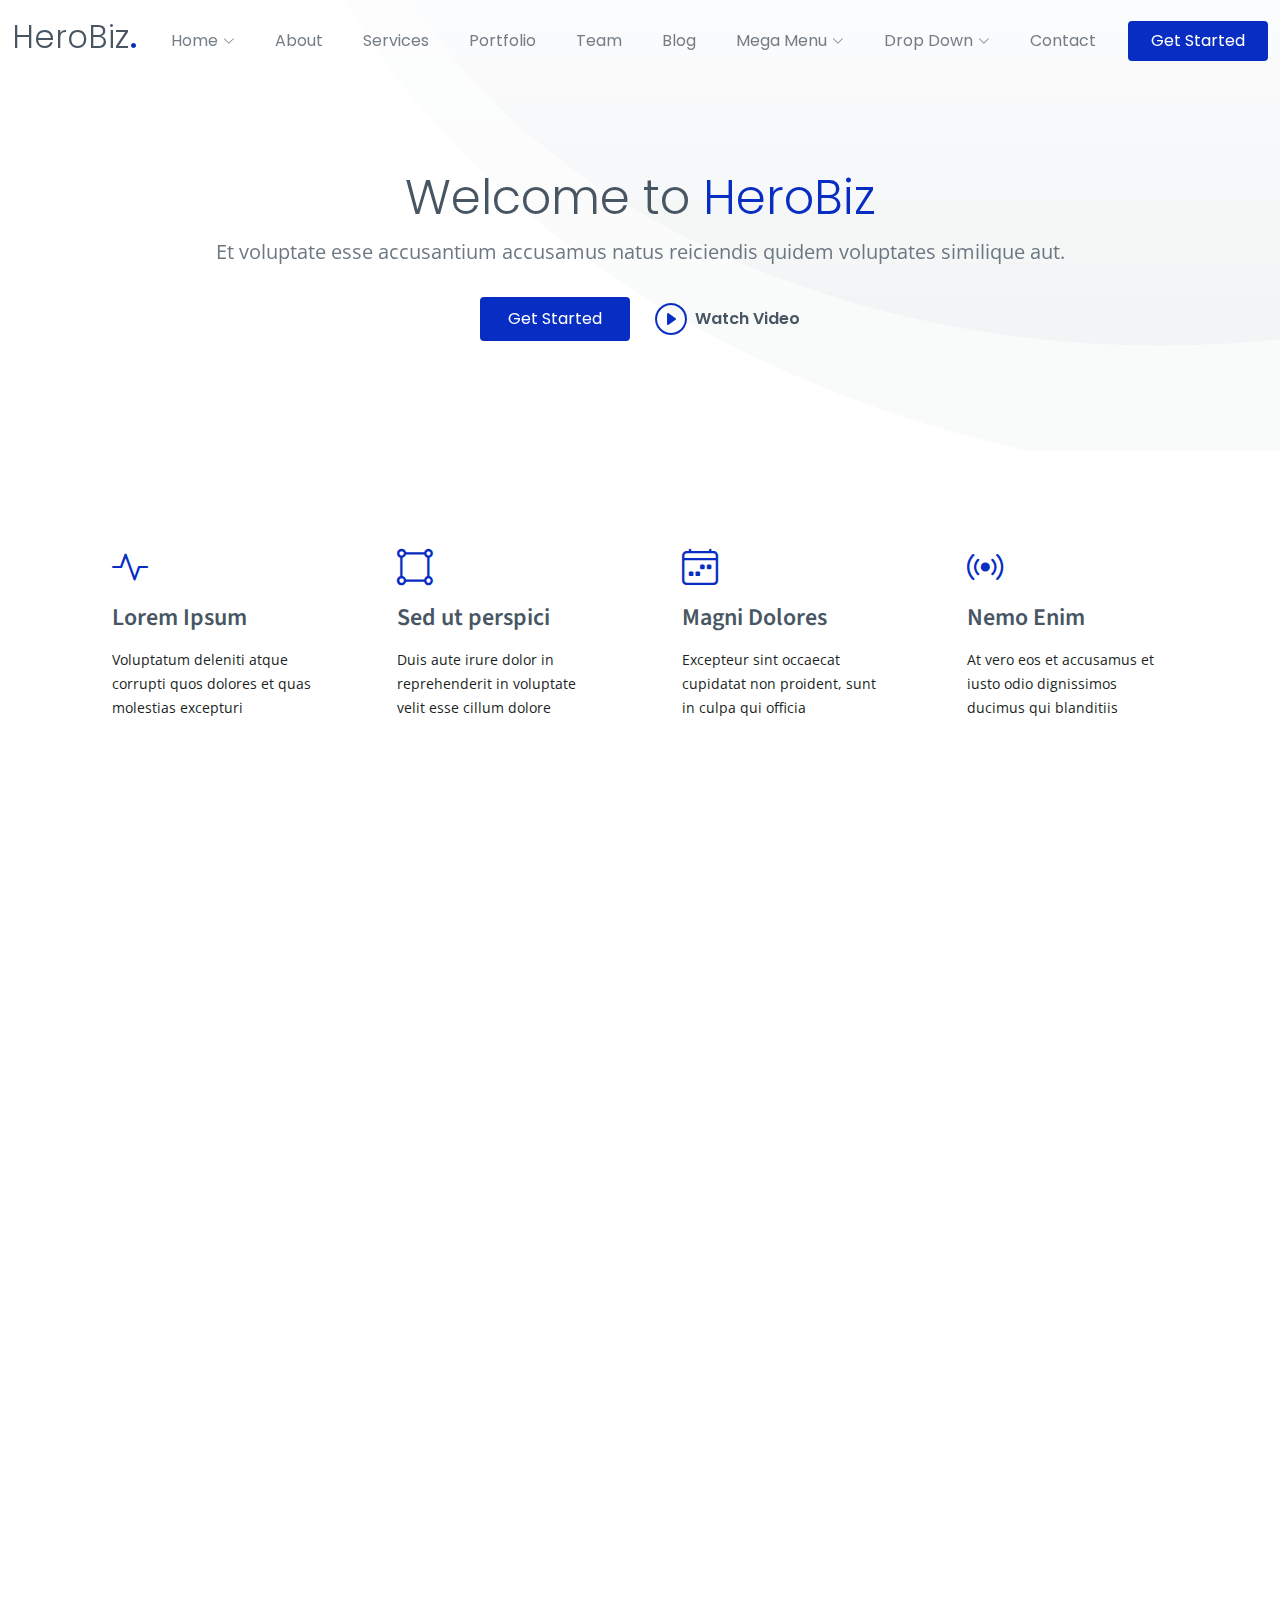
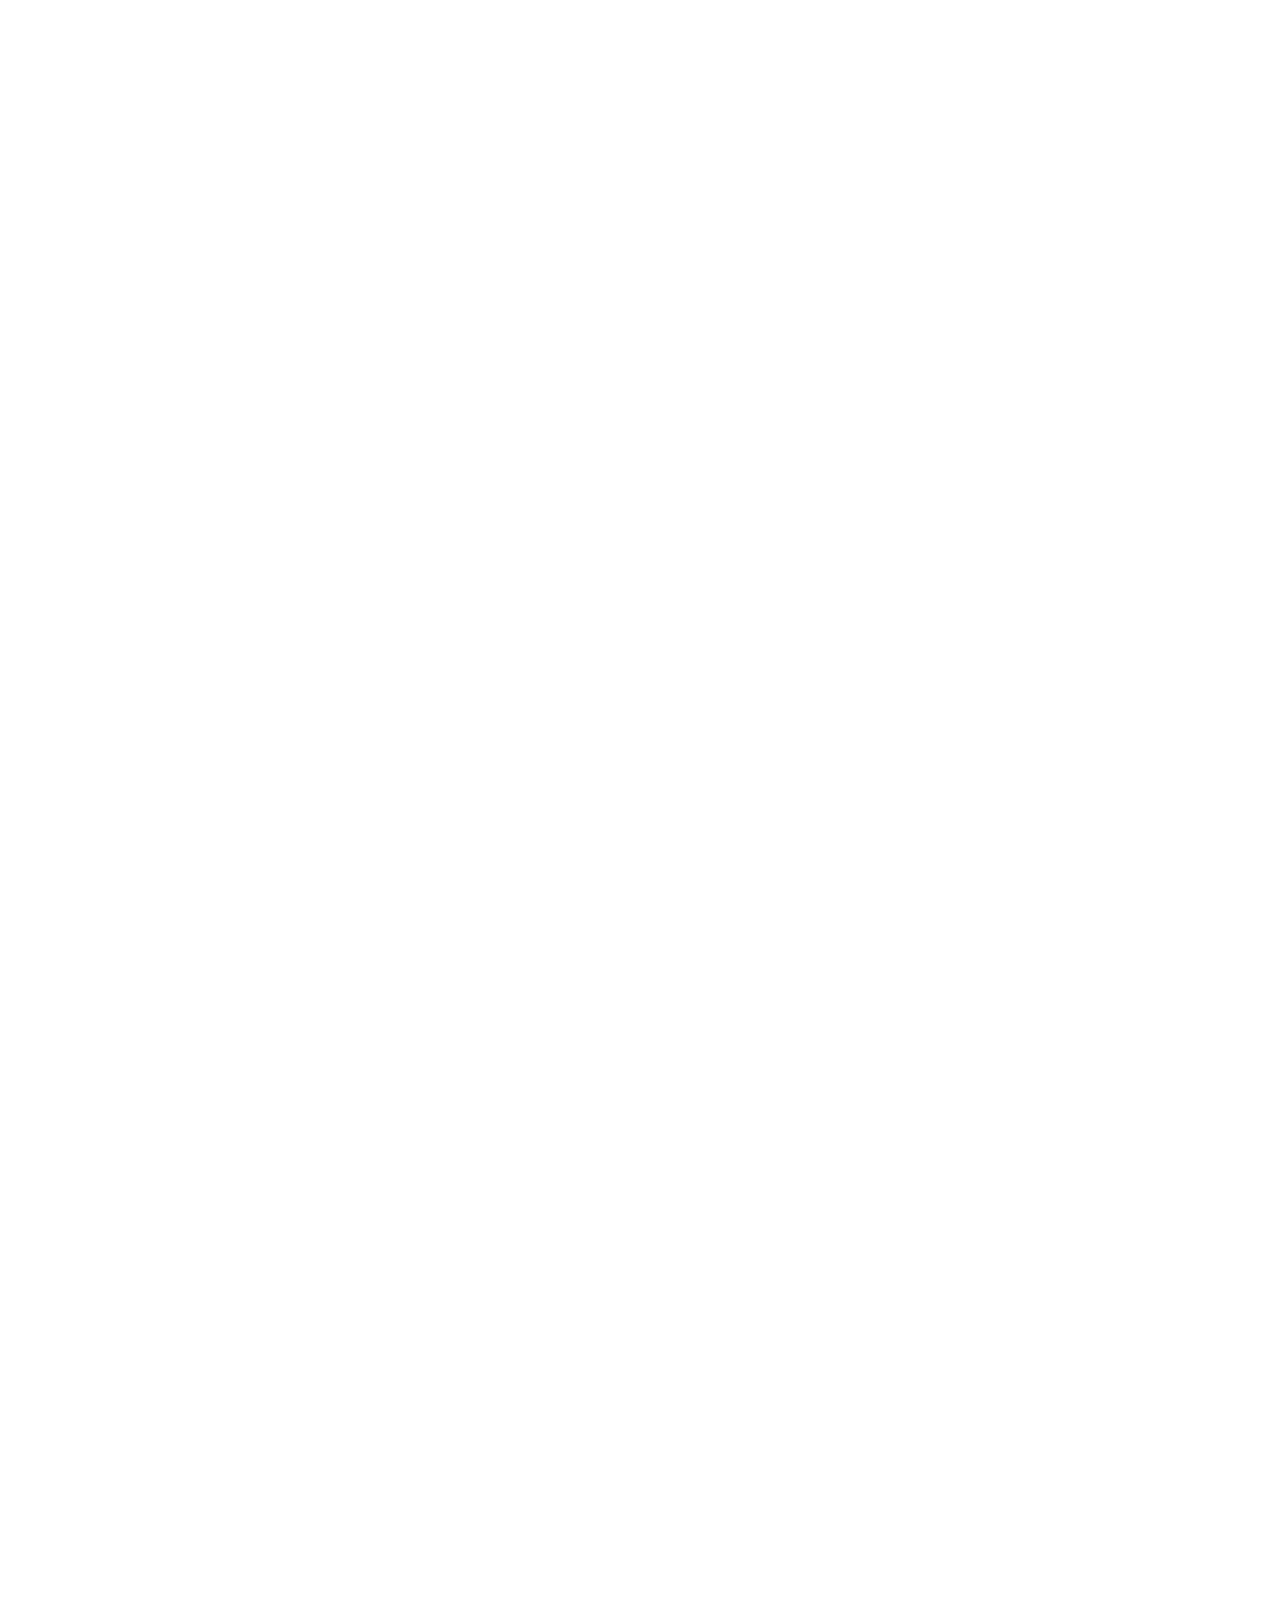
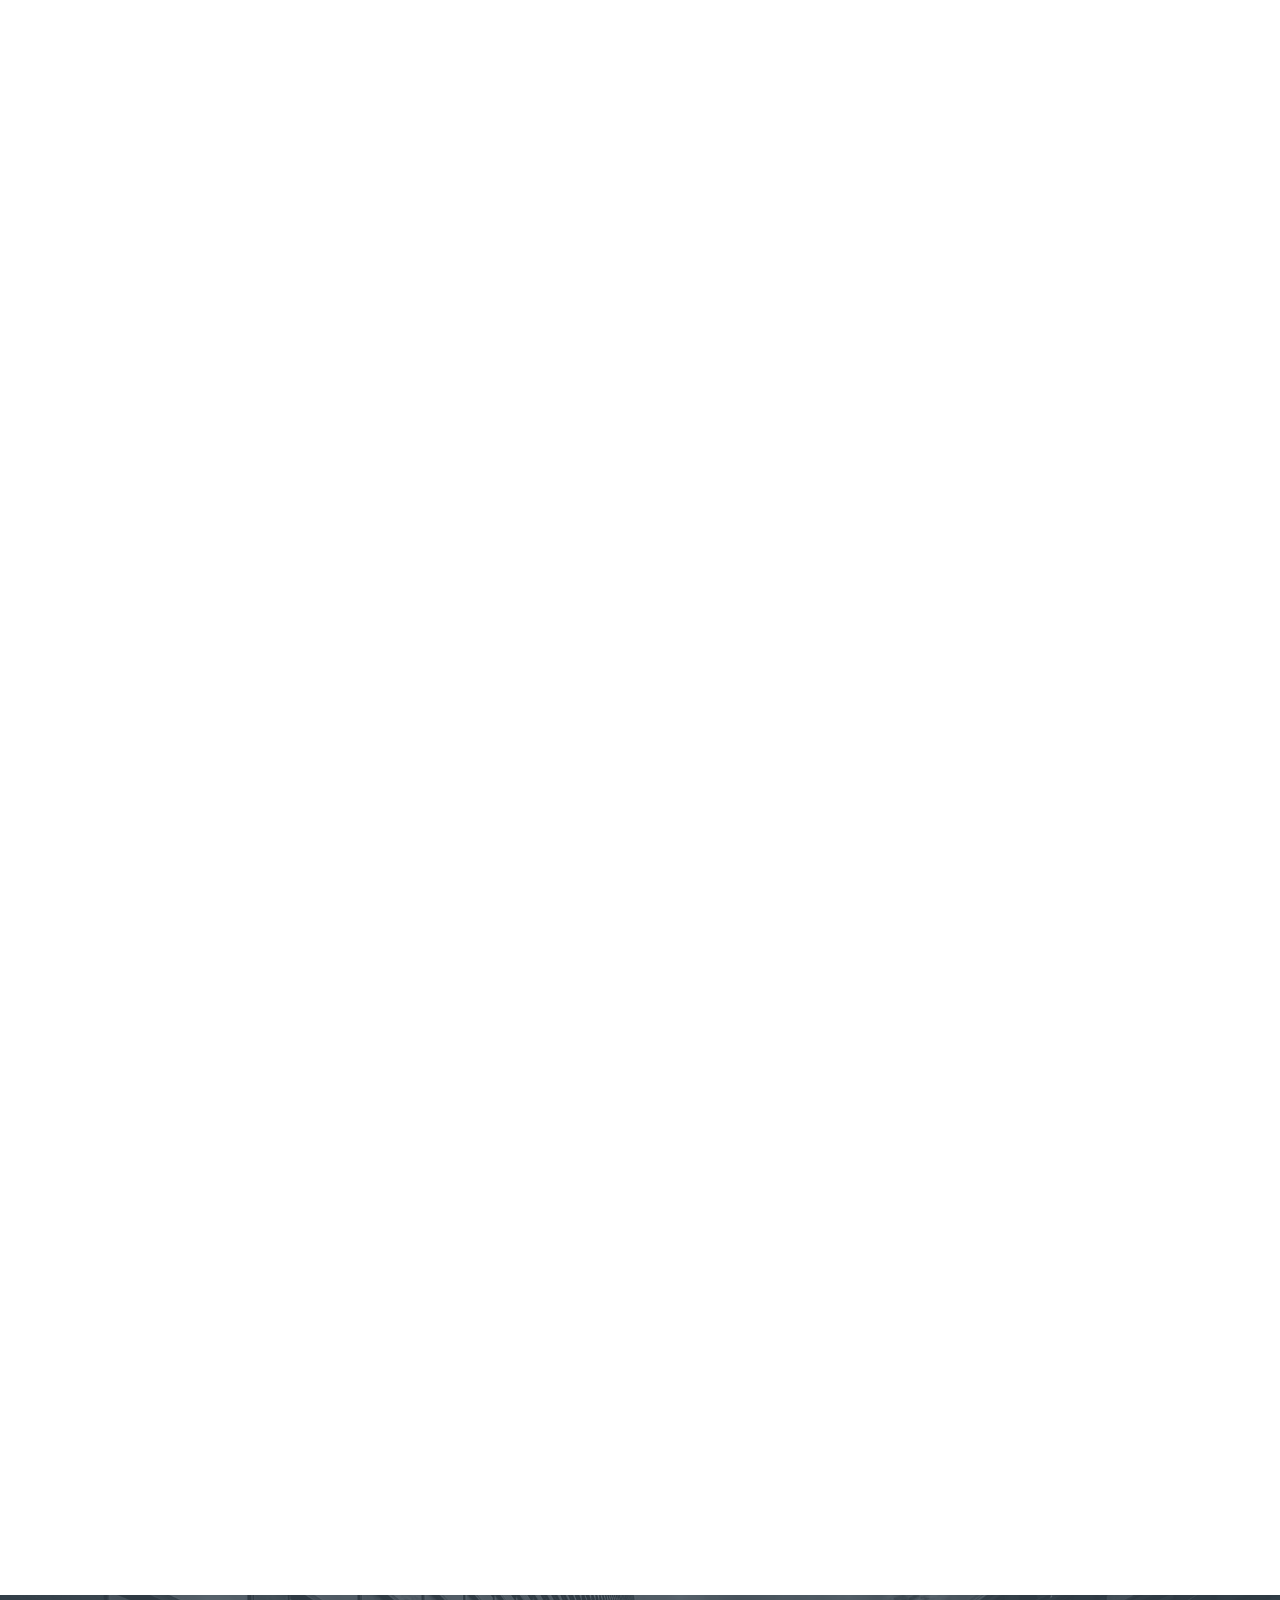
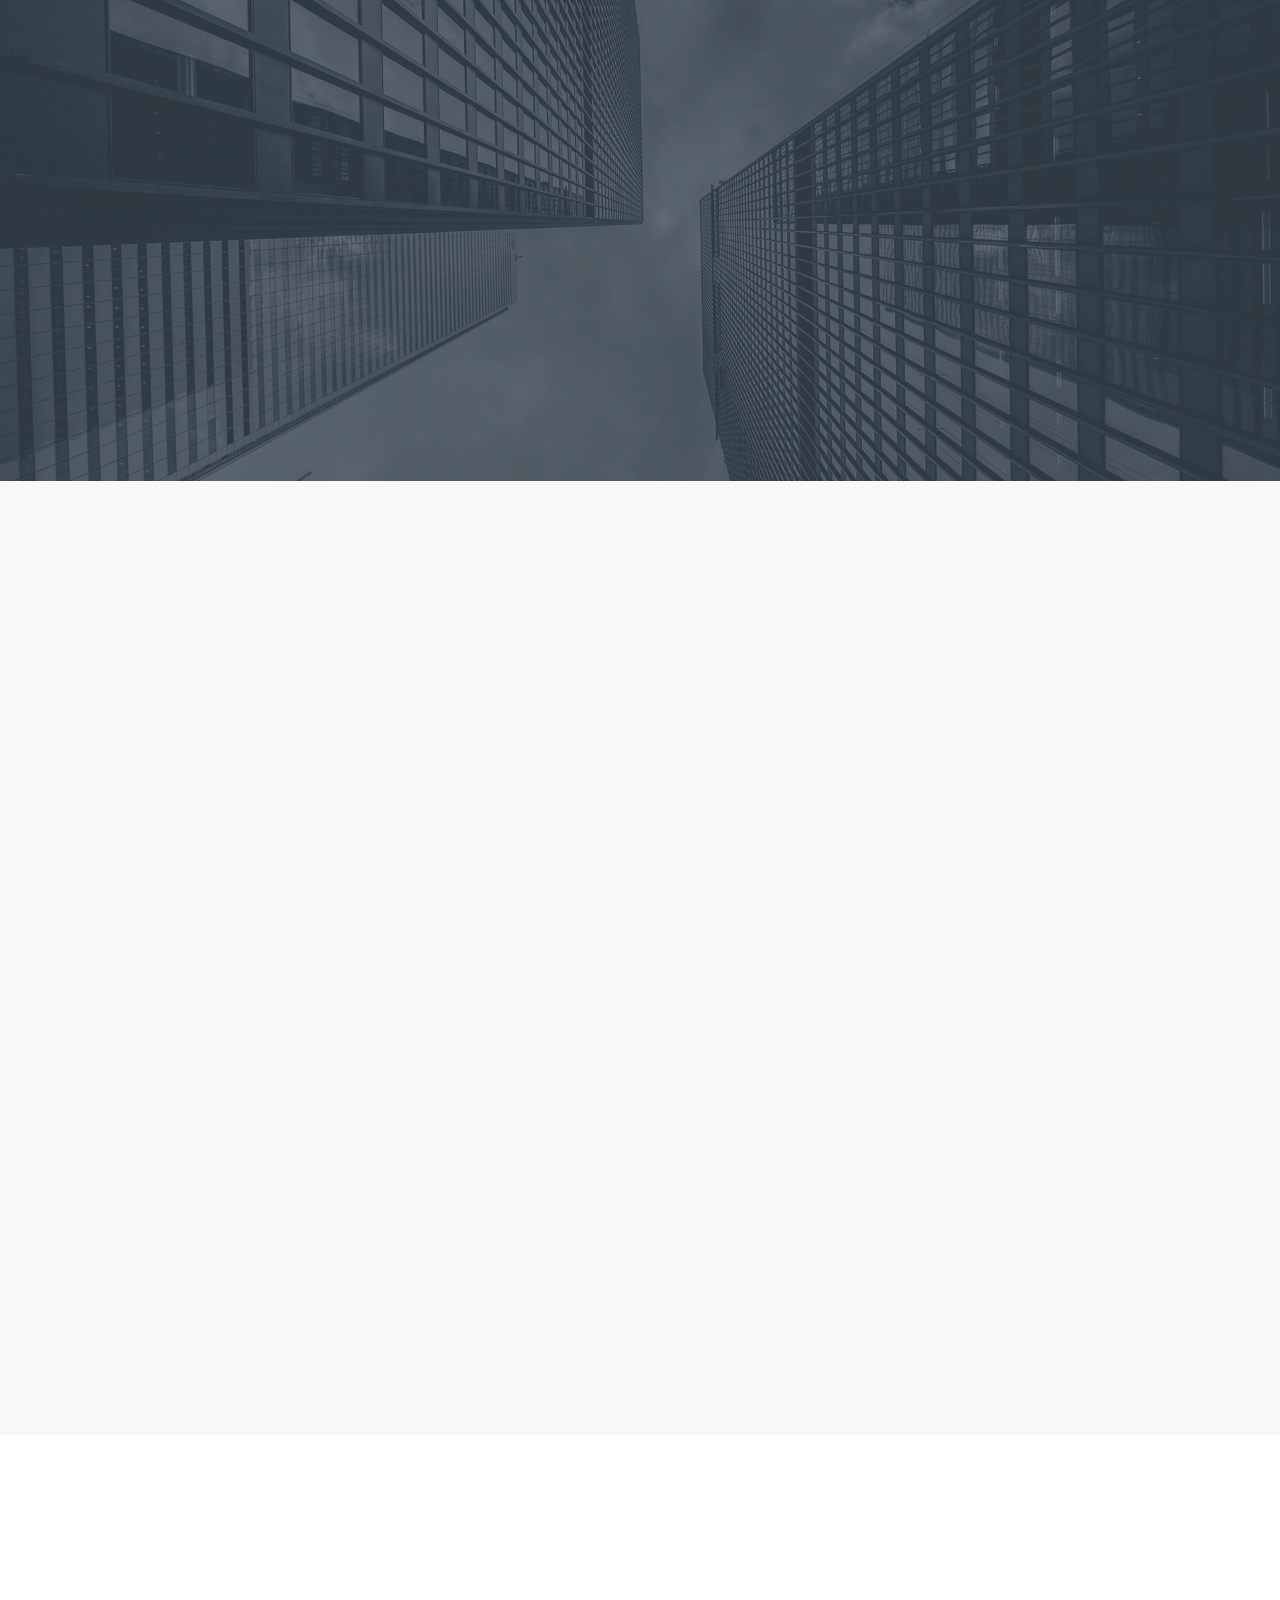
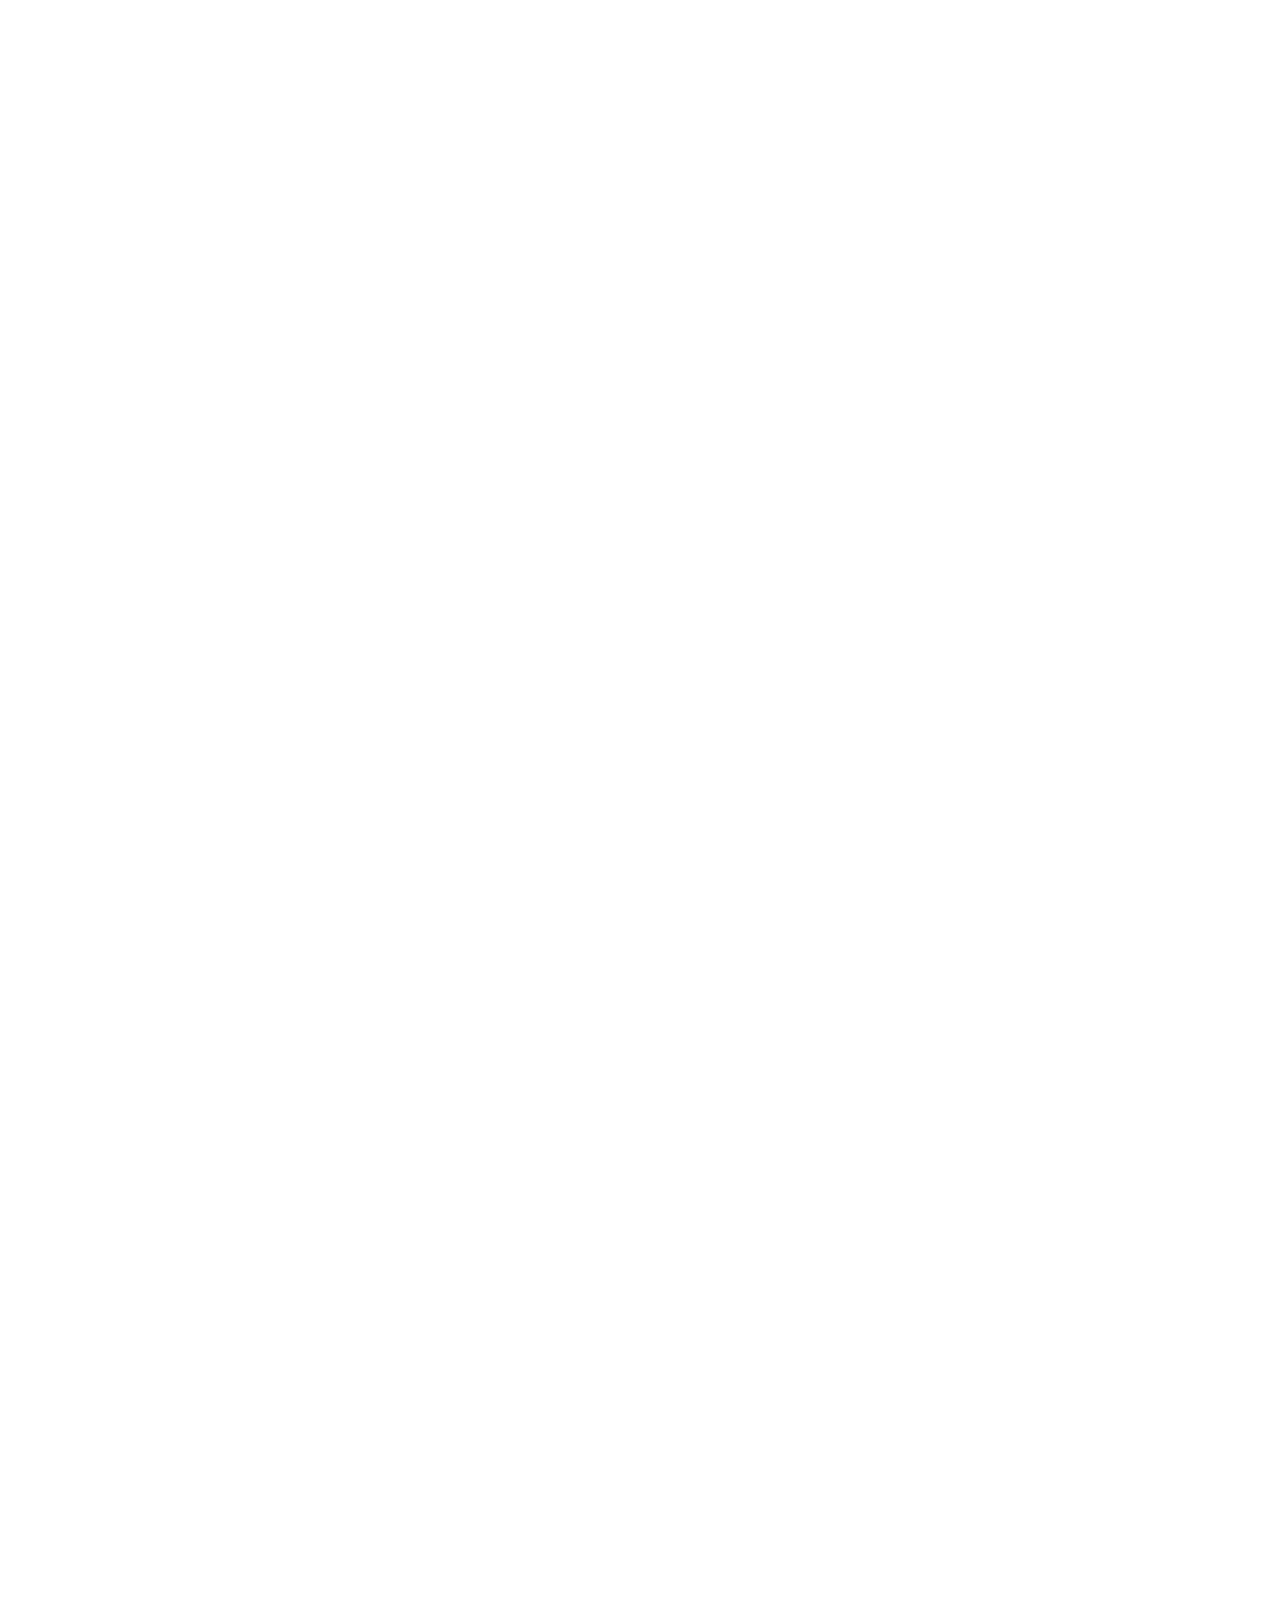
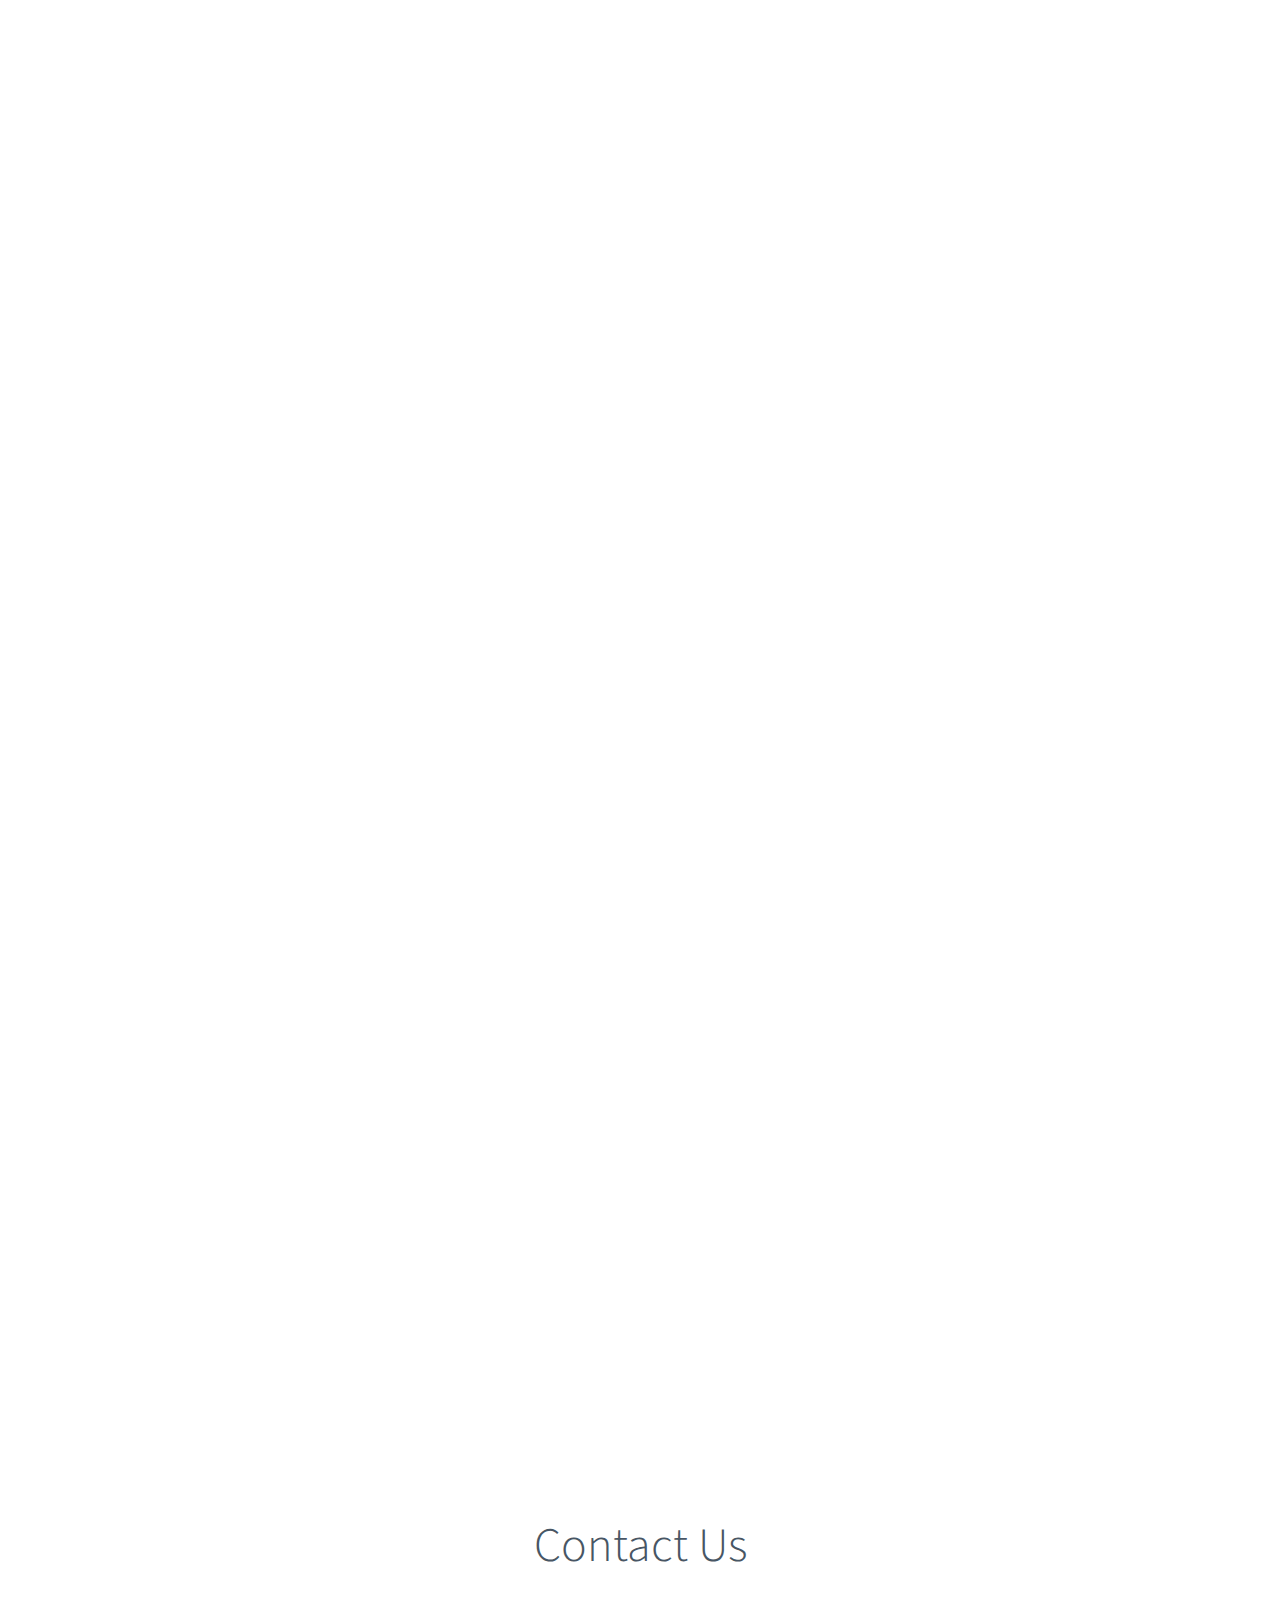
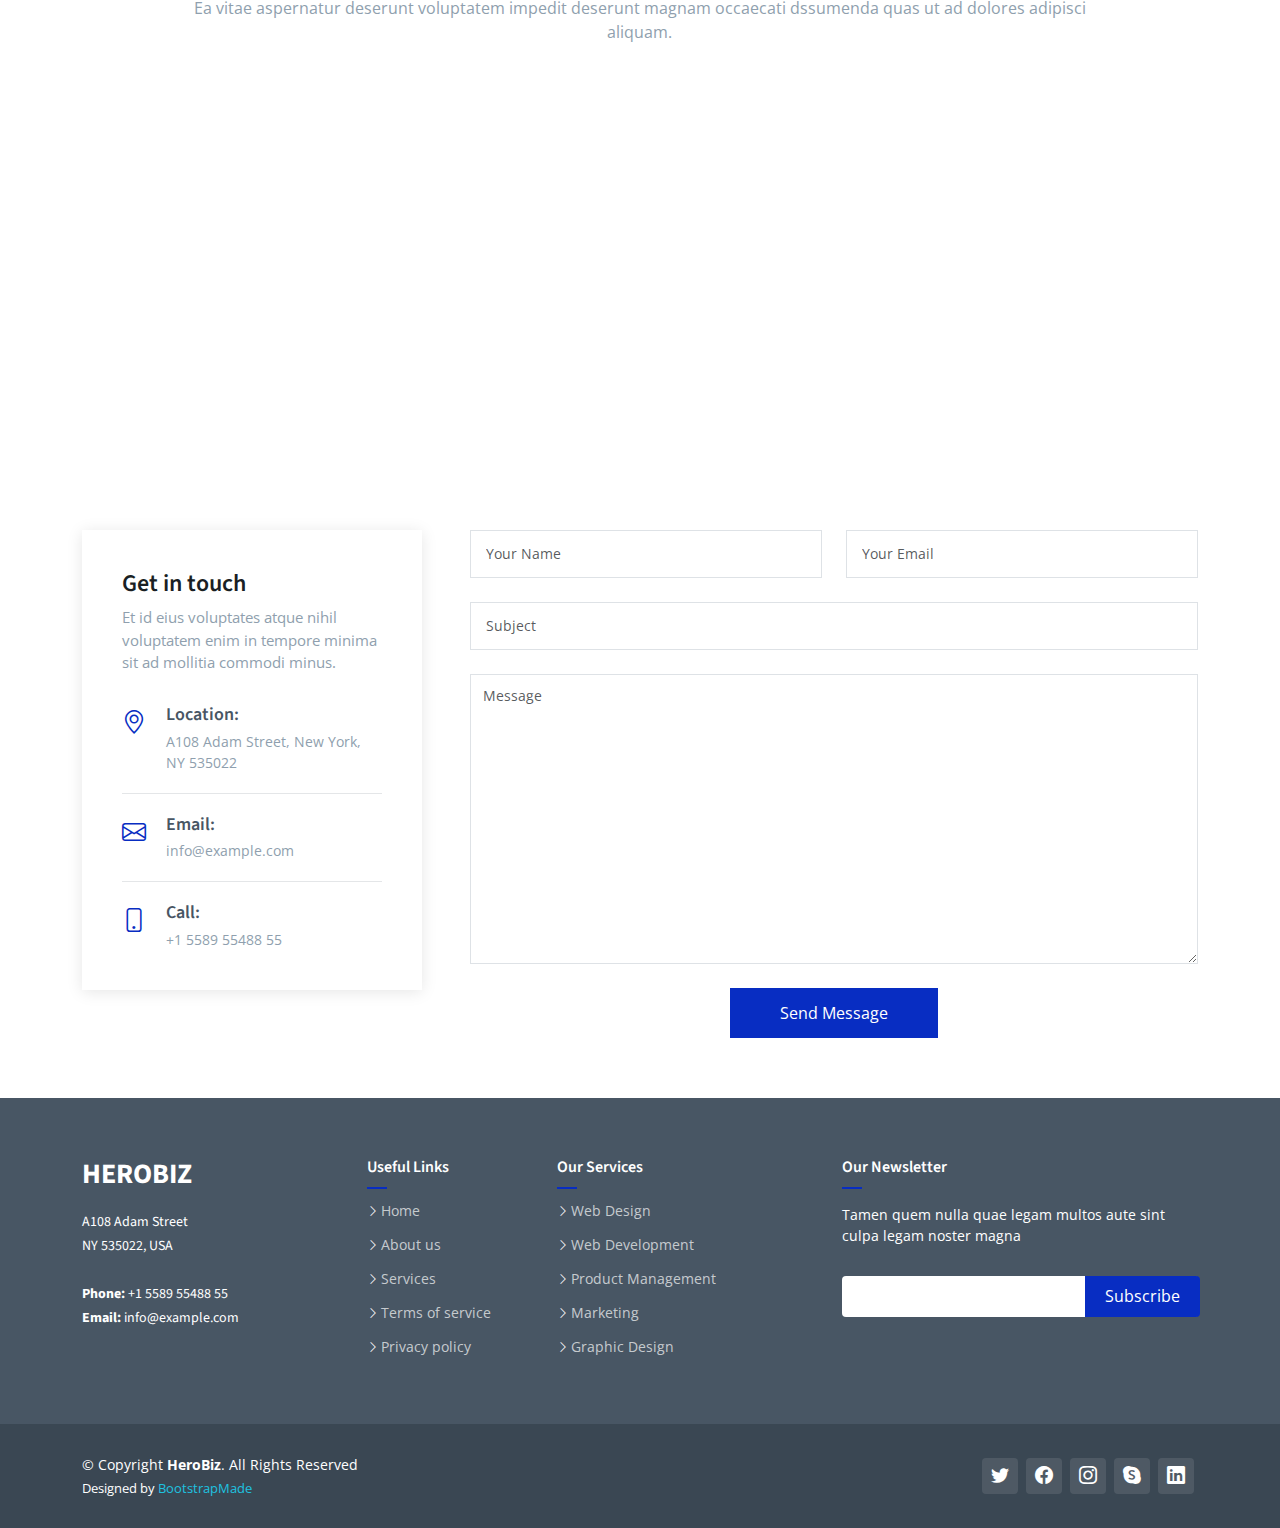
<file: index-4.html>
<!DOCTYPE html>
<html lang="en">

<head>
  <meta charset="utf-8">
  <meta content="width=device-width, initial-scale=1.0" name="viewport">

  <title>HeroBiz Bootstrap Template - Home 4</title>
  <meta content="" name="description">
  <meta content="" name="keywords">

  <!-- Favicons -->
  <link href="assets/img/favicon.png" rel="icon">
  <link href="assets/img/apple-touch-icon.png" rel="apple-touch-icon">

  <!-- Google Fonts -->
  <link rel="preconnect" href="https://fonts.googleapis.com">
  <link rel="preconnect" href="https://fonts.gstatic.com" crossorigin>
  <link href="https://fonts.googleapis.com/css2?family=Open+Sans:ital,wght@0,300;0,400;0,500;0,600;0,700;1,300;1,400;1,500;1,600;1,700&family=Poppins:ital,wght@0,300;0,400;0,500;0,600;0,700;1,300;1,400;1,500;1,600;1,700&family=Source+Sans+Pro:ital,wght@0,300;0,400;0,600;0,700;1,300;1,400;1,600;1,700&display=swap" rel="stylesheet">

  <!-- Vendor CSS Files -->
  <link href="assets/vendor/bootstrap/css/bootstrap.min.css" rel="stylesheet">
  <link href="assets/vendor/bootstrap-icons/bootstrap-icons.css" rel="stylesheet">
  <link href="assets/vendor/aos/aos.css" rel="stylesheet">
  <link href="assets/vendor/glightbox/css/glightbox.min.css" rel="stylesheet">
  <link href="assets/vendor/swiper/swiper-bundle.min.css" rel="stylesheet">

  <!-- Variables CSS Files. Uncomment your preferred color scheme -->
  <link href="assets/css/variables.css" rel="stylesheet">
  <!-- <link href="assets/css/variables-blue.css" rel="stylesheet"> -->
  <!-- <link href="assets/css/variables-green.css" rel="stylesheet"> -->
  <!-- <link href="assets/css/variables-orange.css" rel="stylesheet"> -->
  <!-- <link href="assets/css/variables-purple.css" rel="stylesheet"> -->
  <!-- <link href="assets/css/variables-red.css" rel="stylesheet"> -->
  <!-- <link href="assets/css/variables-pink.css" rel="stylesheet"> -->

  <!-- Template Main CSS File -->
  <link href="assets/css/main.css" rel="stylesheet">

  <!-- =======================================================
  * Template Name: HeroBiz
  * Updated: Jan 29 2024 with Bootstrap v5.3.2
  * Template URL: https://bootstrapmade.com/herobiz-bootstrap-business-template/
  * Author: BootstrapMade.com
  * License: https://bootstrapmade.com/license/
  ======================================================== -->
</head>

<body>

  <!-- ======= Header ======= -->
  <header id="header" class="header fixed-top" data-scrollto-offset="0">
    <div class="container-fluid d-flex align-items-center justify-content-between">

      <a href="index.html" class="logo d-flex align-items-center scrollto me-auto me-lg-0">
        <!-- Uncomment the line below if you also wish to use an image logo -->
        <!-- <img src="assets/img/logo.png" alt=""> -->
        <h1>HeroBiz<span>.</span></h1>
      </a>

      <nav id="navbar" class="navbar">
        <ul>

          <li class="dropdown"><a href="#"><span>Home</span> <i class="bi bi-chevron-down dropdown-indicator"></i></a>
            <ul>
              <li><a href="index.html">Home 1 - index.html</a></li>
              <li><a href="index-2.html">Home 2 - index-2.html</a></li>
              <li><a href="index-3.html">Home 3 - index-3.html</a></li>
              <li><a href="index-4.html" class="active">Home 4 - index-4.html</a></li>
            </ul>
          </li>

          <li><a class="nav-link scrollto" href="index.html#about">About</a></li>
          <li><a class="nav-link scrollto" href="index.html#services">Services</a></li>
          <li><a class="nav-link scrollto" href="index.html#portfolio">Portfolio</a></li>
          <li><a class="nav-link scrollto" href="index.html#team">Team</a></li>
          <li><a href="blog.html">Blog</a></li>
          <li class="dropdown megamenu"><a href="#"><span>Mega Menu</span> <i class="bi bi-chevron-down dropdown-indicator"></i></a>
            <ul>
              <li>
                <a href="#">Column 1 link 1</a>
                <a href="#">Column 1 link 2</a>
                <a href="#">Column 1 link 3</a>
              </li>
              <li>
                <a href="#">Column 2 link 1</a>
                <a href="#">Column 2 link 2</a>
                <a href="#">Column 3 link 3</a>
              </li>
              <li>
                <a href="#">Column 3 link 1</a>
                <a href="#">Column 3 link 2</a>
                <a href="#">Column 3 link 3</a>
              </li>
              <li>
                <a href="#">Column 4 link 1</a>
                <a href="#">Column 4 link 2</a>
                <a href="#">Column 4 link 3</a>
              </li>
            </ul>
          </li>
          <li class="dropdown"><a href="#"><span>Drop Down</span> <i class="bi bi-chevron-down dropdown-indicator"></i></a>
            <ul>
              <li><a href="#">Drop Down 1</a></li>
              <li class="dropdown"><a href="#"><span>Deep Drop Down</span> <i class="bi bi-chevron-down dropdown-indicator"></i></a>
                <ul>
                  <li><a href="#">Deep Drop Down 1</a></li>
                  <li><a href="#">Deep Drop Down 2</a></li>
                  <li><a href="#">Deep Drop Down 3</a></li>
                  <li><a href="#">Deep Drop Down 4</a></li>
                  <li><a href="#">Deep Drop Down 5</a></li>
                </ul>
              </li>
              <li><a href="#">Drop Down 2</a></li>
              <li><a href="#">Drop Down 3</a></li>
              <li><a href="#">Drop Down 4</a></li>
            </ul>
          </li>
          <li><a class="nav-link scrollto" href="index.html#contact">Contact</a></li>
        </ul>
        <i class="bi bi-list mobile-nav-toggle d-none"></i>
      </nav><!-- .navbar -->

      <a class="btn-getstarted scrollto" href="index.html#about">Get Started</a>

    </div>
  </header><!-- End Header -->

  <section id="hero-static" class="hero-static d-flex align-items-center">
    <div class="container d-flex flex-column justify-content-center align-items-center text-center position-relative" data-aos="zoom-out">
      <h2>Welcome to <span>HeroBiz</span></h2>
      <p>Et voluptate esse accusantium accusamus natus reiciendis quidem voluptates similique aut.</p>
      <div class="d-flex">
        <a href="#about" class="btn-get-started scrollto">Get Started</a>
        <a href="https://www.youtube.com/watch?v=LXb3EKWsInQ" class="glightbox btn-watch-video d-flex align-items-center"><i class="bi bi-play-circle"></i><span>Watch Video</span></a>
      </div>
    </div>
  </section>

  <main id="main">

    <!-- ======= Featured Services Section ======= -->
    <section id="featured-services" class="featured-services">
      <div class="container">

        <div class="row gy-4">

          <div class="col-xl-3 col-md-6 d-flex" data-aos="zoom-out">
            <div class="service-item position-relative">
              <div class="icon"><i class="bi bi-activity icon"></i></div>
              <h4><a href="" class="stretched-link">Lorem Ipsum</a></h4>
              <p>Voluptatum deleniti atque corrupti quos dolores et quas molestias excepturi</p>
            </div>
          </div><!-- End Service Item -->

          <div class="col-xl-3 col-md-6 d-flex" data-aos="zoom-out" data-aos-delay="200">
            <div class="service-item position-relative">
              <div class="icon"><i class="bi bi-bounding-box-circles icon"></i></div>
              <h4><a href="" class="stretched-link">Sed ut perspici</a></h4>
              <p>Duis aute irure dolor in reprehenderit in voluptate velit esse cillum dolore</p>
            </div>
          </div><!-- End Service Item -->

          <div class="col-xl-3 col-md-6 d-flex" data-aos="zoom-out" data-aos-delay="400">
            <div class="service-item position-relative">
              <div class="icon"><i class="bi bi-calendar4-week icon"></i></div>
              <h4><a href="" class="stretched-link">Magni Dolores</a></h4>
              <p>Excepteur sint occaecat cupidatat non proident, sunt in culpa qui officia</p>
            </div>
          </div><!-- End Service Item -->

          <div class="col-xl-3 col-md-6 d-flex" data-aos="zoom-out" data-aos-delay="600">
            <div class="service-item position-relative">
              <div class="icon"><i class="bi bi-broadcast icon"></i></div>
              <h4><a href="" class="stretched-link">Nemo Enim</a></h4>
              <p>At vero eos et accusamus et iusto odio dignissimos ducimus qui blanditiis</p>
            </div>
          </div><!-- End Service Item -->

        </div>

      </div>
    </section><!-- End Featured Services Section -->

    <!-- ======= About Section ======= -->
    <section id="about" class="about">
      <div class="container" data-aos="fade-up">

        <div class="section-header">
          <h2>About Us</h2>
          <p>Architecto nobis eos vel nam quidem vitae temporibus voluptates qui hic deserunt iusto omnis nam voluptas asperiores sequi tenetur dolores incidunt enim voluptatem magnam cumque fuga.</p>
        </div>

        <div class="row g-4 g-lg-5" data-aos="fade-up" data-aos-delay="200">

          <div class="col-lg-5">
            <div class="about-img">
              <img src="assets/img/about.jpg" class="img-fluid" alt="">
            </div>
          </div>

          <div class="col-lg-7">
            <h3 class="pt-0 pt-lg-5">Neque officiis dolore maiores et exercitationem quae est seda lidera pat claero</h3>

            <!-- Tabs -->
            <ul class="nav nav-pills mb-3">
              <li><a class="nav-link active" data-bs-toggle="pill" href="#tab1">Saepe fuga</a></li>
              <li><a class="nav-link" data-bs-toggle="pill" href="#tab2">Voluptates</a></li>
              <li><a class="nav-link" data-bs-toggle="pill" href="#tab3">Corrupti</a></li>
            </ul><!-- End Tabs -->

            <!-- Tab Content -->
            <div class="tab-content">

              <div class="tab-pane fade show active" id="tab1">

                <p class="fst-italic">Consequuntur inventore voluptates consequatur aut vel et. Eos doloribus expedita. Sapiente atque consequatur minima nihil quae aspernatur quo suscipit voluptatem.</p>

                <div class="d-flex align-items-center mt-4">
                  <i class="bi bi-check2"></i>
                  <h4>Repudiandae rerum velit modi et officia quasi facilis</h4>
                </div>
                <p>Laborum omnis voluptates voluptas qui sit aliquam blanditiis. Sapiente minima commodi dolorum non eveniet magni quaerat nemo et.</p>

                <div class="d-flex align-items-center mt-4">
                  <i class="bi bi-check2"></i>
                  <h4>Incidunt non veritatis illum ea ut nisi</h4>
                </div>
                <p>Non quod totam minus repellendus autem sint velit. Rerum debitis facere soluta tenetur. Iure molestiae assumenda sunt qui inventore eligendi voluptates nisi at. Dolorem quo tempora. Quia et perferendis.</p>

                <div class="d-flex align-items-center mt-4">
                  <i class="bi bi-check2"></i>
                  <h4>Omnis ab quia nemo dignissimos rem eum quos..</h4>
                </div>
                <p>Eius alias aut cupiditate. Dolor voluptates animi ut blanditiis quos nam. Magnam officia aut ut alias quo explicabo ullam esse. Sunt magnam et dolorem eaque magnam odit enim quaerat. Vero error error voluptatem eum.</p>

              </div><!-- End Tab 1 Content -->

              <div class="tab-pane fade show" id="tab2">

                <p class="fst-italic">Consequuntur inventore voluptates consequatur aut vel et. Eos doloribus expedita. Sapiente atque consequatur minima nihil quae aspernatur quo suscipit voluptatem.</p>

                <div class="d-flex align-items-center mt-4">
                  <i class="bi bi-check2"></i>
                  <h4>Repudiandae rerum velit modi et officia quasi facilis</h4>
                </div>
                <p>Laborum omnis voluptates voluptas qui sit aliquam blanditiis. Sapiente minima commodi dolorum non eveniet magni quaerat nemo et.</p>

                <div class="d-flex align-items-center mt-4">
                  <i class="bi bi-check2"></i>
                  <h4>Incidunt non veritatis illum ea ut nisi</h4>
                </div>
                <p>Non quod totam minus repellendus autem sint velit. Rerum debitis facere soluta tenetur. Iure molestiae assumenda sunt qui inventore eligendi voluptates nisi at. Dolorem quo tempora. Quia et perferendis.</p>

                <div class="d-flex align-items-center mt-4">
                  <i class="bi bi-check2"></i>
                  <h4>Omnis ab quia nemo dignissimos rem eum quos..</h4>
                </div>
                <p>Eius alias aut cupiditate. Dolor voluptates animi ut blanditiis quos nam. Magnam officia aut ut alias quo explicabo ullam esse. Sunt magnam et dolorem eaque magnam odit enim quaerat. Vero error error voluptatem eum.</p>

              </div><!-- End Tab 2 Content -->

              <div class="tab-pane fade show" id="tab3">

                <p class="fst-italic">Consequuntur inventore voluptates consequatur aut vel et. Eos doloribus expedita. Sapiente atque consequatur minima nihil quae aspernatur quo suscipit voluptatem.</p>

                <div class="d-flex align-items-center mt-4">
                  <i class="bi bi-check2"></i>
                  <h4>Repudiandae rerum velit modi et officia quasi facilis</h4>
                </div>
                <p>Laborum omnis voluptates voluptas qui sit aliquam blanditiis. Sapiente minima commodi dolorum non eveniet magni quaerat nemo et.</p>

                <div class="d-flex align-items-center mt-4">
                  <i class="bi bi-check2"></i>
                  <h4>Incidunt non veritatis illum ea ut nisi</h4>
                </div>
                <p>Non quod totam minus repellendus autem sint velit. Rerum debitis facere soluta tenetur. Iure molestiae assumenda sunt qui inventore eligendi voluptates nisi at. Dolorem quo tempora. Quia et perferendis.</p>

                <div class="d-flex align-items-center mt-4">
                  <i class="bi bi-check2"></i>
                  <h4>Omnis ab quia nemo dignissimos rem eum quos..</h4>
                </div>
                <p>Eius alias aut cupiditate. Dolor voluptates animi ut blanditiis quos nam. Magnam officia aut ut alias quo explicabo ullam esse. Sunt magnam et dolorem eaque magnam odit enim quaerat. Vero error error voluptatem eum.</p>

              </div><!-- End Tab 3 Content -->

            </div>

          </div>

        </div>

      </div>
    </section><!-- End About Section -->

    <!-- ======= Clients Section ======= -->
    <section id="clients" class="clients">
      <div class="container" data-aos="zoom-out">

        <div class="clients-slider swiper">
          <div class="swiper-wrapper align-items-center">
            <div class="swiper-slide"><img src="assets/img/clients/client-1.png" class="img-fluid" alt=""></div>
            <div class="swiper-slide"><img src="assets/img/clients/client-2.png" class="img-fluid" alt=""></div>
            <div class="swiper-slide"><img src="assets/img/clients/client-3.png" class="img-fluid" alt=""></div>
            <div class="swiper-slide"><img src="assets/img/clients/client-4.png" class="img-fluid" alt=""></div>
            <div class="swiper-slide"><img src="assets/img/clients/client-5.png" class="img-fluid" alt=""></div>
            <div class="swiper-slide"><img src="assets/img/clients/client-6.png" class="img-fluid" alt=""></div>
            <div class="swiper-slide"><img src="assets/img/clients/client-7.png" class="img-fluid" alt=""></div>
            <div class="swiper-slide"><img src="assets/img/clients/client-8.png" class="img-fluid" alt=""></div>
          </div>
        </div>

      </div>
    </section><!-- End Clients Section -->

    <!-- ======= Call To Action Section ======= -->
    <section id="cta" class="cta">
      <div class="container" data-aos="zoom-out">

        <div class="row g-5">

          <div class="col-lg-8 col-md-6 content d-flex flex-column justify-content-center order-last order-md-first">
            <h3>Alias sunt quas <em>Cupiditate</em> oluptas hic minima</h3>
            <p> Duis aute irure dolor in reprehenderit in voluptate velit esse cillum dolore eu fugiat nulla pariatur. Excepteur sint occaecat cupidatat non proident, sunt in culpa qui officia deserunt mollit anim id est laborum.</p>
            <a class="cta-btn align-self-start" href="#">Call To Action</a>
          </div>

          <div class="col-lg-4 col-md-6 order-first order-md-last d-flex align-items-center">
            <div class="img">
              <img src="assets/img/cta.jpg" alt="" class="img-fluid">
            </div>
          </div>

        </div>

      </div>
    </section><!-- End Call To Action Section -->

    <!-- ======= On Focus Section ======= -->
    <section id="onfocus" class="onfocus">
      <div class="container-fluid p-0" data-aos="fade-up">

        <div class="row g-0">
          <div class="col-lg-6 video-play position-relative">
            <a href="https://www.youtube.com/watch?v=LXb3EKWsInQ" class="glightbox play-btn"></a>
          </div>
          <div class="col-lg-6">
            <div class="content d-flex flex-column justify-content-center h-100">
              <h3>Voluptatem dignissimos provident quasi corporis</h3>
              <p class="fst-italic">
                Lorem ipsum dolor sit amet, consectetur adipiscing elit, sed do eiusmod tempor incididunt ut labore et dolore
                magna aliqua.
              </p>
              <ul>
                <li><i class="bi bi-check-circle"></i> Ullamco laboris nisi ut aliquip ex ea commodo consequat.</li>
                <li><i class="bi bi-check-circle"></i> Duis aute irure dolor in reprehenderit in voluptate velit.</li>
                <li><i class="bi bi-check-circle"></i> Ullamco laboris nisi ut aliquip ex ea commodo consequat. Duis aute irure dolor in reprehenderit in voluptate trideta storacalaperda mastiro dolore eu fugiat nulla pariatur.</li>
              </ul>
              <a href="#" class="read-more align-self-start"><span>Read More</span><i class="bi bi-arrow-right"></i></a>
            </div>
          </div>
        </div>

      </div>
    </section><!-- End On Focus Section -->

    <!-- ======= Features Section ======= -->
    <section id="features" class="features">
      <div class="container" data-aos="fade-up">

        <ul class="nav nav-tabs row gy-4 d-flex">

          <li class="nav-item col-6 col-md-4 col-lg-2">
            <a class="nav-link active show" data-bs-toggle="tab" data-bs-target="#tab-1">
              <i class="bi bi-binoculars color-cyan"></i>
              <h4>Modinest</h4>
            </a>
          </li><!-- End Tab 1 Nav -->

          <li class="nav-item col-6 col-md-4 col-lg-2">
            <a class="nav-link" data-bs-toggle="tab" data-bs-target="#tab-2">
              <i class="bi bi-box-seam color-indigo"></i>
              <h4>Undaesenti</h4>
            </a>
          </li><!-- End Tab 2 Nav -->

          <li class="nav-item col-6 col-md-4 col-lg-2">
            <a class="nav-link" data-bs-toggle="tab" data-bs-target="#tab-3">
              <i class="bi bi-brightness-high color-teal"></i>
              <h4>Pariatur</h4>
            </a>
          </li><!-- End Tab 3 Nav -->

          <li class="nav-item col-6 col-md-4 col-lg-2">
            <a class="nav-link" data-bs-toggle="tab" data-bs-target="#tab-4">
              <i class="bi bi-command color-red"></i>
              <h4>Nostrum</h4>
            </a>
          </li><!-- End Tab 4 Nav -->

          <li class="nav-item col-6 col-md-4 col-lg-2">
            <a class="nav-link" data-bs-toggle="tab" data-bs-target="#tab-5">
              <i class="bi bi-easel color-blue"></i>
              <h4>Adipiscing</h4>
            </a>
          </li><!-- End Tab 5 Nav -->

          <li class="nav-item col-6 col-md-4 col-lg-2">
            <a class="nav-link" data-bs-toggle="tab" data-bs-target="#tab-6">
              <i class="bi bi-map color-orange"></i>
              <h4>Reprehit</h4>
            </a>
          </li><!-- End Tab 6 Nav -->

        </ul>

        <div class="tab-content">

          <div class="tab-pane active show" id="tab-1">
            <div class="row gy-4">
              <div class="col-lg-8 order-2 order-lg-1" data-aos="fade-up" data-aos-delay="100">
                <h3>Modinest</h3>
                <p class="fst-italic">
                  Lorem ipsum dolor sit amet, consectetur adipiscing elit, sed do eiusmod tempor incididunt ut labore et dolore
                  magna aliqua.
                </p>
                <ul>
                  <li><i class="bi bi-check-circle-fill"></i> Ullamco laboris nisi ut aliquip ex ea commodo consequat.</li>
                  <li><i class="bi bi-check-circle-fill"></i> Duis aute irure dolor in reprehenderit in voluptate velit.</li>
                  <li><i class="bi bi-check-circle-fill"></i> Ullamco laboris nisi ut aliquip ex ea commodo consequat. Duis aute irure dolor in reprehenderit in voluptate trideta storacalaperda mastiro dolore eu fugiat nulla pariatur.</li>
                </ul>
                <p>
                  Ullamco laboris nisi ut aliquip ex ea commodo consequat. Duis aute irure dolor in reprehenderit in voluptate
                  velit esse cillum dolore eu fugiat nulla pariatur. Excepteur sint occaecat cupidatat non proident, sunt in
                  culpa qui officia deserunt mollit anim id est laborum
                </p>
              </div>
              <div class="col-lg-4 order-1 order-lg-2 text-center" data-aos="fade-up" data-aos-delay="200">
                <img src="assets/img/features-1.svg" alt="" class="img-fluid">
              </div>
            </div>
          </div><!-- End Tab Content 1 -->

          <div class="tab-pane" id="tab-2">
            <div class="row gy-4">
              <div class="col-lg-8 order-2 order-lg-1">
                <h3>Undaesenti</h3>
                <p>
                  Ullamco laboris nisi ut aliquip ex ea commodo consequat. Duis aute irure dolor in reprehenderit in voluptate
                  velit esse cillum dolore eu fugiat nulla pariatur. Excepteur sint occaecat cupidatat non proident, sunt in
                  culpa qui officia deserunt mollit anim id est laborum
                </p>
                <p class="fst-italic">
                  Lorem ipsum dolor sit amet, consectetur adipiscing elit, sed do eiusmod tempor incididunt ut labore et dolore
                  magna aliqua.
                </p>
                <ul>
                  <li><i class="bi bi-check-circle-fill"></i> Ullamco laboris nisi ut aliquip ex ea commodo consequat.</li>
                  <li><i class="bi bi-check-circle-fill"></i> Duis aute irure dolor in reprehenderit in voluptate velit.</li>
                  <li><i class="bi bi-check-circle-fill"></i> Provident mollitia neque rerum asperiores dolores quos qui a. Ipsum neque dolor voluptate nisi sed.</li>
                  <li><i class="bi bi-check-circle-fill"></i> Ullamco laboris nisi ut aliquip ex ea commodo consequat. Duis aute irure dolor in reprehenderit in voluptate trideta storacalaperda mastiro dolore eu fugiat nulla pariatur.</li>
                </ul>
              </div>
              <div class="col-lg-4 order-1 order-lg-2 text-center">
                <img src="assets/img/features-2.svg" alt="" class="img-fluid">
              </div>
            </div>
          </div><!-- End Tab Content 2 -->

          <div class="tab-pane" id="tab-3">
            <div class="row gy-4">
              <div class="col-lg-8 order-2 order-lg-1">
                <h3>Pariatur</h3>
                <p>
                  Ullamco laboris nisi ut aliquip ex ea commodo consequat. Duis aute irure dolor in reprehenderit in voluptate
                  velit esse cillum dolore eu fugiat nulla pariatur. Excepteur sint occaecat cupidatat non proident, sunt in
                  culpa qui officia deserunt mollit anim id est laborum
                </p>
                <ul>
                  <li><i class="bi bi-check-circle-fill"></i> Ullamco laboris nisi ut aliquip ex ea commodo consequat.</li>
                  <li><i class="bi bi-check-circle-fill"></i> Duis aute irure dolor in reprehenderit in voluptate velit.</li>
                  <li><i class="bi bi-check-circle-fill"></i> Provident mollitia neque rerum asperiores dolores quos qui a. Ipsum neque dolor voluptate nisi sed.</li>
                </ul>
                <p class="fst-italic">
                  Lorem ipsum dolor sit amet, consectetur adipiscing elit, sed do eiusmod tempor incididunt ut labore et dolore
                  magna aliqua.
                </p>
              </div>
              <div class="col-lg-4 order-1 order-lg-2 text-center">
                <img src="assets/img/features-3.svg" alt="" class="img-fluid">
              </div>
            </div>
          </div><!-- End Tab Content 3 -->

          <div class="tab-pane" id="tab-4">
            <div class="row gy-4">
              <div class="col-lg-8 order-2 order-lg-1">
                <h3>Nostrum</h3>
                <p>
                  Ullamco laboris nisi ut aliquip ex ea commodo consequat. Duis aute irure dolor in reprehenderit in voluptate
                  velit esse cillum dolore eu fugiat nulla pariatur. Excepteur sint occaecat cupidatat non proident, sunt in
                  culpa qui officia deserunt mollit anim id est laborum
                </p>
                <p class="fst-italic">
                  Lorem ipsum dolor sit amet, consectetur adipiscing elit, sed do eiusmod tempor incididunt ut labore et dolore
                  magna aliqua.
                </p>
                <ul>
                  <li><i class="bi bi-check-circle-fill"></i> Ullamco laboris nisi ut aliquip ex ea commodo consequat.</li>
                  <li><i class="bi bi-check-circle-fill"></i> Duis aute irure dolor in reprehenderit in voluptate velit.</li>
                  <li><i class="bi bi-check-circle-fill"></i> Ullamco laboris nisi ut aliquip ex ea commodo consequat. Duis aute irure dolor in reprehenderit in voluptate trideta storacalaperda mastiro dolore eu fugiat nulla pariatur.</li>
                </ul>
              </div>
              <div class="col-lg-4 order-1 order-lg-2 text-center">
                <img src="assets/img/features-4.svg" alt="" class="img-fluid">
              </div>
            </div>
          </div><!-- End Tab Content 4 -->

          <div class="tab-pane" id="tab-5">
            <div class="row gy-4">
              <div class="col-lg-8 order-2 order-lg-1">
                <h3>Adipiscing</h3>
                <p>
                  Ullamco laboris nisi ut aliquip ex ea commodo consequat. Duis aute irure dolor in reprehenderit in voluptate
                  velit esse cillum dolore eu fugiat nulla pariatur. Excepteur sint occaecat cupidatat non proident, sunt in
                  culpa qui officia deserunt mollit anim id est laborum
                </p>
                <p class="fst-italic">
                  Lorem ipsum dolor sit amet, consectetur adipiscing elit, sed do eiusmod tempor incididunt ut labore et dolore
                  magna aliqua.
                </p>
                <ul>
                  <li><i class="bi bi-check-circle-fill"></i> Ullamco laboris nisi ut aliquip ex ea commodo consequat.</li>
                  <li><i class="bi bi-check-circle-fill"></i> Duis aute irure dolor in reprehenderit in voluptate velit.</li>
                  <li><i class="bi bi-check-circle-fill"></i> Ullamco laboris nisi ut aliquip ex ea commodo consequat. Duis aute irure dolor in reprehenderit in voluptate trideta storacalaperda mastiro dolore eu fugiat nulla pariatur.</li>
                </ul>
              </div>
              <div class="col-lg-4 order-1 order-lg-2 text-center">
                <img src="assets/img/features-5.svg" alt="" class="img-fluid">
              </div>
            </div>
          </div><!-- End Tab Content 5 -->

          <div class="tab-pane" id="tab-6">
            <div class="row gy-4">
              <div class="col-lg-8 order-2 order-lg-1">
                <h3>Reprehit</h3>
                <p>
                  Ullamco laboris nisi ut aliquip ex ea commodo consequat. Duis aute irure dolor in reprehenderit in voluptate
                  velit esse cillum dolore eu fugiat nulla pariatur. Excepteur sint occaecat cupidatat non proident, sunt in
                  culpa qui officia deserunt mollit anim id est laborum
                </p>
                <p class="fst-italic">
                  Lorem ipsum dolor sit amet, consectetur adipiscing elit, sed do eiusmod tempor incididunt ut labore et dolore
                  magna aliqua.
                </p>
                <ul>
                  <li><i class="bi bi-check-circle-fill"></i> Ullamco laboris nisi ut aliquip ex ea commodo consequat.</li>
                  <li><i class="bi bi-check-circle-fill"></i> Duis aute irure dolor in reprehenderit in voluptate velit.</li>
                  <li><i class="bi bi-check-circle-fill"></i> Ullamco laboris nisi ut aliquip ex ea commodo consequat. Duis aute irure dolor in reprehenderit in voluptate trideta storacalaperda mastiro dolore eu fugiat nulla pariatur.</li>
                </ul>
              </div>
              <div class="col-lg-4 order-1 order-lg-2 text-center">
                <img src="assets/img/features-6.svg" alt="" class="img-fluid">
              </div>
            </div>
          </div><!-- End Tab Content 6 -->

        </div>

      </div>
    </section><!-- End Features Section -->

    <!-- ======= Services Section ======= -->
    <section id="services" class="services">
      <div class="container" data-aos="fade-up">

        <div class="section-header">
          <h2>Our Services</h2>
          <p>Ea vitae aspernatur deserunt voluptatem impedit deserunt magnam occaecati dssumenda quas ut ad dolores adipisci aliquam.</p>
        </div>

        <div class="row gy-5">

          <div class="col-xl-4 col-md-6" data-aos="zoom-in" data-aos-delay="200">
            <div class="service-item">
              <div class="img">
                <img src="assets/img/services-1.jpg" class="img-fluid" alt="">
              </div>
              <div class="details position-relative">
                <div class="icon">
                  <i class="bi bi-activity"></i>
                </div>
                <a href="#" class="stretched-link">
                  <h3>Nesciunt Mete</h3>
                </a>
                <p>Provident nihil minus qui consequatur non omnis maiores. Eos accusantium minus dolores iure perferendis.</p>
              </div>
            </div>
          </div><!-- End Service Item -->

          <div class="col-xl-4 col-md-6" data-aos="zoom-in" data-aos-delay="300">
            <div class="service-item">
              <div class="img">
                <img src="assets/img/services-2.jpg" class="img-fluid" alt="">
              </div>
              <div class="details position-relative">
                <div class="icon">
                  <i class="bi bi-broadcast"></i>
                </div>
                <a href="#" class="stretched-link">
                  <h3>Eosle Commodi</h3>
                </a>
                <p>Ut autem aut autem non a. Sint sint sit facilis nam iusto sint. Libero corrupti neque eum hic non ut nesciunt dolorem.</p>
              </div>
            </div>
          </div><!-- End Service Item -->

          <div class="col-xl-4 col-md-6" data-aos="zoom-in" data-aos-delay="400">
            <div class="service-item">
              <div class="img">
                <img src="assets/img/services-3.jpg" class="img-fluid" alt="">
              </div>
              <div class="details position-relative">
                <div class="icon">
                  <i class="bi bi-easel"></i>
                </div>
                <a href="#" class="stretched-link">
                  <h3>Ledo Markt</h3>
                </a>
                <p>Ut excepturi voluptatem nisi sed. Quidem fuga consequatur. Minus ea aut. Vel qui id voluptas adipisci eos earum corrupti.</p>
              </div>
            </div>
          </div><!-- End Service Item -->

          <div class="col-xl-4 col-md-6" data-aos="zoom-in" data-aos-delay="500">
            <div class="service-item">
              <div class="img">
                <img src="assets/img/services-4.jpg" class="img-fluid" alt="">
              </div>
              <div class="details position-relative">
                <div class="icon">
                  <i class="bi bi-bounding-box-circles"></i>
                </div>
                <a href="#" class="stretched-link">
                  <h3>Asperiores Commodit</h3>
                </a>
                <p>Non et temporibus minus omnis sed dolor esse consequatur. Cupiditate sed error ea fuga sit provident adipisci neque.</p>
                <a href="#" class="stretched-link"></a>
              </div>
            </div>
          </div><!-- End Service Item -->

          <div class="col-xl-4 col-md-6" data-aos="zoom-in" data-aos-delay="600">
            <div class="service-item">
              <div class="img">
                <img src="assets/img/services-5.jpg" class="img-fluid" alt="">
              </div>
              <div class="details position-relative">
                <div class="icon">
                  <i class="bi bi-calendar4-week"></i>
                </div>
                <a href="#" class="stretched-link">
                  <h3>Velit Doloremque</h3>
                </a>
                <p>Cumque et suscipit saepe. Est maiores autem enim facilis ut aut ipsam corporis aut. Sed animi at autem alias eius labore.</p>
                <a href="#" class="stretched-link"></a>
              </div>
            </div>
          </div><!-- End Service Item -->

          <div class="col-xl-4 col-md-6" data-aos="zoom-in" data-aos-delay="700">
            <div class="service-item">
              <div class="img">
                <img src="assets/img/services-6.jpg" class="img-fluid" alt="">
              </div>
              <div class="details position-relative">
                <div class="icon">
                  <i class="bi bi-chat-square-text"></i>
                </div>
                <a href="#" class="stretched-link">
                  <h3>Dolori Architecto</h3>
                </a>
                <p>Hic molestias ea quibusdam eos. Fugiat enim doloremque aut neque non et debitis iure. Corrupti recusandae ducimus enim.</p>
                <a href="#" class="stretched-link"></a>
              </div>
            </div>
          </div><!-- End Service Item -->

        </div>

      </div>
    </section><!-- End Services Section -->

    <!-- ======= Testimonials Section ======= -->
    <section id="testimonials" class="testimonials">
      <div class="container" data-aos="fade-up">

        <div class="testimonials-slider swiper">
          <div class="swiper-wrapper">

            <div class="swiper-slide">
              <div class="testimonial-item">
                <img src="assets/img/testimonials/testimonials-1.jpg" class="testimonial-img" alt="">
                <h3>Saul Goodman</h3>
                <h4>Ceo &amp; Founder</h4>
                <div class="stars">
                  <i class="bi bi-star-fill"></i><i class="bi bi-star-fill"></i><i class="bi bi-star-fill"></i><i class="bi bi-star-fill"></i><i class="bi bi-star-fill"></i>
                </div>
                <p>
                  <i class="bi bi-quote quote-icon-left"></i>
                  Proin iaculis purus consequat sem cure digni ssim donec porttitora entum suscipit rhoncus. Accusantium quam, ultricies eget id, aliquam eget nibh et. Maecen aliquam, risus at semper.
                  <i class="bi bi-quote quote-icon-right"></i>
                </p>
              </div>
            </div><!-- End testimonial item -->

            <div class="swiper-slide">
              <div class="testimonial-item">
                <img src="assets/img/testimonials/testimonials-2.jpg" class="testimonial-img" alt="">
                <h3>Sara Wilsson</h3>
                <h4>Designer</h4>
                <div class="stars">
                  <i class="bi bi-star-fill"></i><i class="bi bi-star-fill"></i><i class="bi bi-star-fill"></i><i class="bi bi-star-fill"></i><i class="bi bi-star-fill"></i>
                </div>
                <p>
                  <i class="bi bi-quote quote-icon-left"></i>
                  Export tempor illum tamen malis malis eram quae irure esse labore quem cillum quid cillum eram malis quorum velit fore eram velit sunt aliqua noster fugiat irure amet legam anim culpa.
                  <i class="bi bi-quote quote-icon-right"></i>
                </p>
              </div>
            </div><!-- End testimonial item -->

            <div class="swiper-slide">
              <div class="testimonial-item">
                <img src="assets/img/testimonials/testimonials-3.jpg" class="testimonial-img" alt="">
                <h3>Jena Karlis</h3>
                <h4>Store Owner</h4>
                <div class="stars">
                  <i class="bi bi-star-fill"></i><i class="bi bi-star-fill"></i><i class="bi bi-star-fill"></i><i class="bi bi-star-fill"></i><i class="bi bi-star-fill"></i>
                </div>
                <p>
                  <i class="bi bi-quote quote-icon-left"></i>
                  Enim nisi quem export duis labore cillum quae magna enim sint quorum nulla quem veniam duis minim tempor labore quem eram duis noster aute amet eram fore quis sint minim.
                  <i class="bi bi-quote quote-icon-right"></i>
                </p>
              </div>
            </div><!-- End testimonial item -->

            <div class="swiper-slide">
              <div class="testimonial-item">
                <img src="assets/img/testimonials/testimonials-4.jpg" class="testimonial-img" alt="">
                <h3>Matt Brandon</h3>
                <h4>Freelancer</h4>
                <div class="stars">
                  <i class="bi bi-star-fill"></i><i class="bi bi-star-fill"></i><i class="bi bi-star-fill"></i><i class="bi bi-star-fill"></i><i class="bi bi-star-fill"></i>
                </div>
                <p>
                  <i class="bi bi-quote quote-icon-left"></i>
                  Fugiat enim eram quae cillum dolore dolor amet nulla culpa multos export minim fugiat minim velit minim dolor enim duis veniam ipsum anim magna sunt elit fore quem dolore labore illum veniam.
                  <i class="bi bi-quote quote-icon-right"></i>
                </p>
              </div>
            </div><!-- End testimonial item -->

            <div class="swiper-slide">
              <div class="testimonial-item">
                <img src="assets/img/testimonials/testimonials-5.jpg" class="testimonial-img" alt="">
                <h3>John Larson</h3>
                <h4>Entrepreneur</h4>
                <div class="stars">
                  <i class="bi bi-star-fill"></i><i class="bi bi-star-fill"></i><i class="bi bi-star-fill"></i><i class="bi bi-star-fill"></i><i class="bi bi-star-fill"></i>
                </div>
                <p>
                  <i class="bi bi-quote quote-icon-left"></i>
                  Quis quorum aliqua sint quem legam fore sunt eram irure aliqua veniam tempor noster veniam enim culpa labore duis sunt culpa nulla illum cillum fugiat legam esse veniam culpa fore nisi cillum quid.
                  <i class="bi bi-quote quote-icon-right"></i>
                </p>
              </div>
            </div><!-- End testimonial item -->

          </div>
          <div class="swiper-pagination"></div>
        </div>

      </div>
    </section><!-- End Testimonials Section -->

    <!-- ======= Pricing Section ======= -->
    <section id="pricing" class="pricing">
      <div class="container" data-aos="fade-up">

        <div class="section-header">
          <h2>Our Pricing</h2>
          <p>Architecto nobis eos vel nam quidem vitae temporibus voluptates qui hic deserunt iusto omnis nam voluptas asperiores sequi tenetur dolores incidunt enim voluptatem magnam cumque fuga.</p>
        </div>

        <div class="row gy-4">

          <div class="col-lg-4" data-aos="zoom-in" data-aos-delay="200">
            <div class="pricing-item">

              <div class="pricing-header">
                <h3>Free Plan</h3>
                <h4><sup>$</sup>0<span> / month</span></h4>
              </div>

              <ul>
                <li><i class="bi bi-dot"></i> <span>Quam adipiscing vitae proin</span></li>
                <li><i class="bi bi-dot"></i> <span>Nec feugiat nisl pretium</span></li>
                <li><i class="bi bi-dot"></i> <span>Nulla at volutpat diam uteera</span></li>
                <li class="na"><i class="bi bi-x"></i> <span>Pharetra massa massa ultricies</span></li>
                <li class="na"><i class="bi bi-x"></i> <span>Massa ultricies mi quis hendrerit</span></li>
              </ul>

              <div class="text-center mt-auto">
                <a href="#" class="buy-btn">Buy Now</a>
              </div>

            </div>
          </div><!-- End Pricing Item -->

          <div class="col-lg-4" data-aos="zoom-in" data-aos-delay="400">
            <div class="pricing-item featured">

              <div class="pricing-header">
                <h3>Business Plan</h3>
                <h4><sup>$</sup>29<span> / month</span></h4>
              </div>

              <ul>
                <li><i class="bi bi-dot"></i> <span>Quam adipiscing vitae proin</span></li>
                <li><i class="bi bi-dot"></i> <span>Nec feugiat nisl pretium</span></li>
                <li><i class="bi bi-dot"></i> <span>Nulla at volutpat diam uteera</spa>
                </li>
                <li><i class="bi bi-dot"></i> <span>Pharetra massa massa ultricies</spa>
                </li>
                <li><i class="bi bi-dot"></i> <span>Massa ultricies mi quis hendrerit</span></li>
              </ul>

              <div class="text-center mt-auto">
                <a href="#" class="buy-btn">Buy Now</a>
              </div>

            </div>
          </div><!-- End Pricing Item -->

          <div class="col-lg-4" data-aos="zoom-in" data-aos-delay="600">
            <div class="pricing-item">

              <div class="pricing-header">
                <h3>Developer Plan</h3>
                <h4><sup>$</sup>49<span> / month</span></h4>
              </div>

              <ul>
                <li><i class="bi bi-dot"></i> <span>Quam adipiscing vitae proin</span></li>
                <li><i class="bi bi-dot"></i> <span>Nec feugiat nisl pretium</span></li>
                <li><i class="bi bi-dot"></i> <span>Nulla at volutpat diam uteera</span></li>
                <li><i class="bi bi-dot"></i> <span>Pharetra massa massa ultricies</span></li>
                <li><i class="bi bi-dot"></i> <span>Massa ultricies mi quis hendrerit</span></li>
              </ul>

              <div class="text-center mt-auto">
                <a href="#" class="buy-btn">Buy Now</a>
              </div>

            </div>
          </div><!-- End Pricing Item -->

        </div>

      </div>
    </section><!-- End Pricing Section -->

    <!-- ======= F.A.Q Section ======= -->
    <section id="faq" class="faq">
      <div class="container-fluid" data-aos="fade-up">

        <div class="row gy-4">

          <div class="col-lg-7 d-flex flex-column justify-content-center align-items-stretch  order-2 order-lg-1">

            <div class="content px-xl-5">
              <h3>Frequently Asked <strong>Questions</strong></h3>
              <p>
                Lorem ipsum dolor sit amet, consectetur adipiscing elit, sed do eiusmod tempor incididunt ut labore et dolore magna aliqua. Duis aute irure dolor in reprehenderit
              </p>
            </div>

            <div class="accordion accordion-flush px-xl-5" id="faqlist">

              <div class="accordion-item" data-aos="fade-up" data-aos-delay="200">
                <h3 class="accordion-header">
                  <button class="accordion-button collapsed" type="button" data-bs-toggle="collapse" data-bs-target="#faq-content-1">
                    <i class="bi bi-question-circle question-icon"></i>
                    Non consectetur a erat nam at lectus urna duis?
                  </button>
                </h3>
                <div id="faq-content-1" class="accordion-collapse collapse" data-bs-parent="#faqlist">
                  <div class="accordion-body">
                    Feugiat pretium nibh ipsum consequat. Tempus iaculis urna id volutpat lacus laoreet non curabitur gravida. Venenatis lectus magna fringilla urna porttitor rhoncus dolor purus non.
                  </div>
                </div>
              </div><!-- # Faq item-->

              <div class="accordion-item" data-aos="fade-up" data-aos-delay="300">
                <h3 class="accordion-header">
                  <button class="accordion-button collapsed" type="button" data-bs-toggle="collapse" data-bs-target="#faq-content-2">
                    <i class="bi bi-question-circle question-icon"></i>
                    Feugiat scelerisque varius morbi enim nunc faucibus a pellentesque?
                  </button>
                </h3>
                <div id="faq-content-2" class="accordion-collapse collapse" data-bs-parent="#faqlist">
                  <div class="accordion-body">
                    Dolor sit amet consectetur adipiscing elit pellentesque habitant morbi. Id interdum velit laoreet id donec ultrices. Fringilla phasellus faucibus scelerisque eleifend donec pretium. Est pellentesque elit ullamcorper dignissim. Mauris ultrices eros in cursus turpis massa tincidunt dui.
                  </div>
                </div>
              </div><!-- # Faq item-->

              <div class="accordion-item" data-aos="fade-up" data-aos-delay="400">
                <h3 class="accordion-header">
                  <button class="accordion-button collapsed" type="button" data-bs-toggle="collapse" data-bs-target="#faq-content-3">
                    <i class="bi bi-question-circle question-icon"></i>
                    Dolor sit amet consectetur adipiscing elit pellentesque habitant morbi?
                  </button>
                </h3>
                <div id="faq-content-3" class="accordion-collapse collapse" data-bs-parent="#faqlist">
                  <div class="accordion-body">
                    Eleifend mi in nulla posuere sollicitudin aliquam ultrices sagittis orci. Faucibus pulvinar elementum integer enim. Sem nulla pharetra diam sit amet nisl suscipit. Rutrum tellus pellentesque eu tincidunt. Lectus urna duis convallis convallis tellus. Urna molestie at elementum eu facilisis sed odio morbi quis
                  </div>
                </div>
              </div><!-- # Faq item-->

              <div class="accordion-item" data-aos="fade-up" data-aos-delay="500">
                <h3 class="accordion-header">
                  <button class="accordion-button collapsed" type="button" data-bs-toggle="collapse" data-bs-target="#faq-content-4">
                    <i class="bi bi-question-circle question-icon"></i>
                    Ac odio tempor orci dapibus. Aliquam eleifend mi in nulla?
                  </button>
                </h3>
                <div id="faq-content-4" class="accordion-collapse collapse" data-bs-parent="#faqlist">
                  <div class="accordion-body">
                    <i class="bi bi-question-circle question-icon"></i>
                    Dolor sit amet consectetur adipiscing elit pellentesque habitant morbi. Id interdum velit laoreet id donec ultrices. Fringilla phasellus faucibus scelerisque eleifend donec pretium. Est pellentesque elit ullamcorper dignissim. Mauris ultrices eros in cursus turpis massa tincidunt dui.
                  </div>
                </div>
              </div><!-- # Faq item-->

              <div class="accordion-item" data-aos="fade-up" data-aos-delay="600">
                <h3 class="accordion-header">
                  <button class="accordion-button collapsed" type="button" data-bs-toggle="collapse" data-bs-target="#faq-content-5">
                    <i class="bi bi-question-circle question-icon"></i>
                    Tempus quam pellentesque nec nam aliquam sem et tortor consequat?
                  </button>
                </h3>
                <div id="faq-content-5" class="accordion-collapse collapse" data-bs-parent="#faqlist">
                  <div class="accordion-body">
                    Molestie a iaculis at erat pellentesque adipiscing commodo. Dignissim suspendisse in est ante in. Nunc vel risus commodo viverra maecenas accumsan. Sit amet nisl suscipit adipiscing bibendum est. Purus gravida quis blandit turpis cursus in
                  </div>
                </div>
              </div><!-- # Faq item-->

            </div>

          </div>

          <div class="col-lg-5 align-items-stretch order-1 order-lg-2 img" style='background-image: url("assets/img/faq.jpg");'>&nbsp;</div>
        </div>

      </div>
    </section><!-- End F.A.Q Section -->

    <!-- ======= Portfolio Section ======= -->
    <section id="portfolio" class="portfolio" data-aos="fade-up">

      <div class="container">

        <div class="section-header">
          <h2>Portfolio</h2>
          <p>Non hic nulla eum consequatur maxime ut vero memo vero totam officiis pariatur eos dolorum sed fug dolorem est possimus esse quae repudiandae. Dolorem id enim officiis sunt deserunt esse soluta consequatur quaerat</p>
        </div>

      </div>

      <div class="container-fluid" data-aos="fade-up" data-aos-delay="200">

        <div class="portfolio-isotope" data-portfolio-filter="*" data-portfolio-layout="masonry" data-portfolio-sort="original-order">

          <ul class="portfolio-flters">
            <li data-filter="*" class="filter-active">All</li>
            <li data-filter=".filter-app">App</li>
            <li data-filter=".filter-product">Product</li>
            <li data-filter=".filter-branding">Branding</li>
            <li data-filter=".filter-books">Books</li>
          </ul><!-- End Portfolio Filters -->

          <div class="row g-0 portfolio-container">

            <div class="col-xl-3 col-lg-4 col-md-6 portfolio-item filter-app">
              <img src="assets/img/portfolio/app-1.jpg" class="img-fluid" alt="">
              <div class="portfolio-info">
                <h4>App 1</h4>
                <a href="assets/img/portfolio/app-1.jpg" title="App 1" data-gallery="portfolio-gallery" class="glightbox preview-link"><i class="bi bi-zoom-in"></i></a>
                <a href="portfolio-details.html" title="More Details" class="details-link"><i class="bi bi-link-45deg"></i></a>
              </div>
            </div><!-- End Portfolio Item -->

            <div class="col-xl-3 col-lg-4 col-md-6 portfolio-item filter-product">
              <img src="assets/img/portfolio/product-1.jpg" class="img-fluid" alt="">
              <div class="portfolio-info">
                <h4>Product 1</h4>
                <a href="assets/img/portfolio/product-1.jpg" title="Product 1" data-gallery="portfolio-gallery" class="glightbox preview-link"><i class="bi bi-zoom-in"></i></a>
                <a href="portfolio-details.html" title="More Details" class="details-link"><i class="bi bi-link-45deg"></i></a>
              </div>
            </div><!-- End Portfolio Item -->

            <div class="col-xl-3 col-lg-4 col-md-6 portfolio-item filter-branding">
              <img src="assets/img/portfolio/branding-1.jpg" class="img-fluid" alt="">
              <div class="portfolio-info">
                <h4>Branding 1</h4>
                <a href="assets/img/portfolio/branding-1.jpg" title="Branding 1" data-gallery="portfolio-gallery" class="glightbox preview-link"><i class="bi bi-zoom-in"></i></a>
                <a href="portfolio-details.html" title="More Details" class="details-link"><i class="bi bi-link-45deg"></i></a>
              </div>
            </div><!-- End Portfolio Item -->

            <div class="col-xl-3 col-lg-4 col-md-6 portfolio-item filter-books">
              <img src="assets/img/portfolio/books-1.jpg" class="img-fluid" alt="">
              <div class="portfolio-info">
                <h4>Books 1</h4>
                <a href="assets/img/portfolio/books-1.jpg" title="Branding 1" data-gallery="portfolio-gallery" class="glightbox preview-link"><i class="bi bi-zoom-in"></i></a>
                <a href="portfolio-details.html" title="More Details" class="details-link"><i class="bi bi-link-45deg"></i></a>
              </div>
            </div><!-- End Portfolio Item -->

            <div class="col-xl-3 col-lg-4 col-md-6 portfolio-item filter-app">
              <img src="assets/img/portfolio/app-2.jpg" class="img-fluid" alt="">
              <div class="portfolio-info">
                <h4>App 2</h4>
                <a href="assets/img/portfolio/app-2.jpg" title="App 2" data-gallery="portfolio-gallery" class="glightbox preview-link"><i class="bi bi-zoom-in"></i></a>
                <a href="portfolio-details.html" title="More Details" class="details-link"><i class="bi bi-link-45deg"></i></a>
              </div>
            </div><!-- End Portfolio Item -->

            <div class="col-xl-3 col-lg-4 col-md-6 portfolio-item filter-product">
              <img src="assets/img/portfolio/product-2.jpg" class="img-fluid" alt="">
              <div class="portfolio-info">
                <h4>Product 2</h4>
                <a href="assets/img/portfolio/product-2.jpg" title="Product 2" data-gallery="portfolio-gallery" class="glightbox preview-link"><i class="bi bi-zoom-in"></i></a>
                <a href="portfolio-details.html" title="More Details" class="details-link"><i class="bi bi-link-45deg"></i></a>
              </div>
            </div><!-- End Portfolio Item -->

            <div class="col-xl-3 col-lg-4 col-md-6 portfolio-item filter-branding">
              <img src="assets/img/portfolio/branding-2.jpg" class="img-fluid" alt="">
              <div class="portfolio-info">
                <h4>Branding 2</h4>
                <a href="assets/img/portfolio/branding-2.jpg" title="Branding 2" data-gallery="portfolio-gallery" class="glightbox preview-link"><i class="bi bi-zoom-in"></i></a>
                <a href="portfolio-details.html" title="More Details" class="details-link"><i class="bi bi-link-45deg"></i></a>
              </div>
            </div><!-- End Portfolio Item -->

            <div class="col-xl-3 col-lg-4 col-md-6 portfolio-item filter-books">
              <img src="assets/img/portfolio/books-2.jpg" class="img-fluid" alt="">
              <div class="portfolio-info">
                <h4>Books 2</h4>
                <a href="assets/img/portfolio/books-2.jpg" title="Branding 2" data-gallery="portfolio-gallery" class="glightbox preview-link"><i class="bi bi-zoom-in"></i></a>
                <a href="portfolio-details.html" title="More Details" class="details-link"><i class="bi bi-link-45deg"></i></a>
              </div>
            </div><!-- End Portfolio Item -->

            <div class="col-xl-3 col-lg-4 col-md-6 portfolio-item filter-app">
              <img src="assets/img/portfolio/app-3.jpg" class="img-fluid" alt="">
              <div class="portfolio-info">
                <h4>App 3</h4>
                <a href="assets/img/portfolio/app-3.jpg" title="App 3" data-gallery="portfolio-gallery" class="glightbox preview-link"><i class="bi bi-zoom-in"></i></a>
                <a href="portfolio-details.html" title="More Details" class="details-link"><i class="bi bi-link-45deg"></i></a>
              </div>
            </div><!-- End Portfolio Item -->

            <div class="col-xl-3 col-lg-4 col-md-6 portfolio-item filter-product">
              <img src="assets/img/portfolio/product-3.jpg" class="img-fluid" alt="">
              <div class="portfolio-info">
                <h4>Product 3</h4>
                <a href="assets/img/portfolio/product-3.jpg" title="Product 3" data-gallery="portfolio-gallery" class="glightbox preview-link"><i class="bi bi-zoom-in"></i></a>
                <a href="portfolio-details.html" title="More Details" class="details-link"><i class="bi bi-link-45deg"></i></a>
              </div>
            </div><!-- End Portfolio Item -->

            <div class="col-xl-3 col-lg-4 col-md-6 portfolio-item filter-branding">
              <img src="assets/img/portfolio/branding-3.jpg" class="img-fluid" alt="">
              <div class="portfolio-info">
                <h4>Branding 3</h4>
                <a href="assets/img/portfolio/branding-3.jpg" title="Branding 2" data-gallery="portfolio-gallery" class="glightbox preview-link"><i class="bi bi-zoom-in"></i></a>
                <a href="portfolio-details.html" title="More Details" class="details-link"><i class="bi bi-link-45deg"></i></a>
              </div>
            </div><!-- End Portfolio Item -->

            <div class="col-xl-3 col-lg-4 col-md-6 portfolio-item filter-books">
              <img src="assets/img/portfolio/books-3.jpg" class="img-fluid" alt="">
              <div class="portfolio-info">
                <h4>Books 3</h4>
                <a href="assets/img/portfolio/books-3.jpg" title="Branding 3" data-gallery="portfolio-gallery" class="glightbox preview-link"><i class="bi bi-zoom-in"></i></a>
                <a href="portfolio-details.html" title="More Details" class="details-link"><i class="bi bi-link-45deg"></i></a>
              </div>
            </div><!-- End Portfolio Item -->

          </div><!-- End Portfolio Container -->

        </div>

      </div>
    </section><!-- End Portfolio Section -->

    <!-- ======= Team Section ======= -->
    <section id="team" class="team">
      <div class="container" data-aos="fade-up">

        <div class="section-header">
          <h2>Our Team</h2>
          <p>Architecto nobis eos vel nam quidem vitae temporibus voluptates qui hic deserunt iusto omnis nam voluptas asperiores sequi tenetur dolores incidunt enim voluptatem magnam cumque fuga.</p>
        </div>

        <div class="row gy-5">

          <div class="col-xl-4 col-md-6 d-flex" data-aos="zoom-in" data-aos-delay="200">
            <div class="team-member">
              <div class="member-img">
                <img src="assets/img/team/team-1.jpg" class="img-fluid" alt="">
              </div>
              <div class="member-info">
                <div class="social">
                  <a href=""><i class="bi bi-twitter"></i></a>
                  <a href=""><i class="bi bi-facebook"></i></a>
                  <a href=""><i class="bi bi-instagram"></i></a>
                  <a href=""><i class="bi bi-linkedin"></i></a>
                </div>
                <h4>Walter White</h4>
                <span>Chief Executive Officer</span>
              </div>
            </div>
          </div><!-- End Team Member -->

          <div class="col-xl-4 col-md-6 d-flex" data-aos="zoom-in" data-aos-delay="400">
            <div class="team-member">
              <div class="member-img">
                <img src="assets/img/team/team-2.jpg" class="img-fluid" alt="">
              </div>
              <div class="member-info">
                <div class="social">
                  <a href=""><i class="bi bi-twitter"></i></a>
                  <a href=""><i class="bi bi-facebook"></i></a>
                  <a href=""><i class="bi bi-instagram"></i></a>
                  <a href=""><i class="bi bi-linkedin"></i></a>
                </div>
                <h4>Sarah Jhonson</h4>
                <span>Product Manager</span>
              </div>
            </div>
          </div><!-- End Team Member -->

          <div class="col-xl-4 col-md-6 d-flex" data-aos="zoom-in" data-aos-delay="600">
            <div class="team-member">
              <div class="member-img">
                <img src="assets/img/team/team-3.jpg" class="img-fluid" alt="">
              </div>
              <div class="member-info">
                <div class="social">
                  <a href=""><i class="bi bi-twitter"></i></a>
                  <a href=""><i class="bi bi-facebook"></i></a>
                  <a href=""><i class="bi bi-instagram"></i></a>
                  <a href=""><i class="bi bi-linkedin"></i></a>
                </div>
                <h4>William Anderson</h4>
                <span>CTO</span>
              </div>
            </div>
          </div><!-- End Team Member -->

        </div>

      </div>
    </section><!-- End Team Section -->

    <!-- ======= Recent Blog Posts Section ======= -->
    <section id="recent-blog-posts" class="recent-blog-posts">

      <div class="container" data-aos="fade-up">

        <div class="section-header">
          <h2>Blog</h2>
          <p>Recent posts form our Blog</p>
        </div>

        <div class="row">

          <div class="col-lg-4" data-aos="fade-up" data-aos-delay="200">
            <div class="post-box">
              <div class="post-img"><img src="assets/img/blog/blog-1.jpg" class="img-fluid" alt=""></div>
              <div class="meta">
                <span class="post-date">Tue, December 12</span>
                <span class="post-author"> / Julia Parker</span>
              </div>
              <h3 class="post-title">Eum ad dolor et. Autem aut fugiat debitis voluptatem consequuntur sit</h3>
              <p>Illum voluptas ab enim placeat. Adipisci enim velit nulla. Vel omnis laudantium. Asperiores eum ipsa est officiis. Modi cupiditate exercitationem qui magni est...</p>
              <a href="blog-details.html" class="readmore stretched-link"><span>Read More</span><i class="bi bi-arrow-right"></i></a>
            </div>
          </div>

          <div class="col-lg-4" data-aos="fade-up" data-aos-delay="400">
            <div class="post-box">
              <div class="post-img"><img src="assets/img/blog/blog-2.jpg" class="img-fluid" alt=""></div>
              <div class="meta">
                <span class="post-date">Fri, September 05</span>
                <span class="post-author"> / Mario Douglas</span>
              </div>
              <h3 class="post-title">Et repellendus molestiae qui est sed omnis voluptates magnam</h3>
              <p>Voluptatem nesciunt omnis libero autem tempora enim ut ipsam id. Odit quia ab eum assumenda. Quisquam omnis aliquid necessitatibus tempora consectetur doloribus...</p>
              <a href="blog-details.html" class="readmore stretched-link"><span>Read More</span><i class="bi bi-arrow-right"></i></a>
            </div>
          </div>

          <div class="col-lg-4" data-aos="fade-up" data-aos-delay="600">
            <div class="post-box">
              <div class="post-img"><img src="assets/img/blog/blog-3.jpg" class="img-fluid" alt=""></div>
              <div class="meta">
                <span class="post-date">Tue, July 27</span>
                <span class="post-author"> / Lisa Hunter</span>
              </div>
              <h3 class="post-title">Quia assumenda est et veritatis aut quae</h3>
              <p>Quia nam eaque omnis explicabo similique eum quaerat similique laboriosam. Quis omnis repellat sed quae consectetur magnam veritatis dicta nihil...</p>
              <a href="blog-details.html" class="readmore stretched-link"><span>Read More</span><i class="bi bi-arrow-right"></i></a>
            </div>
          </div>

        </div>

      </div>

    </section><!-- End Recent Blog Posts Section -->

    <!-- ======= Contact Section ======= -->
    <section id="contact" class="contact">
      <div class="container">

        <div class="section-header">
          <h2>Contact Us</h2>
          <p>Ea vitae aspernatur deserunt voluptatem impedit deserunt magnam occaecati dssumenda quas ut ad dolores adipisci aliquam.</p>
        </div>

      </div>

      <div class="map">
        <iframe src="https://www.google.com/maps/embed?pb=!1m14!1m8!1m3!1d12097.433213460943!2d-74.0062269!3d40.7101282!3m2!1i1024!2i768!4f13.1!3m3!1m2!1s0x0%3A0xb89d1fe6bc499443!2sDowntown+Conference+Center!5e0!3m2!1smk!2sbg!4v1539943755621" frameborder="0" allowfullscreen></iframe>
      </div><!-- End Google Maps -->

      <div class="container">

        <div class="row gy-5 gx-lg-5">

          <div class="col-lg-4">

            <div class="info">
              <h3>Get in touch</h3>
              <p>Et id eius voluptates atque nihil voluptatem enim in tempore minima sit ad mollitia commodi minus.</p>

              <div class="info-item d-flex">
                <i class="bi bi-geo-alt flex-shrink-0"></i>
                <div>
                  <h4>Location:</h4>
                  <p>A108 Adam Street, New York, NY 535022</p>
                </div>
              </div><!-- End Info Item -->

              <div class="info-item d-flex">
                <i class="bi bi-envelope flex-shrink-0"></i>
                <div>
                  <h4>Email:</h4>
                  <p>info@example.com</p>
                </div>
              </div><!-- End Info Item -->

              <div class="info-item d-flex">
                <i class="bi bi-phone flex-shrink-0"></i>
                <div>
                  <h4>Call:</h4>
                  <p>+1 5589 55488 55</p>
                </div>
              </div><!-- End Info Item -->

            </div>

          </div>

          <div class="col-lg-8">
            <form action="forms/contact.php" method="post" role="form" class="php-email-form">
              <div class="row">
                <div class="col-md-6 form-group">
                  <input type="text" name="name" class="form-control" id="name" placeholder="Your Name" required>
                </div>
                <div class="col-md-6 form-group mt-3 mt-md-0">
                  <input type="email" class="form-control" name="email" id="email" placeholder="Your Email" required>
                </div>
              </div>
              <div class="form-group mt-3">
                <input type="text" class="form-control" name="subject" id="subject" placeholder="Subject" required>
              </div>
              <div class="form-group mt-3">
                <textarea class="form-control" name="message" placeholder="Message" required></textarea>
              </div>
              <div class="my-3">
                <div class="loading">Loading</div>
                <div class="error-message"></div>
                <div class="sent-message">Your message has been sent. Thank you!</div>
              </div>
              <div class="text-center"><button type="submit">Send Message</button></div>
            </form>
          </div><!-- End Contact Form -->

        </div>

      </div>
    </section><!-- End Contact Section -->

  </main><!-- End #main -->

  <!-- ======= Footer ======= -->
  <footer id="footer" class="footer">

    <div class="footer-content">
      <div class="container">
        <div class="row">

          <div class="col-lg-3 col-md-6">
            <div class="footer-info">
              <h3>HeroBiz</h3>
              <p>
                A108 Adam Street <br>
                NY 535022, USA<br><br>
                <strong>Phone:</strong> +1 5589 55488 55<br>
                <strong>Email:</strong> info@example.com<br>
              </p>
            </div>
          </div>

          <div class="col-lg-2 col-md-6 footer-links">
            <h4>Useful Links</h4>
            <ul>
              <li><i class="bi bi-chevron-right"></i> <a href="#">Home</a></li>
              <li><i class="bi bi-chevron-right"></i> <a href="#">About us</a></li>
              <li><i class="bi bi-chevron-right"></i> <a href="#">Services</a></li>
              <li><i class="bi bi-chevron-right"></i> <a href="#">Terms of service</a></li>
              <li><i class="bi bi-chevron-right"></i> <a href="#">Privacy policy</a></li>
            </ul>
          </div>

          <div class="col-lg-3 col-md-6 footer-links">
            <h4>Our Services</h4>
            <ul>
              <li><i class="bi bi-chevron-right"></i> <a href="#">Web Design</a></li>
              <li><i class="bi bi-chevron-right"></i> <a href="#">Web Development</a></li>
              <li><i class="bi bi-chevron-right"></i> <a href="#">Product Management</a></li>
              <li><i class="bi bi-chevron-right"></i> <a href="#">Marketing</a></li>
              <li><i class="bi bi-chevron-right"></i> <a href="#">Graphic Design</a></li>
            </ul>
          </div>

          <div class="col-lg-4 col-md-6 footer-newsletter">
            <h4>Our Newsletter</h4>
            <p>Tamen quem nulla quae legam multos aute sint culpa legam noster magna</p>
            <form action="" method="post">
              <input type="email" name="email"><input type="submit" value="Subscribe">
            </form>

          </div>

        </div>
      </div>
    </div>

    <div class="footer-legal text-center">
      <div class="container d-flex flex-column flex-lg-row justify-content-center justify-content-lg-between align-items-center">

        <div class="d-flex flex-column align-items-center align-items-lg-start">
          <div class="copyright">
            &copy; Copyright <strong><span>HeroBiz</span></strong>. All Rights Reserved
          </div>
          <div class="credits">
            <!-- All the links in the footer should remain intact. -->
            <!-- You can delete the links only if you purchased the pro version. -->
            <!-- Licensing information: https://bootstrapmade.com/license/ -->
            <!-- Purchase the pro version with working PHP/AJAX contact form: https://bootstrapmade.com/herobiz-bootstrap-business-template/ -->
            Designed by <a href="https://bootstrapmade.com/">BootstrapMade</a>
          </div>
        </div>

        <div class="social-links order-first order-lg-last mb-3 mb-lg-0">
          <a href="#" class="twitter"><i class="bi bi-twitter"></i></a>
          <a href="#" class="facebook"><i class="bi bi-facebook"></i></a>
          <a href="#" class="instagram"><i class="bi bi-instagram"></i></a>
          <a href="#" class="google-plus"><i class="bi bi-skype"></i></a>
          <a href="#" class="linkedin"><i class="bi bi-linkedin"></i></a>
        </div>

      </div>
    </div>

  </footer><!-- End Footer -->

  <a href="#" class="scroll-top d-flex align-items-center justify-content-center"><i class="bi bi-arrow-up-short"></i></a>

  <div id="preloader"></div>

  <!-- Vendor JS Files -->
  <script src="assets/vendor/bootstrap/js/bootstrap.bundle.min.js"></script>
  <script src="assets/vendor/aos/aos.js"></script>
  <script src="assets/vendor/glightbox/js/glightbox.min.js"></script>
  <script src="assets/vendor/isotope-layout/isotope.pkgd.min.js"></script>
  <script src="assets/vendor/swiper/swiper-bundle.min.js"></script>
  <script src="assets/vendor/php-email-form/validate.js"></script>

  <!-- Template Main JS File -->
  <script src="assets/js/main.js"></script>

</body>

</html>
</file>
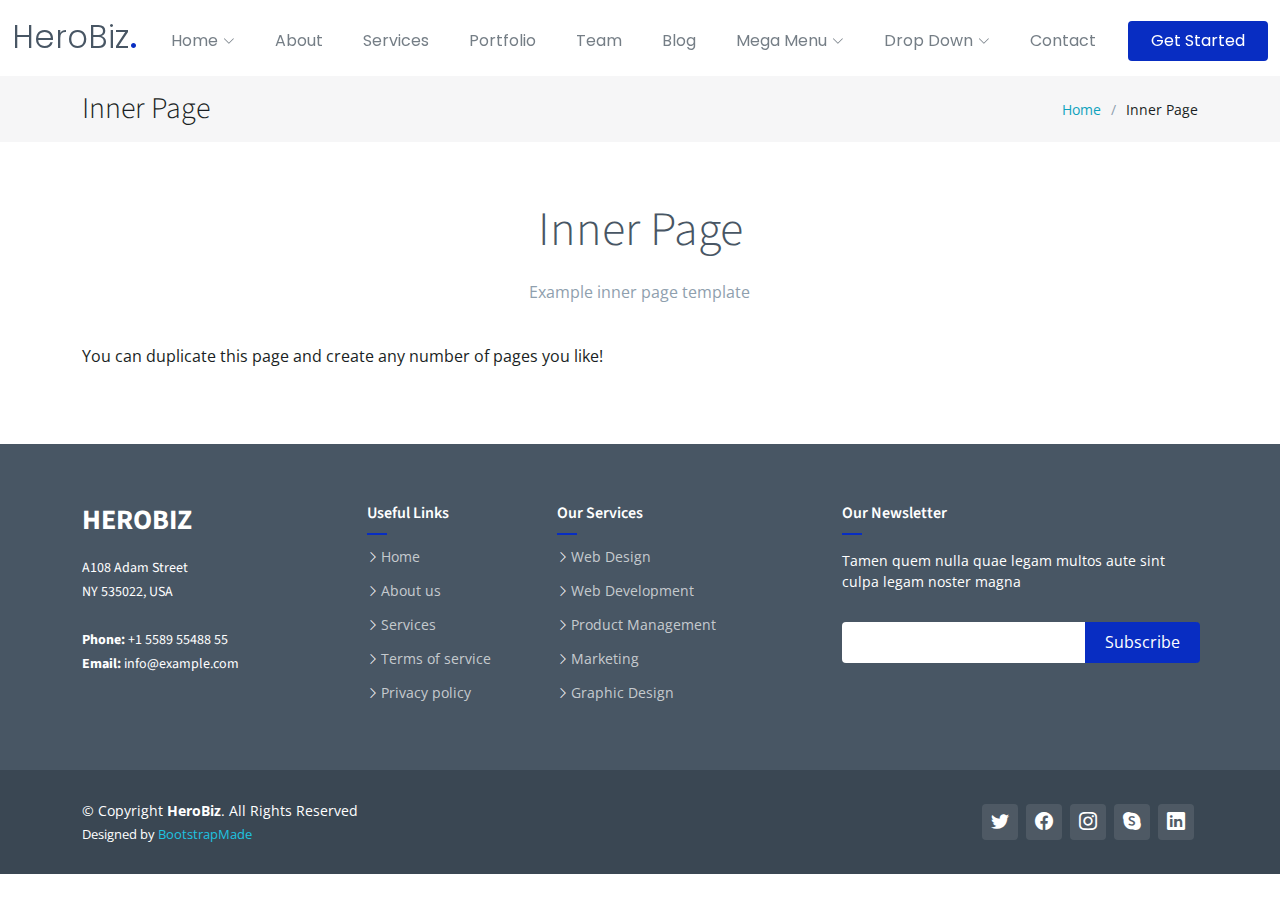
<file: inner-page.html>
<!DOCTYPE html>
<html lang="en">

<head>
  <meta charset="utf-8">
  <meta content="width=device-width, initial-scale=1.0" name="viewport">

  <title>Inner Page - HeroBiz Bootstrap Template</title>
  <meta content="" name="description">
  <meta content="" name="keywords">

  <!-- Favicons -->
  <link href="assets/img/favicon.png" rel="icon">
  <link href="assets/img/apple-touch-icon.png" rel="apple-touch-icon">

  <!-- Google Fonts -->
  <link rel="preconnect" href="https://fonts.googleapis.com">
  <link rel="preconnect" href="https://fonts.gstatic.com" crossorigin>
  <link href="https://fonts.googleapis.com/css2?family=Open+Sans:ital,wght@0,300;0,400;0,500;0,600;0,700;1,300;1,400;1,500;1,600;1,700&family=Poppins:ital,wght@0,300;0,400;0,500;0,600;0,700;1,300;1,400;1,500;1,600;1,700&family=Source+Sans+Pro:ital,wght@0,300;0,400;0,600;0,700;1,300;1,400;1,600;1,700&display=swap" rel="stylesheet">

  <!-- Vendor CSS Files -->
  <link href="assets/vendor/bootstrap/css/bootstrap.min.css" rel="stylesheet">
  <link href="assets/vendor/bootstrap-icons/bootstrap-icons.css" rel="stylesheet">
  <link href="assets/vendor/aos/aos.css" rel="stylesheet">
  <link href="assets/vendor/glightbox/css/glightbox.min.css" rel="stylesheet">
  <link href="assets/vendor/swiper/swiper-bundle.min.css" rel="stylesheet">

  <!-- Variables CSS Files. Uncomment your preferred color scheme -->
  <link href="assets/css/variables.css" rel="stylesheet">
  <!-- <link href="assets/css/variables-blue.css" rel="stylesheet"> -->
  <!-- <link href="assets/css/variables-green.css" rel="stylesheet"> -->
  <!-- <link href="assets/css/variables-orange.css" rel="stylesheet"> -->
  <!-- <link href="assets/css/variables-purple.css" rel="stylesheet"> -->
  <!-- <link href="assets/css/variables-red.css" rel="stylesheet"> -->
  <!-- <link href="assets/css/variables-pink.css" rel="stylesheet"> -->

  <!-- Template Main CSS File -->
  <link href="assets/css/main.css" rel="stylesheet">

  <!-- =======================================================
  * Template Name: HeroBiz
  * Updated: Jan 29 2024 with Bootstrap v5.3.2
  * Template URL: https://bootstrapmade.com/herobiz-bootstrap-business-template/
  * Author: BootstrapMade.com
  * License: https://bootstrapmade.com/license/
  ======================================================== -->
</head>

<body>

  <!-- ======= Header ======= -->
  <header id="header" class="header fixed-top" data-scrollto-offset="0">
    <div class="container-fluid d-flex align-items-center justify-content-between">

      <a href="index.html" class="logo d-flex align-items-center scrollto me-auto me-lg-0">
        <!-- Uncomment the line below if you also wish to use an image logo -->
        <!-- <img src="assets/img/logo.png" alt=""> -->
        <h1>HeroBiz<span>.</span></h1>
      </a>

      <nav id="navbar" class="navbar">
        <ul>

          <li class="dropdown"><a href="#"><span>Home</span> <i class="bi bi-chevron-down dropdown-indicator"></i></a>
            <ul>
              <li><a href="index.html">Home 1 - index.html</a></li>
              <li><a href="index-2.html">Home 2 - index-2.html</a></li>
              <li><a href="index-3.html">Home 3 - index-3.html</a></li>
              <li><a href="index-4.html">Home 4 - index-4.html</a></li>
            </ul>
          </li>

          <li><a class="nav-link scrollto" href="index.html#about">About</a></li>
          <li><a class="nav-link scrollto" href="index.html#services">Services</a></li>
          <li><a class="nav-link scrollto" href="index.html#portfolio">Portfolio</a></li>
          <li><a class="nav-link scrollto" href="index.html#team">Team</a></li>
          <li><a href="blog.html">Blog</a></li>
          <li class="dropdown megamenu"><a href="#"><span>Mega Menu</span> <i class="bi bi-chevron-down dropdown-indicator"></i></a>
            <ul>
              <li>
                <a href="#">Column 1 link 1</a>
                <a href="#">Column 1 link 2</a>
                <a href="#">Column 1 link 3</a>
              </li>
              <li>
                <a href="#">Column 2 link 1</a>
                <a href="#">Column 2 link 2</a>
                <a href="#">Column 3 link 3</a>
              </li>
              <li>
                <a href="#">Column 3 link 1</a>
                <a href="#">Column 3 link 2</a>
                <a href="#">Column 3 link 3</a>
              </li>
              <li>
                <a href="#">Column 4 link 1</a>
                <a href="#">Column 4 link 2</a>
                <a href="#">Column 4 link 3</a>
              </li>
            </ul>
          </li>
          <li class="dropdown"><a href="#"><span>Drop Down</span> <i class="bi bi-chevron-down dropdown-indicator"></i></a>
            <ul>
              <li><a href="#">Drop Down 1</a></li>
              <li class="dropdown"><a href="#"><span>Deep Drop Down</span> <i class="bi bi-chevron-down dropdown-indicator"></i></a>
                <ul>
                  <li><a href="#">Deep Drop Down 1</a></li>
                  <li><a href="#">Deep Drop Down 2</a></li>
                  <li><a href="#">Deep Drop Down 3</a></li>
                  <li><a href="#">Deep Drop Down 4</a></li>
                  <li><a href="#">Deep Drop Down 5</a></li>
                </ul>
              </li>
              <li><a href="#">Drop Down 2</a></li>
              <li><a href="#">Drop Down 3</a></li>
              <li><a href="#">Drop Down 4</a></li>
            </ul>
          </li>
          <li><a class="nav-link scrollto" href="index.html#contact">Contact</a></li>
        </ul>
        <i class="bi bi-list mobile-nav-toggle d-none"></i>
      </nav><!-- .navbar -->

      <a class="btn-getstarted scrollto" href="index.html#about">Get Started</a>

    </div>
  </header><!-- End Header -->

  <main id="main">

    <!-- ======= Breadcrumbs ======= -->
    <div class="breadcrumbs">
      <div class="container">

        <div class="d-flex justify-content-between align-items-center">
          <h2>Inner Page</h2>
          <ol>
            <li><a href="index.html">Home</a></li>
            <li>Inner Page</li>
          </ol>
        </div>

      </div>
    </div><!-- End Breadcrumbs -->

    <!-- ======= Blog Section ======= -->
    <section class="inner-page">
      <div class="container" data-aos="fade-up">

        <div class="section-header">
          <h2>Inner Page</h2>
          <p>Example inner page template</p>
        </div>

        <p>
          You can duplicate this page and create any number of pages you like!
        </p>

      </div>
    </section><!-- End Inner Page -->

  </main><!-- End #main -->

  <!-- ======= Footer ======= -->
  <footer id="footer" class="footer">

    <div class="footer-content">
      <div class="container">
        <div class="row">

          <div class="col-lg-3 col-md-6">
            <div class="footer-info">
              <h3>HeroBiz</h3>
              <p>
                A108 Adam Street <br>
                NY 535022, USA<br><br>
                <strong>Phone:</strong> +1 5589 55488 55<br>
                <strong>Email:</strong> info@example.com<br>
              </p>
            </div>
          </div>

          <div class="col-lg-2 col-md-6 footer-links">
            <h4>Useful Links</h4>
            <ul>
              <li><i class="bi bi-chevron-right"></i> <a href="#">Home</a></li>
              <li><i class="bi bi-chevron-right"></i> <a href="#">About us</a></li>
              <li><i class="bi bi-chevron-right"></i> <a href="#">Services</a></li>
              <li><i class="bi bi-chevron-right"></i> <a href="#">Terms of service</a></li>
              <li><i class="bi bi-chevron-right"></i> <a href="#">Privacy policy</a></li>
            </ul>
          </div>

          <div class="col-lg-3 col-md-6 footer-links">
            <h4>Our Services</h4>
            <ul>
              <li><i class="bi bi-chevron-right"></i> <a href="#">Web Design</a></li>
              <li><i class="bi bi-chevron-right"></i> <a href="#">Web Development</a></li>
              <li><i class="bi bi-chevron-right"></i> <a href="#">Product Management</a></li>
              <li><i class="bi bi-chevron-right"></i> <a href="#">Marketing</a></li>
              <li><i class="bi bi-chevron-right"></i> <a href="#">Graphic Design</a></li>
            </ul>
          </div>

          <div class="col-lg-4 col-md-6 footer-newsletter">
            <h4>Our Newsletter</h4>
            <p>Tamen quem nulla quae legam multos aute sint culpa legam noster magna</p>
            <form action="" method="post">
              <input type="email" name="email"><input type="submit" value="Subscribe">
            </form>

          </div>

        </div>
      </div>
    </div>

    <div class="footer-legal text-center">
      <div class="container d-flex flex-column flex-lg-row justify-content-center justify-content-lg-between align-items-center">

        <div class="d-flex flex-column align-items-center align-items-lg-start">
          <div class="copyright">
            &copy; Copyright <strong><span>HeroBiz</span></strong>. All Rights Reserved
          </div>
          <div class="credits">
            <!-- All the links in the footer should remain intact. -->
            <!-- You can delete the links only if you purchased the pro version. -->
            <!-- Licensing information: https://bootstrapmade.com/license/ -->
            <!-- Purchase the pro version with working PHP/AJAX contact form: https://bootstrapmade.com/herobiz-bootstrap-business-template/ -->
            Designed by <a href="https://bootstrapmade.com/">BootstrapMade</a>
          </div>
        </div>

        <div class="social-links order-first order-lg-last mb-3 mb-lg-0">
          <a href="#" class="twitter"><i class="bi bi-twitter"></i></a>
          <a href="#" class="facebook"><i class="bi bi-facebook"></i></a>
          <a href="#" class="instagram"><i class="bi bi-instagram"></i></a>
          <a href="#" class="google-plus"><i class="bi bi-skype"></i></a>
          <a href="#" class="linkedin"><i class="bi bi-linkedin"></i></a>
        </div>

      </div>
    </div>

  </footer><!-- End Footer -->

  <a href="#" class="scroll-top d-flex align-items-center justify-content-center"><i class="bi bi-arrow-up-short"></i></a>

  <div id="preloader"></div>

  <!-- Vendor JS Files -->
  <script src="assets/vendor/bootstrap/js/bootstrap.bundle.min.js"></script>
  <script src="assets/vendor/aos/aos.js"></script>
  <script src="assets/vendor/glightbox/js/glightbox.min.js"></script>
  <script src="assets/vendor/isotope-layout/isotope.pkgd.min.js"></script>
  <script src="assets/vendor/swiper/swiper-bundle.min.js"></script>
  <script src="assets/vendor/php-email-form/validate.js"></script>

  <!-- Template Main JS File -->
  <script src="assets/js/main.js"></script>

</body>

</html>
</file>
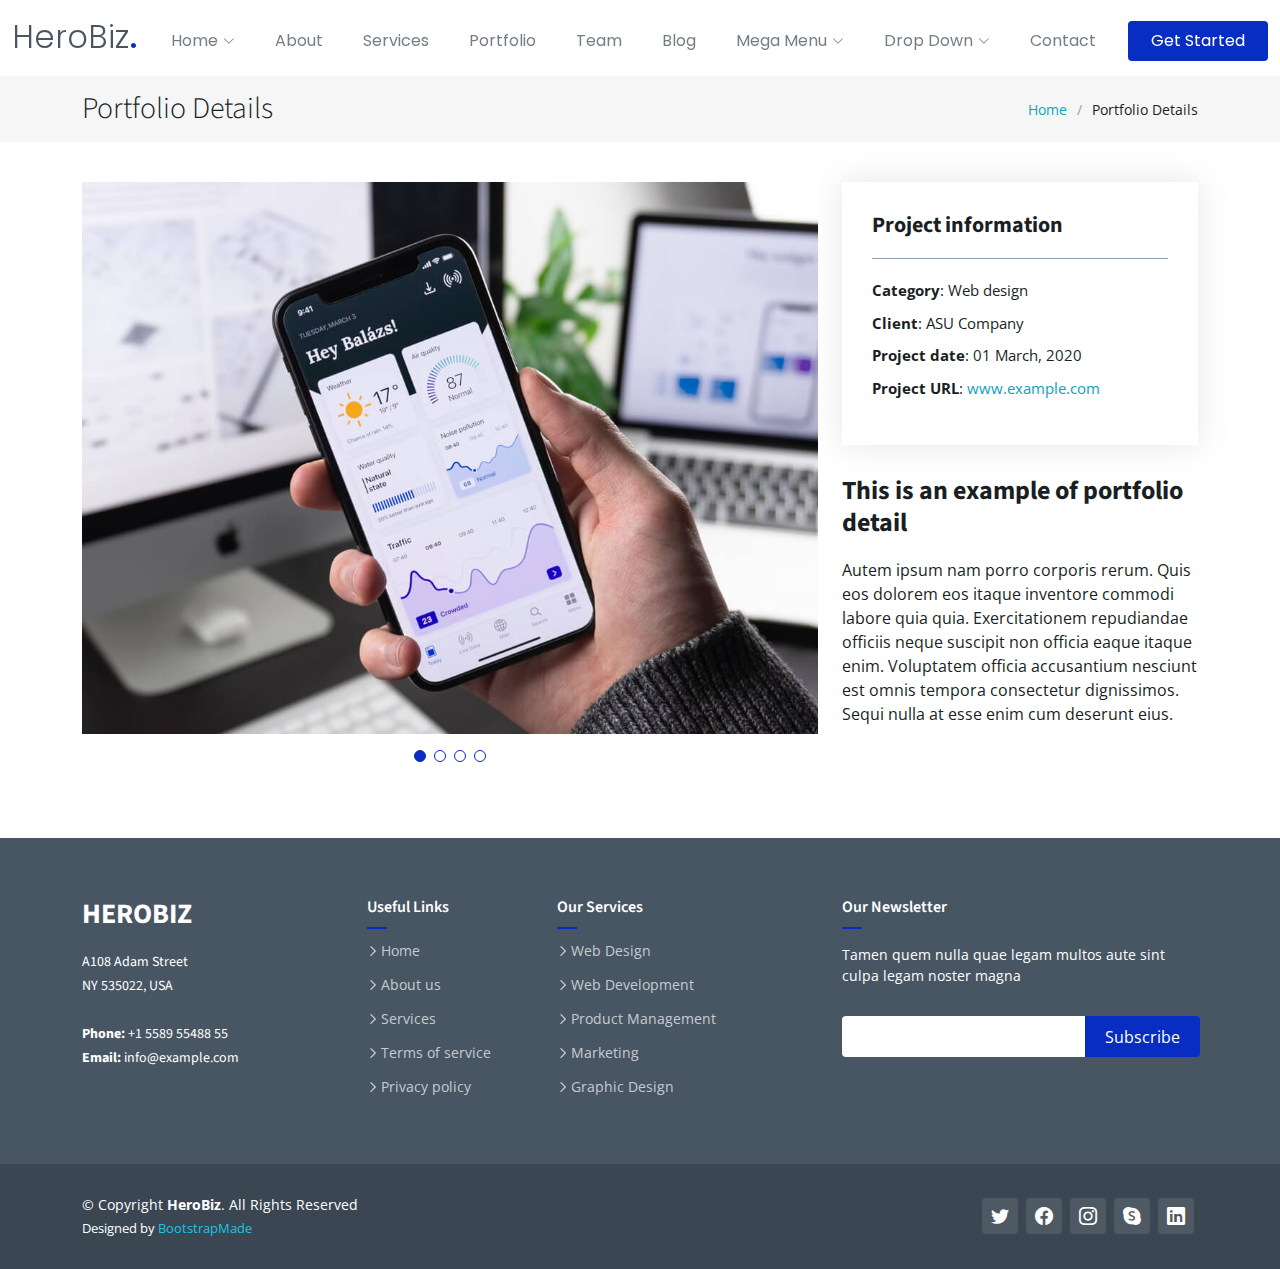
<file: portfolio-details.html>
<!DOCTYPE html>
<html lang="en">

<head>
  <meta charset="utf-8">
  <meta content="width=device-width, initial-scale=1.0" name="viewport">

  <title>Portfolio Details - HeroBiz Bootstrap Template</title>
  <meta content="" name="description">
  <meta content="" name="keywords">

  <!-- Favicons -->
  <link href="assets/img/favicon.png" rel="icon">
  <link href="assets/img/apple-touch-icon.png" rel="apple-touch-icon">

  <!-- Google Fonts -->
  <link rel="preconnect" href="https://fonts.googleapis.com">
  <link rel="preconnect" href="https://fonts.gstatic.com" crossorigin>
  <link href="https://fonts.googleapis.com/css2?family=Open+Sans:ital,wght@0,300;0,400;0,500;0,600;0,700;1,300;1,400;1,500;1,600;1,700&family=Poppins:ital,wght@0,300;0,400;0,500;0,600;0,700;1,300;1,400;1,500;1,600;1,700&family=Source+Sans+Pro:ital,wght@0,300;0,400;0,600;0,700;1,300;1,400;1,600;1,700&display=swap" rel="stylesheet">

  <!-- Vendor CSS Files -->
  <link href="assets/vendor/bootstrap/css/bootstrap.min.css" rel="stylesheet">
  <link href="assets/vendor/bootstrap-icons/bootstrap-icons.css" rel="stylesheet">
  <link href="assets/vendor/aos/aos.css" rel="stylesheet">
  <link href="assets/vendor/glightbox/css/glightbox.min.css" rel="stylesheet">
  <link href="assets/vendor/swiper/swiper-bundle.min.css" rel="stylesheet">

  <!-- Variables CSS Files. Uncomment your preferred color scheme -->
  <link href="assets/css/variables.css" rel="stylesheet">
  <!-- <link href="assets/css/variables-blue.css" rel="stylesheet"> -->
  <!-- <link href="assets/css/variables-green.css" rel="stylesheet"> -->
  <!-- <link href="assets/css/variables-orange.css" rel="stylesheet"> -->
  <!-- <link href="assets/css/variables-purple.css" rel="stylesheet"> -->
  <!-- <link href="assets/css/variables-red.css" rel="stylesheet"> -->
  <!-- <link href="assets/css/variables-pink.css" rel="stylesheet"> -->

  <!-- Template Main CSS File -->
  <link href="assets/css/main.css" rel="stylesheet">

  <!-- =======================================================
  * Template Name: HeroBiz
  * Updated: Jan 29 2024 with Bootstrap v5.3.2
  * Template URL: https://bootstrapmade.com/herobiz-bootstrap-business-template/
  * Author: BootstrapMade.com
  * License: https://bootstrapmade.com/license/
  ======================================================== -->
</head>

<body>

  <!-- ======= Header ======= -->
  <header id="header" class="header fixed-top" data-scrollto-offset="0">
    <div class="container-fluid d-flex align-items-center justify-content-between">

      <a href="index.html" class="logo d-flex align-items-center scrollto me-auto me-lg-0">
        <!-- Uncomment the line below if you also wish to use an image logo -->
        <!-- <img src="assets/img/logo.png" alt=""> -->
        <h1>HeroBiz<span>.</span></h1>
      </a>

      <nav id="navbar" class="navbar">
        <ul>

          <li class="dropdown"><a href="#"><span>Home</span> <i class="bi bi-chevron-down dropdown-indicator"></i></a>
            <ul>
              <li><a href="index.html">Home 1 - index.html</a></li>
              <li><a href="index-2.html">Home 2 - index-2.html</a></li>
              <li><a href="index-3.html">Home 3 - index-3.html</a></li>
              <li><a href="index-4.html">Home 4 - index-4.html</a></li>
            </ul>
          </li>

          <li><a class="nav-link scrollto" href="index.html#about">About</a></li>
          <li><a class="nav-link scrollto" href="index.html#services">Services</a></li>
          <li><a class="nav-link scrollto" href="index.html#portfolio">Portfolio</a></li>
          <li><a class="nav-link scrollto" href="index.html#team">Team</a></li>
          <li><a href="blog.html">Blog</a></li>
          <li class="dropdown megamenu"><a href="#"><span>Mega Menu</span> <i class="bi bi-chevron-down dropdown-indicator"></i></a>
            <ul>
              <li>
                <a href="#">Column 1 link 1</a>
                <a href="#">Column 1 link 2</a>
                <a href="#">Column 1 link 3</a>
              </li>
              <li>
                <a href="#">Column 2 link 1</a>
                <a href="#">Column 2 link 2</a>
                <a href="#">Column 3 link 3</a>
              </li>
              <li>
                <a href="#">Column 3 link 1</a>
                <a href="#">Column 3 link 2</a>
                <a href="#">Column 3 link 3</a>
              </li>
              <li>
                <a href="#">Column 4 link 1</a>
                <a href="#">Column 4 link 2</a>
                <a href="#">Column 4 link 3</a>
              </li>
            </ul>
          </li>
          <li class="dropdown"><a href="#"><span>Drop Down</span> <i class="bi bi-chevron-down dropdown-indicator"></i></a>
            <ul>
              <li><a href="#">Drop Down 1</a></li>
              <li class="dropdown"><a href="#"><span>Deep Drop Down</span> <i class="bi bi-chevron-down dropdown-indicator"></i></a>
                <ul>
                  <li><a href="#">Deep Drop Down 1</a></li>
                  <li><a href="#">Deep Drop Down 2</a></li>
                  <li><a href="#">Deep Drop Down 3</a></li>
                  <li><a href="#">Deep Drop Down 4</a></li>
                  <li><a href="#">Deep Drop Down 5</a></li>
                </ul>
              </li>
              <li><a href="#">Drop Down 2</a></li>
              <li><a href="#">Drop Down 3</a></li>
              <li><a href="#">Drop Down 4</a></li>
            </ul>
          </li>
          <li><a class="nav-link scrollto" href="index.html#contact">Contact</a></li>
        </ul>
        <i class="bi bi-list mobile-nav-toggle d-none"></i>
      </nav><!-- .navbar -->

      <a class="btn-getstarted scrollto" href="index.html#about">Get Started</a>

    </div>
  </header><!-- End Header -->

  <main id="main">

    <!-- ======= Breadcrumbs ======= -->
    <div class="breadcrumbs">
      <div class="container">

        <div class="d-flex justify-content-between align-items-center">
          <h2>Portfolio Details</h2>
          <ol>
            <li><a href="index.html">Home</a></li>
            <li>Portfolio Details</li>
          </ol>
        </div>

      </div>
    </div><!-- End Breadcrumbs -->

    <!-- ======= Portfolio Details Section ======= -->
    <section id="portfolio-details" class="portfolio-details">
      <div class="container" data-aos="fade-up">

        <div class="row gy-4">

          <div class="col-lg-8">
            <div class="portfolio-details-slider swiper">
              <div class="swiper-wrapper align-items-center">

                <div class="swiper-slide">
                  <img src="assets/img/portfolio/app-1.jpg" alt="">
                </div>

                <div class="swiper-slide">
                  <img src="assets/img/portfolio/product-1.jpg" alt="">
                </div>

                <div class="swiper-slide">
                  <img src="assets/img/portfolio/branding-1.jpg" alt="">
                </div>

                <div class="swiper-slide">
                  <img src="assets/img/portfolio/books-1.jpg" alt="">
                </div>

              </div>
              <div class="swiper-pagination"></div>
            </div>
          </div>

          <div class="col-lg-4">
            <div class="portfolio-info">
              <h3>Project information</h3>
              <ul>
                <li><strong>Category</strong>: Web design</li>
                <li><strong>Client</strong>: ASU Company</li>
                <li><strong>Project date</strong>: 01 March, 2020</li>
                <li><strong>Project URL</strong>: <a href="#">www.example.com</a></li>
              </ul>
            </div>
            <div class="portfolio-description">
              <h2>This is an example of portfolio detail</h2>
              <p>
                Autem ipsum nam porro corporis rerum. Quis eos dolorem eos itaque inventore commodi labore quia quia. Exercitationem repudiandae officiis neque suscipit non officia eaque itaque enim. Voluptatem officia accusantium nesciunt est omnis tempora consectetur dignissimos. Sequi nulla at esse enim cum deserunt eius.
              </p>
            </div>
          </div>

        </div>

      </div>
    </section><!-- End Portfolio Details Section -->

  </main><!-- End #main -->

  <!-- ======= Footer ======= -->
  <footer id="footer" class="footer">

    <div class="footer-content">
      <div class="container">
        <div class="row">

          <div class="col-lg-3 col-md-6">
            <div class="footer-info">
              <h3>HeroBiz</h3>
              <p>
                A108 Adam Street <br>
                NY 535022, USA<br><br>
                <strong>Phone:</strong> +1 5589 55488 55<br>
                <strong>Email:</strong> info@example.com<br>
              </p>
            </div>
          </div>

          <div class="col-lg-2 col-md-6 footer-links">
            <h4>Useful Links</h4>
            <ul>
              <li><i class="bi bi-chevron-right"></i> <a href="#">Home</a></li>
              <li><i class="bi bi-chevron-right"></i> <a href="#">About us</a></li>
              <li><i class="bi bi-chevron-right"></i> <a href="#">Services</a></li>
              <li><i class="bi bi-chevron-right"></i> <a href="#">Terms of service</a></li>
              <li><i class="bi bi-chevron-right"></i> <a href="#">Privacy policy</a></li>
            </ul>
          </div>

          <div class="col-lg-3 col-md-6 footer-links">
            <h4>Our Services</h4>
            <ul>
              <li><i class="bi bi-chevron-right"></i> <a href="#">Web Design</a></li>
              <li><i class="bi bi-chevron-right"></i> <a href="#">Web Development</a></li>
              <li><i class="bi bi-chevron-right"></i> <a href="#">Product Management</a></li>
              <li><i class="bi bi-chevron-right"></i> <a href="#">Marketing</a></li>
              <li><i class="bi bi-chevron-right"></i> <a href="#">Graphic Design</a></li>
            </ul>
          </div>

          <div class="col-lg-4 col-md-6 footer-newsletter">
            <h4>Our Newsletter</h4>
            <p>Tamen quem nulla quae legam multos aute sint culpa legam noster magna</p>
            <form action="" method="post">
              <input type="email" name="email"><input type="submit" value="Subscribe">
            </form>

          </div>

        </div>
      </div>
    </div>

    <div class="footer-legal text-center">
      <div class="container d-flex flex-column flex-lg-row justify-content-center justify-content-lg-between align-items-center">

        <div class="d-flex flex-column align-items-center align-items-lg-start">
          <div class="copyright">
            &copy; Copyright <strong><span>HeroBiz</span></strong>. All Rights Reserved
          </div>
          <div class="credits">
            <!-- All the links in the footer should remain intact. -->
            <!-- You can delete the links only if you purchased the pro version. -->
            <!-- Licensing information: https://bootstrapmade.com/license/ -->
            <!-- Purchase the pro version with working PHP/AJAX contact form: https://bootstrapmade.com/herobiz-bootstrap-business-template/ -->
            Designed by <a href="https://bootstrapmade.com/">BootstrapMade</a>
          </div>
        </div>

        <div class="social-links order-first order-lg-last mb-3 mb-lg-0">
          <a href="#" class="twitter"><i class="bi bi-twitter"></i></a>
          <a href="#" class="facebook"><i class="bi bi-facebook"></i></a>
          <a href="#" class="instagram"><i class="bi bi-instagram"></i></a>
          <a href="#" class="google-plus"><i class="bi bi-skype"></i></a>
          <a href="#" class="linkedin"><i class="bi bi-linkedin"></i></a>
        </div>

      </div>
    </div>

  </footer><!-- End Footer -->

  <a href="#" class="scroll-top d-flex align-items-center justify-content-center"><i class="bi bi-arrow-up-short"></i></a>

  <div id="preloader"></div>

  <!-- Vendor JS Files -->
  <script src="assets/vendor/bootstrap/js/bootstrap.bundle.min.js"></script>
  <script src="assets/vendor/aos/aos.js"></script>
  <script src="assets/vendor/glightbox/js/glightbox.min.js"></script>
  <script src="assets/vendor/isotope-layout/isotope.pkgd.min.js"></script>
  <script src="assets/vendor/swiper/swiper-bundle.min.js"></script>
  <script src="assets/vendor/php-email-form/validate.js"></script>

  <!-- Template Main JS File -->
  <script src="assets/js/main.js"></script>

</body>

</html>
</file>
<file: assets/css/variables.css>
/**
* Template Name: HeroBiz
* File: variables.css
* Description: Easily customize colors, typography, and other repetitive properties used in the template main stylesheet file main.css
* 
* Template URL: https://bootstrapmade.com/herobiz-bootstrap-business-template/
* Author: BootstrapMade.com
* License: https://bootstrapmade.com/license/
* 
* Contents:
* 1. HeroBiz template variables 
* 2. Override default Bootstrap variables
* 3. Set color and background class names
*
* Learn more about CSS variables at https://developer.mozilla.org/en-US/docs/Web/CSS/Using_CSS_custom_properties
*/

/*--------------------------------------------------------------
# 1. HeroBiz template variables 
--------------------------------------------------------------*/
:root {

  /* Fonts */
  --font-default: 'Open Sans', system-ui, -apple-system, "Segoe UI", Roboto, "Helvetica Neue", Arial, "Noto Sans", "Liberation Sans", sans-serif, "Apple Color Emoji", "Segoe UI Emoji", "Segoe UI Symbol", "Noto Color Emoji";
  --font-primary: 'Source Sans Pro', sans-serif;
  --font-secondary: 'Poppins', sans-serif;

  /* Colors */
  /* The *-rgb color names are simply the RGB converted value of the corresponding color for use in the rgba() function */

  /* Default text color */
  --color-default: #1a1f24;
  --color-default-rgb: 26, 31, 36;

  /* Defult links color */
  --color-links: #0ea2bd;
  --color-links-hover: #1ec3e0;

  /* Primay colors */
  --color-primary: #082dc2;
  --color-primary-light: #1ec3e0;
  --color-primary-dark: #0189a1;

  --color-primary-rgb: 14, 162, 189;
  --color-primary-light-rgb: 30, 195, 224;
  --color-primary-dark-rgb: 1, 137, 161;

  /* Secondary colors */
  --color-secondary: #485664;
  --color-secondary-light: #8f9fae;
  --color-secondary-dark: #3a4753;

  --color-secondary-rgb: 72, 86, 100;
  --color-secondary-light-rgb: 143, 159, 174;
  --color-secondary-dark-rgb: 58, 71, 83;

  /* General colors */
  --color-blue: #0d6efd;
  --color-blue-rgb: 13, 110, 253;

  --color-indigo: #6610f2;
  --color-indigo-rgb: 102, 16, 242;

  --color-purple: #6f42c1;
  --color-purple-rgb: 111, 66, 193;

  --color-pink: #f3268c;
  --color-pink-rgb: 243, 38, 140;

  --color-red: #df1529;
  --color-red-rgb: 223, 21, 4;

  --color-orange: #fd7e14;
  --color-orange-rgb: 253, 126, 20;

  --color-yellow: #ffc107;
  --color-yellow-rgb: 255, 193, 7;

  --color-green: #059652;
  --color-green-rgb: 5, 150, 82;

  --color-teal: #20c997;
  --color-teal-rgb: 32, 201, 151;

  --color-cyan: #0dcaf0;
  --color-cyan-rgb: 13, 202, 240;

  --color-white: #ffffff;
  --color-white-rgb: 255, 255, 255;

  --color-gray: #6c757d;
  --color-gray-rgb: 108, 117, 125;

  --color-black: #000000;
  --color-black-rgb: 0, 0, 0;
  
}

/*--------------------------------------------------------------
# 2. Override default Bootstrap variables
--------------------------------------------------------------*/
:root {

  --bs-blue: var(--color-blue);
  --bs-indigo: var(--color-indigo);
  --bs-purple: var(--color-purple);
  --bs-pink: var(--color-pink);
  --bs-red: var(--color-red);
  --bs-orange: var(--color-orange);
  --bs-yellow: var(--color-yellow);
  --bs-green: var(--color-green);
  --bs-teal: var(--color-teal);
  --bs-cyan: var(--color-cyan);
  --bs-white: var(--color-white);
  --bs-gray: var(--color-gray);
  --bs-gray-dark: #343a40;
  --bs-gray-100: #f8f9fa;
  --bs-gray-200: #e9ecef;
  --bs-gray-300: #dee2e6;
  --bs-gray-400: #ced4da;
  --bs-gray-500: #adb5bd;
  --bs-gray-600: #6c757d;
  --bs-gray-700: #495057;
  --bs-gray-800: #343a40;
  --bs-gray-900: #212529;
  --bs-primary: var(--color-blue);
  --bs-secondary: var(--color-blue);
  --bs-success: #198754;
  --bs-info: #0dcaf0;
  --bs-warning: #ffc107;
  --bs-danger: #dc3545;
  --bs-light: #f8f9fa;
  --bs-dark: #212529;
  --bs-primary-rgb: var(--color-primary-rgb);
  --bs-secondary-rgb: var(--color-secondary-rgb);
  --bs-success-rgb: 25, 135, 84;
  --bs-info-rgb: 13, 202, 240;
  --bs-warning-rgb: 255, 193, 7;
  --bs-danger-rgb: 220, 53, 69;
  --bs-light-rgb: 248, 249, 250;
  --bs-dark-rgb: 33, 37, 41;
  --bs-white-rgb: var(--color-white-rgb);
  --bs-black-rgb: var(--color-black-rgb);
  --bs-body-color-rgb: var(--color-default-rgb);
  --bs-body-bg-rgb: 255, 255, 255;
  --bs-font-sans-serif: var(--font-default);
  --bs-font-monospace: SFMono-Regular, Menlo, Monaco, Consolas, "Liberation Mono", "Courier New", monospace;
  --bs-gradient: linear-gradient(180deg, rgba(255, 255, 255, 0.15), rgba(255, 255, 255, 0));
  --bs-body-font-family: var(--font-default);
  --bs-body-font-size: 1rem;
  --bs-body-font-weight: 400;
  --bs-body-line-height: 1.5;
  --bs-body-color: var(--color-default);
  --bs-body-bg: #fff;

}

/*--------------------------------------------------------------
# 3. Set color and background class names
--------------------------------------------------------------*/
/* Fonts */
.font-default { font-family: var(--font-default) !important; }
.font-primary { font-family: var(--font-primary) !important;}
.font-secondary { font-family: var(--font-secondary) !important; }

/* Text Colors */
.color-default { color: var(--color-default) !important; }
.color-links { color: var(--color-links) !important; }
.color-links:hover { color: var(--color-links-hover) !important; }
.color-primary { color: var(--color-primary) !important; }
.color-primary-light { color: var(--color-primary-light) !important; }
.color-primary-dark { color: var(--color-primary-dark) !important; }
.color-secondary { color: var(--color-secondary) !important; }
.color-secondary-light { color: var(--color-secondary-light) !important; }
.color-secondary-dark { color: var(--color-secondary-dark) !important; }
.color-blue { color: var(--color-blue) !important; }
.color-indigo { color: var(--color-indigo) !important; }
.color-purple { color: var(--color-purple) !important; }
.color-pink { color: var(--color-pink) !important; }
.color-red { color: var(--color-red) !important; }
.color-orange { color: var(--color-orange) !important; }
.color-yellow { color: var(--color-yellow) !important; }
.color-green { color: var(--color-green) !important; }
.color-teal { color: var(--color-teal) !important; }
.color-cyan { color: var(--color-cyan) !important; }
.color-white { color: var(--color-white) !important; }
.color-gray { color: var(--color-gray) !important; }
.color-black { color: var(--color-black) !important; }

/* Background Colors */
.bg-default { background-color: var(--color-default) !important; }
.bg-primary { background-color: var(--color-primary) !important; }
.bg-primary-light { background-color: var(--color-primary-light) !important; }
.bg-primary-dark { background-color: var(--color-primary-dark) !important; }
.bg-secondary { background-color: var(--color-secondary) !important; }
.bg-secondary-light { background-color: var(--color-secondary-light) !important; }
.bg-secondary-dark { background-color: var(--color-secondary-dark) !important; }
.bg-blue { background-color: var(--color-blue) !important; }
.bg-indigo { background-color: var(--color-indigo) !important; }
.bg-purple { background-color: var(--color-purple) !important; }
.bg-pink { background-color: var(--color-pink) !important; }
.bg-red { background-color: var(--color-red) !important; }
.bg-orange { background-color: var(--color-orange) !important; }
.bg-yellow { background-color: var(--color-yellow) !important; }
.bg-green { background-color: var(--color-green) !important; }
.bg-teal { background-color: var(--color-teal) !important; }
.bg-cyan { background-color: var(--color-cyan) !important; }
.bg-white { background-color: var(--color-white) !important; }
.bg-gray { background-color: var(--color-gray) !important; }
.bg-black { background-color: var(--color-black) !important; }
</file>
<file: assets/css/variables-blue.css>
/**
* Template Name: HeroBiz
* File: variables-blue.css
* Description: Easily customize colors, typography, and other repetitive properties used in the template main stylesheet file main.css
* 
* Template URL: https://bootstrapmade.com/herobiz-bootstrap-business-template/
* Author: BootstrapMade.com
* License: https://bootstrapmade.com/license/
* 
* Contents:
* 1. HeroBiz template variables 
* 2. Override default Bootstrap variables
* 3. Set color and background class names
*
* Learn more about CSS variables at https://developer.mozilla.org/en-US/docs/Web/CSS/Using_CSS_custom_properties
*/

/*--------------------------------------------------------------
# 1. HeroBiz template variables 
--------------------------------------------------------------*/
:root {

  /* Fonts */
  --font-default: 'Open Sans', system-ui, -apple-system, "Segoe UI", Roboto, "Helvetica Neue", Arial, "Noto Sans", "Liberation Sans", sans-serif, "Apple Color Emoji", "Segoe UI Emoji", "Segoe UI Symbol", "Noto Color Emoji";
  --font-primary: 'Source Sans Pro', sans-serif;
  --font-secondary: 'Poppins', sans-serif;

  /* Colors */
  /* The *-rgb color names are simply the RGB converted value of the corresponding color for use in the rgba() function */

  /* Default text color */
  --color-default: #1a1f24;
  --color-default-rgb: 26, 31, 36;

  /* Defult links color */
  --color-links: #3279fc;
  --color-links-hover: #4797ff;

  /* Primay colors */
  --color-primary: #082dc2;
  --color-primary-light: #4797ff;
  --color-primary-dark: #1c61e2;

  --color-primary-rgb: 50, 121, 252;
  --color-primary-light-rgb: 71, 151, 255;
  --color-primary-dark-rgb: 28, 97, 226;

  /* Secondary colors */
  --color-secondary: #5670a0;
  --color-secondary-light: #6e87b6;
  --color-secondary-dark: #3b5380;

  --color-secondary-rgb: 86, 112, 160;
  --color-secondary-light-rgb: 110, 135, 182;
  --color-secondary-dark-rgb: 59, 83, 128;

  /* General colors */
  --color-blue: #0d6efd;
  --color-blue-rgb: 13, 110, 253;

  --color-indigo: #6610f2;
  --color-indigo-rgb: 102, 16, 242;

  --color-purple: #6f42c1;
  --color-purple-rgb: 111, 66, 193;

  --color-pink: #f3268c;
  --color-pink-rgb: 243, 38, 140;

  --color-red: #df1529;
  --color-red-rgb: 223, 21, 4;

  --color-orange: #fd7e14;
  --color-orange-rgb: 253, 126, 20;

  --color-yellow: #ffc107;
  --color-yellow-rgb: 255, 193, 7;

  --color-green: #059652;
  --color-green-rgb: 5, 150, 82;

  --color-teal: #20c997;
  --color-teal-rgb: 32, 201, 151;

  --color-cyan: #0dcaf0;
  --color-cyan-rgb: 13, 202, 240;

  --color-white: #ffffff;
  --color-white-rgb: 255, 255, 255;

  --color-gray: #6c757d;
  --color-gray-rgb: 108, 117, 125;

  --color-black: #000000;
  --color-black-rgb: 0, 0, 0;
  
}

/*--------------------------------------------------------------
# 2. Override default Bootstrap variables
--------------------------------------------------------------*/
:root {

  --bs-blue: var(--color-blue);
  --bs-indigo: var(--color-indigo);
  --bs-purple: var(--color-purple);
  --bs-pink: var(--color-pink);
  --bs-red: var(--color-red);
  --bs-orange: var(--color-orange);
  --bs-yellow: var(--color-yellow);
  --bs-green: var(--color-green);
  --bs-teal: var(--color-teal);
  --bs-cyan: var(--color-cyan);
  --bs-white: var(--color-white);
  --bs-gray: var(--color-gray);
  --bs-gray-dark: #343a40;
  --bs-gray-100: #f8f9fa;
  --bs-gray-200: #e9ecef;
  --bs-gray-300: #dee2e6;
  --bs-gray-400: #ced4da;
  --bs-gray-500: #adb5bd;
  --bs-gray-600: #6c757d;
  --bs-gray-700: #495057;
  --bs-gray-800: #343a40;
  --bs-gray-900: #212529;
  --bs-primary: var(--color-blue);
  --bs-secondary: var(--color-blue);
  --bs-success: #198754;
  --bs-info: #0dcaf0;
  --bs-warning: #ffc107;
  --bs-danger: #dc3545;
  --bs-light: #f8f9fa;
  --bs-dark: #212529;
  --bs-primary-rgb: var(--color-primary-rgb);
  --bs-secondary-rgb: var(--color-secondary-rgb);
  --bs-success-rgb: 25, 135, 84;
  --bs-info-rgb: 13, 202, 240;
  --bs-warning-rgb: 255, 193, 7;
  --bs-danger-rgb: 220, 53, 69;
  --bs-light-rgb: 248, 249, 250;
  --bs-dark-rgb: 33, 37, 41;
  --bs-white-rgb: var(--color-white-rgb);
  --bs-black-rgb: var(--color-black-rgb);
  --bs-body-color-rgb: var(--color-default-rgb);
  --bs-body-bg-rgb: 255, 255, 255;
  --bs-font-sans-serif: var(--font-default);
  --bs-font-monospace: SFMono-Regular, Menlo, Monaco, Consolas, "Liberation Mono", "Courier New", monospace;
  --bs-gradient: linear-gradient(180deg, rgba(255, 255, 255, 0.15), rgba(255, 255, 255, 0));
  --bs-body-font-family: var(--font-default);
  --bs-body-font-size: 1rem;
  --bs-body-font-weight: 400;
  --bs-body-line-height: 1.5;
  --bs-body-color: var(--color-default);
  --bs-body-bg: #fff;

}

/*--------------------------------------------------------------
# 3. Set color and background class names
--------------------------------------------------------------*/
/* Fonts */
.font-default { font-family: var(--font-default) !important; }
.font-primary { font-family: var(--font-primary) !important;}
.font-secondary { font-family: var(--font-secondary) !important; }

/* Text Colors */
.color-default { color: var(--color-default) !important; }
.color-links { color: var(--color-links) !important; }
.color-links:hover { color: var(--color-links-hover) !important; }
.color-primary { color: var(--color-primary) !important; }
.color-primary-light { color: var(--color-primary-light) !important; }
.color-primary-dark { color: var(--color-primary-dark) !important; }
.color-secondary { color: var(--color-secondary) !important; }
.color-secondary-light { color: var(--color-secondary-light) !important; }
.color-secondary-dark { color: var(--color-secondary-dark) !important; }
.color-blue { color: var(--color-blue) !important; }
.color-indigo { color: var(--color-indigo) !important; }
.color-purple { color: var(--color-purple) !important; }
.color-pink { color: var(--color-pink) !important; }
.color-red { color: var(--color-red) !important; }
.color-orange { color: var(--color-orange) !important; }
.color-yellow { color: var(--color-yellow) !important; }
.color-green { color: var(--color-green) !important; }
.color-teal { color: var(--color-teal) !important; }
.color-cyan { color: var(--color-cyan) !important; }
.color-white { color: var(--color-white) !important; }
.color-gray { color: var(--color-gray) !important; }
.color-black { color: var(--color-black) !important; }

/* Background Colors */
.bg-default { background-color: var(--color-default) !important; }
.bg-primary { background-color: var(--color-primary) !important; }
.bg-primary-light { background-color: var(--color-primary-light) !important; }
.bg-primary-dark { background-color: var(--color-primary-dark) !important; }
.bg-secondary { background-color: var(--color-secondary) !important; }
.bg-secondary-light { background-color: var(--color-secondary-light) !important; }
.bg-secondary-dark { background-color: var(--color-secondary-dark) !important; }
.bg-blue { background-color: var(--color-blue) !important; }
.bg-indigo { background-color: var(--color-indigo) !important; }
.bg-purple { background-color: var(--color-purple) !important; }
.bg-pink { background-color: var(--color-pink) !important; }
.bg-red { background-color: var(--color-red) !important; }
.bg-orange { background-color: var(--color-orange) !important; }
.bg-yellow { background-color: var(--color-yellow) !important; }
.bg-green { background-color: var(--color-green) !important; }
.bg-teal { background-color: var(--color-teal) !important; }
.bg-cyan { background-color: var(--color-cyan) !important; }
.bg-white { background-color: var(--color-white) !important; }
.bg-gray { background-color: var(--color-gray) !important; }
.bg-black { background-color: var(--color-black) !important; }
</file>
<file: assets/css/variables-green.css>
/**
* Template Name: HeroBiz
* File: variables-green.css
* Description: Easily customize colors, typography, and other repetitive properties used in the template main stylesheet file main.css
* 
* Template URL: https://bootstrapmade.com/herobiz-bootstrap-business-template/
* Author: BootstrapMade.com
* License: https://bootstrapmade.com/license/
* 
* Contents:
* 1. HeroBiz template variables 
* 2. Override default Bootstrap variables
* 3. Set color and background class names
*
* Learn more about CSS variables at https://developer.mozilla.org/en-US/docs/Web/CSS/Using_CSS_custom_properties
*/

/*--------------------------------------------------------------
# 1. HeroBiz template variables 
--------------------------------------------------------------*/
:root {

  /* Fonts */
  --font-default: 'Open Sans', system-ui, -apple-system, "Segoe UI", Roboto, "Helvetica Neue", Arial, "Noto Sans", "Liberation Sans", sans-serif, "Apple Color Emoji", "Segoe UI Emoji", "Segoe UI Symbol", "Noto Color Emoji";
  --font-primary: 'Source Sans Pro', sans-serif;
  --font-secondary: 'Poppins', sans-serif;

  /* Colors */
  /* The *-rgb color names are simply the RGB converted value of the corresponding color for use in the rgba() function */

  /* Default text color */
  --color-default: #1a1f24;
  --color-default-rgb: 26, 31, 36;

  /* Defult links color */
  --color-links: #05c46b;
  --color-links-hover: #1de789;

  /* Primay colors */
  --color-primary: #05c46b;
  --color-primary-light: #1de789;
  --color-primary-dark: #01a156;

  --color-primary-rgb: 5, 196, 107;
  --color-primary-light-rgb: 29, 231, 137;
  --color-primary-dark-rgb: 1, 161, 86;

  /* Secondary colors */
  --color-secondary: #485664;
  --color-secondary-light: #8f9fae;
  --color-secondary-dark: #3a4753;

  --color-secondary-rgb: 72, 86, 100;
  --color-secondary-light-rgb: 143, 159, 174;
  --color-secondary-dark-rgb: 58, 71, 83;

  /* General colors */
  --color-blue: #0d6efd;
  --color-blue-rgb: 13, 110, 253;

  --color-indigo: #6610f2;
  --color-indigo-rgb: 102, 16, 242;

  --color-purple: #6f42c1;
  --color-purple-rgb: 111, 66, 193;

  --color-pink: #f3268c;
  --color-pink-rgb: 243, 38, 140;

  --color-red: #df1529;
  --color-red-rgb: 223, 21, 4;

  --color-orange: #fd7e14;
  --color-orange-rgb: 253, 126, 20;

  --color-yellow: #ffc107;
  --color-yellow-rgb: 255, 193, 7;

  --color-green: #059652;
  --color-green-rgb: 5, 150, 82;

  --color-teal: #20c997;
  --color-teal-rgb: 32, 201, 151;

  --color-cyan: #0dcaf0;
  --color-cyan-rgb: 13, 202, 240;

  --color-white: #ffffff;
  --color-white-rgb: 255, 255, 255;

  --color-gray: #6c757d;
  --color-gray-rgb: 108, 117, 125;

  --color-black: #000000;
  --color-black-rgb: 0, 0, 0;
  
}

/*--------------------------------------------------------------
# 2. Override default Bootstrap variables
--------------------------------------------------------------*/
:root {

  --bs-blue: var(--color-blue);
  --bs-indigo: var(--color-indigo);
  --bs-purple: var(--color-purple);
  --bs-pink: var(--color-pink);
  --bs-red: var(--color-red);
  --bs-orange: var(--color-orange);
  --bs-yellow: var(--color-yellow);
  --bs-green: var(--color-green);
  --bs-teal: var(--color-teal);
  --bs-cyan: var(--color-cyan);
  --bs-white: var(--color-white);
  --bs-gray: var(--color-gray);
  --bs-gray-dark: #343a40;
  --bs-gray-100: #f8f9fa;
  --bs-gray-200: #e9ecef;
  --bs-gray-300: #dee2e6;
  --bs-gray-400: #ced4da;
  --bs-gray-500: #adb5bd;
  --bs-gray-600: #6c757d;
  --bs-gray-700: #495057;
  --bs-gray-800: #343a40;
  --bs-gray-900: #212529;
  --bs-primary: var(--color-blue);
  --bs-secondary: var(--color-blue);
  --bs-success: #198754;
  --bs-info: #0dcaf0;
  --bs-warning: #ffc107;
  --bs-danger: #dc3545;
  --bs-light: #f8f9fa;
  --bs-dark: #212529;
  --bs-primary-rgb: var(--color-primary-rgb);
  --bs-secondary-rgb: var(--color-secondary-rgb);
  --bs-success-rgb: 25, 135, 84;
  --bs-info-rgb: 13, 202, 240;
  --bs-warning-rgb: 255, 193, 7;
  --bs-danger-rgb: 220, 53, 69;
  --bs-light-rgb: 248, 249, 250;
  --bs-dark-rgb: 33, 37, 41;
  --bs-white-rgb: var(--color-white-rgb);
  --bs-black-rgb: var(--color-black-rgb);
  --bs-body-color-rgb: var(--color-default-rgb);
  --bs-body-bg-rgb: 255, 255, 255;
  --bs-font-sans-serif: var(--font-default);
  --bs-font-monospace: SFMono-Regular, Menlo, Monaco, Consolas, "Liberation Mono", "Courier New", monospace;
  --bs-gradient: linear-gradient(180deg, rgba(255, 255, 255, 0.15), rgba(255, 255, 255, 0));
  --bs-body-font-family: var(--font-default);
  --bs-body-font-size: 1rem;
  --bs-body-font-weight: 400;
  --bs-body-line-height: 1.5;
  --bs-body-color: var(--color-default);
  --bs-body-bg: #fff;

}

/*--------------------------------------------------------------
# 3. Set color and background class names
--------------------------------------------------------------*/
/* Fonts */
.font-default { font-family: var(--font-default) !important; }
.font-primary { font-family: var(--font-primary) !important;}
.font-secondary { font-family: var(--font-secondary) !important; }

/* Text Colors */
.color-default { color: var(--color-default) !important; }
.color-links { color: var(--color-links) !important; }
.color-links:hover { color: var(--color-links-hover) !important; }
.color-primary { color: var(--color-primary) !important; }
.color-primary-light { color: var(--color-primary-light) !important; }
.color-primary-dark { color: var(--color-primary-dark) !important; }
.color-secondary { color: var(--color-secondary) !important; }
.color-secondary-light { color: var(--color-secondary-light) !important; }
.color-secondary-dark { color: var(--color-secondary-dark) !important; }
.color-blue { color: var(--color-blue) !important; }
.color-indigo { color: var(--color-indigo) !important; }
.color-purple { color: var(--color-purple) !important; }
.color-pink { color: var(--color-pink) !important; }
.color-red { color: var(--color-red) !important; }
.color-orange { color: var(--color-orange) !important; }
.color-yellow { color: var(--color-yellow) !important; }
.color-green { color: var(--color-green) !important; }
.color-teal { color: var(--color-teal) !important; }
.color-cyan { color: var(--color-cyan) !important; }
.color-white { color: var(--color-white) !important; }
.color-gray { color: var(--color-gray) !important; }
.color-black { color: var(--color-black) !important; }

/* Background Colors */
.bg-default { background-color: var(--color-default) !important; }
.bg-primary { background-color: var(--color-primary) !important; }
.bg-primary-light { background-color: var(--color-primary-light) !important; }
.bg-primary-dark { background-color: var(--color-primary-dark) !important; }
.bg-secondary { background-color: var(--color-secondary) !important; }
.bg-secondary-light { background-color: var(--color-secondary-light) !important; }
.bg-secondary-dark { background-color: var(--color-secondary-dark) !important; }
.bg-blue { background-color: var(--color-blue) !important; }
.bg-indigo { background-color: var(--color-indigo) !important; }
.bg-purple { background-color: var(--color-purple) !important; }
.bg-pink { background-color: var(--color-pink) !important; }
.bg-red { background-color: var(--color-red) !important; }
.bg-orange { background-color: var(--color-orange) !important; }
.bg-yellow { background-color: var(--color-yellow) !important; }
.bg-green { background-color: var(--color-green) !important; }
.bg-teal { background-color: var(--color-teal) !important; }
.bg-cyan { background-color: var(--color-cyan) !important; }
.bg-white { background-color: var(--color-white) !important; }
.bg-gray { background-color: var(--color-gray) !important; }
.bg-black { background-color: var(--color-black) !important; }
</file>
<file: assets/css/variables-orange.css>
/**
* Template Name: HeroBiz
* File: variables-orange.css
* Description: Easily customize colors, typography, and other repetitive properties used in the template main stylesheet file main.css
* 
* Template URL: https://bootstrapmade.com/herobiz-bootstrap-business-template/
* Author: BootstrapMade.com
* License: https://bootstrapmade.com/license/
* 
* Contents:
* 1. HeroBiz template variables 
* 2. Override default Bootstrap variables
* 3. Set color and background class names
*
* Learn more about CSS variables at https://developer.mozilla.org/en-US/docs/Web/CSS/Using_CSS_custom_properties
*/

/*--------------------------------------------------------------
# 1. HeroBiz template variables 
--------------------------------------------------------------*/
:root {

  /* Fonts */
  --font-default: 'Open Sans', system-ui, -apple-system, "Segoe UI", Roboto, "Helvetica Neue", Arial, "Noto Sans", "Liberation Sans", sans-serif, "Apple Color Emoji", "Segoe UI Emoji", "Segoe UI Symbol", "Noto Color Emoji";
  --font-primary: 'Source Sans Pro', sans-serif;
  --font-secondary: 'Poppins', sans-serif;

  /* Colors */
  /* The *-rgb color names are simply the RGB converted value of the corresponding color for use in the rgba() function */

  /* Default text color */
  --color-default: #1a1f24;
  --color-default-rgb: 26, 31, 36;

  /* Defult links color */
  --color-links: #f97233;
  --color-links-hover: #fa9160;

  /* Primay colors */
  --color-primary: #f97233;
  --color-primary-light: #fb9b6e;
  --color-primary-dark: #e54d07;

  --color-primary-rgb: 249, 114, 51;
  --color-primary-light-rgb: 251, 155, 110;
  --color-primary-dark-rgb: 229, 77, 7;

  /* Secondary colors */
  --color-secondary: #485664;
  --color-secondary-light: #8f9fae;
  --color-secondary-dark: #3a4753;

  --color-secondary-rgb: 72, 86, 100;
  --color-secondary-light-rgb: 143, 159, 174;
  --color-secondary-dark-rgb: 58, 71, 83;

  /* General colors */
  --color-blue: #0d6efd;
  --color-blue-rgb: 13, 110, 253;

  --color-indigo: #6610f2;
  --color-indigo-rgb: 102, 16, 242;

  --color-purple: #6f42c1;
  --color-purple-rgb: 111, 66, 193;

  --color-pink: #f3268c;
  --color-pink-rgb: 243, 38, 140;

  --color-red: #df1529;
  --color-red-rgb: 223, 21, 4;

  --color-orange: #fd7e14;
  --color-orange-rgb: 253, 126, 20;

  --color-yellow: #ffc107;
  --color-yellow-rgb: 255, 193, 7;

  --color-green: #059652;
  --color-green-rgb: 5, 150, 82;

  --color-teal: #20c997;
  --color-teal-rgb: 32, 201, 151;

  --color-cyan: #0dcaf0;
  --color-cyan-rgb: 13, 202, 240;

  --color-white: #ffffff;
  --color-white-rgb: 255, 255, 255;

  --color-gray: #6c757d;
  --color-gray-rgb: 108, 117, 125;

  --color-black: #000000;
  --color-black-rgb: 0, 0, 0;
  
}

/*--------------------------------------------------------------
# 2. Override default Bootstrap variables
--------------------------------------------------------------*/
:root {

  --bs-blue: var(--color-blue);
  --bs-indigo: var(--color-indigo);
  --bs-purple: var(--color-purple);
  --bs-pink: var(--color-pink);
  --bs-red: var(--color-red);
  --bs-orange: var(--color-orange);
  --bs-yellow: var(--color-yellow);
  --bs-green: var(--color-green);
  --bs-teal: var(--color-teal);
  --bs-cyan: var(--color-cyan);
  --bs-white: var(--color-white);
  --bs-gray: var(--color-gray);
  --bs-gray-dark: #343a40;
  --bs-gray-100: #f8f9fa;
  --bs-gray-200: #e9ecef;
  --bs-gray-300: #dee2e6;
  --bs-gray-400: #ced4da;
  --bs-gray-500: #adb5bd;
  --bs-gray-600: #6c757d;
  --bs-gray-700: #495057;
  --bs-gray-800: #343a40;
  --bs-gray-900: #212529;
  --bs-primary: var(--color-blue);
  --bs-secondary: var(--color-blue);
  --bs-success: #198754;
  --bs-info: #0dcaf0;
  --bs-warning: #ffc107;
  --bs-danger: #dc3545;
  --bs-light: #f8f9fa;
  --bs-dark: #212529;
  --bs-primary-rgb: var(--color-primary-rgb);
  --bs-secondary-rgb: var(--color-secondary-rgb);
  --bs-success-rgb: 25, 135, 84;
  --bs-info-rgb: 13, 202, 240;
  --bs-warning-rgb: 255, 193, 7;
  --bs-danger-rgb: 220, 53, 69;
  --bs-light-rgb: 248, 249, 250;
  --bs-dark-rgb: 33, 37, 41;
  --bs-white-rgb: var(--color-white-rgb);
  --bs-black-rgb: var(--color-black-rgb);
  --bs-body-color-rgb: var(--color-default-rgb);
  --bs-body-bg-rgb: 255, 255, 255;
  --bs-font-sans-serif: var(--font-default);
  --bs-font-monospace: SFMono-Regular, Menlo, Monaco, Consolas, "Liberation Mono", "Courier New", monospace;
  --bs-gradient: linear-gradient(180deg, rgba(255, 255, 255, 0.15), rgba(255, 255, 255, 0));
  --bs-body-font-family: var(--font-default);
  --bs-body-font-size: 1rem;
  --bs-body-font-weight: 400;
  --bs-body-line-height: 1.5;
  --bs-body-color: var(--color-default);
  --bs-body-bg: #fff;

}

/*--------------------------------------------------------------
# 3. Set color and background class names
--------------------------------------------------------------*/
/* Fonts */
.font-default { font-family: var(--font-default) !important; }
.font-primary { font-family: var(--font-primary) !important;}
.font-secondary { font-family: var(--font-secondary) !important; }

/* Text Colors */
.color-default { color: var(--color-default) !important; }
.color-links { color: var(--color-links) !important; }
.color-links:hover { color: var(--color-links-hover) !important; }
.color-primary { color: var(--color-primary) !important; }
.color-primary-light { color: var(--color-primary-light) !important; }
.color-primary-dark { color: var(--color-primary-dark) !important; }
.color-secondary { color: var(--color-secondary) !important; }
.color-secondary-light { color: var(--color-secondary-light) !important; }
.color-secondary-dark { color: var(--color-secondary-dark) !important; }
.color-blue { color: var(--color-blue) !important; }
.color-indigo { color: var(--color-indigo) !important; }
.color-purple { color: var(--color-purple) !important; }
.color-pink { color: var(--color-pink) !important; }
.color-red { color: var(--color-red) !important; }
.color-orange { color: var(--color-orange) !important; }
.color-yellow { color: var(--color-yellow) !important; }
.color-green { color: var(--color-green) !important; }
.color-teal { color: var(--color-teal) !important; }
.color-cyan { color: var(--color-cyan) !important; }
.color-white { color: var(--color-white) !important; }
.color-gray { color: var(--color-gray) !important; }
.color-black { color: var(--color-black) !important; }

/* Background Colors */
.bg-default { background-color: var(--color-default) !important; }
.bg-primary { background-color: var(--color-primary) !important; }
.bg-primary-light { background-color: var(--color-primary-light) !important; }
.bg-primary-dark { background-color: var(--color-primary-dark) !important; }
.bg-secondary { background-color: var(--color-secondary) !important; }
.bg-secondary-light { background-color: var(--color-secondary-light) !important; }
.bg-secondary-dark { background-color: var(--color-secondary-dark) !important; }
.bg-blue { background-color: var(--color-blue) !important; }
.bg-indigo { background-color: var(--color-indigo) !important; }
.bg-purple { background-color: var(--color-purple) !important; }
.bg-pink { background-color: var(--color-pink) !important; }
.bg-red { background-color: var(--color-red) !important; }
.bg-orange { background-color: var(--color-orange) !important; }
.bg-yellow { background-color: var(--color-yellow) !important; }
.bg-green { background-color: var(--color-green) !important; }
.bg-teal { background-color: var(--color-teal) !important; }
.bg-cyan { background-color: var(--color-cyan) !important; }
.bg-white { background-color: var(--color-white) !important; }
.bg-gray { background-color: var(--color-gray) !important; }
.bg-black { background-color: var(--color-black) !important; }
</file>
<file: assets/css/variables-purple.css>
/**
* Template Name: HeroBiz
* File: variables-purple.css
* Description: Easily customize colors, typography, and other repetitive properties used in the template main stylesheet file main.css
* 
* Template URL: https://bootstrapmade.com/herobiz-bootstrap-business-template/
* Author: BootstrapMade.com
* License: https://bootstrapmade.com/license/
* 
* Contents:
* 1. HeroBiz template variables 
* 2. Override default Bootstrap variables
* 3. Set color and background class names
*
* Learn more about CSS variables at https://developer.mozilla.org/en-US/docs/Web/CSS/Using_CSS_custom_properties
*/

/*--------------------------------------------------------------
# 1. HeroBiz template variables 
--------------------------------------------------------------*/
:root {

  /* Fonts */
  --font-default: 'Open Sans', system-ui, -apple-system, "Segoe UI", Roboto, "Helvetica Neue", Arial, "Noto Sans", "Liberation Sans", sans-serif, "Apple Color Emoji", "Segoe UI Emoji", "Segoe UI Symbol", "Noto Color Emoji";
  --font-primary: 'Source Sans Pro', sans-serif;
  --font-secondary: 'Poppins', sans-serif;

  /* Colors */
  /* The *-rgb color names are simply the RGB converted value of the corresponding color for use in the rgba() function */

  /* Default text color */
  --color-default: #1a1f24;
  --color-default-rgb: 26, 31, 36;

  /* Defult links color */
  --color-links: #6261c5;
  --color-links-hover: #7d7bfd;

  /* Primay colors */
  --color-primary: #6261c5;
  --color-primary-light: #7d7bfd;
  --color-primary-dark: #4b49aa;

  --color-primary-rgb: 98, 97, 197;
  --color-primary-light-rgb: 125, 123, 253;
  --color-primary-dark-rgb: 75, 73, 170;

  /* Secondary colors */
  --color-secondary: #56556b;
  --color-secondary-light: #7c7b94;
  --color-secondary-dark: #343346;

  --color-secondary-rgb: 86, 85, 107;
  --color-secondary-light-rgb: 124, 123, 148;
  --color-secondary-dark-rgb: 52, 51, 70;

  /* General colors */
  --color-blue: #0d6efd;
  --color-blue-rgb: 13, 110, 253;

  --color-indigo: #6610f2;
  --color-indigo-rgb: 102, 16, 242;

  --color-purple: #6f42c1;
  --color-purple-rgb: 111, 66, 193;

  --color-pink: #f3268c;
  --color-pink-rgb: 243, 38, 140;

  --color-red: #df1529;
  --color-red-rgb: 223, 21, 4;

  --color-orange: #fd7e14;
  --color-orange-rgb: 253, 126, 20;

  --color-yellow: #ffc107;
  --color-yellow-rgb: 255, 193, 7;

  --color-green: #059652;
  --color-green-rgb: 5, 150, 82;

  --color-teal: #20c997;
  --color-teal-rgb: 32, 201, 151;

  --color-cyan: #0dcaf0;
  --color-cyan-rgb: 13, 202, 240;

  --color-white: #ffffff;
  --color-white-rgb: 255, 255, 255;

  --color-gray: #6c757d;
  --color-gray-rgb: 108, 117, 125;

  --color-black: #000000;
  --color-black-rgb: 0, 0, 0;
  
}

/*--------------------------------------------------------------
# 2. Override default Bootstrap variables
--------------------------------------------------------------*/
:root {

  --bs-blue: var(--color-blue);
  --bs-indigo: var(--color-indigo);
  --bs-purple: var(--color-purple);
  --bs-pink: var(--color-pink);
  --bs-red: var(--color-red);
  --bs-orange: var(--color-orange);
  --bs-yellow: var(--color-yellow);
  --bs-green: var(--color-green);
  --bs-teal: var(--color-teal);
  --bs-cyan: var(--color-cyan);
  --bs-white: var(--color-white);
  --bs-gray: var(--color-gray);
  --bs-gray-dark: #343a40;
  --bs-gray-100: #f8f9fa;
  --bs-gray-200: #e9ecef;
  --bs-gray-300: #dee2e6;
  --bs-gray-400: #ced4da;
  --bs-gray-500: #adb5bd;
  --bs-gray-600: #6c757d;
  --bs-gray-700: #495057;
  --bs-gray-800: #343a40;
  --bs-gray-900: #212529;
  --bs-primary: var(--color-blue);
  --bs-secondary: var(--color-blue);
  --bs-success: #198754;
  --bs-info: #0dcaf0;
  --bs-warning: #ffc107;
  --bs-danger: #dc3545;
  --bs-light: #f8f9fa;
  --bs-dark: #212529;
  --bs-primary-rgb: var(--color-primary-rgb);
  --bs-secondary-rgb: var(--color-secondary-rgb);
  --bs-success-rgb: 25, 135, 84;
  --bs-info-rgb: 13, 202, 240;
  --bs-warning-rgb: 255, 193, 7;
  --bs-danger-rgb: 220, 53, 69;
  --bs-light-rgb: 248, 249, 250;
  --bs-dark-rgb: 33, 37, 41;
  --bs-white-rgb: var(--color-white-rgb);
  --bs-black-rgb: var(--color-black-rgb);
  --bs-body-color-rgb: var(--color-default-rgb);
  --bs-body-bg-rgb: 255, 255, 255;
  --bs-font-sans-serif: var(--font-default);
  --bs-font-monospace: SFMono-Regular, Menlo, Monaco, Consolas, "Liberation Mono", "Courier New", monospace;
  --bs-gradient: linear-gradient(180deg, rgba(255, 255, 255, 0.15), rgba(255, 255, 255, 0));
  --bs-body-font-family: var(--font-default);
  --bs-body-font-size: 1rem;
  --bs-body-font-weight: 400;
  --bs-body-line-height: 1.5;
  --bs-body-color: var(--color-default);
  --bs-body-bg: #fff;

}

/*--------------------------------------------------------------
# 3. Set color and background class names
--------------------------------------------------------------*/
/* Fonts */
.font-default { font-family: var(--font-default) !important; }
.font-primary { font-family: var(--font-primary) !important;}
.font-secondary { font-family: var(--font-secondary) !important; }

/* Text Colors */
.color-default { color: var(--color-default) !important; }
.color-links { color: var(--color-links) !important; }
.color-links:hover { color: var(--color-links-hover) !important; }
.color-primary { color: var(--color-primary) !important; }
.color-primary-light { color: var(--color-primary-light) !important; }
.color-primary-dark { color: var(--color-primary-dark) !important; }
.color-secondary { color: var(--color-secondary) !important; }
.color-secondary-light { color: var(--color-secondary-light) !important; }
.color-secondary-dark { color: var(--color-secondary-dark) !important; }
.color-blue { color: var(--color-blue) !important; }
.color-indigo { color: var(--color-indigo) !important; }
.color-purple { color: var(--color-purple) !important; }
.color-pink { color: var(--color-pink) !important; }
.color-red { color: var(--color-red) !important; }
.color-orange { color: var(--color-orange) !important; }
.color-yellow { color: var(--color-yellow) !important; }
.color-green { color: var(--color-green) !important; }
.color-teal { color: var(--color-teal) !important; }
.color-cyan { color: var(--color-cyan) !important; }
.color-white { color: var(--color-white) !important; }
.color-gray { color: var(--color-gray) !important; }
.color-black { color: var(--color-black) !important; }

/* Background Colors */
.bg-default { background-color: var(--color-default) !important; }
.bg-primary { background-color: var(--color-primary) !important; }
.bg-primary-light { background-color: var(--color-primary-light) !important; }
.bg-primary-dark { background-color: var(--color-primary-dark) !important; }
.bg-secondary { background-color: var(--color-secondary) !important; }
.bg-secondary-light { background-color: var(--color-secondary-light) !important; }
.bg-secondary-dark { background-color: var(--color-secondary-dark) !important; }
.bg-blue { background-color: var(--color-blue) !important; }
.bg-indigo { background-color: var(--color-indigo) !important; }
.bg-purple { background-color: var(--color-purple) !important; }
.bg-pink { background-color: var(--color-pink) !important; }
.bg-red { background-color: var(--color-red) !important; }
.bg-orange { background-color: var(--color-orange) !important; }
.bg-yellow { background-color: var(--color-yellow) !important; }
.bg-green { background-color: var(--color-green) !important; }
.bg-teal { background-color: var(--color-teal) !important; }
.bg-cyan { background-color: var(--color-cyan) !important; }
.bg-white { background-color: var(--color-white) !important; }
.bg-gray { background-color: var(--color-gray) !important; }
.bg-black { background-color: var(--color-black) !important; }
</file>
<file: assets/css/variables-red.css>
/**
* Template Name: HeroBiz
* File: variables-red.css
* Description: Easily customize colors, typography, and other repetitive properties used in the template main stylesheet file main.css
* 
* Template URL: https://bootstrapmade.com/herobiz-bootstrap-business-template/
* Author: BootstrapMade.com
* License: https://bootstrapmade.com/license/
* 
* Contents:
* 1. HeroBiz template variables 
* 2. Override default Bootstrap variables
* 3. Set color and background class names
*
* Learn more about CSS variables at https://developer.mozilla.org/en-US/docs/Web/CSS/Using_CSS_custom_properties
*/

/*--------------------------------------------------------------
# 1. HeroBiz template variables 
--------------------------------------------------------------*/
:root {

  /* Fonts */
  --font-default: 'Open Sans', system-ui, -apple-system, "Segoe UI", Roboto, "Helvetica Neue", Arial, "Noto Sans", "Liberation Sans", sans-serif, "Apple Color Emoji", "Segoe UI Emoji", "Segoe UI Symbol", "Noto Color Emoji";
  --font-primary: 'Source Sans Pro', sans-serif;
  --font-secondary: 'Poppins', sans-serif;

  /* Colors */
  /* The *-rgb color names are simply the RGB converted value of the corresponding color for use in the rgba() function */

  /* Default text color */
  --color-default: #1a1f24;
  --color-default-rgb: 26, 31, 36;

  /* Defult links color */
  --color-links: #df1529;
  --color-links-hover: #ff2b2b;

  /* Primay colors */
  --color-primary: #df1529;
  --color-primary-light: #ff2b2b;
  --color-primary-dark: #c00719;

  --color-primary-rgb: 223, 21, 41;
  --color-primary-light-rgb: 255, 43, 43;
  --color-primary-dark-rgb: 192, 7, 25;

  /* Secondary colors */
  --color-secondary: #485664;
  --color-secondary-light: #8f9fae;
  --color-secondary-dark: #3a4753;

  --color-secondary-rgb: 72, 86, 100;
  --color-secondary-light-rgb: 143, 159, 174;
  --color-secondary-dark-rgb: 58, 71, 83;

  /* General colors */
  --color-blue: #0d6efd;
  --color-blue-rgb: 13, 110, 253;

  --color-indigo: #6610f2;
  --color-indigo-rgb: 102, 16, 242;

  --color-purple: #6f42c1;
  --color-purple-rgb: 111, 66, 193;

  --color-pink: #f3268c;
  --color-pink-rgb: 243, 38, 140;

  --color-red: #df1529;
  --color-red-rgb: 223, 21, 4;

  --color-orange: #fd7e14;
  --color-orange-rgb: 253, 126, 20;

  --color-yellow: #ffc107;
  --color-yellow-rgb: 255, 193, 7;

  --color-green: #059652;
  --color-green-rgb: 5, 150, 82;

  --color-teal: #20c997;
  --color-teal-rgb: 32, 201, 151;

  --color-cyan: #0dcaf0;
  --color-cyan-rgb: 13, 202, 240;

  --color-white: #ffffff;
  --color-white-rgb: 255, 255, 255;

  --color-gray: #6c757d;
  --color-gray-rgb: 108, 117, 125;

  --color-black: #000000;
  --color-black-rgb: 0, 0, 0;
  
}

/*--------------------------------------------------------------
# 2. Override default Bootstrap variables
--------------------------------------------------------------*/
:root {

  --bs-blue: var(--color-blue);
  --bs-indigo: var(--color-indigo);
  --bs-purple: var(--color-purple);
  --bs-pink: var(--color-pink);
  --bs-red: var(--color-red);
  --bs-orange: var(--color-orange);
  --bs-yellow: var(--color-yellow);
  --bs-green: var(--color-green);
  --bs-teal: var(--color-teal);
  --bs-cyan: var(--color-cyan);
  --bs-white: var(--color-white);
  --bs-gray: var(--color-gray);
  --bs-gray-dark: #343a40;
  --bs-gray-100: #f8f9fa;
  --bs-gray-200: #e9ecef;
  --bs-gray-300: #dee2e6;
  --bs-gray-400: #ced4da;
  --bs-gray-500: #adb5bd;
  --bs-gray-600: #6c757d;
  --bs-gray-700: #495057;
  --bs-gray-800: #343a40;
  --bs-gray-900: #212529;
  --bs-primary: var(--color-blue);
  --bs-secondary: var(--color-blue);
  --bs-success: #198754;
  --bs-info: #0dcaf0;
  --bs-warning: #ffc107;
  --bs-danger: #dc3545;
  --bs-light: #f8f9fa;
  --bs-dark: #212529;
  --bs-primary-rgb: var(--color-primary-rgb);
  --bs-secondary-rgb: var(--color-secondary-rgb);
  --bs-success-rgb: 25, 135, 84;
  --bs-info-rgb: 13, 202, 240;
  --bs-warning-rgb: 255, 193, 7;
  --bs-danger-rgb: 220, 53, 69;
  --bs-light-rgb: 248, 249, 250;
  --bs-dark-rgb: 33, 37, 41;
  --bs-white-rgb: var(--color-white-rgb);
  --bs-black-rgb: var(--color-black-rgb);
  --bs-body-color-rgb: var(--color-default-rgb);
  --bs-body-bg-rgb: 255, 255, 255;
  --bs-font-sans-serif: var(--font-default);
  --bs-font-monospace: SFMono-Regular, Menlo, Monaco, Consolas, "Liberation Mono", "Courier New", monospace;
  --bs-gradient: linear-gradient(180deg, rgba(255, 255, 255, 0.15), rgba(255, 255, 255, 0));
  --bs-body-font-family: var(--font-default);
  --bs-body-font-size: 1rem;
  --bs-body-font-weight: 400;
  --bs-body-line-height: 1.5;
  --bs-body-color: var(--color-default);
  --bs-body-bg: #fff;

}

/*--------------------------------------------------------------
# 3. Set color and background class names
--------------------------------------------------------------*/
/* Fonts */
.font-default { font-family: var(--font-default) !important; }
.font-primary { font-family: var(--font-primary) !important;}
.font-secondary { font-family: var(--font-secondary) !important; }

/* Text Colors */
.color-default { color: var(--color-default) !important; }
.color-links { color: var(--color-links) !important; }
.color-links:hover { color: var(--color-links-hover) !important; }
.color-primary { color: var(--color-primary) !important; }
.color-primary-light { color: var(--color-primary-light) !important; }
.color-primary-dark { color: var(--color-primary-dark) !important; }
.color-secondary { color: var(--color-secondary) !important; }
.color-secondary-light { color: var(--color-secondary-light) !important; }
.color-secondary-dark { color: var(--color-secondary-dark) !important; }
.color-blue { color: var(--color-blue) !important; }
.color-indigo { color: var(--color-indigo) !important; }
.color-purple { color: var(--color-purple) !important; }
.color-pink { color: var(--color-pink) !important; }
.color-red { color: var(--color-red) !important; }
.color-orange { color: var(--color-orange) !important; }
.color-yellow { color: var(--color-yellow) !important; }
.color-green { color: var(--color-green) !important; }
.color-teal { color: var(--color-teal) !important; }
.color-cyan { color: var(--color-cyan) !important; }
.color-white { color: var(--color-white) !important; }
.color-gray { color: var(--color-gray) !important; }
.color-black { color: var(--color-black) !important; }

/* Background Colors */
.bg-default { background-color: var(--color-default) !important; }
.bg-primary { background-color: var(--color-primary) !important; }
.bg-primary-light { background-color: var(--color-primary-light) !important; }
.bg-primary-dark { background-color: var(--color-primary-dark) !important; }
.bg-secondary { background-color: var(--color-secondary) !important; }
.bg-secondary-light { background-color: var(--color-secondary-light) !important; }
.bg-secondary-dark { background-color: var(--color-secondary-dark) !important; }
.bg-blue { background-color: var(--color-blue) !important; }
.bg-indigo { background-color: var(--color-indigo) !important; }
.bg-purple { background-color: var(--color-purple) !important; }
.bg-pink { background-color: var(--color-pink) !important; }
.bg-red { background-color: var(--color-red) !important; }
.bg-orange { background-color: var(--color-orange) !important; }
.bg-yellow { background-color: var(--color-yellow) !important; }
.bg-green { background-color: var(--color-green) !important; }
.bg-teal { background-color: var(--color-teal) !important; }
.bg-cyan { background-color: var(--color-cyan) !important; }
.bg-white { background-color: var(--color-white) !important; }
.bg-gray { background-color: var(--color-gray) !important; }
.bg-black { background-color: var(--color-black) !important; }
</file>
<file: assets/css/variables-pink.css>
/**
* Template Name: HeroBiz
* File: variables-pink.css
* Description: Easily customize colors, typography, and other repetitive properties used in the template main stylesheet file main.css
* 
* Template URL: https://bootstrapmade.com/herobiz-bootstrap-business-template/
* Author: BootstrapMade.com
* License: https://bootstrapmade.com/license/
* 
* Contents:
* 1. HeroBiz template variables 
* 2. Override default Bootstrap variables
* 3. Set color and background class names
*
* Learn more about CSS variables at https://developer.mozilla.org/en-US/docs/Web/CSS/Using_CSS_custom_properties
*/

/*--------------------------------------------------------------
# 1. HeroBiz template variables 
--------------------------------------------------------------*/
:root {

  /* Fonts */
  --font-default: 'Open Sans', system-ui, -apple-system, "Segoe UI", Roboto, "Helvetica Neue", Arial, "Noto Sans", "Liberation Sans", sans-serif, "Apple Color Emoji", "Segoe UI Emoji", "Segoe UI Symbol", "Noto Color Emoji";
  --font-primary: 'Source Sans Pro', sans-serif;
  --font-secondary: 'Poppins', sans-serif;

  /* Colors */
  /* The *-rgb color names are simply the RGB converted value of the corresponding color for use in the rgba() function */

  /* Default text color */
  --color-default: #1a1f24;
  --color-default-rgb: 26, 31, 36;

  /* Defult links color */
  --color-links: #f3268c;
  --color-links-hover: #ff83c1;

  /* Primay colors */
  --color-primary: #f3268c;
  --color-primary-light: #ff83c1;
  --color-primary-dark: #cc1571;

  --color-primary-rgb: 243, 38, 140;
  --color-primary-light-rgb: 255, 131, 193;
  --color-primary-dark-rgb: 204, 21, 113;

  /* Secondary colors */
  --color-secondary: #61768b;
  --color-secondary-light: #778da3;
  --color-secondary-dark: #4e6377;

  --color-secondary-rgb: 97, 118, 139;
  --color-secondary-light-rgb: 119, 141, 163;
  --color-secondary-dark-rgb: 78, 99, 119;

  /* General colors */
  --color-blue: #0d6efd;
  --color-blue-rgb: 13, 110, 253;

  --color-indigo: #6610f2;
  --color-indigo-rgb: 102, 16, 242;

  --color-purple: #6f42c1;
  --color-purple-rgb: 111, 66, 193;

  --color-pink: #f3268c;
  --color-pink-rgb: 243, 38, 140;

  --color-red: #df1529;
  --color-red-rgb: 223, 21, 4;

  --color-orange: #fd7e14;
  --color-orange-rgb: 253, 126, 20;

  --color-yellow: #ffc107;
  --color-yellow-rgb: 255, 193, 7;

  --color-green: #059652;
  --color-green-rgb: 5, 150, 82;

  --color-teal: #20c997;
  --color-teal-rgb: 32, 201, 151;

  --color-cyan: #0dcaf0;
  --color-cyan-rgb: 13, 202, 240;

  --color-white: #ffffff;
  --color-white-rgb: 255, 255, 255;

  --color-gray: #6c757d;
  --color-gray-rgb: 108, 117, 125;

  --color-black: #000000;
  --color-black-rgb: 0, 0, 0;
  
}

/*--------------------------------------------------------------
# 2. Override default Bootstrap variables
--------------------------------------------------------------*/
:root {

  --bs-blue: var(--color-blue);
  --bs-indigo: var(--color-indigo);
  --bs-purple: var(--color-purple);
  --bs-pink: var(--color-pink);
  --bs-red: var(--color-red);
  --bs-orange: var(--color-orange);
  --bs-yellow: var(--color-yellow);
  --bs-green: var(--color-green);
  --bs-teal: var(--color-teal);
  --bs-cyan: var(--color-cyan);
  --bs-white: var(--color-white);
  --bs-gray: var(--color-gray);
  --bs-gray-dark: #343a40;
  --bs-gray-100: #f8f9fa;
  --bs-gray-200: #e9ecef;
  --bs-gray-300: #dee2e6;
  --bs-gray-400: #ced4da;
  --bs-gray-500: #adb5bd;
  --bs-gray-600: #6c757d;
  --bs-gray-700: #495057;
  --bs-gray-800: #343a40;
  --bs-gray-900: #212529;
  --bs-primary: var(--color-blue);
  --bs-secondary: var(--color-blue);
  --bs-success: #198754;
  --bs-info: #0dcaf0;
  --bs-warning: #ffc107;
  --bs-danger: #dc3545;
  --bs-light: #f8f9fa;
  --bs-dark: #212529;
  --bs-primary-rgb: var(--color-primary-rgb);
  --bs-secondary-rgb: var(--color-secondary-rgb);
  --bs-success-rgb: 25, 135, 84;
  --bs-info-rgb: 13, 202, 240;
  --bs-warning-rgb: 255, 193, 7;
  --bs-danger-rgb: 220, 53, 69;
  --bs-light-rgb: 248, 249, 250;
  --bs-dark-rgb: 33, 37, 41;
  --bs-white-rgb: var(--color-white-rgb);
  --bs-black-rgb: var(--color-black-rgb);
  --bs-body-color-rgb: var(--color-default-rgb);
  --bs-body-bg-rgb: 255, 255, 255;
  --bs-font-sans-serif: var(--font-default);
  --bs-font-monospace: SFMono-Regular, Menlo, Monaco, Consolas, "Liberation Mono", "Courier New", monospace;
  --bs-gradient: linear-gradient(180deg, rgba(255, 255, 255, 0.15), rgba(255, 255, 255, 0));
  --bs-body-font-family: var(--font-default);
  --bs-body-font-size: 1rem;
  --bs-body-font-weight: 400;
  --bs-body-line-height: 1.5;
  --bs-body-color: var(--color-default);
  --bs-body-bg: #fff;

}

/*--------------------------------------------------------------
# 3. Set color and background class names
--------------------------------------------------------------*/
/* Fonts */
.font-default { font-family: var(--font-default) !important; }
.font-primary { font-family: var(--font-primary) !important;}
.font-secondary { font-family: var(--font-secondary) !important; }

/* Text Colors */
.color-default { color: var(--color-default) !important; }
.color-links { color: var(--color-links) !important; }
.color-links:hover { color: var(--color-links-hover) !important; }
.color-primary { color: var(--color-primary) !important; }
.color-primary-light { color: var(--color-primary-light) !important; }
.color-primary-dark { color: var(--color-primary-dark) !important; }
.color-secondary { color: var(--color-secondary) !important; }
.color-secondary-light { color: var(--color-secondary-light) !important; }
.color-secondary-dark { color: var(--color-secondary-dark) !important; }
.color-blue { color: var(--color-blue) !important; }
.color-indigo { color: var(--color-indigo) !important; }
.color-purple { color: var(--color-purple) !important; }
.color-pink { color: var(--color-pink) !important; }
.color-red { color: var(--color-red) !important; }
.color-orange { color: var(--color-orange) !important; }
.color-yellow { color: var(--color-yellow) !important; }
.color-green { color: var(--color-green) !important; }
.color-teal { color: var(--color-teal) !important; }
.color-cyan { color: var(--color-cyan) !important; }
.color-white { color: var(--color-white) !important; }
.color-gray { color: var(--color-gray) !important; }
.color-black { color: var(--color-black) !important; }

/* Background Colors */
.bg-default { background-color: var(--color-default) !important; }
.bg-primary { background-color: var(--color-primary) !important; }
.bg-primary-light { background-color: var(--color-primary-light) !important; }
.bg-primary-dark { background-color: var(--color-primary-dark) !important; }
.bg-secondary { background-color: var(--color-secondary) !important; }
.bg-secondary-light { background-color: var(--color-secondary-light) !important; }
.bg-secondary-dark { background-color: var(--color-secondary-dark) !important; }
.bg-blue { background-color: var(--color-blue) !important; }
.bg-indigo { background-color: var(--color-indigo) !important; }
.bg-purple { background-color: var(--color-purple) !important; }
.bg-pink { background-color: var(--color-pink) !important; }
.bg-red { background-color: var(--color-red) !important; }
.bg-orange { background-color: var(--color-orange) !important; }
.bg-yellow { background-color: var(--color-yellow) !important; }
.bg-green { background-color: var(--color-green) !important; }
.bg-teal { background-color: var(--color-teal) !important; }
.bg-cyan { background-color: var(--color-cyan) !important; }
.bg-white { background-color: var(--color-white) !important; }
.bg-gray { background-color: var(--color-gray) !important; }
.bg-black { background-color: var(--color-black) !important; }
</file>
<file: assets/css/main.css>
/**
* Template Name: HeroBiz
* Updated: Jan 29 2024 with Bootstrap v5.3.2
* Template URL: https://bootstrapmade.com/herobiz-bootstrap-business-template/
* Author: BootstrapMade.com
* License: https://bootstrapmade.com/license/
*/

/**
* Check out variables.css for easy customization of colors, typography, and other repetitive properties
*/
/*--------------------------------------------------------------
# General
--------------------------------------------------------------*/
:root {
  scroll-behavior: smooth;
}

a {
  color: var(--color-links);
  text-decoration: none;
}

a:hover {
  color: var(--color-links-hover);
  text-decoration: none;
}

h1,
h2,
h3,
h4,
h5,
h6 {
  font-family: var(--font-primary);
}

/*--------------------------------------------------------------
# Preloader
--------------------------------------------------------------*/
#preloader {
  position: fixed;
  inset: 0;
  z-index: 9999;
  overflow: hidden;
  background: var(--color-white);
  transition: all 0.6s ease-out;
  width: 100%;
  height: 100vh;
}

#preloader:before,
#preloader:after {
  content: "";
  position: absolute;
  border: 4px solid var(--color-primary);
  border-radius: 50%;
  animation: animate-preloader 2s cubic-bezier(0, 0.2, 0.8, 1) infinite;
}

#preloader:after {
  animation-delay: -0.5s;
}

@keyframes animate-preloader {
  0% {
    width: 10px;
    height: 10px;
    top: calc(50% - 5px);
    left: calc(50% - 5px);
    opacity: 1;
  }

  100% {
    width: 72px;
    height: 72px;
    top: calc(50% - 36px);
    left: calc(50% - 36px);
    opacity: 0;
  }
}

/*--------------------------------------------------------------
# Sections & Section Header
--------------------------------------------------------------*/
section {
  padding: 60px 0;
  overflow: hidden;
}

.section-header {
  text-align: center;
  padding-bottom: 40px;
}

.section-header h2 {
  font-size: 48px;
  font-weight: 300;
  margin-bottom: 20px;
  color: var(--color-secondary);
}

.section-header p {
  margin: 0 auto;
  color: var(--color-secondary-light);
}

@media (min-width: 1280px) {
  .section-header p {
    max-width: 80%;
  }
}

/*--------------------------------------------------------------
# Breadcrumbs
--------------------------------------------------------------*/
.breadcrumbs {
  padding: 15px 0;
  background: rgba(var(--color-secondary-rgb), 0.05);
  min-height: 40px;
  margin-top: 76px;
}

.breadcrumbs h2 {
  font-size: 30px;
  font-weight: 300;
  margin: 0;
}

.breadcrumbs ol {
  display: flex;
  flex-wrap: wrap;
  list-style: none;
  padding: 0;
  margin: 0;
  font-size: 14px;
}

.breadcrumbs ol li+li {
  padding-left: 10px;
}

.breadcrumbs ol li+li::before {
  display: inline-block;
  padding-right: 10px;
  color: var(--color-secondary-light);
  content: "/";
}

@media (max-width: 992px) {
  .breadcrumbs .d-flex {
    display: block !important;
  }

  .breadcrumbs h2 {
    margin-bottom: 10px;
    font-size: 24px;
  }

  .breadcrumbs ol {
    display: block;
  }

  .breadcrumbs ol li {
    display: inline-block;
  }
}

/*--------------------------------------------------------------
# Scroll top button
--------------------------------------------------------------*/
.scroll-top {
  position: fixed;
  visibility: hidden;
  opacity: 0;
  right: 15px;
  bottom: 15px;
  z-index: 995;
  background: var(--color-primary);
  width: 40px;
  height: 40px;
  border-radius: 4px;
  transition: all 0.4s;
}

.scroll-top i {
  font-size: 24px;
  color: var(--color-white);
  line-height: 0;
}

.scroll-top:hover {
  background: rgba(var(--color-primary-rgb), 0.85);
  color: var(--color-white);
}

.scroll-top.active {
  visibility: visible;
  opacity: 1;
}

/*--------------------------------------------------------------
# Disable aos animation delay on mobile devices
--------------------------------------------------------------*/
@media screen and (max-width: 768px) {
  [data-aos-delay] {
    transition-delay: 0 !important;
  }
}

/*--------------------------------------------------------------
# Header
--------------------------------------------------------------*/
.header {
  padding: 15px 0;
  transition: all 0.5s;
  z-index: 997;
}

.header.sticked {
  background: var(--color-white);
  box-shadow: 0px 2px 20px rgba(var(--color-secondary-rgb), 0.1);
}

.header .logo img {
  max-height: 40px;
  margin-right: 6px;
}

.header .logo h1 {
  font-size: 32px;
  font-weight: 300;
  color: var(--color-secondary);
  font-family: var(--font-secondary);
}

.header .logo h1 span {
  color: var(--color-primary);
  font-weight: 500;
}

.header .btn-getstarted,
.header .btn-getstarted:focus {
  font-size: 16px;
  color: var(--color-white);
  background: var(--color-primary);
  padding: 8px 23px;
  border-radius: 4px;
  transition: 0.3s;
  font-family: var(--font-secondary);
}

.header .btn-getstarted:hover,
.header .btn-getstarted:focus:hover {
  color: var(--color-white);
  background: rgba(var(--color-primary-rgb), 0.85);
}

@media (max-width: 1279px) {

  .header .btn-getstarted,
  .header .btn-getstarted:focus {
    margin-right: 50px;
  }
}

/*--------------------------------------------------------------
# Desktop Navigation 
--------------------------------------------------------------*/
@media (min-width: 1280px) {
  .navbar {
    padding: 0;
    position: relative;
  }

  .navbar ul {
    margin: 0;
    padding: 0;
    display: flex;
    list-style: none;
    align-items: center;
  }

  .navbar li {
    position: relative;
  }

  .navbar>ul>li {
    white-space: nowrap;
  }

  .navbar a,
  .navbar a:focus {
    display: flex;
    align-items: center;
    justify-content: space-between;
    padding: 14px 20px;
    font-family: var(--font-secondary);
    font-size: 16px;
    font-weight: 400;
    color: rgba(var(--color-secondary-dark-rgb), 0.7);
    white-space: nowrap;
    transition: 0.3s;
    position: relative;
  }

  .navbar a i,
  .navbar a:focus i {
    font-size: 12px;
    line-height: 0;
    margin-left: 5px;
  }

  .navbar>ul>li>a:before {
    content: "";
    position: absolute;
    width: 100%;
    height: 2px;
    bottom: 0;
    left: 0;
    background-color: var(--color-primary);
    visibility: hidden;
    transition: all 0.3s ease-in-out 0s;
    transform: scaleX(0);
    transition: all 0.3s ease-in-out 0s;
  }

  .navbar a:hover:before,
  .navbar li:hover>a:before,
  .navbar .active:before {
    visibility: visible;
    transform: scaleX(0.7);
  }

  .navbar a:hover,
  .navbar .active,
  .navbar .active:focus,
  .navbar li:hover>a {
    color: var(--color-primary);
  }

  .navbar .dropdown a:hover:before,
  .navbar .dropdown:hover>a:before,
  .navbar .dropdown .active:before {
    visibility: hidden;
  }

  .navbar .dropdown a:hover,
  .navbar .dropdown .active,
  .navbar .dropdown .active:focus,
  .navbar .dropdown:hover>a {
    color: var(--color-white);
    background: var(--color-secondary);
  }

  .navbar .dropdown ul {
    display: block;
    position: absolute;
    left: 0;
    top: 100%;
    margin: 0;
    padding: 0 0 10px 0;
    z-index: 99;
    opacity: 0;
    visibility: hidden;
    background: var(--color-secondary);
    transition: 0.3s;
  }

  .navbar .dropdown ul li {
    min-width: 200px;
  }

  .navbar .dropdown ul a {
    padding: 10px 20px;
    font-size: 15px;
    text-transform: none;
    font-weight: 400;
    color: rgba(var(--color-white-rgb), 0.5);
  }

  .navbar .dropdown ul a i {
    font-size: 12px;
  }

  .navbar .dropdown ul a:hover,
  .navbar .dropdown ul .active,
  .navbar .dropdown ul .active:hover,
  .navbar .dropdown ul li:hover>a {
    color: var(--color-white);
    background: var(--color-primary);
  }

  .navbar .dropdown:hover>ul {
    opacity: 1;
    visibility: visible;
  }

  .navbar .megamenu {
    position: static;
  }

  .navbar .megamenu ul {
    right: 0;
    padding: 10px;
    display: flex;
  }

  .navbar .megamenu ul li {
    flex: 1;
  }

  .navbar .megamenu ul li a,
  .navbar .megamenu ul li:hover>a {
    color: rgba(var(--color-white-rgb), 0.5);
    background: none;
  }

  .navbar .megamenu ul li a:hover,
  .navbar .megamenu ul li .active,
  .navbar .megamenu ul li .active:hover {
    color: var(--color-white);
    background: var(--color-primary);
  }

  .navbar .dropdown .dropdown ul {
    top: 0;
    left: calc(100% - 30px);
    visibility: hidden;
  }

  .navbar .dropdown .dropdown:hover>ul {
    opacity: 1;
    top: 0;
    left: 100%;
    visibility: visible;
  }
}

@media (min-width: 1280px) and (max-width: 1366px) {
  .navbar .dropdown .dropdown ul {
    left: -90%;
  }

  .navbar .dropdown .dropdown:hover>ul {
    left: -100%;
  }
}

/*--------------------------------------------------------------
# Mobile Navigation
--------------------------------------------------------------*/
@media (max-width: 1279px) {
  .navbar {
    position: fixed;
    top: 0;
    left: -100%;
    width: calc(100% - 70px);
    bottom: 0;
    transition: 0.3s;
    z-index: 9997;
  }

  .navbar ul {
    position: absolute;
    inset: 0;
    padding: 10px 0;
    margin: 0;
    background: rgba(var(--color-secondary-rgb), 0.9);
    overflow-y: auto;
    transition: 0.3s;
    z-index: 9998;
  }

  .navbar a,
  .navbar a:focus {
    display: flex;
    align-items: center;
    justify-content: space-between;
    padding: 12px 20px;
    font-size: 16px;
    font-weight: 500;
    color: rgba(var(--color-white-rgb), 0.7);
    white-space: nowrap;
    transition: 0.3s;
  }

  .navbar a i,
  .navbar a:focus i {
    font-size: 12px;
    line-height: 0;
    margin-left: 5px;
  }

  .navbar a:hover,
  .navbar .active,
  .navbar .active:focus,
  .navbar li:hover>a {
    color: var(--color-white);
  }

  .navbar .dropdown ul,
  .navbar .dropdown .dropdown ul {
    position: static;
    display: none;
    padding: 10px 0;
    margin: 10px 20px;
    transition: all 0.5s ease-in-out;
    border: 1px solid rgba(var(--color-secondary-light-rgb), 0.3);
  }

  .navbar .dropdown>.dropdown-active,
  .navbar .dropdown .dropdown>.dropdown-active {
    display: block;
  }

  .mobile-nav-toggle {
    display: block !important;
    color: var(--color-secondary);
    font-size: 28px;
    cursor: pointer;
    line-height: 0;
    transition: 0.5s;
    position: fixed;
    top: 20px;
    z-index: 9999;
    right: 20px;
  }

  .mobile-nav-toggle.bi-x {
    color: var(--color-white);
  }

  .mobile-nav-active {
    overflow: hidden;
    z-index: 9995;
    position: relative;
  }

  .mobile-nav-active .navbar {
    left: 0;
  }

  .mobile-nav-active .navbar:before {
    content: "";
    position: fixed;
    inset: 0;
    background: rgba(var(--color-secondary-rgb), 0.8);
    z-index: 9996;
  }
}

/*--------------------------------------------------------------
# Index Page
--------------------------------------------------------------*/
/*--------------------------------------------------------------
# Animated Hero Section
--------------------------------------------------------------*/
.hero-animated {
  width: 100%;
  min-height: 50vh;
  background: url("../img/hero-bg.png") center center;
  background-size: cover;
  position: relative;
  padding: 120px 0 60px;
}

.hero-animated h2 {
  margin: 0 0 10px 0;
  font-size: 48px;
  font-weight: 300;
  color: var(--color-secondary);
  font-family: var(--font-secondary);
}

.hero-animated h2 span {
  color: var(--color-primary);
}

.hero-animated p {
  color: rgba(var(--color-secondary-rgb), 0.8);
  margin: 0 0 30px 0;
  font-size: 20px;
  font-weight: 400;
}

.hero-animated .animated {
  margin-bottom: 60px;
  animation: up-down 2s ease-in-out infinite alternate-reverse both;
}

@media (min-width: 992px) {
  .hero-animated .animated {
    max-width: 45%;
  }
}

@media (max-width: 991px) {
  .hero-animated .animated {
    max-width: 60%;
  }
}

@media (max-width: 575px) {
  .hero-animated .animated {
    max-width: 80%;
  }
}

.hero-animated .btn-get-started {
  font-size: 16px;
  font-weight: 400;
  display: inline-block;
  padding: 10px 28px;
  border-radius: 4px;
  transition: 0.5s;
  color: var(--color-white);
  background: var(--color-primary);
  font-family: var(--font-secondary);
}

.hero-animated .btn-get-started:hover {
  background: rgba(var(--color-primary-rgb), 0.8);
}

.hero-animated .btn-watch-video {
  font-size: 16px;
  transition: 0.5s;
  margin-left: 25px;
  font-family: var(--font-secondary);
  color: var(--color-secondary);
  font-weight: 600;
}

.hero-animated .btn-watch-video i {
  color: var(--color-primary);
  font-size: 32px;
  transition: 0.3s;
  line-height: 0;
  margin-right: 8px;
}

.hero-animated .btn-watch-video:hover {
  color: var(--color-primary);
}

.hero-animated .btn-watch-video:hover i {
  color: rgba(var(--color-primary-rgb), 0.8);
}

@media (max-width: 640px) {
  .hero-animated h2 {
    font-size: 32px;
  }

  .hero-animated p {
    font-size: 18px;
    margin-bottom: 30px;
  }

  .hero-animated .btn-get-started,
  .hero-animated .btn-watch-video {
    font-size: 14px;
  }
}

@keyframes up-down {
  0% {
    transform: translateY(10px);
  }

  100% {
    transform: translateY(-10px);
  }
}

/*--------------------------------------------------------------
# Carousel Hero Section
--------------------------------------------------------------*/
.hero {
  width: 100%;
  padding: 0;
  background: var(--color-black);
  background: url("../img/hero-bg.png") center center;
  background-size: cover;
  background-position: center;
  background-repeat: no-repeat;
  position: relative;
  display: flex;
  flex-direction: column;
  justify-content: center;
  padding: 140px 0 60px 0;
}

.hero .carousel-item {
  overflow: hidden;
}

@media (max-width: 640px) {
  .hero .container {
    padding: 0 60px;
  }
}

.hero h2 {
  color: var(--color-secondary);
  margin-bottom: 25px;
  font-size: 48px;
  font-weight: 300;
  animation: fadeInDown 1s both 0.2s;
}

@media (max-width: 768px) {
  .hero h2 {
    font-size: 30px;
  }
}

.hero p {
  color: var(--color-secondary-light);
  animation: fadeInDown 1s both 0.4s;
  font-weight: 500;
  margin-bottom: 30px;
}

.hero .img {
  margin-bottom: 40px;
  animation: fadeInDownLite 1s both;
}

.hero .btn-get-started {
  font-family: var(--font-secondary);
  font-weight: 400;
  font-size: 16px;
  letter-spacing: 1px;
  display: inline-block;
  padding: 8px 32px;
  border-radius: 5px;
  transition: 0.5s;
  animation: fadeInUp 1s both 0.6s;
  color: var(--color-primary);
  border: 2px solid var(--color-primary);
}

.hero .btn-get-started:hover {
  background: var(--color-primary);
  color: var(--color-white);
}

.hero .carousel-control-prev {
  justify-content: start;
}

@media (min-width: 640px) {
  .hero .carousel-control-prev {
    padding-left: 15px;
  }
}

.hero .carousel-control-next {
  justify-content: end;
}

@media (min-width: 640px) {
  .hero .carousel-control-next {
    padding-right: 15px;
  }
}

.hero .carousel-control-next-icon,
.hero .carousel-control-prev-icon {
  background: none;
  font-size: 26px;
  line-height: 0;
  background: rgba(var(--color-secondary-rgb), 0.4);
  color: rgba(var(--color-white-rgb), 0.98);
  border-radius: 50px;
  width: 54px;
  height: 54px;
  display: flex;
  align-items: center;
  justify-content: center;
}

.hero .carousel-control-next-icon {
  padding-left: 3px;
}

.hero .carousel-control-prev-icon {
  padding-right: 3px;
}

.hero .carousel-control-prev,
.hero .carousel-control-next {
  transition: 0.3s;
}

.hero .carousel-control-prev:focus,
.hero .carousel-control-next:focus {
  opacity: 0.5;
}

.hero .carousel-control-prev:hover,
.hero .carousel-control-next:hover {
  opacity: 0.9;
}

.hero .carousel-indicators li {
  list-style-type: none;
  cursor: pointer;
  background: rgba(var(--color-secondary-rgb), 0.5);
  overflow: hidden;
  border: 0;
  width: 12px;
  height: 12px;
  border-radius: 50px;
  opacity: 0.6;
  transition: 0.3s;
}

.hero .carousel-indicators li.active {
  opacity: 1;
  background: var(--color-primary);
}

@keyframes fadeIn {
  from {
    opacity: 0;
  }

  to {
    opacity: 1;
  }
}

@keyframes fadeInUp {
  from {
    opacity: 0;
    transform: translate3d(0, 100%, 0);
  }

  to {
    opacity: 1;
    transform: translate3d(0, 0, 0);
  }
}

@keyframes fadeInDown {
  from {
    opacity: 0;
    transform: translate3d(0, -100%, 0);
  }

  to {
    opacity: 1;
    transform: translate3d(0, 0, 0);
  }
}

@keyframes fadeInDownLite {
  from {
    opacity: 0;
    transform: translate3d(0, -10%, 0);
  }

  to {
    opacity: 1;
    transform: translate3d(0, 0, 0);
  }
}

/*--------------------------------------------------------------
# Fullscreen Hero Section
--------------------------------------------------------------*/
.hero-fullscreen {
  width: 100%;
  min-height: 100vh;
  background: url("../img/hero-fullscreen-bg.jpg") center center;
  background-size: cover;
  position: relative;
  padding: 120px 0 60px;
}

.hero-fullscreen:before {
  content: "";
  background: rgba(var(--color-white-rgb), 0.85);
  position: absolute;
  inset: 0;
}

@media (min-width: 1365px) {
  .hero-fullscreen {
    background-attachment: fixed;
  }
}

.hero-fullscreen h2 {
  margin: 0 0 10px 0;
  font-size: 48px;
  font-weight: 300;
  color: var(--color-secondary);
  font-family: var(--font-secondary);
}

.hero-fullscreen h2 span {
  color: var(--color-primary);
}

.hero-fullscreen p {
  color: rgba(var(--color-secondary-rgb), 0.8);
  margin: 0 0 30px 0;
  font-size: 20px;
  font-weight: 400;
}

.hero-fullscreen .btn-get-started {
  font-size: 16px;
  font-weight: 400;
  display: inline-block;
  padding: 10px 28px;
  border-radius: 4px;
  transition: 0.5s;
  color: var(--color-white);
  background: var(--color-primary);
  font-family: var(--font-secondary);
}

.hero-fullscreen .btn-get-started:hover {
  background: rgba(var(--color-primary-rgb), 0.8);
}

.hero-fullscreen .btn-watch-video {
  font-size: 16px;
  transition: 0.5s;
  margin-left: 25px;
  font-family: var(--font-secondary);
  color: var(--color-secondary);
  font-weight: 600;
}

.hero-fullscreen .btn-watch-video i {
  color: var(--color-primary);
  font-size: 32px;
  transition: 0.3s;
  line-height: 0;
  margin-right: 8px;
}

.hero-fullscreen .btn-watch-video:hover {
  color: var(--color-primary);
}

.hero-fullscreen .btn-watch-video:hover i {
  color: rgba(var(--color-primary-rgb), 0.8);
}

@media (max-width: 640px) {
  .hero-fullscreen h2 {
    font-size: 32px;
  }

  .hero-fullscreen p {
    font-size: 18px;
    margin-bottom: 30px;
  }

  .hero-fullscreen .btn-get-started,
  .hero-fullscreen .btn-watch-video {
    font-size: 14px;
  }
}

/*--------------------------------------------------------------
# Static Hero Section
--------------------------------------------------------------*/
.hero-static {
  width: 100%;
  min-height: 50vh;
  background: url("../img/hero-bg.png") center center;
  background-size: cover;
  position: relative;
  padding: 120px 0 60px;
}

.hero-static h2 {
  margin: 0 0 10px 0;
  font-size: 48px;
  font-weight: 300;
  color: var(--color-secondary);
  font-family: var(--font-secondary);
}

.hero-static h2 span {
  color: var(--color-primary);
}

.hero-static p {
  color: rgba(var(--color-secondary-rgb), 0.8);
  margin: 0 0 30px 0;
  font-size: 20px;
  font-weight: 400;
}

.hero-static .btn-get-started {
  font-size: 16px;
  font-weight: 400;
  display: inline-block;
  padding: 10px 28px;
  border-radius: 4px;
  transition: 0.5s;
  color: var(--color-white);
  background: var(--color-primary);
  font-family: var(--font-secondary);
}

.hero-static .btn-get-started:hover {
  background: rgba(var(--color-primary-rgb), 0.8);
}

.hero-static .btn-watch-video {
  font-size: 16px;
  transition: 0.5s;
  margin-left: 25px;
  font-family: var(--font-secondary);
  color: var(--color-secondary);
  font-weight: 600;
}

.hero-static .btn-watch-video i {
  color: var(--color-primary);
  font-size: 32px;
  transition: 0.3s;
  line-height: 0;
  margin-right: 8px;
}

.hero-static .btn-watch-video:hover {
  color: var(--color-primary);
}

.hero-static .btn-watch-video:hover i {
  color: rgba(var(--color-primary-rgb), 0.8);
}

@media (max-width: 640px) {
  .hero-static h2 {
    font-size: 32px;
  }

  .hero-static p {
    font-size: 18px;
    margin-bottom: 30px;
  }

  .hero-static .btn-get-started,
  .hero-static .btn-watch-video {
    font-size: 14px;
  }
}

/*--------------------------------------------------------------
# Featured Services Section
--------------------------------------------------------------*/
.featured-services .service-item {
  padding: 30px;
  transition: all ease-in-out 0.4s;
  background: var(--color-white);
  height: 100%;
}

.featured-services .service-item .icon {
  margin-bottom: 10px;
}

.featured-services .service-item .icon i {
  color: var(--color-primary);
  font-size: 36px;
  transition: 0.3s;
}

.featured-services .service-item h4 {
  font-weight: 600;
  margin-bottom: 15px;
  font-size: 24px;
}

.featured-services .service-item h4 a {
  color: var(--color-secondary);
  transition: ease-in-out 0.3s;
}

.featured-services .service-item p {
  line-height: 24px;
  font-size: 14px;
  margin-bottom: 0;
}

.featured-services .service-item:hover {
  transform: translateY(-10px);
  box-shadow: 0px 0 60px 0 rgba(var(--color-secondary-rgb), 0.1);
}

.featured-services .service-item:hover h4 a {
  color: var(--color-primary);
}

/*--------------------------------------------------------------
# About Section
--------------------------------------------------------------*/
.about .about-img {
  position: relative;
  margin: 60px 0 0 60px;
}

.about .about-img:before {
  position: absolute;
  inset: -60px 0 0 -60px;
  z-index: -1;
  content: "";
  background: url("../img/about-bg.png") top left;
  background-repeat: no-repeat;
}

@media (max-width: 575px) {
  .about .about-img {
    margin: 30px 0 0 30px;
  }

  .about .about-img:before {
    inset: -30px 0 0 -30px;
  }
}

.about h3 {
  color: var(--color-secondary);
  font-family: var(--font-secondary);
  font-weight: 300;
  font-size: 32px;
  margin-bottom: 20px;
}

@media (max-width: 768px) {
  .about h3 {
    font-size: 28px;
  }
}

.about .nav-pills {
  border-bottom: 1px solid rgba(var(--color-secondary-rgb), 0.2);
}

.about .nav-pills li+li {
  margin-left: 40px;
}

.about .nav-link {
  background: none;
  font-size: 18px;
  font-weight: 400;
  color: var(--color-secondary);
  padding: 12px 0;
  margin-bottom: -2px;
  border-radius: 0;
  font-family: var(--font-secondary);
}

.about .nav-link.active {
  color: var(--color-primary);
  background: none;
  border-bottom: 3px solid var(--color-primary);
}

@media (max-width: 575px) {
  .about .nav-link {
    font-size: 16px;
  }
}

.about .tab-content h4 {
  font-size: 18px;
  margin: 0;
  font-weight: 700;
  color: var(--color-secondary);
}

.about .tab-content i {
  font-size: 22px;
  line-height: 0;
  margin-right: 8px;
  color: var(--color-primary);
}

/*--------------------------------------------------------------
# Clients Section
--------------------------------------------------------------*/
.clients {
  padding: 0 0 60px 0;
}

.clients .swiper-slide img {
  opacity: 0.5;
  transition: 0.3s;
  filter: grayscale(100);
}

.clients .swiper-slide img:hover {
  filter: none;
  opacity: 1;
}

/*--------------------------------------------------------------
# Call To Action Section
--------------------------------------------------------------*/
.cta {
  padding: 0;
  margin-bottom: 60px;
}

.cta .container {
  padding: 80px;
  background: rgba(var(--color-secondary-rgb), 0.1);
  border-radius: 15px;
}

@media (max-width: 992px) {
  .cta .container {
    padding: 60px;
  }
}

.cta .content h3 {
  color: var(--color-secondary);
  font-size: 48px;
  font-weight: 700;
}

.cta .content h3 em {
  font-style: normal;
  position: relative;
}

.cta .content h3 em:after {
  content: "";
  position: absolute;
  left: 0;
  right: 0;
  bottom: 10px;
  height: 10px;
  background: rgba(var(--color-primary-rgb), 0.5);
  z-index: -1;
}

.cta .content p {
  color: var(--color-secondary);
  font-weight: 600;
  font-size: 18px;
}

.cta .content .cta-btn {
  color: var(--color-white);
  font-weight: 500;
  font-size: 16px;
  display: inline-block;
  padding: 12px 40px;
  border-radius: 5px;
  transition: 0.5s;
  margin-top: 10px;
  background: rgba(var(--color-primary-dark-rgb), 0.9);
}

.cta .content .cta-btn:hover {
  background: var(--color-primary);
}

.cta .img {
  position: relative;
}

.cta .img:before {
  content: "";
  position: absolute;
  inset: 0;
  background: rgba(var(--color-white-rgb), 0.5);
  border-radius: 15px;
  transform: rotate(12deg);
}

.cta .img:after {
  content: "";
  position: absolute;
  inset: 0;
  background: rgba(var(--color-white-rgb), 0.9);
  border-radius: 15px;
  transform: rotate(6deg);
}

.cta .img img {
  position: relative;
  z-index: 3;
  border-radius: 15px;
}

/*--------------------------------------------------------------
# On Focus Section
--------------------------------------------------------------*/
.onfocus {
  padding: 0;
}

.onfocus .video-play {
  min-height: 400px;
  background: linear-gradient(rgba(var(--color-black-rgb), 0.4), rgba(var(--color-black-rgb), 0.7)), url("../img/onfocus-video-bg.jpg") center center;
  background-size: cover;
}

.onfocus .content {
  background: linear-gradient(rgba(var(--color-secondary-rgb), 0.5), rgba(var(--color-secondary-rgb), 0.8)), url("../img/onfocus-content-bg.jpg") center center;
  background-size: cover;
  color: rgba(var(--color-white-rgb), 0.8);
  padding: 40px;
}

@media (min-width: 768px) {
  .onfocus .content {
    padding: 80px;
  }
}

.onfocus .content h3 {
  font-weight: 600;
  font-size: 32px;
  color: var(--color-white);
}

.onfocus .content ul {
  list-style: none;
  padding: 0;
}

.onfocus .content ul li {
  padding-bottom: 10px;
}

.onfocus .content ul i {
  font-size: 20px;
  padding-right: 4px;
  color: var(--color-primary);
}

.onfocus .content p:last-child {
  margin-bottom: 0;
}

.onfocus .content .read-more {
  font-family: var(--font-primary);
  font-weight: 500;
  font-size: 16px;
  letter-spacing: 1px;
  padding: 12px 24px;
  border-radius: 5px;
  transition: 0.3s;
  display: -nline-flex;
  align-items: center;
  justify-content: center;
  color: var(--color-white);
  background: var(--color-primary);
}

.onfocus .content .read-more i {
  font-size: 18px;
  margin-left: 5px;
  line-height: 0;
  transition: 0.3s;
}

.onfocus .content .read-more:hover {
  background: rgba(var(--color-primary-rgb), 0.9);
  padding-right: 19px;
}

.onfocus .content .read-more:hover i {
  margin-left: 10px;
}

.onfocus .play-btn {
  width: 94px;
  height: 94px;
  background: radial-gradient(var(--color-primary) 50%, rgba(var(--color-primary-rgb), 0.4) 52%);
  border-radius: 50%;
  display: block;
  position: absolute;
  left: calc(50% - 47px);
  top: calc(50% - 47px);
  overflow: hidden;
}

.onfocus .play-btn:before {
  content: "";
  position: absolute;
  width: 120px;
  height: 120px;
  animation-delay: 0s;
  animation: pulsate-btn 2s;
  animation-direction: forwards;
  animation-iteration-count: infinite;
  animation-timing-function: steps;
  opacity: 1;
  border-radius: 50%;
  border: 5px solid rgba(var(--color-primary-rgb), 0.7);
  top: -15%;
  left: -15%;
  background: rgba(198, 16, 0, 0);
}

.onfocus .play-btn:after {
  content: "";
  position: absolute;
  left: 50%;
  top: 50%;
  transform: translateX(-40%) translateY(-50%);
  width: 0;
  height: 0;
  border-top: 10px solid transparent;
  border-bottom: 10px solid transparent;
  border-left: 15px solid var(--color-white);
  z-index: 100;
  transition: all 400ms cubic-bezier(0.55, 0.055, 0.675, 0.19);
}

.onfocus .play-btn:hover:before {
  content: "";
  position: absolute;
  left: 50%;
  top: 50%;
  transform: translateX(-40%) translateY(-50%);
  width: 0;
  height: 0;
  border: none;
  border-top: 10px solid transparent;
  border-bottom: 10px solid transparent;
  border-left: 15px solid var(--color-white);
  z-index: 200;
  animation: none;
  border-radius: 0;
}

.onfocus .play-btn:hover:after {
  border-left: 15px solid var(--color-primary);
  transform: scale(20);
}

@keyframes pulsate-btn {
  0% {
    transform: scale(0.6, 0.6);
    opacity: 1;
  }

  100% {
    transform: scale(1, 1);
    opacity: 0;
  }
}

/*--------------------------------------------------------------
# Features Section
--------------------------------------------------------------*/
.features .nav-tabs {
  border: 0;
}

.features .nav-link {
  border: 0;
  padding: 25px 20px;
  color: var(--color-secondary);
  box-shadow: 5px 5px 25px rgba(var(--color-secondary-rgb), 0.15);
  border-radius: 0;
  display: flex;
  align-items: center;
  justify-content: center;
  flex-direction: column;
  transition: 0s;
  cursor: pointer;
  height: 100%;
}

.features .nav-link i {
  font-size: 32px;
  line-height: 0;
}

.features .nav-link h4 {
  font-size: 20px;
  font-weight: 600;
  margin: 10px 0 0 0;
  color: var(--color-secondary);
}

.features .nav-link:hover {
  color: var(--color-primary);
}

.features .nav-link.active {
  transition: 0.3s;
  background: var(--color-secondary) linear-gradient(rgba(var(--color-primary-rgb), 0.95), rgba(var(--color-primary-rgb), 0.6));
  border-color: var(--color-primary);
}

.features .nav-link.active h4 {
  color: var(--color-white);
}

.features .nav-link.active i {
  color: var(--color-white) !important;
}

.features .tab-content {
  margin-top: 30px;
}

.features .tab-pane.active {
  animation: fadeIn 0.5s ease-out;
}

.features .tab-pane h3 {
  font-weight: 600;
  font-size: 36px;
  color: var(--color-secondary);
}

.features .tab-pane ul {
  list-style: none;
  padding: 0;
}

.features .tab-pane ul li {
  padding-bottom: 10px;
}

.features .tab-pane ul i {
  font-size: 24px;
  margin-right: 4px;
  color: var(--color-primary);
}

.features .tab-pane p:last-child {
  margin-bottom: 0;
}

@keyframes fadeIn {
  0% {
    opacity: 0;
  }

  100% {
    opacity: 1;
  }
}

/*--------------------------------------------------------------
# Services Section
--------------------------------------------------------------*/
.services .img {
  border-radius: 8px;
  overflow: hidden;
}

.services .img img {
  transition: 0.6s;
}

.services .details {
  padding: 50px 30px;
  margin: -100px 30px 0 30px;
  transition: all ease-in-out 0.3s;
  background: var(--color-white);
  position: relative;
  background: rgba(var(--color-white-rgb), 0.9);
  text-align: center;
  border-radius: 8px;
  box-shadow: 0px 0 25px rgba(var(--color-black-rgb), 0.1);
}

.services .details .icon {
  margin: 0;
  width: 72px;
  height: 72px;
  background: var(--color-primary);
  border-radius: 50px;
  display: flex;
  align-items: center;
  justify-content: center;
  margin-bottom: 20px;
  color: var(--color-white);
  font-size: 28px;
  transition: ease-in-out 0.3s;
  position: absolute;
  top: -36px;
  left: calc(50% - 36px);
  border: 6px solid var(--color-white);
}

.services .details h3 {
  color: var(--color-default);
  font-weight: 700;
  margin: 10px 0 15px 0;
  font-size: 22px;
  transition: ease-in-out 0.3s;
}

.services .details p {
  line-height: 24px;
  font-size: 14px;
  margin-bottom: 0;
}

.services .service-item:hover .details h3 {
  color: var(--color-primary);
}

.services .service-item:hover .details .icon {
  background: var(--color-white);
  border: 2px solid var(--color-primary);
}

.services .service-item:hover .details .icon i {
  color: var(--color-primary);
}

.services .service-item:hover .img img {
  transform: scale(1.2);
}

/*--------------------------------------------------------------
# Testimonials Section
--------------------------------------------------------------*/
.testimonials {
  padding: 80px 0;
  background: url("../img/testimonials-bg.jpg") no-repeat;
  background-position: center center;
  background-size: cover;
  position: relative;
}

.testimonials::before {
  content: "";
  position: absolute;
  inset: 0;
  background: rgba(var(--color-secondary-dark-rgb), 0.8);
}

.testimonials .section-header {
  margin-bottom: 40px;
}

.testimonials .testimonials-carousel,
.testimonials .testimonials-slider {
  overflow: hidden;
}

.testimonials .testimonial-item {
  text-align: center;
  color: var(--color-white);
}

.testimonials .testimonial-item .testimonial-img {
  width: 100px;
  border-radius: 50%;
  border: 6px solid rgba(var(--color-white-rgb), 0.15);
  margin: 0 auto;
}

.testimonials .testimonial-item h3 {
  font-size: 20px;
  font-weight: bold;
  margin: 10px 0 5px 0;
  color: var(--color-white);
}

.testimonials .testimonial-item h4 {
  font-size: 14px;
  color: rgba(var(--color-white-rgb), 0.6);
  margin: 0 0 15px 0;
}

.testimonials .testimonial-item .stars {
  margin-bottom: 15px;
}

.testimonials .testimonial-item .stars i {
  color: var(--color-yellow);
  margin: 0 1px;
}

.testimonials .testimonial-item .quote-icon-left,
.testimonials .testimonial-item .quote-icon-right {
  color: rgba(var(--color-white-rgb), 0.6);
  font-size: 26px;
  line-height: 0;
}

.testimonials .testimonial-item .quote-icon-left {
  display: inline-block;
  left: -5px;
  position: relative;
}

.testimonials .testimonial-item .quote-icon-right {
  display: inline-block;
  right: -5px;
  position: relative;
  top: 10px;
  transform: scale(-1, -1);
}

.testimonials .testimonial-item p {
  font-style: italic;
  margin: 0 auto 15px auto;
}

.testimonials .swiper-pagination {
  margin-top: 20px;
  position: relative;
}

.testimonials .swiper-pagination .swiper-pagination-bullet {
  width: 12px;
  height: 12px;
  background-color: rgba(var(--color-white-rgb), 0.4);
  opacity: 0.5;
}

.testimonials .swiper-pagination .swiper-pagination-bullet-active {
  background-color: var(--color-white);
  opacity: 1;
}

@media (min-width: 992px) {
  .testimonials .testimonial-item p {
    width: 80%;
  }
}

/*--------------------------------------------------------------
# Pricing Section
--------------------------------------------------------------*/
.pricing {
  background: rgba(var(--color-secondary-rgb), 0.04);
}

.pricing .pricing-item {
  padding: 60px 40px;
  box-shadow: 0 3px 20px -2px rgba(var(--color-gray-rgb), 0.15);
  background: var(--color-white);
  height: 100%;
  display: flex;
  flex-direction: column;
  border: 4px solid var(--color-white);
  border-radius: 10px;
  overflow: hidden;
}

.pricing .pricing-header {
  background: linear-gradient(rgba(var(--color-secondary-rgb), 0.9), rgba(var(--color-secondary-rgb), 0.9)), url("../img/pricing-bg.jpg") center center;
  background-size: cover;
  text-align: center;
  padding: 40px;
  margin: -60px -40px 0;
}

.pricing h3 {
  font-weight: 600;
  margin-bottom: 5px;
  font-size: 36px;
  color: var(--color-white);
}

.pricing h4 {
  font-size: 48px;
  color: var(--color-white);
  font-weight: 400;
  font-family: var(--font-primary);
  margin-bottom: 0;
}

.pricing h4 sup {
  font-size: 28px;
}

.pricing h4 span {
  color: rgba(var(--color-white-rgb), 0.6);
  font-size: 24px;
}

.pricing ul {
  padding: 30px 0;
  list-style: none;
  color: var(--color-gray);
  text-align: left;
  line-height: 20px;
}

.pricing ul li {
  padding: 10px 0;
  display: flex;
  align-items: center;
}

.pricing ul i {
  color: var(--color-primary);
  font-size: 36px;
  padding-right: 3px;
  line-height: 0;
}

.pricing ul .na {
  color: rgba(var(--color-gray-rgb), 0.5);
}

.pricing ul .na i {
  color: rgba(var(--color-gray-rgb), 0.5);
  font-size: 24px;
  padding-left: 4px;
}

.pricing ul .na span {
  text-decoration: line-through;
}

.pricing .buy-btn {
  display: inline-block;
  padding: 12px 40px;
  border-radius: 6px;
  color: var(--color-primary);
  transition: none;
  font-size: 16px;
  font-weight: 700;
  transition: 0.3s;
  border: 1px solid var(--color-primary);
}

.pricing .buy-btn:hover {
  background: var(--color-primary);
  color: var(--color-white);
}

.pricing .featured {
  border-color: var(--color-primary);
}

.pricing .featured .pricing-header {
  background: linear-gradient(rgba(var(--color-primary-rgb), 0.9), rgba(var(--color-primary-rgb), 0.9)), url("../img/pricing-bg.jpg") center center;
}

.pricing .featured .buy-btn {
  background: var(--color-primary);
  color: var(--color-white);
}

/*--------------------------------------------------------------
# F.A.Q Section
--------------------------------------------------------------*/
@media (max-width: 991px) {
  .faq {
    padding: 0;
  }
}

.faq .content h3 {
  font-weight: 400;
  font-size: 34px;
  color: var(--color-secondary);
}

.faq .content h4 {
  font-size: 20px;
  font-weight: 700;
  margin-top: 5px;
}

.faq .content p {
  font-size: 15px;
  color: var(--color-gray);
}

.faq .img {
  background-size: cover;
  background-repeat: no-repeat;
  background-position: center center;
  min-height: 400px;
}

.faq .accordion-item {
  border: 0;
  margin-top: 15px;
  box-shadow: 0px 5px 25px 0px rgba(var(--color-black-rgb), 0.06);
}

.faq .accordion-collapse {
  border: 0;
}

.faq .accordion-button {
  padding: 15px 40px 20px 60px;
  font-weight: 600;
  border: 0;
  font-size: 18px;
  color: var(--color-default);
  text-align: left;
  background: var(--color-white);
  box-shadow: none;
  border-radius: 5px;
}

.faq .accordion-button:not(.collapsed) {
  color: var(--color-primary);
  border-bottom: 0;
  box-shadow: none;
}

.faq .question-icon {
  position: absolute;
  top: 14px;
  left: 25px;
  font-size: 20px;
  color: var(--color-primary);
}

.faq .accordion-button:after {
  position: absolute;
  right: 15px;
  top: 15px;
  color: var(--color-primary);
}

.faq .accordion-body {
  padding: 0 30px 25px 60px;
  border: 0;
  border-radius: 5px;
  background: var(--color-white);
  box-shadow: none;
}

/*--------------------------------------------------------------
# Portfolio Section
--------------------------------------------------------------*/
.portfolio .portfolio-flters {
  padding: 0;
  margin: 0 auto 30px auto;
  list-style: none;
  text-align: center;
}

.portfolio .portfolio-flters li {
  cursor: pointer;
  display: inline-block;
  padding: 0;
  font-size: 18px;
  font-weight: 300;
  margin: 0 10px;
  line-height: 1;
  margin-bottom: 5px;
  transition: all 0.3s ease-in-out;
}

.portfolio .portfolio-flters li:hover,
.portfolio .portfolio-flters li.filter-active {
  color: var(--color-primary);
}

.portfolio .portfolio-flters li:first-child {
  margin-left: 0;
}

.portfolio .portfolio-flters li:last-child {
  margin-right: 0;
}

@media (max-width: 575px) {
  .portfolio .portfolio-flters li {
    font-size: 14px;
    margin: 0 5px;
  }
}

.portfolio .portfolio-item {
  position: relative;
  border: 1px solid var(--color-white);
  overflow: hidden;
  z-index: 1;
}

.portfolio .portfolio-item img {
  transition: all 0.3s;
}

.portfolio .portfolio-item:before {
  content: "";
  inset: 0;
  position: absolute;
  background: rgba(var(--color-secondary-rgb), 0.8);
  z-index: 2;
  transition: 0.5s;
  visibility: hidden;
  opacity: 0;
}

.portfolio .portfolio-item .portfolio-info {
  opacity: 0;
  position: absolute;
  inset: auto 40px 40px 40px;
  z-index: 3;
  transition: all ease-in-out 0.3s;
  padding: 20px;
}

.portfolio .portfolio-item .portfolio-info h4 {
  font-size: 18px;
  font-weight: 600;
  color: var(--color-white);
  padding-right: 50px;
}

.portfolio .portfolio-item .portfolio-info .preview-link,
.portfolio .portfolio-item .portfolio-info .details-link {
  position: absolute;
  right: 50px;
  font-size: 24px;
  top: calc(50% - 14px);
  color: rgba(var(--color-white-rgb), 0.7);
  transition: 0.3s;
  line-height: 0;
}

.portfolio .portfolio-item .portfolio-info .preview-link:hover,
.portfolio .portfolio-item .portfolio-info .details-link:hover {
  color: var(--color-white);
}

.portfolio .portfolio-item .portfolio-info .details-link {
  right: 14px;
  font-size: 28px;
}

.portfolio .portfolio-item:hover:before {
  visibility: visible;
  opacity: 1;
}

.portfolio .portfolio-item:hover img {
  transform: scale(1.2);
}

.portfolio .portfolio-item:hover .portfolio-info {
  opacity: 1;
  inset: auto 10px 0 10px;
}

/*--------------------------------------------------------------
# Team Section
--------------------------------------------------------------*/
.team .team-member .member-img {
  border-radius: 8px;
  overflow: hidden;
}

.team .team-member .social {
  position: absolute;
  left: 0;
  top: -18px;
  right: 0;
  opacity: 0;
  transition: ease-in-out 0.3s;
  display: flex;
  align-items: center;
  justify-content: center;
}

.team .team-member .social a {
  transition: color 0.3s;
  color: var(--color-white);
  background: var(--color-primary);
  margin: 0 5px;
  display: inline-flex;
  align-items: center;
  justify-content: center;
  width: 36px;
  height: 36px;
  border-radius: 50%;
  transition: 0.3s;
}

.team .team-member .social a i {
  line-height: 0;
  font-size: 16px;
}

.team .team-member .social a:hover {
  background: var(--color-primary-light);
}

.team .team-member .social i {
  font-size: 18px;
  margin: 0 2px;
}

.team .team-member .member-info {
  padding: 30px 15px;
  text-align: center;
  box-shadow: 0px 2px 15px rgba(var(--color-black-rgb), 0.1);
  background: var(--color-white);
  margin: -50px 20px 0 20px;
  position: relative;
  border-radius: 8px;
}

.team .team-member .member-info h4 {
  font-weight: 400;
  margin-bottom: 5px;
  font-size: 24px;
  color: var(--color-secondary);
}

.team .team-member .member-info span {
  display: block;
  font-size: 16px;
  font-weight: 400;
  color: var(--color-gray);
}

.team .team-member .member-info p {
  font-style: italic;
  font-size: 14px;
  line-height: 26px;
  color: var(--color-gray);
}

.team .team-member:hover .social {
  opacity: 1;
}

/*--------------------------------------------------------------
# Recent Blog Posts
--------------------------------------------------------------*/
.recent-blog-posts .post-box {
  transition: 0.3s;
  height: 100%;
  overflow: hidden;
  position: relative;
  display: flex;
  flex-direction: column;
}

.recent-blog-posts .post-box .post-img {
  overflow: hidden;
  position: relative;
  border-radius: 10px;
}

.recent-blog-posts .post-box .post-img img {
  transition: 0.5s;
}

.recent-blog-posts .post-box .meta {
  margin-top: 15px;
}

.recent-blog-posts .post-box .meta .post-date {
  font-size: 15px;
  font-weight: 400;
  color: var(--color-primary);
}

.recent-blog-posts .post-box .meta .post-author {
  font-size: 15px;
  font-weight: 400;
  color: var(--color-secondary);
}

.recent-blog-posts .post-box .post-title {
  font-size: 24px;
  color: var(--color-secondary);
  font-weight: 700;
  margin: 15px 0 0 0;
  position: relative;
  transition: 0.3s;
}

.recent-blog-posts .post-box p {
  margin: 15px 0 0 0;
  color: rgba(var(--color-secondary-dark-rgb), 0.7);
}

.recent-blog-posts .post-box .readmore {
  display: flex;
  align-items: center;
  font-weight: 600;
  line-height: 1;
  transition: 0.3s;
  margin-top: 15px;
}

.recent-blog-posts .post-box .readmore i {
  line-height: 0;
  margin-left: 4px;
  font-size: 18px;
}

.recent-blog-posts .post-box:hover .post-title {
  color: var(--color-primary);
}

.recent-blog-posts .post-box:hover .post-img img {
  transform: scale(1.1);
}

/*--------------------------------------------------------------
# Contact Section
--------------------------------------------------------------*/
.contact .map {
  margin-bottom: 40px;
}

.contact .map iframe {
  border: 0;
  width: 100%;
  height: 400px;
}

.contact .info {
  padding: 40px;
  box-shadow: 0px 2px 15px rgba(var(--color-black-rgb), 0.1);
  overflow: hidden;
}

.contact .info h3 {
  font-weight: 600;
  font-size: 24px;
}

.contact .info p {
  color: var(--color-secondary-light);
  margin-bottom: 30px;
  font-size: 15px;
}

.contact .info-item+.info-item {
  padding-top: 20px;
  margin-top: 20px;
  border-top: 1px solid rgba(var(--color-secondary-rgb), 0.15);
}

.contact .info-item i {
  font-size: 24px;
  color: var(--color-primary);
  transition: all 0.3s ease-in-out;
  margin-right: 20px;
}

.contact .info-item h4 {
  padding: 0;
  font-size: 18px;
  font-weight: 600;
  margin-bottom: 5px;
  color: var(--color-secondary);
}

.contact .info-item p {
  padding: 0;
  margin-bottom: 0;
  font-size: 14px;
  color: var(--color-secondary-light);
}

.contact .php-email-form {
  width: 100%;
  background: var(--color-white);
}

.contact .php-email-form .form-group {
  padding-bottom: 8px;
}

.contact .php-email-form .error-message {
  display: none;
  color: var(--color-white);
  background: var(--color-red);
  text-align: left;
  padding: 15px;
  font-weight: 600;
}

.contact .php-email-form .error-message br+br {
  margin-top: 25px;
}

.contact .php-email-form .sent-message {
  display: none;
  color: var(--color-white);
  background: var(--color-green);
  text-align: center;
  padding: 15px;
  font-weight: 600;
}

.contact .php-email-form .loading {
  display: none;
  background: var(--color-white);
  text-align: center;
  padding: 15px;
}

.contact .php-email-form .loading:before {
  content: "";
  display: inline-block;
  border-radius: 50%;
  width: 24px;
  height: 24px;
  margin: 0 10px -6px 0;
  border: 3px solid var(--color-green);
  border-top-color: var(--color-white);
  animation: animate-loading 1s linear infinite;
}

.contact .php-email-form input[type=text],
.contact .php-email-form input[type=email],
.contact .php-email-form textarea {
  border-radius: 0px;
  box-shadow: none;
  font-size: 14px;
}

.contact .php-email-form input[type=text]:focus,
.contact .php-email-form input[type=email]:focus,
.contact .php-email-form textarea:focus {
  border-color: var(--color-secondary-light);
}

.contact .php-email-form input[type=text],
.contact .php-email-form input[type=email] {
  height: 48px;
  padding: 10px 15px;
}

.contact .php-email-form textarea {
  padding: 10px 12px;
  height: 290px;
}

.contact .php-email-form button[type=submit] {
  background: var(--color-primary);
  border: 0;
  padding: 13px 50px;
  color: var(--color-white);
  transition: 0.4s;
  border-radius: 0;
}

.contact .php-email-form button[type=submit]:hover {
  background: rgba(var(--color-primary-rgb), 0.85);
}

@keyframes animate-loading {
  0% {
    transform: rotate(0deg);
  }

  100% {
    transform: rotate(360deg);
  }
}

/*--------------------------------------------------------------
# Portfolio Details
--------------------------------------------------------------*/
.portfolio-details {
  padding-top: 40px;
}

.portfolio-details .portfolio-details-slider img {
  width: 100%;
}

.portfolio-details .portfolio-details-slider .swiper-pagination {
  margin-top: 20px;
  position: relative;
}

.portfolio-details .portfolio-details-slider .swiper-pagination .swiper-pagination-bullet {
  width: 12px;
  height: 12px;
  background-color: var(--color-white);
  opacity: 1;
  border: 1px solid var(--color-primary);
}

.portfolio-details .portfolio-details-slider .swiper-pagination .swiper-pagination-bullet-active {
  background-color: var(--color-primary);
}

.portfolio-details .portfolio-info {
  padding: 30px;
  box-shadow: 0px 0 30px rgba(var(--color-secondary-rgb), 0.15);
}

.portfolio-details .portfolio-info h3 {
  font-size: 22px;
  font-weight: 700;
  margin-bottom: 20px;
  padding-bottom: 20px;
  border-bottom: 1px solid var(--color-secondary-light);
}

.portfolio-details .portfolio-info ul {
  list-style: none;
  padding: 0;
  font-size: 15px;
}

.portfolio-details .portfolio-info ul li+li {
  margin-top: 10px;
}

.portfolio-details .portfolio-description {
  padding-top: 30px;
}

.portfolio-details .portfolio-description h2 {
  font-size: 26px;
  font-weight: 700;
  margin-bottom: 20px;
}

.portfolio-details .portfolio-description p {
  padding: 0;
}

/*--------------------------------------------------------------
# Blog Stylings
--------------------------------------------------------------*/
/*--------------------------------------------------------------
# Blog Home Posts List
--------------------------------------------------------------*/
.blog .posts-list article {
  box-shadow: 0 4px 16px rgba(var(--color-black-rgb), 0.1);
  padding: 30px;
  height: 100%;
}

.blog .posts-list article+article {
  margin-top: 60px;
}

.blog .posts-list .post-img {
  max-height: 240px;
  margin: -30px -30px 0 -30px;
  overflow: hidden;
}

.blog .posts-list .title {
  font-size: 24px;
  font-weight: 700;
  padding: 0;
  margin: 20px 0 0 0;
}

.blog .posts-list .title a {
  color: var(--color-secondary);
  transition: 0.3s;
}

.blog .posts-list .title a:hover {
  color: var(--color-primary);
}

.blog .posts-list .meta-top {
  margin-top: 20px;
  color: var(--color-gray);
}

.blog .posts-list .meta-top ul {
  display: flex;
  flex-wrap: wrap;
  list-style: none;
  align-items: center;
  padding: 0;
  margin: 0;
}

.blog .posts-list .meta-top ul li+li {
  padding-left: 20px;
}

.blog .posts-list .meta-top i {
  font-size: 16px;
  margin-right: 8px;
  line-height: 0;
  color: rgba(var(--color-primary-rgb), 0.8);
}

.blog .posts-list .meta-top a {
  color: var(--color-gray);
  font-size: 14px;
  display: inline-block;
  line-height: 1;
}

.blog .posts-list .content {
  margin-top: 20px;
}

.blog .posts-list .read-more a {
  display: inline-block;
  background: var(--color-primary);
  color: var(--color-white);
  padding: 8px 30px;
  transition: 0.3s;
  font-size: 14px;
  border-radius: 4px;
}

.blog .posts-list .read-more a:hover {
  background: rgba(var(--color-primary-rgb), 0.8);
}

/*--------------------------------------------------------------
# Blog Details Page
--------------------------------------------------------------*/
.blog .blog-details {
  box-shadow: 0 4px 16px rgba(var(--color-black-rgb), 0.1);
  padding: 30px;
}

.blog .blog-details .post-img {
  margin: -30px -30px 20px -30px;
  overflow: hidden;
}

.blog .blog-details .title {
  font-size: 28px;
  font-weight: 700;
  padding: 0;
  margin: 20px 0 0 0;
  color: var(--color-secondary);
}

.blog .blog-details .content {
  margin-top: 20px;
}

.blog .blog-details .content h3 {
  font-size: 22px;
  margin-top: 30px;
  font-weight: bold;
}

.blog .blog-details .content blockquote {
  overflow: hidden;
  background-color: rgba(var(--color-secondary-rgb), 0.06);
  padding: 60px;
  position: relative;
  text-align: center;
  margin: 20px 0;
}

.blog .blog-details .content blockquote p {
  color: var(--color-default);
  line-height: 1.6;
  margin-bottom: 0;
  font-style: italic;
  font-weight: 500;
  font-size: 22px;
}

.blog .blog-details .content blockquote:after {
  content: "";
  position: absolute;
  left: 0;
  top: 0;
  bottom: 0;
  width: 3px;
  background-color: var(--color-secondary);
  margin-top: 20px;
  margin-bottom: 20px;
}

.blog .blog-details .meta-top {
  margin-top: 20px;
  color: var(--color-gray);
}

.blog .blog-details .meta-top ul {
  display: flex;
  flex-wrap: wrap;
  list-style: none;
  align-items: center;
  padding: 0;
  margin: 0;
}

.blog .blog-details .meta-top ul li+li {
  padding-left: 20px;
}

.blog .blog-details .meta-top i {
  font-size: 16px;
  margin-right: 8px;
  line-height: 0;
  color: rgba(var(--color-primary-rgb), 0.8);
}

.blog .blog-details .meta-top a {
  color: var(--color-gray);
  font-size: 14px;
  display: inline-block;
  line-height: 1;
}

.blog .blog-details .meta-bottom {
  padding-top: 10px;
  border-top: 1px solid rgba(var(--color-secondary-rgb), 0.15);
}

.blog .blog-details .meta-bottom i {
  color: var(--color-secondary-light);
  display: inline;
}

.blog .blog-details .meta-bottom a {
  color: rgba(var(--color-secondary-rgb), 0.8);
  transition: 0.3s;
}

.blog .blog-details .meta-bottom a:hover {
  color: var(--color-primary);
}

.blog .blog-details .meta-bottom .cats {
  list-style: none;
  display: inline;
  padding: 0 20px 0 0;
  font-size: 14px;
}

.blog .blog-details .meta-bottom .cats li {
  display: inline-block;
}

.blog .blog-details .meta-bottom .tags {
  list-style: none;
  display: inline;
  padding: 0;
  font-size: 14px;
}

.blog .blog-details .meta-bottom .tags li {
  display: inline-block;
}

.blog .blog-details .meta-bottom .tags li+li::before {
  padding-right: 6px;
  color: var(--color-default);
  content: ",";
}

.blog .blog-details .meta-bottom .share {
  font-size: 16px;
}

.blog .blog-details .meta-bottom .share i {
  padding-left: 5px;
}

.blog .post-author {
  padding: 20px;
  margin-top: 30px;
  box-shadow: 0 4px 16px rgba(var(--color-black-rgb), 0.1);
}

.blog .post-author img {
  max-width: 120px;
  margin-right: 20px;
}

.blog .post-author h4 {
  font-weight: 600;
  font-size: 22px;
  margin-bottom: 0px;
  padding: 0;
  color: var(--color-secondary);
}

.blog .post-author .social-links {
  margin: 0 10px 10px 0;
}

.blog .post-author .social-links a {
  color: rgba(var(--color-secondary-rgb), 0.5);
  margin-right: 5px;
}

.blog .post-author p {
  font-style: italic;
  color: rgba(var(--color-gray-rgb), 0.8);
  margin-bottom: 0;
}

/*--------------------------------------------------------------
# Blog Sidebar
--------------------------------------------------------------*/
.blog .sidebar {
  padding: 30px;
  box-shadow: 0 4px 16px rgba(var(--color-black-rgb), 0.1);
}

.blog .sidebar .sidebar-title {
  font-size: 20px;
  font-weight: 700;
  padding: 0;
  margin: 0;
  color: var(--color-secondary);
}

.blog .sidebar .sidebar-item+.sidebar-item {
  margin-top: 40px;
}

.blog .sidebar .search-form form {
  background: var(--color-white);
  border: 1px solid rgba(var(--color-secondary-rgb), 0.3);
  padding: 3px 10px;
  position: relative;
}

.blog .sidebar .search-form form input[type=text] {
  border: 0;
  padding: 4px;
  border-radius: 4px;
  width: calc(100% - 40px);
}

.blog .sidebar .search-form form input[type=text]:focus {
  outline: none;
}

.blog .sidebar .search-form form button {
  position: absolute;
  top: 0;
  right: 0;
  bottom: 0;
  border: 0;
  background: none;
  font-size: 16px;
  padding: 0 15px;
  margin: -1px;
  background: var(--color-primary);
  color: var(--color-white);
  transition: 0.3s;
  border-radius: 0 4px 4px 0;
  line-height: 0;
}

.blog .sidebar .search-form form button i {
  line-height: 0;
}

.blog .sidebar .search-form form button:hover {
  background: rgba(var(--color-primary-rgb), 0.8);
}

.blog .sidebar .categories ul {
  list-style: none;
  padding: 0;
}

.blog .sidebar .categories ul li+li {
  padding-top: 10px;
}

.blog .sidebar .categories ul a {
  color: var(--color-secondary);
  transition: 0.3s;
}

.blog .sidebar .categories ul a:hover {
  color: var(--color-default);
}

.blog .sidebar .categories ul a span {
  padding-left: 5px;
  color: rgba(var(--color-default-rgb), 0.4);
  font-size: 14px;
}

.blog .sidebar .recent-posts .post-item {
  display: flex;
}

.blog .sidebar .recent-posts .post-item+.post-item {
  margin-top: 15px;
}

.blog .sidebar .recent-posts img {
  width: 80px;
  margin-right: 15px;
}

.blog .sidebar .recent-posts h4 {
  font-size: 18px;
  font-weight: 400;
}

.blog .sidebar .recent-posts h4 a {
  color: var(--color-secondary);
  transition: 0.3s;
}

.blog .sidebar .recent-posts h4 a:hover {
  color: var(--color-primary);
}

.blog .sidebar .recent-posts time {
  display: block;
  font-style: italic;
  font-size: 14px;
  color: rgba(var(--color-default-rgb), 0.4);
}

.blog .sidebar .tags {
  margin-bottom: -10px;
}

.blog .sidebar .tags ul {
  list-style: none;
  padding: 0;
}

.blog .sidebar .tags ul li {
  display: inline-block;
}

.blog .sidebar .tags ul a {
  color: var(--color-secondary-light);
  font-size: 14px;
  padding: 6px 14px;
  margin: 0 6px 8px 0;
  border: 1px solid rgba(var(--color-secondary-light-rgb), 0.8);
  display: inline-block;
  transition: 0.3s;
}

.blog .sidebar .tags ul a:hover {
  color: var(--color-white);
  border: 1px solid var(--color-primary);
  background: var(--color-primary);
}

.blog .sidebar .tags ul a span {
  padding-left: 5px;
  color: rgba(var(--color-secondary-light-rgb), 0.8);
  font-size: 14px;
}

/*--------------------------------------------------------------
# Blog Comments
--------------------------------------------------------------*/
.blog .comments {
  margin-top: 30px;
}

.blog .comments .comments-count {
  font-weight: bold;
}

.blog .comments .comment {
  margin-top: 30px;
  position: relative;
}

.blog .comments .comment .comment-img {
  margin-right: 14px;
}

.blog .comments .comment .comment-img img {
  width: 60px;
}

.blog .comments .comment h5 {
  font-size: 16px;
  margin-bottom: 2px;
}

.blog .comments .comment h5 a {
  font-weight: bold;
  color: var(--color-default);
  transition: 0.3s;
}

.blog .comments .comment h5 a:hover {
  color: var(--color-primary);
}

.blog .comments .comment h5 .reply {
  padding-left: 10px;
  color: var(--color-secondary);
}

.blog .comments .comment h5 .reply i {
  font-size: 20px;
}

.blog .comments .comment time {
  display: block;
  font-size: 14px;
  color: rgba(var(--color-secondary-rgb), 0.8);
  margin-bottom: 5px;
}

.blog .comments .comment.comment-reply {
  padding-left: 40px;
}

.blog .comments .reply-form {
  margin-top: 30px;
  padding: 30px;
  box-shadow: 0 4px 16px rgba(var(--color-black-rgb), 0.1);
}

.blog .comments .reply-form h4 {
  font-weight: bold;
  font-size: 22px;
}

.blog .comments .reply-form p {
  font-size: 14px;
}

.blog .comments .reply-form input {
  border-radius: 4px;
  padding: 10px 10px;
  font-size: 14px;
}

.blog .comments .reply-form input:focus {
  box-shadow: none;
  border-color: rgba(var(--color-primary-rgb), 0.8);
}

.blog .comments .reply-form textarea {
  border-radius: 4px;
  padding: 10px 10px;
  font-size: 14px;
}

.blog .comments .reply-form textarea:focus {
  box-shadow: none;
  border-color: rgba(var(--color-primary-rgb), 0.8);
}

.blog .comments .reply-form .form-group {
  margin-bottom: 25px;
}

.blog .comments .reply-form .btn-primary {
  border-radius: 4px;
  padding: 10px 20px;
  border: 0;
  background-color: var(--color-secondary);
}

.blog .comments .reply-form .btn-primary:hover {
  background-color: rgba(var(--color-secondary-rgb), 0.8);
}

/*--------------------------------------------------------------
# Blog Home Pagination
--------------------------------------------------------------*/
.blog .blog-pagination {
  margin-top: 30px;
  color: var(--color-secondary-light);
}

.blog .blog-pagination ul {
  display: flex;
  padding: 0;
  margin: 0;
  list-style: none;
}

.blog .blog-pagination li {
  margin: 0 5px;
  transition: 0.3s;
}

.blog .blog-pagination li a {
  color: var(--color-secondary);
  padding: 7px 16px;
  display: flex;
  align-items: center;
  justify-content: center;
}

.blog .blog-pagination li.active,
.blog .blog-pagination li:hover {
  background: var(--color-primary);
}

.blog .blog-pagination li.active a,
.blog .blog-pagination li:hover a {
  color: var(--color-white);
}

/*--------------------------------------------------------------
# Footer
--------------------------------------------------------------*/
.footer {
  color: var(--color-white);
  font-size: 14px;
}

.footer .footer-content {
  background: var(--color-secondary);
  padding: 60px 0 30px 0;
}

.footer .footer-content .footer-info {
  margin-bottom: 30px;
}

.footer .footer-content .footer-info h3 {
  font-size: 28px;
  margin: 0 0 20px 0;
  padding: 2px 0 2px 0;
  line-height: 1;
  font-weight: 700;
  text-transform: uppercase;
}

.footer .footer-content .footer-info h3 span {
  color: var(--color-primary);
}

.footer .footer-content .footer-info p {
  font-size: 14px;
  line-height: 24px;
  margin-bottom: 0;
  font-family: var(--font-primary);
  color: var(--color-white);
}

.footer .footer-content h4 {
  font-size: 16px;
  font-weight: 600;
  color: var(--color-white);
  position: relative;
  padding-bottom: 12px;
  margin-bottom: 15px;
}

.footer .footer-content h4::after {
  content: "";
  position: absolute;
  display: block;
  width: 20px;
  height: 2px;
  background: var(--color-primary);
  bottom: 0;
  left: 0;
}

.footer .footer-content .footer-links {
  margin-bottom: 30px;
}

.footer .footer-content .footer-links ul {
  list-style: none;
  padding: 0;
  margin: 0;
}

.footer .footer-content .footer-links ul i {
  padding-right: 2px;
  color: var(--color-white);
  font-size: 12px;
  line-height: 1;
}

.footer .footer-content .footer-links ul li {
  padding: 10px 0;
  display: flex;
  align-items: center;
}

.footer .footer-content .footer-links ul li:first-child {
  padding-top: 0;
}

.footer .footer-content .footer-links ul a {
  color: rgba(var(--color-white-rgb), 0.7);
  transition: 0.3s;
  display: inline-block;
  line-height: 1;
}

.footer .footer-content .footer-links ul a:hover {
  color: var(--color-white);
}

.footer .footer-content .footer-newsletter form {
  margin-top: 30px;
  background: var(--color-white);
  padding: 6px 10px;
  position: relative;
  border-radius: 4px;
}

.footer .footer-content .footer-newsletter form input[type=email] {
  border: 0;
  padding: 4px;
  width: calc(100% - 110px);
}

.footer .footer-content .footer-newsletter form input[type=email]:focus-visible {
  outline: none;
}

.footer .footer-content .footer-newsletter form input[type=submit] {
  position: absolute;
  top: 0;
  right: -2px;
  bottom: 0;
  border: 0;
  background: none;
  font-size: 16px;
  padding: 0 20px;
  background: var(--color-primary);
  color: var(--color-white);
  transition: 0.3s;
  border-radius: 0 4px 4px 0;
}

.footer .footer-content .footer-newsletter form input[type=submit]:hover {
  background: rgba(var(--color-primary-rgb), 0.85);
}

.footer .footer-legal {
  padding: 30px 0;
  background: var(--color-secondary-dark);
}

.footer .footer-legal .credits {
  padding-top: 4px;
  font-size: 13px;
  color: var(--color-white);
}

.footer .footer-legal .credits a {
  color: var(--color-primary-light);
}

.footer .footer-legal .social-links a {
  font-size: 18px;
  display: inline-block;
  background: rgba(var(--color-white-rgb), 0.1);
  color: var(--color-white);
  line-height: 1;
  padding: 8px 0;
  margin-right: 4px;
  border-radius: 4px;
  text-align: center;
  width: 36px;
  height: 36px;
  transition: 0.3s;
}

.footer .footer-legal .social-links a:hover {
  background: var(--color-primary);
  text-decoration: none;
}
</file>
